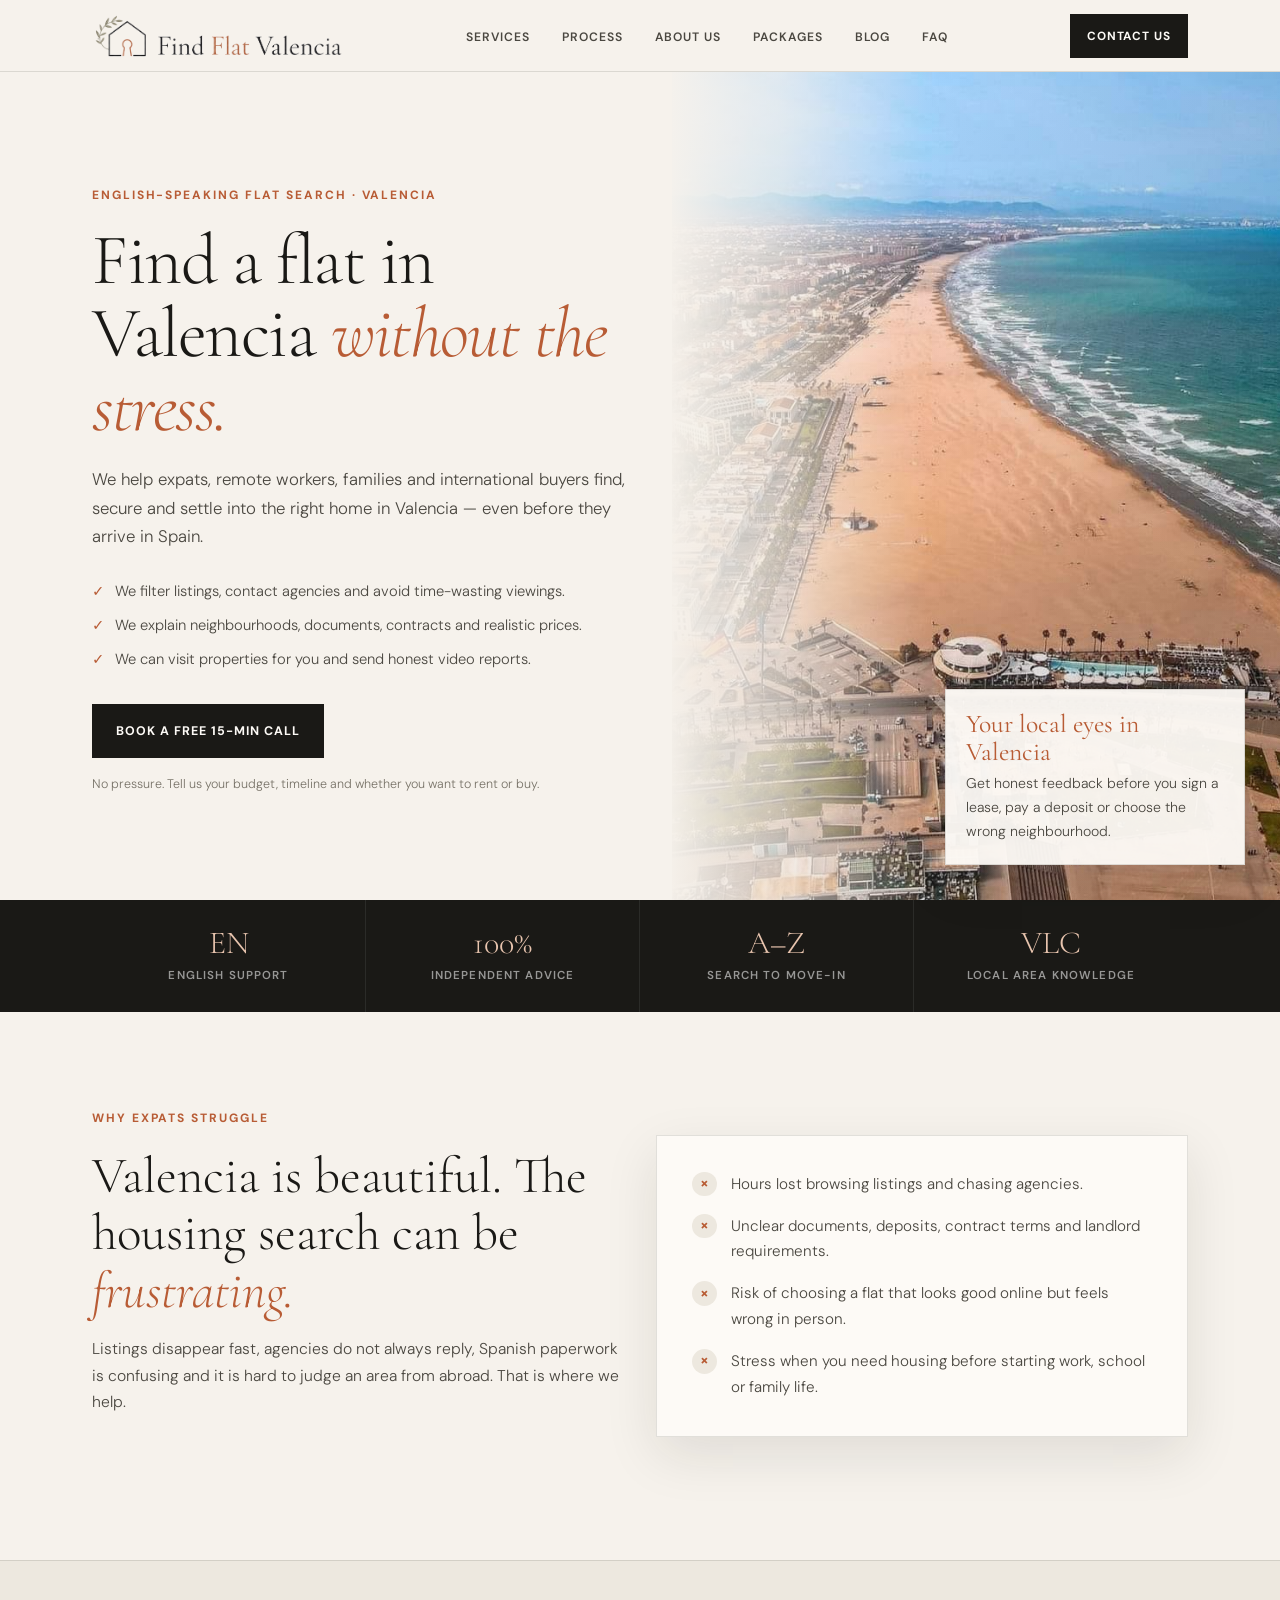
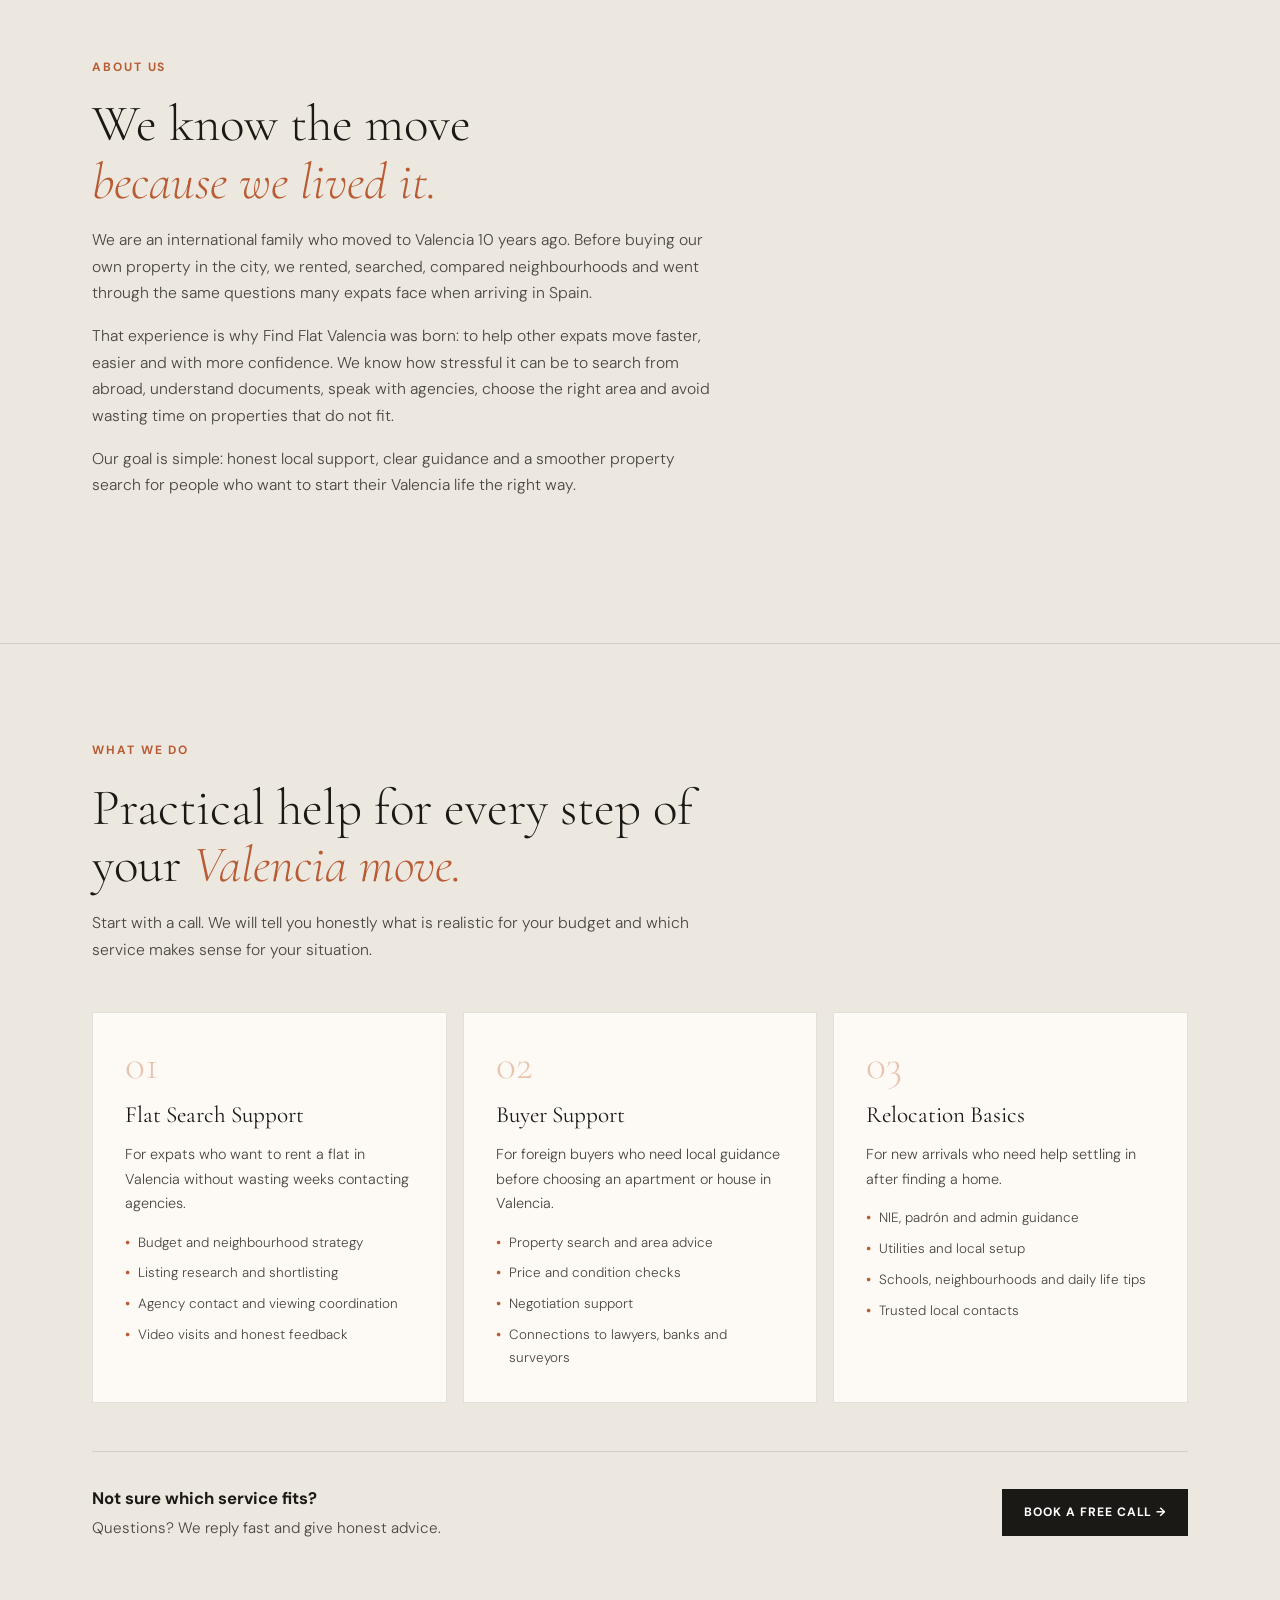
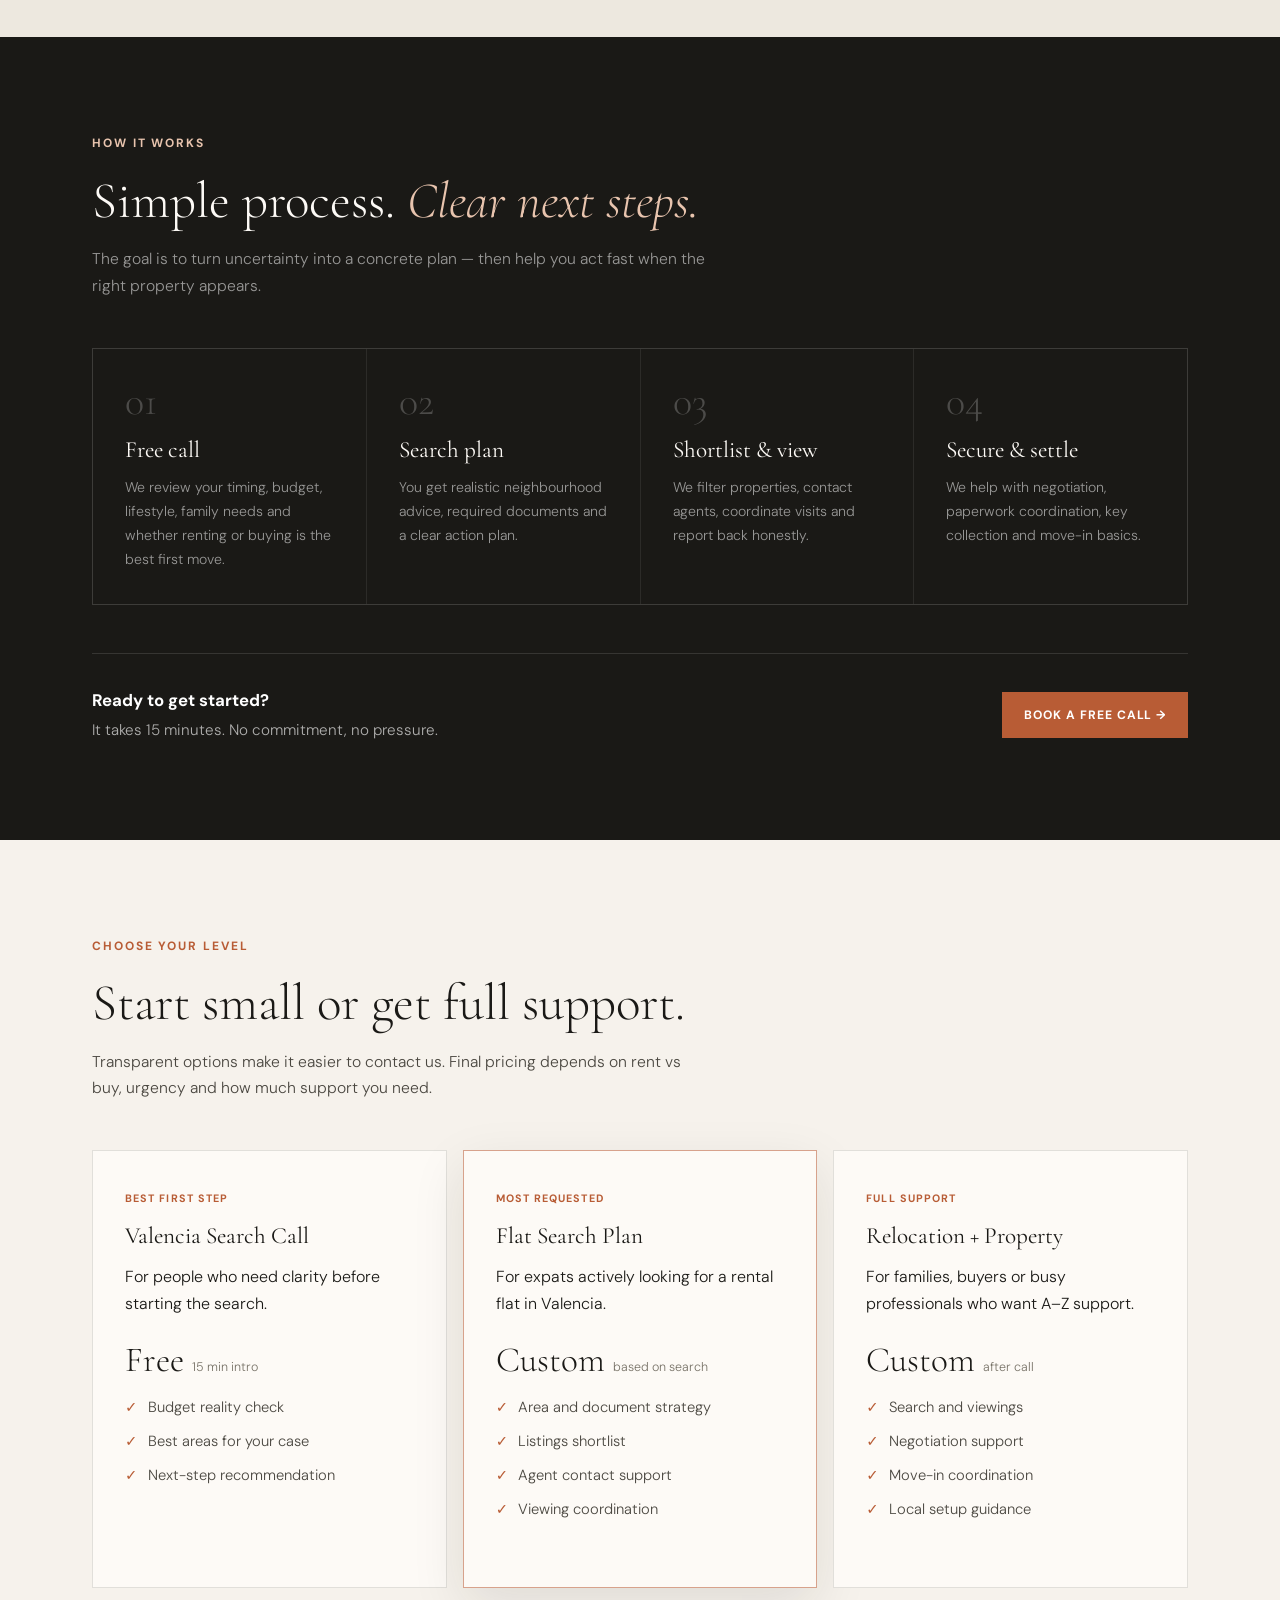
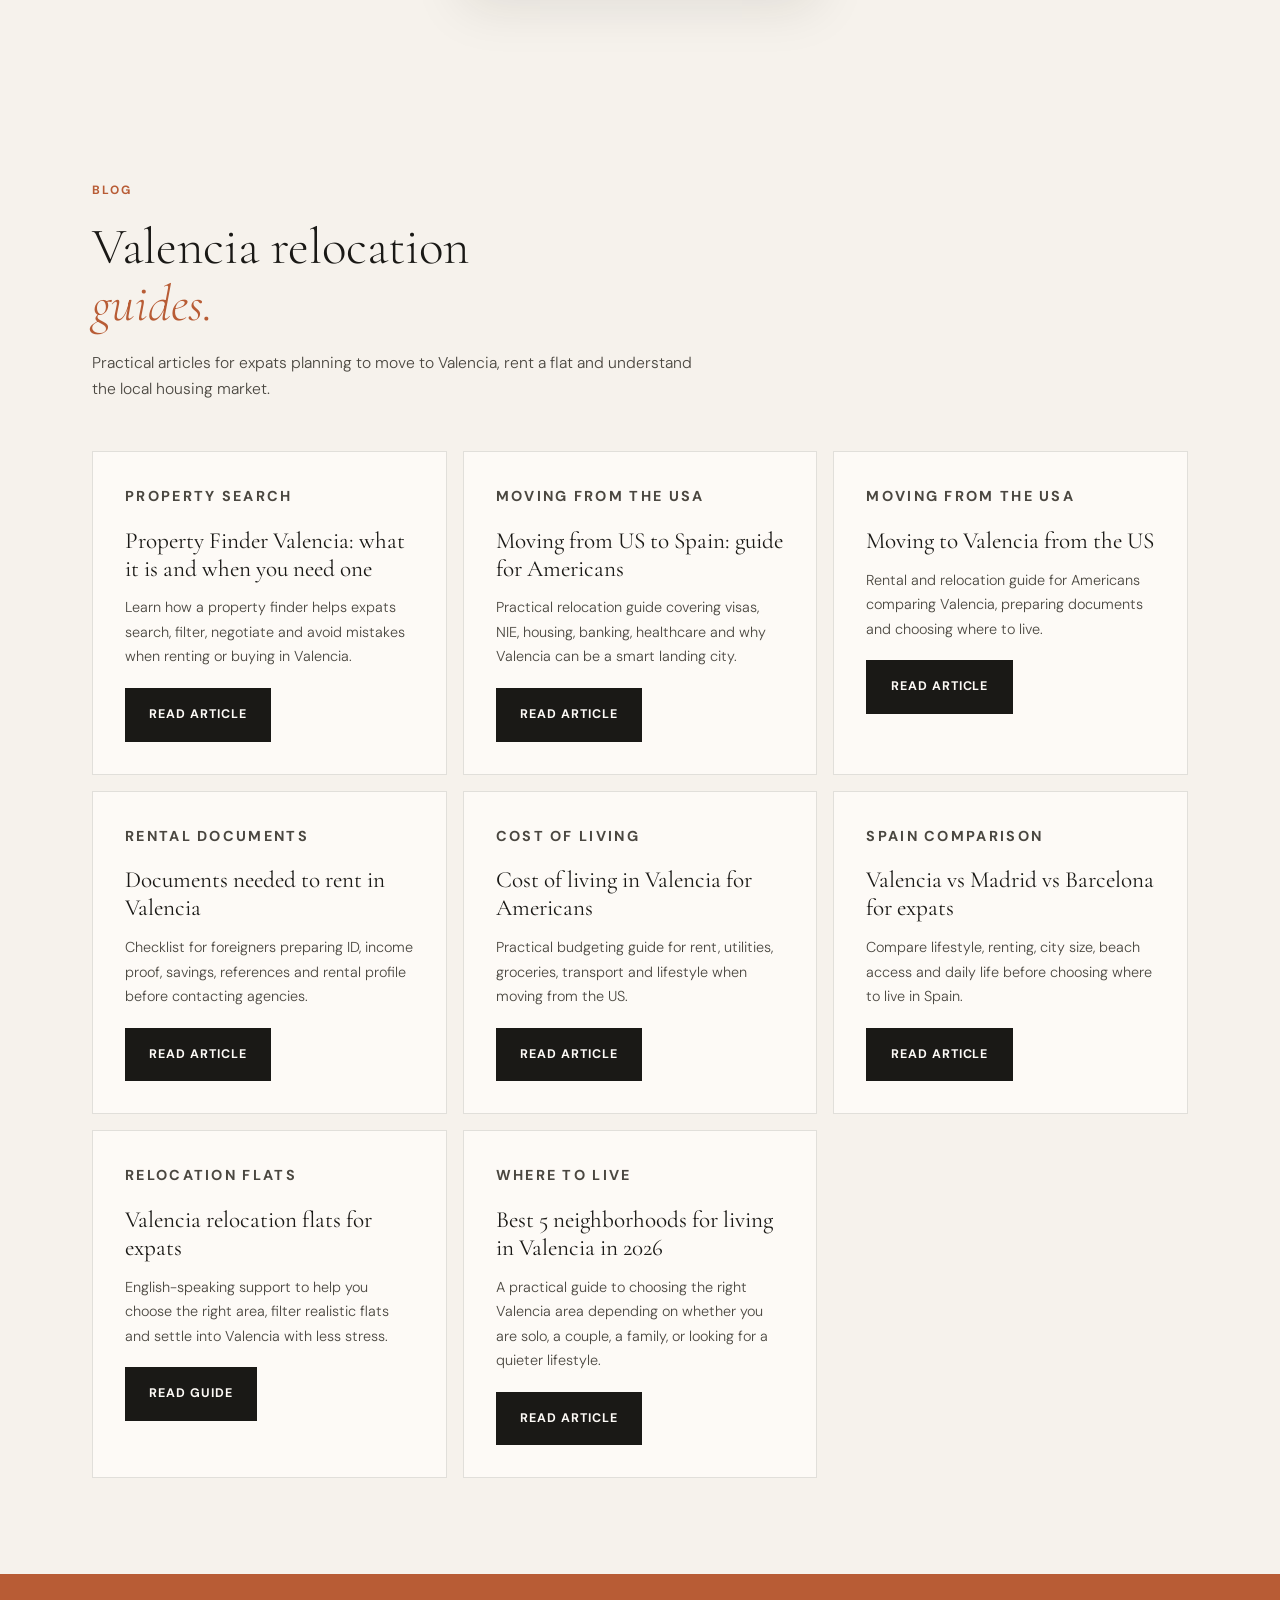
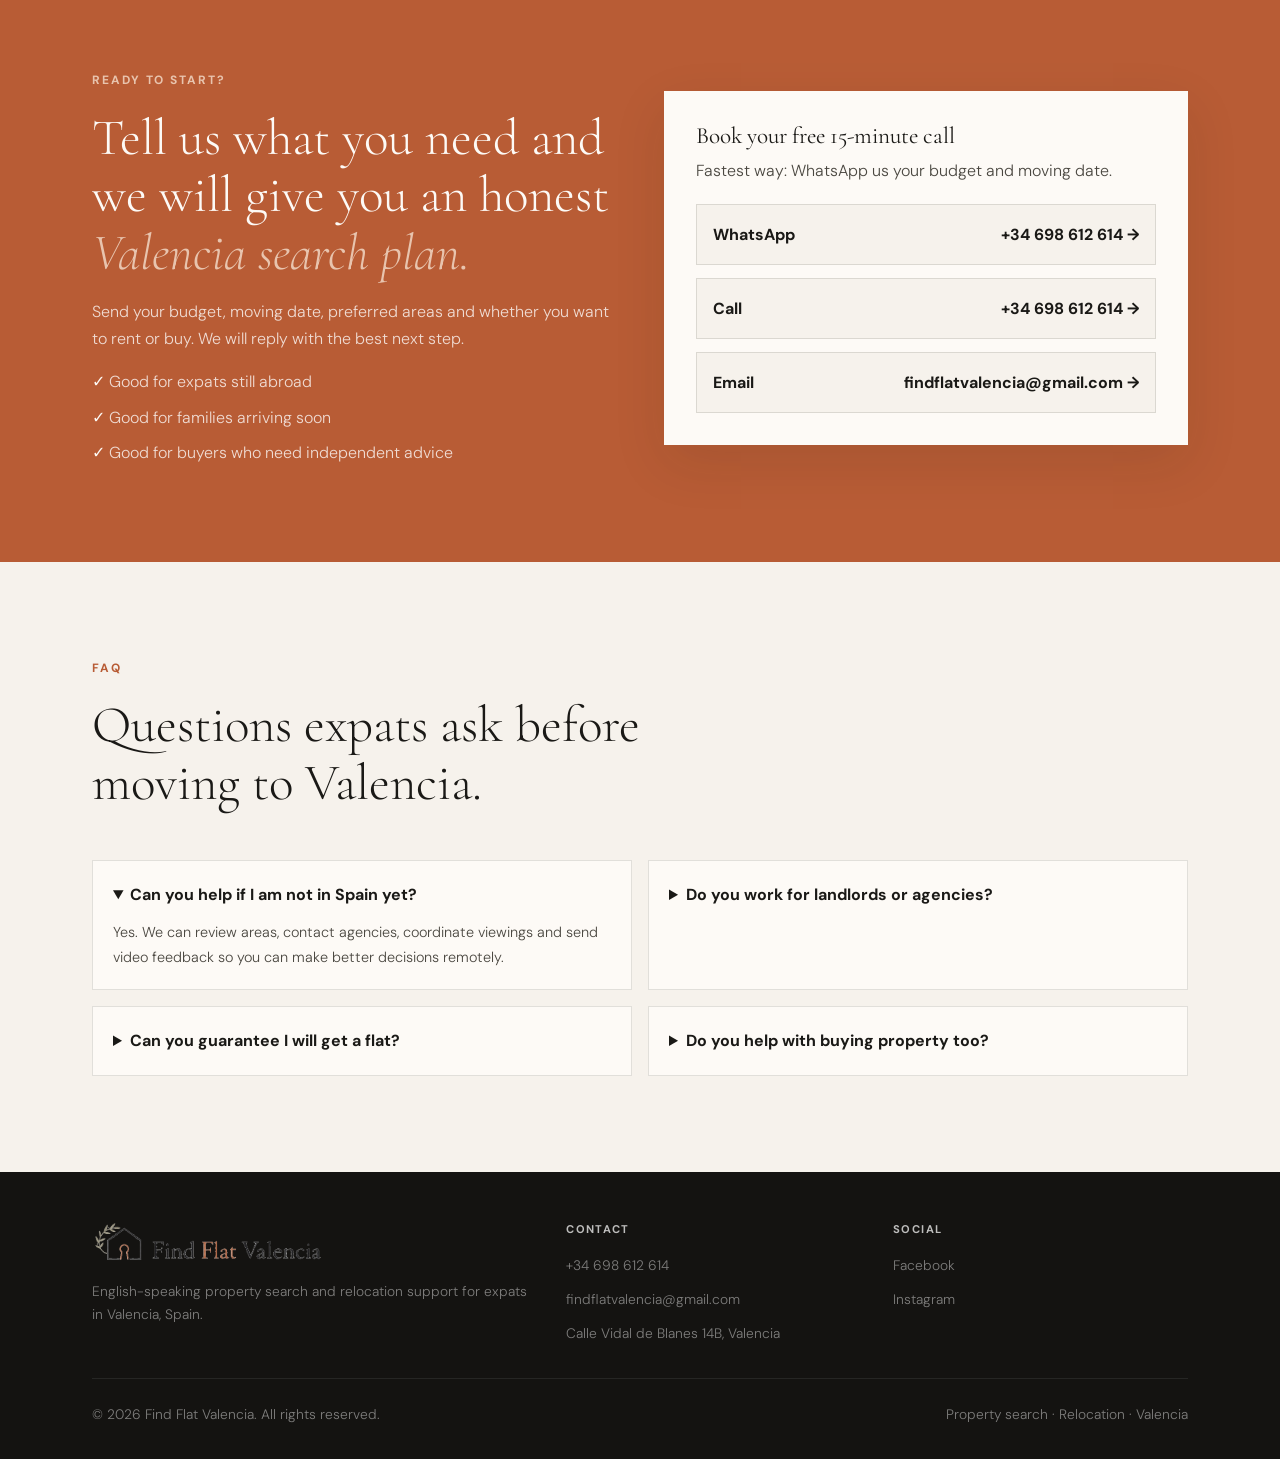
<file: index.html>
<!DOCTYPE html>
<html lang="en">
<head>
 <meta charset="UTF-8" />
 <meta name="viewport" content="width=device-width, initial-scale=1.0" />

 <title>Find Flat Valencia | Property Finder for Expats</title>
 <meta name="description" content="English-speaking flat search and relocation support in Valencia, Spain. Practical guides for expats moving to Valencia, renting as foreigners and choosing the right neighbourhood." />
 <meta name="keywords" content="find flat Valencia, rent flat Valencia expats, moving to Valencia, renting in Valencia as a foreigner, Valencia relocation support, Valencia expat neighborhoods" />
 <link rel="canonical" href="https://findflatvalencia.com/" />
  <!-- Favicons / browser tab icon -->
  <link rel="icon" href="/favicon.ico" sizes="any" />
  <link rel="icon" type="image/png" sizes="16x16" href="/favicon-16x16.png" />
  <link rel="icon" type="image/png" sizes="32x32" href="/favicon-32x32.png" />
  <link rel="icon" type="image/png" sizes="48x48" href="/favicon-48x48.png" />
  <link rel="icon" type="image/png" sizes="96x96" href="/favicon-96x96.png" />
  <link rel="apple-touch-icon" sizes="180x180" href="/apple-touch-icon.png" />
  <link rel="manifest" href="/site.webmanifest" />
  <meta name="theme-color" content="#F6F2EC" />
<link rel="sitemap" type="application/xml" href="/sitemap.xml" />

 <!-- FIX: og:image añadido + og:locale corregido -->
 <meta property="og:type" content="website" />
 <meta property="og:title" content="Find a Flat in Valencia as an Expat | Find Flat Valencia" />
 <meta property="og:description" content="English-speaking property search and relocation support for expats moving to Valencia." />
 <meta property="og:url" content="https://findflatvalencia.com/" />
 <meta property="og:image" content="https://findflatvalencia.com/fbok2-og.jpg" />
 <meta property="og:locale" content="en_GB" />
 <meta property="og:locale:alternate" content="es_ES" />
 <meta name="twitter:card" content="summary_large_image" />
 <meta name="twitter:image" content="https://findflatvalencia.com/fbok2-og.jpg" />

 <!-- FIX: JSON-LD separado del JS — script limpio -->
 <!-- Google tag (gtag.js) -->
 <script async src="https://www.googletagmanager.com/gtag/js?id=G-WXRTTDJ2RX"></script>
 <script>
  window.dataLayer = window.dataLayer || [];
  function gtag(){dataLayer.push(arguments);}
  gtag('js', new Date());
  gtag('config', 'G-WXRTTDJ2RX');
 </script>

 <link rel="preconnect" href="https://fonts.googleapis.com" />
 <link rel="preconnect" href="https://fonts.gstatic.com" crossorigin />
 <link href="https://fonts.googleapis.com/css2?family=Cormorant+Garamond:ital,wght@0,300;0,400;0,500;0,600;1,400&family=DM+Sans:wght@300;400;500;600;700&display=swap" rel="stylesheet" />

 <style>
  *, *::before, *::after { box-sizing: border-box; margin: 0; padding: 0; }
  :root {
   --bg: #F6F2EC;
   --bg2: #EDE8DF;
   --dark: #1A1916;
   --mid: #4A4740;
   --muted: #777267;
   --accent: #B85C35;
   --accent2: #E8C4AE;
   --white: #FDFAF6;
   --border: rgba(26,25,22,.12);
   --shadow: 0 18px 50px rgba(26,25,22,.10);
   --display: 'Cormorant Garamond', Georgia, serif;
   --body: 'DM Sans', system-ui, sans-serif;
   --max: 1160px;
  }
  html { scroll-behavior: smooth; }
  body { font-family: var(--body); background: var(--bg); color: var(--dark); line-height: 1.7; font-weight: 300; -webkit-font-smoothing: antialiased; }
  a { color: inherit; }
  .container { max-width: var(--max); margin: 0 auto; padding: 0 2rem; }

  /* ── NAV ── */
  .site-nav {
   position: sticky; top: 0; z-index: 50;
   height: 72px;
   background: #F6F2EC;
   border-bottom: 1px solid var(--border);
  }
  .nav-inner {
   max-width: var(--max); height: 72px; margin: 0 auto;
   padding: 0 2rem;
   display: flex; align-items: center; justify-content: space-between; gap: 1.5rem;
  }
  .logo {
   display: inline-flex; align-items: center; text-decoration: none; line-height: 1;
   font-family: var(--display); font-size: 1.35rem; font-weight: 500; letter-spacing: .01em; white-space: nowrap;
  }
  .logo img { display: block; height: 48px; width: auto; object-fit: contain; }
  .logo span { color: var(--accent); }

  /* Desktop nav links */
  .nav-links { display: flex; gap: 2rem; list-style: none; align-items: center; }
  .nav-links a { text-decoration: none; color: var(--mid); text-transform: uppercase; letter-spacing: .08em; font-size: .76rem; font-weight: 600; }
  .nav-links a:hover { color: var(--accent); }

  /* Desktop CTA */
  .nav-cta { display: inline-flex; align-items: center; justify-content: center; background: var(--dark); color: var(--white); padding: .75rem 1.05rem; text-decoration: none; text-transform: uppercase; letter-spacing: .08em; font-size: .74rem; font-weight: 700; white-space: nowrap; }
  .nav-cta:hover { background: var(--accent); }


  /* ── HERO ── */
  .hero { min-height: calc(100vh - 72px); display: grid; grid-template-columns: 1.05fr .95fr; }
  .hero-copy { padding: 5.5rem 2rem 5rem max(2rem, calc((100vw - var(--max))/2 + 2rem)); display: flex; flex-direction: column; justify-content: center; }
  .eyebrow { color: var(--accent); text-transform: uppercase; letter-spacing: .16em; font-size: .75rem; font-weight: 700; margin-bottom: 1.2rem; }
  h1 { font-family: var(--display); font-size: clamp(3rem, 5.6vw, 5.2rem); line-height: 1.02; font-weight: 300; letter-spacing: -.02em; margin-bottom: 1.35rem; }
  h1 em, h2 em { color: var(--accent); font-style: italic; }
  .hero-sub { color: var(--mid); font-size: 1.05rem; max-width: 560px; margin-bottom: 1.75rem; }
  .hero-pain { display: grid; gap: .55rem; margin: 0 0 2rem; list-style: none; max-width: 560px; }
  .hero-pain li { color: var(--mid); font-size: .92rem; display: flex; gap: .65rem; align-items: flex-start; }
  .hero-pain li::before { content: "✓"; color: var(--accent); font-weight: 700; margin-top: .02rem; }
  .actions { display: flex; gap: .9rem; flex-wrap: wrap; align-items: center; }
  .btn { display: inline-flex; align-items: center; justify-content: center; gap: .45rem; padding: .95rem 1.45rem; text-decoration: none; border: 1px solid transparent; text-transform: uppercase; letter-spacing: .08em; font-size: .78rem; font-weight: 700; min-height: 48px; }
  .btn-primary { background: var(--dark); color: var(--white); }
  .btn-primary:hover { background: var(--accent); }
  .btn-secondary { background: transparent; border-color: var(--border); color: var(--dark); }
  .btn-secondary:hover { border-color: var(--accent); color: var(--accent); }
  .microcopy { margin-top: 1rem; color: var(--muted); font-size: .78rem; }
  .hero-media { min-height: 520px; position: relative; background-image: url('valencia-landing-hero-v2.jpg'); background-size: cover; background-position: center 32%; background-repeat: no-repeat; }
  .hero-media::before { content:""; position:absolute; inset:0; background: linear-gradient(90deg, rgba(246,242,236,.98) 0%, rgba(246,242,236,.72) 18%, rgba(246,242,236,.08) 42%, rgba(26,25,22,.10) 100%), linear-gradient(180deg, rgba(255,255,255,.06) 0%, rgba(26,25,22,.10) 100%); }
  .hero-card { position: absolute; right: 2.2rem; bottom: 2.2rem; background: rgba(253,250,246,.95); border: 1px solid var(--border); box-shadow: var(--shadow); padding: 1.25rem; width: min(300px, calc(100% - 4rem)); }
  .hero-card strong { display: block; font-family: var(--display); color: var(--accent); font-size: 1.6rem; font-weight: 400; line-height: 1.1; margin-bottom: .35rem; }
  .hero-card p { color: var(--mid); font-size: .88rem; }

  /* ── TRUST ── */
  .trust { background: var(--dark); color: var(--white); }
  .trust-grid { display: grid; grid-template-columns: repeat(4, 1fr); }
  .trust-item { padding: 1.7rem 1rem; border-right: 1px solid rgba(255,255,255,.08); text-align: center; }
  .trust-item:last-child { border-right: 0; }
  .trust-item strong { display: block; font-family: var(--display); font-size: 2rem; font-weight: 300; color: var(--accent2); line-height: 1; }
  .trust-item span { display: block; margin-top: .4rem; color: rgba(255,255,255,.55); font-size: .72rem; text-transform: uppercase; letter-spacing: .1em; font-weight: 600; }

  /* ── SECTIONS ── */
  section { padding: 6rem 0; }
  .section-head { max-width: 680px; margin-bottom: 3rem; }
  h2 { font-family: var(--display); font-size: clamp(2.1rem, 4vw, 3.45rem); line-height: 1.12; font-weight: 300; margin-bottom: 1rem; }
  .section-text { color: var(--mid); font-size: .98rem; max-width: 620px; }
  .problem-grid { display: grid; grid-template-columns: 1fr 1fr; gap: 2rem; align-items: center; }
  .problem-box { background: var(--white); border: 1px solid var(--border); padding: 2.2rem; box-shadow: var(--shadow); }
  .problem-list { list-style: none; display: grid; gap: 1rem; }
  .problem-list li { display: flex; gap: .85rem; color: var(--mid); font-size: .95rem; }
  .problem-list li::before { content: "×"; width: 1.55rem; height: 1.55rem; border-radius: 50%; background: var(--bg2); color: var(--accent); display: inline-flex; align-items: center; justify-content: center; flex: 0 0 auto; font-weight: 700; }
  .services { background: var(--bg2); }
  .cards { display: grid; grid-template-columns: repeat(3, 1fr); gap: 1rem; }
  .card { background: var(--white); border: 1px solid var(--border); padding: 2rem; min-height: 100%; }
  .card-num { font-family: var(--display); color: var(--accent2); font-size: 2.6rem; line-height: 1; margin-bottom: 1rem; }
  h3 { font-family: var(--display); font-weight: 400; font-size: 1.45rem; line-height: 1.2; margin-bottom: .75rem; }
  .card p { color: var(--mid); font-size: .9rem; }
  .card ul { margin-top: 1rem; list-style: none; display: grid; gap: .5rem; }
  .card li { color: var(--mid); font-size: .84rem; display: flex; gap: .5rem; }
  .card li::before { content: "•"; color: var(--accent); font-weight: 700; }
  .process { background: var(--dark); color: var(--white); }
  .process .section-text { color: rgba(255,255,255,.55); }
  .steps { display: grid; grid-template-columns: repeat(4, 1fr); gap: 1px; background: rgba(255,255,255,.08); border: 1px solid rgba(255,255,255,.08); }
  .step { background: var(--dark); padding: 2rem; }
  .step strong { display: block; font-family: var(--display); font-size: 2.5rem; line-height: 1; color: rgba(255,255,255,.22); margin-bottom: 1rem; font-weight: 300; }
  .step h3 { color: var(--white); }
  .step p { color: rgba(255,255,255,.55); font-size: .88rem; }
  .packages-grid { display: grid; grid-template-columns: repeat(3, 1fr); gap: 1rem; }
  .package { background: var(--white); border: 1px solid var(--border); padding: 2rem; position: relative; }
  .package.featured { border-color: rgba(184,92,53,.55); box-shadow: var(--shadow); }
  .tag { display: inline-block; color: var(--accent); font-weight: 700; letter-spacing: .1em; font-size: .67rem; text-transform: uppercase; margin-bottom: 1rem; }
  .price { font-family: var(--display); font-size: 2.2rem; color: var(--dark); margin: .8rem 0 .3rem; }
  .price small { font-family: var(--body); font-size: .78rem; color: var(--muted); }
  .lead { background: var(--accent); color: var(--white); }
  .lead-grid { display: grid; grid-template-columns: 1fr 1fr; gap: 3rem; align-items: center; }
  .lead h2 em { color: var(--accent2); }
  .lead p, .lead li { color: rgba(255,255,255,.78); }
  .lead ul { list-style: none; display: grid; gap: .5rem; margin-top: 1rem; }
  .lead li::before { content: "✓ "; color: var(--white); font-weight: 700; }
  .lead-box { background: var(--white); color: var(--dark); padding: 2rem; box-shadow: var(--shadow); }
  .lead-box h3 { margin-bottom: .4rem; }
  .lead-box p { color: var(--mid); }
  .contact-options { display: grid; gap: .8rem; margin-top: 1.2rem; }
  .contact-options a { text-decoration: none; padding: 1rem; border: 1px solid var(--border); background: var(--bg); font-weight: 700; color: var(--dark); display: flex; justify-content: space-between; align-items: center; }
  .contact-options a:hover { border-color: var(--accent); color: var(--accent); }
  .faq-grid { display: grid; grid-template-columns: repeat(2, 1fr); gap: 1rem; }
  details { background: var(--white); border: 1px solid var(--border); padding: 1.25rem; }
  summary { cursor: pointer; font-weight: 700; color: var(--dark); }
  details p { color: var(--mid); margin-top: .75rem; font-size: .9rem; }
  .about { background: var(--bg2); border-top: 1px solid var(--border); border-bottom: 1px solid var(--border); }
  .about .section-head { max-width: 820px; }
  .about .section-text + .section-text { margin-top: 1rem; }
  footer { background: #141311; color: rgba(255,255,255,.45); padding: 3rem 0 2rem; }
  .footer-grid { display: grid; grid-template-columns: 1.5fr 1fr 1fr; gap: 2rem; border-bottom: 1px solid rgba(255,255,255,.08); padding-bottom: 2rem; }
  .footer-brand { display: flex; align-items: center; margin-bottom: 1rem; }
  .footer-brand img { display: block; height: 44px; width: auto; object-fit: contain; }
  footer p, footer a { color: rgba(255,255,255,.45); font-size: .86rem; text-decoration: none; }
  footer a:hover { color: var(--accent2); }
  footer h4 { color: rgba(255,255,255,.72); text-transform: uppercase; letter-spacing: .12em; font-size: .7rem; margin-bottom: .75rem; }
  footer ul { list-style: none; display: grid; gap: .45rem; }
  .footer-bottom { display: flex; justify-content: space-between; gap: 1rem; padding-top: 1.5rem; flex-wrap: wrap; }

  /* ── MOBILE ── */
  @media (max-width: 860px) {
   body { overflow-x: hidden; }
   .site-nav { height: 64px; }
   .nav-inner { height: 64px; padding: 0 1rem; }
   .logo img { height: 38px; }
   .nav-links { display: none; }
   .nav-cta { display: none; }

   .hero { min-height: auto; grid-template-columns: 1fr; }
   .hero-copy { padding: 2.5rem 1.1rem 2rem; }
   h1 { font-size: clamp(2.5rem, 11vw, 3.5rem); line-height: 1.04; }
   .hero-sub { font-size: .97rem; margin-bottom: 1.2rem; }
   .hero-pain { gap: .45rem; margin-bottom: 1.4rem; }
   .hero-pain li { font-size: .88rem; }
   .actions { flex-direction: column; align-items: stretch; gap: .6rem; }
   .btn { width: 100%; min-height: 52px; justify-content: center; }
   .hero-media { order: -1; min-height: 260px; background-position: center 22%; }
   .hero-media::before { background: linear-gradient(180deg, rgba(26,25,22,.06) 0%, rgba(26,25,22,.20) 100%); }
   .hero-card { right: 1rem; left: 1rem; bottom: 1rem; width: auto; padding: 1rem; }
   .hero-card strong { font-size: 1.2rem; }

   section { padding: 3.5rem 0; }
   .container { padding-inline: 1.1rem; }
   h2 { font-size: clamp(1.9rem, 9vw, 2.6rem); }
   .section-head { margin-bottom: 1.75rem; }

   .trust-grid { grid-template-columns: repeat(2, 1fr); }
   .trust-item { padding: 1.2rem .75rem; }
   .trust-item strong { font-size: 1.5rem; }

   .problem-grid, .lead-grid { grid-template-columns: 1fr; gap: 1.25rem; }
   .problem-box, .lead-box, .card, .package { padding: 1.25rem; }
   .cards, .packages-grid { grid-template-columns: 1fr; gap: .75rem; }
   .steps { grid-template-columns: 1fr; background: transparent; border: none; gap: 1px; }
   .faq-grid { grid-template-columns: 1fr; }
   .footer-grid { grid-template-columns: 1fr; gap: 1.4rem; }
   .footer-bottom { flex-direction: column; }
   footer { padding-bottom: 3rem; }
  }

  @media (max-width: 480px) {
   .hero-card { display: none; }
   .trust-grid { grid-template-columns: 1fr; }
   .trust-item { border-right: 0; border-bottom: 1px solid rgba(255,255,255,.08); }
   .trust-item:last-child { border-bottom: 0; }
  }

  /* ════════════════════════════════════════
     HAMBURGER MENU — written from scratch
     Strategy: overlay is a direct child of
     <body>, completely separate from <nav>.
     No backdrop-filter anywhere. Fully opaque.
  ════════════════════════════════════════ */

  /* 1. Button — hidden on desktop */
  #hbg-btn {
    display: none;
    width: 44px;
    height: 44px;
    background: var(--dark);
    border: none;
    cursor: pointer;
    flex-shrink: 0;
    align-items: center;
    justify-content: center;
    flex-direction: column;
    gap: 5px;
    padding: 0;
  }
  #hbg-btn .bar {
    display: block;
    width: 22px;
    height: 2px;
    background: #fff;
    transition: transform .22s ease, opacity .22s ease;
    transform-origin: center;
  }
  #hbg-btn.open .bar:nth-child(1) { transform: translateY(7px) rotate(45deg); }
  #hbg-btn.open .bar:nth-child(2) { opacity: 0; }
  #hbg-btn.open .bar:nth-child(3) { transform: translateY(-7px) rotate(-45deg); }

  /* 2. Full-screen overlay — direct child of body, z-index above everything */
  #hbg-overlay {
    visibility: hidden;
    opacity: 0;
    position: fixed;
    inset: 0;
    z-index: 9999;
    background: rgba(0, 0, 0, 0.5);
    transition: opacity .25s ease, visibility .25s ease;
  }
  #hbg-overlay.open {
    visibility: visible;
    opacity: 1;
  }

  /* 3. Side panel — slides in from right, 100% solid color */
  #hbg-panel {
    position: absolute;
    top: 0;
    right: 0;
    bottom: 0;
    width: min(78vw, 300px);
    background: #F6F2EC;
    display: flex;
    flex-direction: column;
    transform: translateX(100%);
    transition: transform .28s ease;
    overflow-y: auto;
  }
  #hbg-overlay.open #hbg-panel {
    transform: translateX(0);
  }

  /* 4. Panel header */
  #hbg-panel .ph-head {
    display: flex;
    align-items: center;
    justify-content: space-between;
    padding: 0 1rem;
    height: 64px;
    border-bottom: 1px solid var(--border);
    flex-shrink: 0;
  }
  #hbg-panel .ph-head img { height: 35px; width: auto; }
  #hbg-close {
    width: 36px;
    height: 36px;
    background: var(--dark);
    color: #fff;
    border: none;
    cursor: pointer;
    font-size: 1.2rem;
    line-height: 1;
    display: flex;
    align-items: center;
    justify-content: center;
    flex-shrink: 0;
  }

  /* 5. Nav links inside panel */
  #hbg-panel nav ul {
    list-style: none;
    padding: .25rem 0;
    flex: 1;
  }
  #hbg-panel nav ul li {
    border-bottom: 1px solid var(--border);
  }
  #hbg-panel nav ul li a {
    display: block;
    padding: 1rem 1.25rem;
    text-decoration: none;
    color: var(--dark);
    text-transform: uppercase;
    letter-spacing: .1em;
    font-size: .82rem;
    font-weight: 600;
  }
  #hbg-panel nav ul li a:hover {
    color: var(--accent);
    background: var(--bg2);
  }

  /* 6. CTA at bottom of panel */
  #hbg-panel .ph-cta {
    padding: 1.25rem;
    flex-shrink: 0;
  }
  #hbg-panel .ph-cta a {
    display: block;
    background: var(--dark);
    color: #fff;
    text-align: center;
    padding: 1rem;
    text-decoration: none;
    text-transform: uppercase;
    letter-spacing: .1em;
    font-size: .82rem;
    font-weight: 800;
  }
  #hbg-panel .ph-cta a:hover { background: var(--accent); }

  /* 7. Show button on mobile, hide desktop nav links */
  @media (max-width: 860px) {
    #hbg-btn    { display: inline-flex; }
    .nav-links  { display: none !important; }
    .nav-cta    { display: none !important; }
  }


  /* ── INLINE CTA STRIP ── */
  .inline-cta {
    border-top: 1px solid var(--border);
    margin-top: 3rem;
    padding-top: 2rem;
    display: flex;
    align-items: center;
    justify-content: space-between;
    gap: 1.5rem;
    flex-wrap: wrap;
  }
  .inline-cta p {
    color: var(--mid);
    font-size: .95rem;
    margin: 0;
  }
  .inline-cta p strong {
    color: var(--dark);
    display: block;
    font-size: 1.05rem;
    margin-bottom: .2rem;
  }
  .inline-cta .btn-inline {
    display: inline-flex;
    align-items: center;
    gap: .45rem;
    white-space: nowrap;
    text-decoration: none;
    background: var(--dark);
    color: #fff;
    padding: .8rem 1.35rem;
    text-transform: uppercase;
    letter-spacing: .08em;
    font-size: .76rem;
    font-weight: 700;
    flex-shrink: 0;
    transition: background .18s ease;
  }
  .inline-cta .btn-inline:hover { background: var(--accent); }
  @media (max-width: 600px) {
    .inline-cta { flex-direction: column; align-items: flex-start; }
    .inline-cta .btn-inline { width: 100%; justify-content: center; }
  }

  </style>
<script type="application/ld+json">
{
  "@context": "https://schema.org",
  "@type": "LocalBusiness",
  "name": "Find Flat Valencia",
  "description": "English-speaking property search and relocation support for expats in Valencia, Spain.",
  "url": "https://findflatvalencia.com",
  "telephone": "+34698612614",
  "email": "findflatvalencia@gmail.com",
  "address": {
    "@type": "PostalAddress",
    "streetAddress": "Calle Vidal de Blanes 14B",
    "addressLocality": "Valencia",
    "addressCountry": "ES"
  },
  "areaServed": "Valencia, Spain",
  "serviceType": [
    "Flat Search",
    "Property Search",
    "Relocation Support",
    "Property Management"
  ],
  "sameAs": [
    "https://www.facebook.com/FindFlatValencia/",
    "https://www.instagram.com/find_flat_valencia/"
  ],
  "image": "https://findflatvalencia.com/fbok2-og.jpg"
}
</script>
<script type="application/ld+json">
{
  "@context": "https://schema.org",
  "@type": "FAQPage",
  "mainEntity": [
    {
      "@type": "Question",
      "name": "Can you help if I am not in Spain yet?",
      "acceptedAnswer": {
        "@type": "Answer",
        "text": "Yes. We can review areas, contact agencies, coordinate viewings and send video feedback so you can make better decisions remotely."
      }
    },
    {
      "@type": "Question",
      "name": "Do you work for landlords or agencies?",
      "acceptedAnswer": {
        "@type": "Answer",
        "text": "No. Find Flat Valencia gives independent support for expats, renters and buyers looking for a property in Valencia."
      }
    },
    {
      "@type": "Question",
      "name": "Can you guarantee I will get a flat?",
      "acceptedAnswer": {
        "@type": "Answer",
        "text": "No one can honestly guarantee that. We help you prepare better, act faster and avoid unsuitable options."
      }
    },
    {
      "@type": "Question",
      "name": "Do you help with buying property too?",
      "acceptedAnswer": {
        "@type": "Answer",
        "text": "Yes. We can support international buyers with search strategy, area advice, viewings, local contacts and practical steps."
      }
    }
  ]
}
</script>
  <link rel="stylesheet" href="style.css" />
</head>
<body>

<nav class="site-nav" aria-label="Main navigation">
  <div class="nav-inner">
    <a class="logo" href="index.html" aria-label="Find Flat Valencia home">
      <img src="find-flat-valencia-logo-official.png" alt="Find Flat Valencia">
    </a>
    <ul class="nav-links">
      <li><a href="#services">Services</a></li>
      <li><a href="#process">Process</a></li>
      <li><a href="#about">About us</a></li>
      <li><a href="#packages">Packages</a></li>
      <li><a href="#areas">Blog</a></li>
      <li><a href="#faq">FAQ</a></li>
    </ul>
    <a class="nav-cta" href="#contact">Contact us</a>
    <button class="ffv-menu-btn" type="button" aria-label="Open menu" aria-expanded="false">
  <span></span>
  <span></span>
  <span></span>
</button>
</div>
</nav>


<div class="ffv-mobile-overlay" aria-hidden="true">
  <div class="ffv-mobile-panel" role="dialog" aria-modal="true" aria-label="Mobile navigation">
    <div class="ffv-mobile-head">
      <img src="find-flat-valencia-logo-official.png" alt="Find Flat Valencia">
      <button class="ffv-close-btn" type="button" aria-label="Close menu">×</button>
    </div>
    <nav class="ffv-mobile-nav" aria-label="Mobile navigation">
      <ul>
        <li><a href="index.html#services">Services</a></li>
        <li><a href="index.html#process">Process</a></li>
        <li><a href="index.html#about">About us</a></li>
        <li><a href="index.html#packages">Packages</a></li>
        <li><a href="index.html#areas">Blog</a></li>
        <li><a href="index.html#faq">FAQ</a></li>
        <li><a href="valencia-relocation-flats.html">Relocation flats</a></li>
        <li><a href="contact/">Contact</a></li>
      </ul>
    </nav>
    <div class="ffv-mobile-cta">
      <a href="https://docs.google.com/forms/d/e/1FAIpQLSdxXPG-dzI2IXyH8CfDdJmxdlSp20rvUesakMLwTe5v26tiOw/viewform?usp=publish-editor" target="_blank" rel="noopener">Book free call</a>
    </div>
  </div>
</div>
<!-- HAMBURGER OVERLAY — direct child of body, fully independent from nav -->
</div>

<header class="hero">
  <div class="hero-copy">
   <p class="eyebrow">English-speaking flat search · Valencia</p>
   <h1>Find a flat in Valencia <em>without the stress.</em></h1>
   <p class="hero-sub">We help expats, remote workers, families and international buyers find, secure and settle into the right home in Valencia — even before they arrive in Spain.</p>
   <ul class="hero-pain">
    <li>We filter listings, contact agencies and avoid time-wasting viewings.</li>
    <li>We explain neighbourhoods, documents, contracts and realistic prices.</li>
    <li>We can visit properties for you and send honest video reports.</li>
   </ul>
   <div class="actions">
    <a class="btn btn-primary" href="https://docs.google.com/forms/d/e/1FAIpQLSdxXPG-dzI2IXyH8CfDdJmxdlSp20rvUesakMLwTe5v26tiOw/viewform?usp=publish-editor" target="_blank" rel="noopener">Book a free 15-min call</a>
   </div>
   <p class="microcopy">No pressure. Tell us your budget, timeline and whether you want to rent or buy.</p>
  </div>
  <div class="hero-media" aria-label="Sunny street in Valencia">
   <div class="hero-card">
    <strong>Your local eyes in Valencia</strong>
    <p>Get honest feedback before you sign a lease, pay a deposit or choose the wrong neighbourhood.</p>
   </div>
  </div>
 </header>

 <div class="trust" aria-label="Key reasons to trust Find Flat Valencia">
  <div class="container trust-grid">
   <div class="trust-item"><strong>EN</strong><span>English support</span></div>
   <div class="trust-item"><strong>100%</strong><span>Independent advice</span></div>
   <div class="trust-item"><strong>A–Z</strong><span>Search to move-in</span></div>
   <div class="trust-item"><strong>VLC</strong><span>Local area knowledge</span></div>
  </div>
 </div>

 <section id="problem">
  <div class="container problem-grid">
   <div class="section-head">
    <p class="eyebrow">Why expats struggle</p>
    <h2>Valencia is beautiful. The housing search can be <em>frustrating.</em></h2>
    <p class="section-text">Listings disappear fast, agencies do not always reply, Spanish paperwork is confusing and it is hard to judge an area from abroad. That is where we help.</p>
   </div>
   <div class="problem-box">
    <ul class="problem-list">
     <li>Hours lost browsing listings and chasing agencies.</li>
     <li>Unclear documents, deposits, contract terms and landlord requirements.</li>
     <li>Risk of choosing a flat that looks good online but feels wrong in person.</li>
     <li>Stress when you need housing before starting work, school or family life.</li>
    </ul>
   </div>
  </div>
 </section>

 <section id="about" class="about">
  <div class="container">
   <div class="section-head">
    <p class="eyebrow">About us</p>
    <h2>We know the move<br><em>because we lived it.</em></h2>
    <p class="section-text">
     We are an international family who moved to Valencia 10 years ago. Before buying our own property in the city, we rented, searched, compared neighbourhoods and went through the same questions many expats face when arriving in Spain.
    </p>
    <p class="section-text">
     That experience is why Find Flat Valencia was born: to help other expats move faster, easier and with more confidence. We know how stressful it can be to search from abroad, understand documents, speak with agencies, choose the right area and avoid wasting time on properties that do not fit.
    </p>
    <p class="section-text">
     Our goal is simple: honest local support, clear guidance and a smoother property search for people who want to start their Valencia life the right way.
    </p>
   </div>
  </div>
 </section>

 <section id="services" class="services">
  <div class="container">
   <div class="section-head">
    <p class="eyebrow">What we do</p>
    <h2>Practical help for every step of your <em>Valencia move.</em></h2>
    <p class="section-text">Start with a call. We will tell you honestly what is realistic for your budget and which service makes sense for your situation.</p>
   </div>
   <div class="cards">
    <article class="card">
     <div class="card-num">01</div>
     <h3>Flat Search Support</h3>
     <p>For expats who want to rent a flat in Valencia without wasting weeks contacting agencies.</p>
     <ul>
      <li>Budget and neighbourhood strategy</li>
      <li>Listing research and shortlisting</li>
      <li>Agency contact and viewing coordination</li>
      <li>Video visits and honest feedback</li>
     </ul>
    </article>
    <article class="card">
     <div class="card-num">02</div>
     <h3>Buyer Support</h3>
     <p>For foreign buyers who need local guidance before choosing an apartment or house in Valencia.</p>
     <ul>
      <li>Property search and area advice</li>
      <li>Price and condition checks</li>
      <li>Negotiation support</li>
      <li>Connections to lawyers, banks and surveyors</li>
     </ul>
    </article>
    <article class="card">
     <div class="card-num">03</div>
     <h3>Relocation Basics</h3>
     <p>For new arrivals who need help settling in after finding a home.</p>
     <ul>
      <li>NIE, padrón and admin guidance</li>
      <li>Utilities and local setup</li>
      <li>Schools, neighbourhoods and daily life tips</li>
      <li>Trusted local contacts</li>
     </ul>
    </article>
   </div>

   <!-- CTA strip after Services -->
   <div class="inline-cta">
    <p>
     <strong>Not sure which service fits?</strong>
     Questions? We reply fast and give honest advice.
    </p>
    <a class="btn-inline" href="https://docs.google.com/forms/d/e/1FAIpQLSdxXPG-dzI2IXyH8CfDdJmxdlSp20rvUesakMLwTe5v26tiOw/viewform?usp=publish-editor" target="_blank" rel="noopener">Book a free call &rarr;</a>
   </div>

  </div>
 </section>

 <section id="process" class="process">
  <div class="container">
   <div class="section-head">
    <p class="eyebrow" style="color:var(--accent2)">How it works</p>
    <h2>Simple process. <em style="color:var(--accent2)">Clear next steps.</em></h2>
    <p class="section-text">The goal is to turn uncertainty into a concrete plan — then help you act fast when the right property appears.</p>
   </div>
   <div class="steps">
    <article class="step"><strong>01</strong><h3>Free call</h3><p>We review your timing, budget, lifestyle, family needs and whether renting or buying is the best first move.</p></article>
    <article class="step"><strong>02</strong><h3>Search plan</h3><p>You get realistic neighbourhood advice, required documents and a clear action plan.</p></article>
    <article class="step"><strong>03</strong><h3>Shortlist &amp; view</h3><p>We filter properties, contact agents, coordinate visits and report back honestly.</p></article>
    <article class="step"><strong>04</strong><h3>Secure &amp; settle</h3><p>We help with negotiation, paperwork coordination, key collection and move-in basics.</p></article>
   </div>

   <!-- CTA strip after Process -->
   <div class="inline-cta" style="border-color:rgba(255,255,255,.12);">
    <p style="color:rgba(255,255,255,.65);">
     <strong style="color:#fff;">Ready to get started?</strong>
     It takes 15 minutes. No commitment, no pressure.
    </p>
    <a class="btn-inline" href="https://docs.google.com/forms/d/e/1FAIpQLSdxXPG-dzI2IXyH8CfDdJmxdlSp20rvUesakMLwTe5v26tiOw/viewform?usp=publish-editor" target="_blank" rel="noopener" style="background:var(--accent);">Book a free call &rarr;</a>
   </div>

  </div>
 </section>

 <section id="packages">
  <div class="container">
   <div class="section-head">
    <p class="eyebrow">Choose your level</p>
    <h2>Start small or get full support.</h2>
    <p class="section-text">Transparent options make it easier to contact us. Final pricing depends on rent vs buy, urgency and how much support you need.</p>
   </div>
   <div class="packages-grid">
    <article class="package">
     <span class="tag">Best first step</span>
     <h3>Valencia Search Call</h3>
     <p>For people who need clarity before starting the search.</p>
     <p class="price">Free <small>15 min intro</small></p>
     <ul class="hero-pain"><li>Budget reality check</li><li>Best areas for your case</li><li>Next-step recommendation</li></ul>
    </article>
    <article class="package featured">
     <span class="tag">Most requested</span>
     <h3>Flat Search Plan</h3>
     <p>For expats actively looking for a rental flat in Valencia.</p>
     <p class="price">Custom <small>based on search</small></p>
     <ul class="hero-pain"><li>Area and document strategy</li><li>Listings shortlist</li><li>Agent contact support</li><li>Viewing coordination</li></ul>
    </article>
    <article class="package">
     <span class="tag">Full support</span>
     <h3>Relocation + Property</h3>
     <p>For families, buyers or busy professionals who want A–Z support.</p>
     <p class="price">Custom <small>after call</small></p>
     <ul class="hero-pain"><li>Search and viewings</li><li>Negotiation support</li><li>Move-in coordination</li><li>Local setup guidance</li></ul>
    </article>
   </div>
  </div>
 </section>

 <section id="areas" class="areas">
  <div class="container">
   <div class="section-head">
    <p class="eyebrow">Blog</p>
    <h2>Valencia relocation<br><em>guides.</em></h2>
    <p class="section-text">Practical articles for expats planning to move to Valencia, rent a flat and understand the local housing market.</p>
   </div>
   <div class="cards">
    <article class="card">
     <p class="eyebrow">Property search</p>
     <h3>Property Finder Valencia: what it is and when you need one</h3>
     <p>Learn how a property finder helps expats search, filter, negotiate and avoid mistakes when renting or buying in Valencia.</p>
     <div class="actions" style="margin-top:1.2rem;">
      <a class="btn btn-primary" href="property-finder-valencia-when-you-need-one.html">Read article</a>
     </div>
    </article>
    <article class="card">
     <p class="eyebrow">Moving from the USA</p>
     <h3>Moving from US to Spain: guide for Americans</h3>
     <p>Practical relocation guide covering visas, NIE, housing, banking, healthcare and why Valencia can be a smart landing city.</p>
     <div class="actions" style="margin-top:1.2rem;">
      <a class="btn btn-primary" href="americans-moving-to-spain-main-tips.html">Read article</a>
     </div>
    </article>
    <article class="card">
 <p class="eyebrow">Moving from the USA</p>
 <h3>Moving to Valencia from the US</h3>
 <p>Rental and relocation guide for Americans comparing Valencia, preparing documents and choosing where to live.</p>
 <div class="actions" style="margin-top:1.2rem;">
  <a class="btn btn-primary" href="moving-to-valencia-from-us.html">Read article</a>
 </div>
</article>

<article class="card">
 <p class="eyebrow">Rental documents</p>
 <h3>Documents needed to rent in Valencia</h3>
 <p>Checklist for foreigners preparing ID, income proof, savings, references and rental profile before contacting agencies.</p>
 <div class="actions" style="margin-top:1.2rem;">
  <a class="btn btn-primary" href="documents-needed-to-rent-in-valencia.html">Read article</a>
 </div>
</article>

<article class="card">
 <p class="eyebrow">Cost of living</p>
 <h3>Cost of living in Valencia for Americans</h3>
 <p>Practical budgeting guide for rent, utilities, groceries, transport and lifestyle when moving from the US.</p>
 <div class="actions" style="margin-top:1.2rem;">
  <a class="btn btn-primary" href="cost-of-living-in-valencia-for-americans.html">Read article</a>
 </div>
</article>

<article class="card">
 <p class="eyebrow">Spain comparison</p>
 <h3>Valencia vs Madrid vs Barcelona for expats</h3>
 <p>Compare lifestyle, renting, city size, beach access and daily life before choosing where to live in Spain.</p>
 <div class="actions" style="margin-top:1.2rem;">
  <a class="btn btn-primary" href="valencia-vs-madrid-vs-barcelona-for-expats.html">Read article</a>
 </div>
</article>

    <article class="card">
     <p class="eyebrow">Relocation flats</p>
     <h3>Valencia relocation flats for expats</h3>
     <p>English-speaking support to help you choose the right area, filter realistic flats and settle into Valencia with less stress.</p>
     <div class="actions" style="margin-top:1.2rem;">
      <a class="btn btn-primary" href="valencia-relocation-flats.html">Read guide</a>
     </div>
    </article>

    <article class="card">
     <p class="eyebrow">Where to live</p>
     <h3>Best 5 neighborhoods for living in Valencia in 2026</h3>
     <p>A practical guide to choosing the right Valencia area depending on whether you are solo, a couple, a family, or looking for a quieter lifestyle.</p>
     <div class="actions" style="margin-top:1.2rem;">
      <a class="btn btn-primary" href="best-5-neighborhoods-valencia-2026.html">Read article</a>
     </div>
    </article>
   </div>
  </div>
 </section>

 <section class="lead" id="contact">
  <div class="container lead-grid">
   <div>
    <p class="eyebrow" style="color:var(--accent2)">Ready to start?</p>
    <h2>Tell us what you need and we will give you an honest <em>Valencia search plan.</em></h2>
    <p>Send your budget, moving date, preferred areas and whether you want to rent or buy. We will reply with the best next step.</p>
    <ul>
     <li>Good for expats still abroad</li>
     <li>Good for families arriving soon</li>
     <li>Good for buyers who need independent advice</li>
    </ul>
   </div>
   <div class="lead-box">
    <h3>Book your free 15-minute call</h3>
    <p>Fastest way: WhatsApp us your budget and moving date.</p>
    <div class="contact-options">
     <a href="https://docs.google.com/forms/d/e/1FAIpQLSdxXPG-dzI2IXyH8CfDdJmxdlSp20rvUesakMLwTe5v26tiOw/viewform?usp=publish-editor" target="_blank" rel="noopener"><span>WhatsApp</span><span>+34 698 612 614 →</span></a>
     <a href="tel:+34698612614"><span>Call</span><span>+34 698 612 614 →</span></a>
     <a href="mailto:findflatvalencia@gmail.com?subject=Free%2015-minute%20call%20-%20Valencia%20flat%20search&body=Hi%20Find%20Flat%20Valencia%2C%0A%0AI%20would%20like%20to%20book%20a%20free%2015-minute%20call.%0A%0AMoving%20date%3A%0ABudget%3A%0ARent%20or%20buy%3A%0APreferred%20areas%3A%0A%0AThank%20you!"><span>Email</span><span>findflatvalencia@gmail.com →</span></a>
    </div>
   </div>
  </div>
 </section>

 <section id="faq">
  <div class="container">
   <div class="section-head">
    <p class="eyebrow">FAQ</p>
    <h2>Questions expats ask before moving to Valencia.</h2>
   </div>
   <div class="faq-grid">
    <details open><summary>Can you help if I am not in Spain yet?</summary><p>Yes. We can review areas, contact agencies, coordinate viewings and send video feedback so you can make better decisions remotely.</p></details>
    <details><summary>Do you work for landlords or agencies?</summary><p>No. Our role is to support you. We aim to give honest, independent advice and help you avoid bad-fit properties.</p></details>
    <details><summary>Can you guarantee I will get a flat?</summary><p>No one can honestly guarantee that in a competitive market. What we can do is improve your search strategy, speed, documents and decision-making.</p></details>
    <details><summary>Do you help with buying property too?</summary><p>Yes. We can help buyers understand areas, prices, property condition, negotiation and connect with trusted legal and finance professionals.</p></details>
   </div>
  </div>
 </section>

 <footer>
  <div class="container">
   <div class="footer-grid">
    <div>
     <div class="footer-brand"><img src="find-flat-valencia-logo-official.png" alt="Find Flat Valencia logo"></div>
     <p>English-speaking property search and relocation support for expats in Valencia, Spain.</p>
    </div>
    <div>
     <h4>Contact</h4>
     <ul>
      <li><a href="tel:+34698612614">+34 698 612 614</a></li>
      <li><a href="mailto:findflatvalencia@gmail.com">findflatvalencia@gmail.com</a></li>
      <li><a href="https://maps.google.com/?q=Calle+Vidal+de+Blanes+14B+Valencia" target="_blank" rel="noopener">Calle Vidal de Blanes 14B, Valencia</a></li>
     </ul>
    </div>
    <div>
     <h4>Social</h4>
     <ul>
      <!-- FIX: URL de Facebook corregida (sin espacios) -->
      <li><a href="https://www.facebook.com/FindFlatValencia/" target="_blank" rel="noopener">Facebook</a></li>
      <li><a href="https://www.instagram.com/find_flat_valencia/" target="_blank" rel="noopener">Instagram</a></li>
     </ul>
    </div>
   </div>
   <div class="footer-bottom">
    <p>© 2026 Find Flat Valencia. All rights reserved.</p>
    <p>Property search · Relocation · Valencia</p>
   </div>
  </div>
 </footer>

 


  <script src="script.js" defer></script>
</body>
</html>
</file>
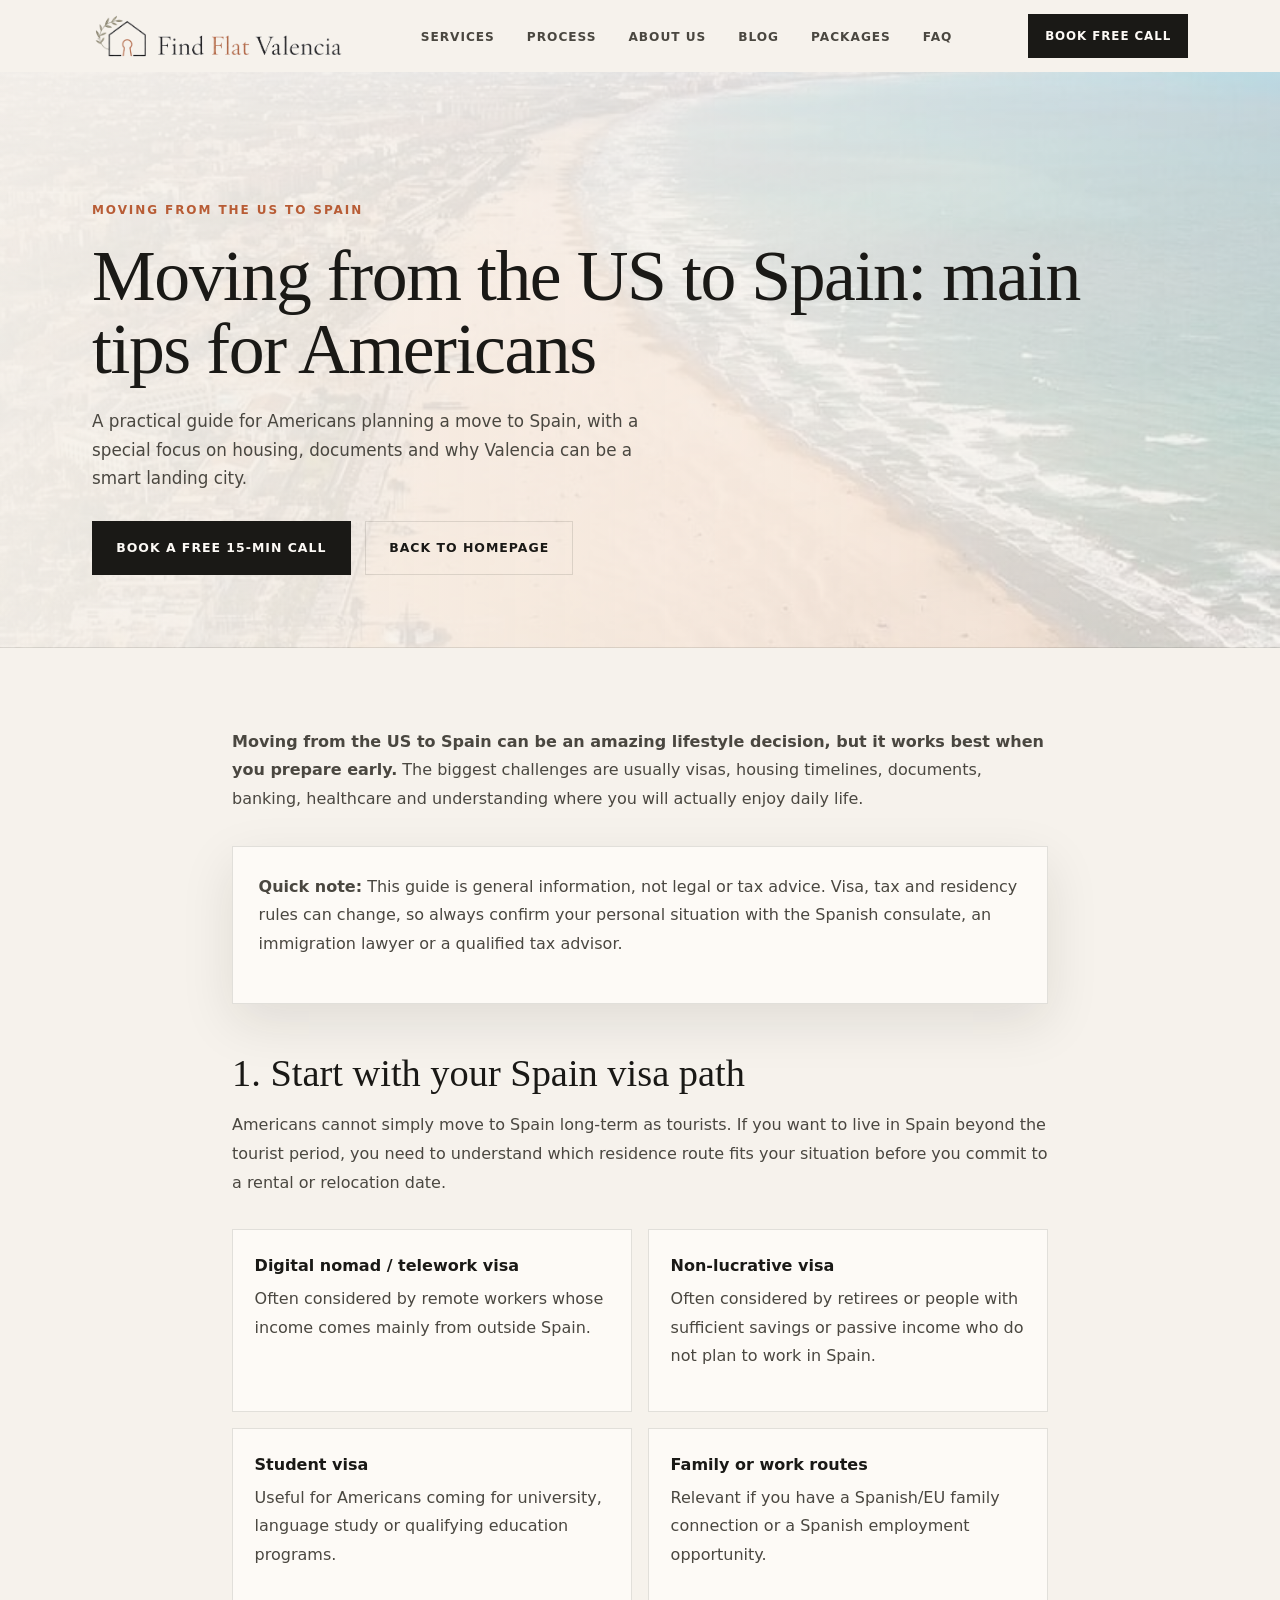
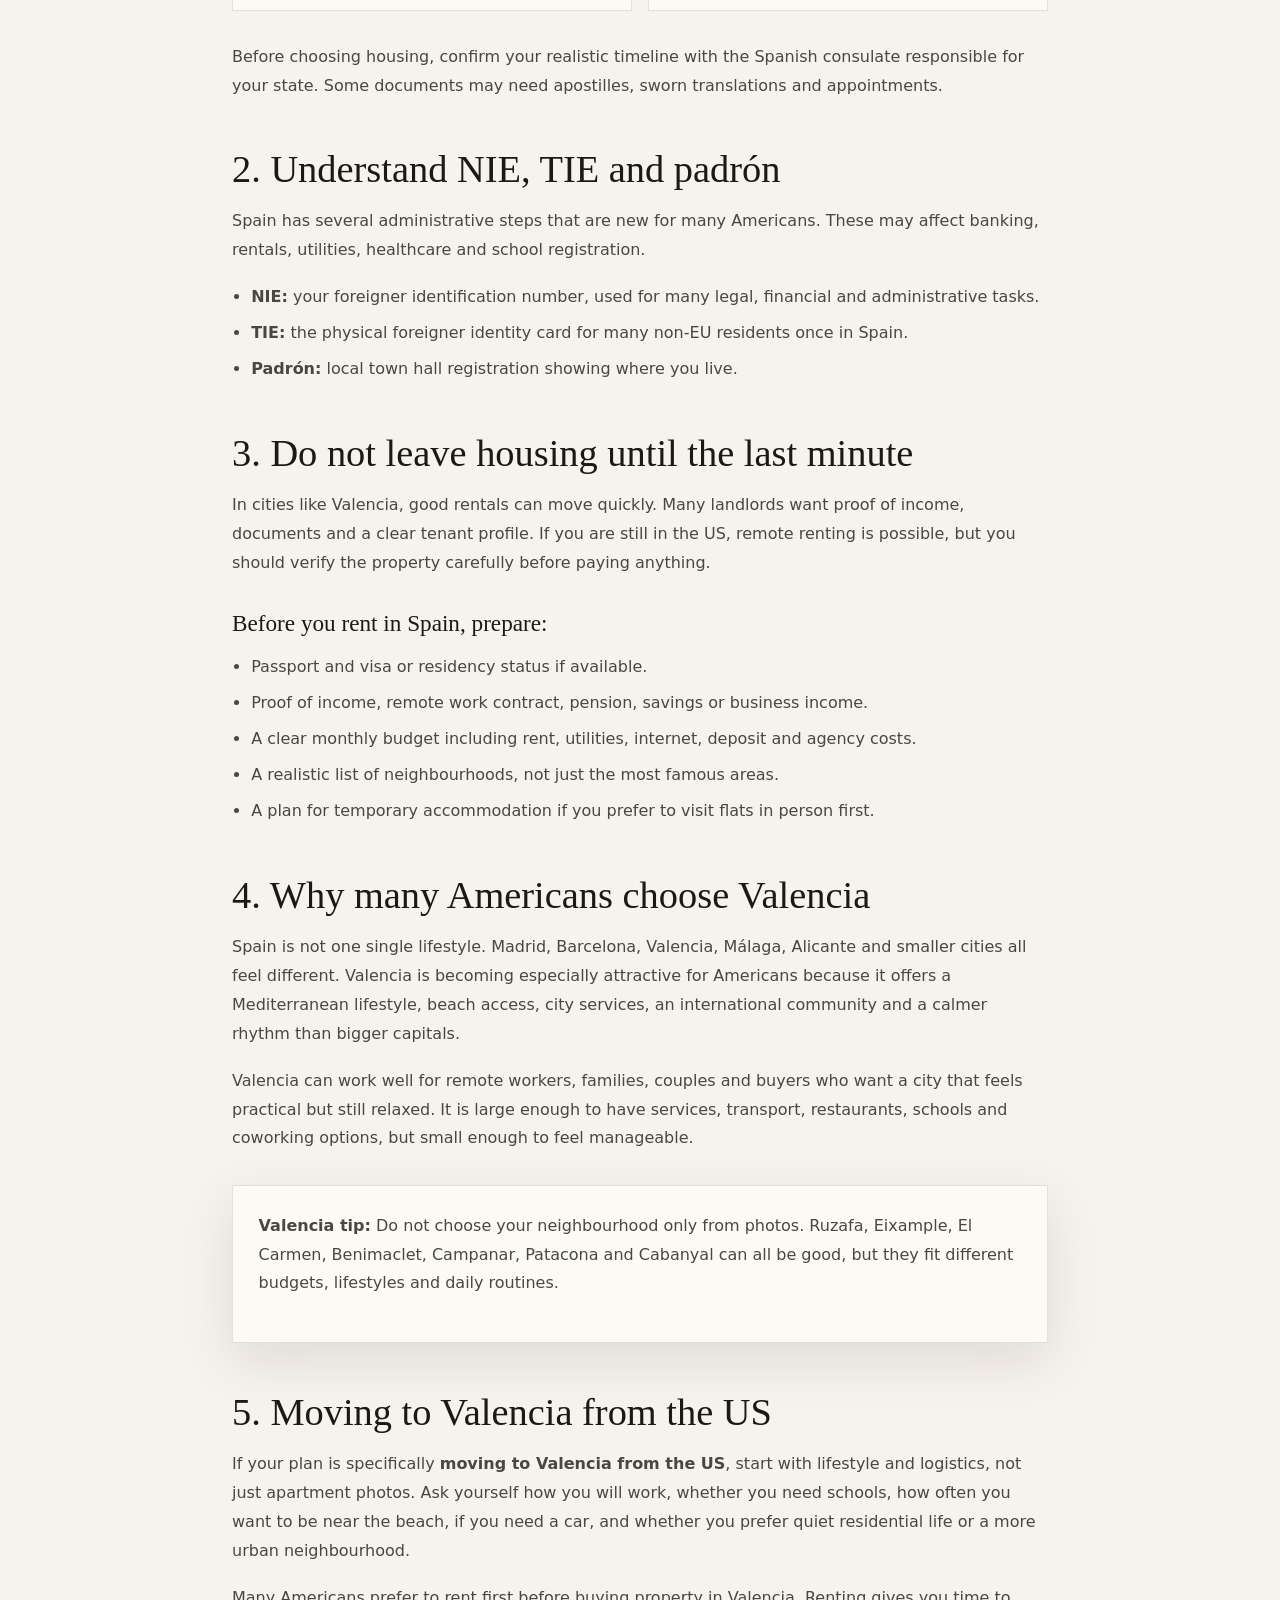
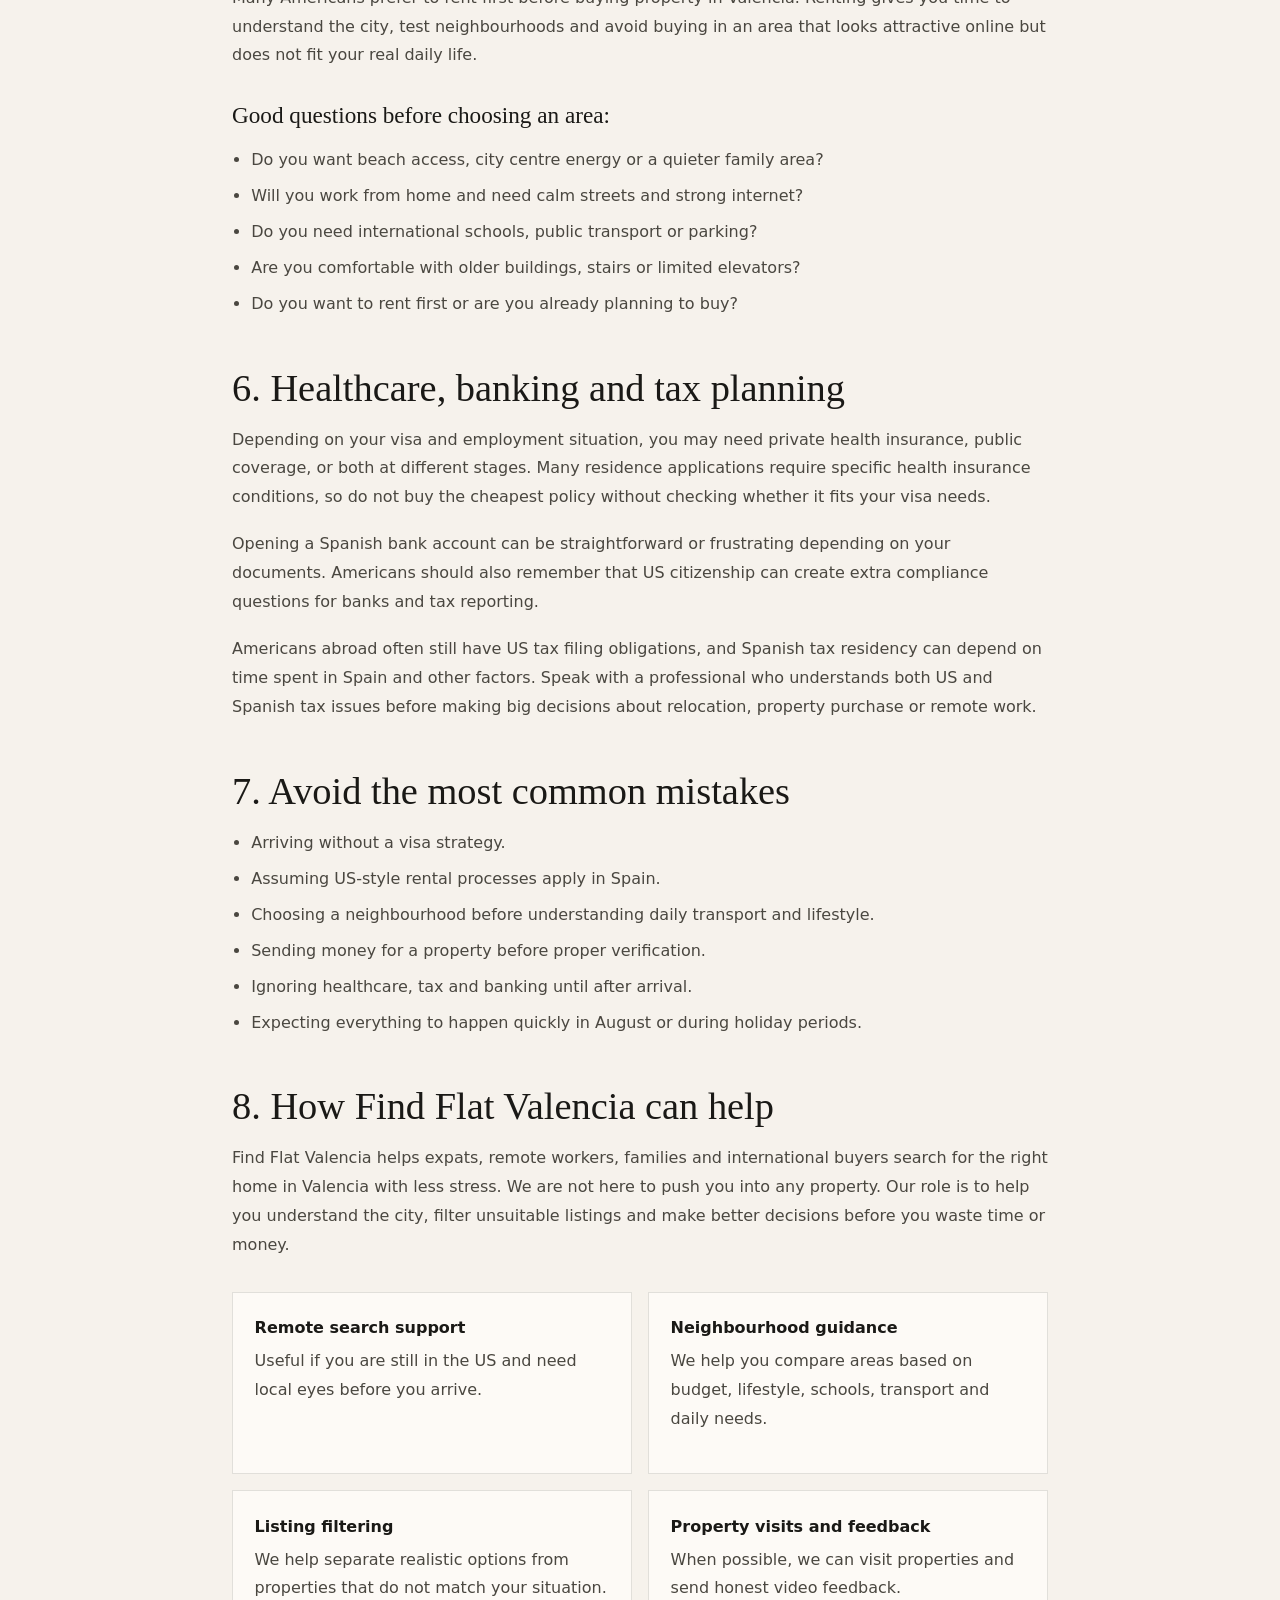
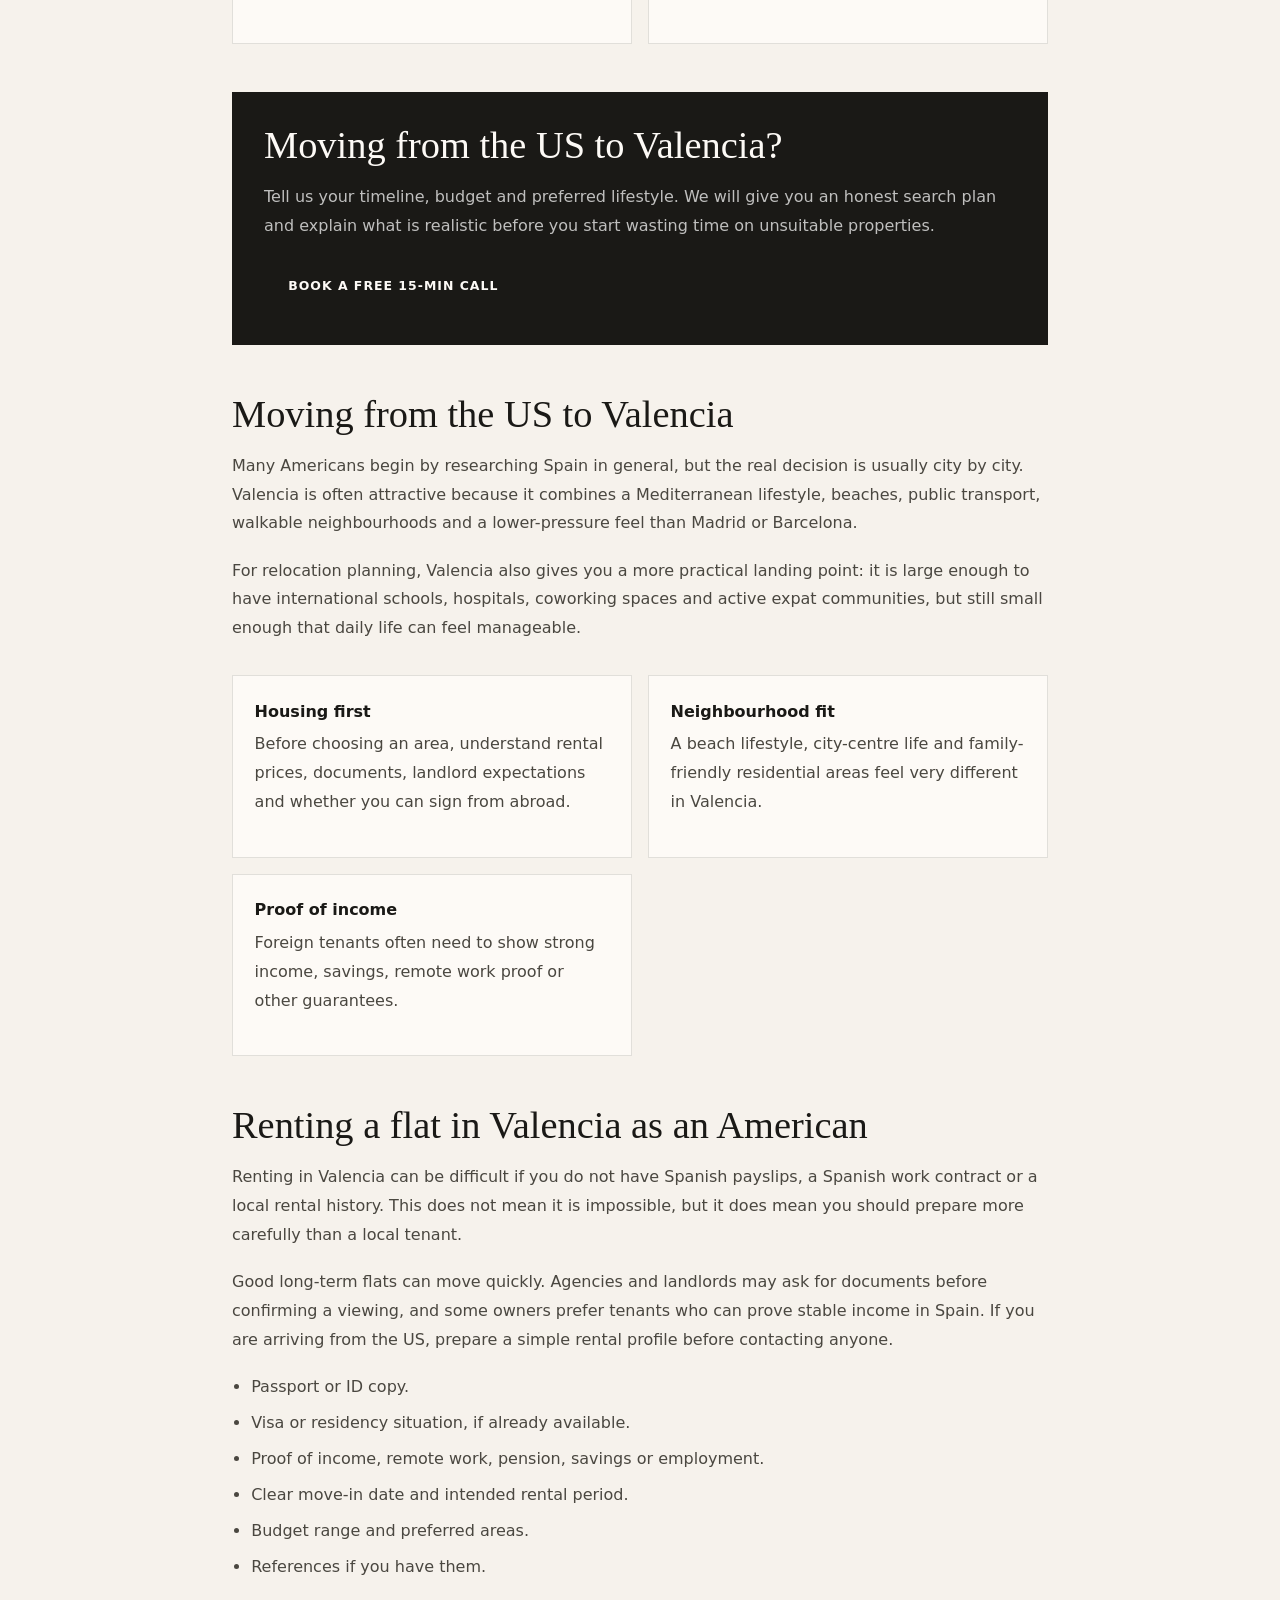
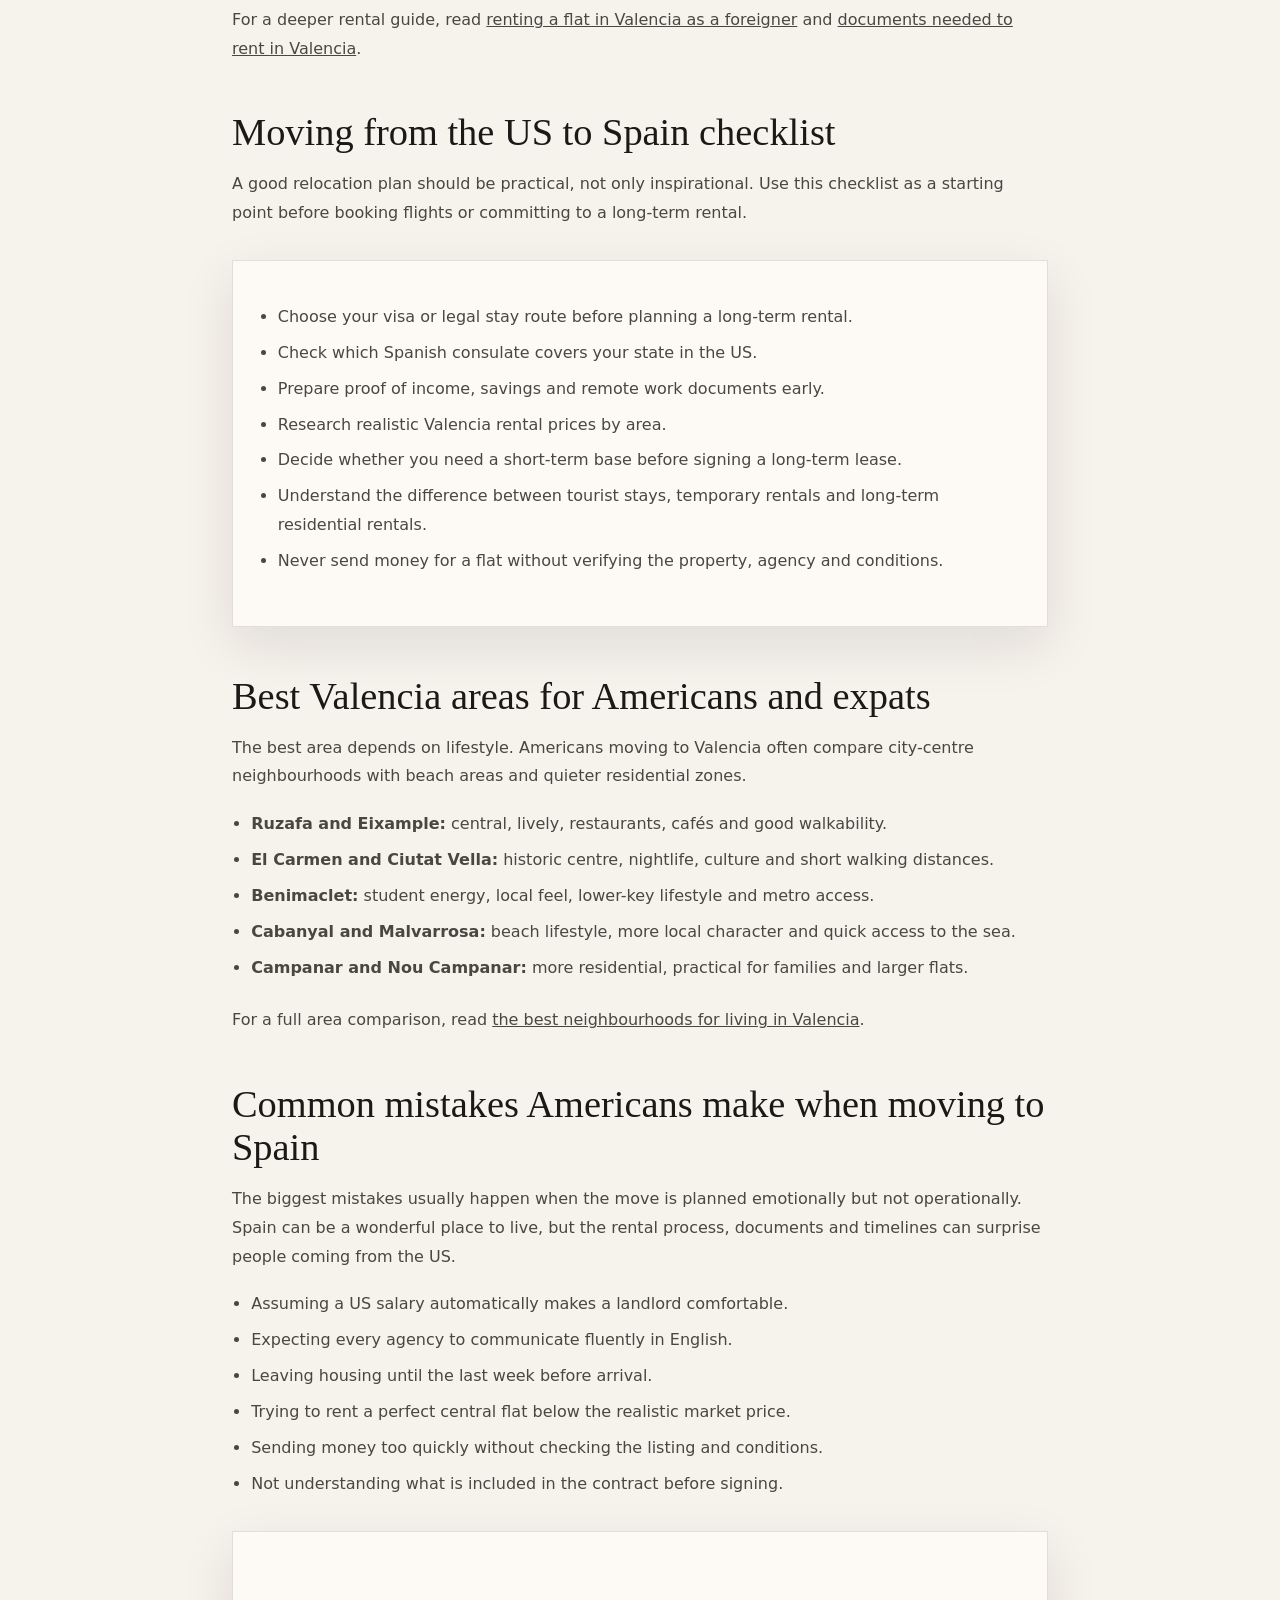
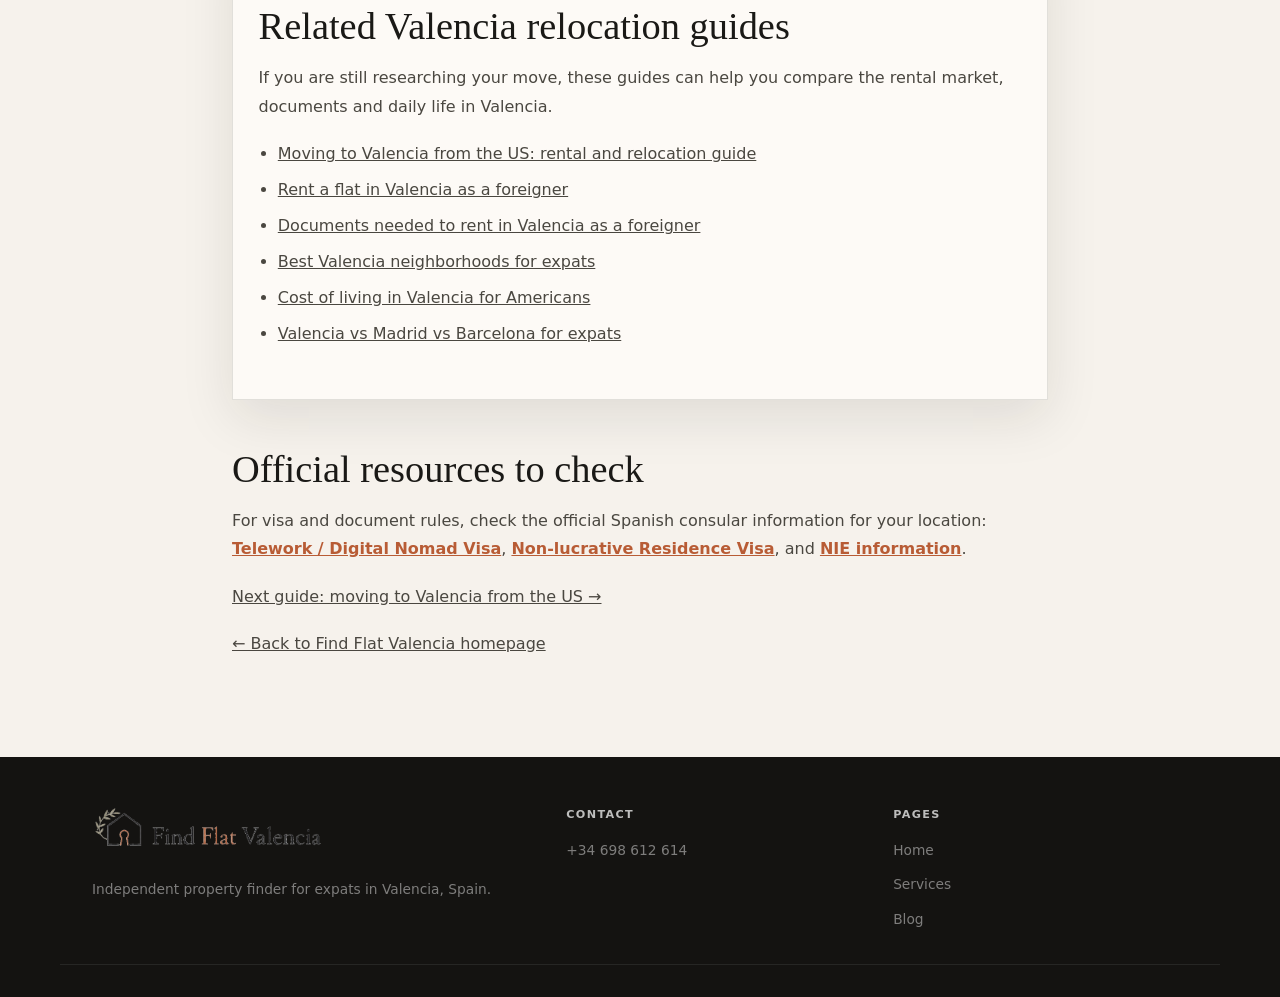
<file: americans-moving-to-spain-main-tips.html>
<!DOCTYPE html>
<html lang="en">
<head>
  <meta charset="UTF-8" />
  <meta name="viewport" content="width=device-width, initial-scale=1.0" />

  <title>Moving from US to Spain in 2026: Guide for Americans | Find Flat Valencia</title>
  <meta name="description" content="Moving from the US to Spain? Practical guide for Americans covering visas, housing, renting in Valencia, documents, cost of living and relocation tips." />
  <meta name="keywords" content="moving from US to Spain, moving to Spain from USA, moving to Valencia from US, Americans moving to Spain, renting in Valencia as an American, Spain relocation guide" />
  <link rel="canonical" href="https://findflatvalencia.com/americans-moving-to-spain-main-tips.html" />
  <!-- Favicons / browser tab icon -->
  <link rel="icon" href="/favicon.ico" sizes="any" />
  <link rel="icon" type="image/png" sizes="16x16" href="/favicon-16x16.png" />
  <link rel="icon" type="image/png" sizes="32x32" href="/favicon-32x32.png" />
  <link rel="icon" type="image/png" sizes="48x48" href="/favicon-48x48.png" />
  <link rel="icon" type="image/png" sizes="96x96" href="/favicon-96x96.png" />
  <link rel="apple-touch-icon" sizes="180x180" href="/apple-touch-icon.png" />
  <link rel="manifest" href="/site.webmanifest" />
  <meta name="theme-color" content="#F6F2EC" />
<link rel="preload" as="image" href="valencia-landing-hero-v2.jpg" />

  <meta property="og:type" content="article" />
  <meta property="og:title" content="Moving from US to Spain in 2026: Guide for Americans" />
  <meta property="og:description" content="Moving from the US to Spain? Practical guide for Americans covering visas, NIE, housing, healthcare, banking and why Valencia can be a smart landing city." />
  <meta property="og:image" content="https://findflatvalencia.com/fbok2-og.jpg" />

  <style>

  *, *::before, *::after { box-sizing: border-box; margin: 0; padding: 0; }
  :root {
   --bg: #F6F2EC;
   --bg2: #EDE8DF;
   --dark: #1A1916;
   --mid: #4A4740;
   --muted: #777267;
   --accent: #B85C35;
   --accent2: #E8C4AE;
   --white: #FDFAF6;
   --border: rgba(26,25,22,.12);
   --shadow: 0 18px 50px rgba(26,25,22,.10);
   --display: 'Cormorant Garamond', Georgia, serif;
   --body: 'DM Sans', system-ui, sans-serif;
   --max: 1160px;
  }
  html { scroll-behavior: smooth; }
  body { font-family: var(--body); background: var(--bg); color: var(--dark); line-height: 1.7; font-weight: 300; -webkit-font-smoothing: antialiased; }
  a { color: inherit; }
  .container { max-width: var(--max); margin: 0 auto; padding: 0 2rem; }

  nav { position: sticky; top: 0; z-index: 50; height: 72px; background: rgba(246,242,236,.94); backdrop-filter: blur(12px); border-bottom: 1px solid var(--border); }
  .nav-inner { max-width: var(--max); height: 72px; margin: 0 auto; padding: 0 2rem; display: flex; align-items: center; justify-content: space-between; gap: 1.5rem; }
  .logo { font-family: var(--display); font-size: 1.35rem; font-weight: 500; text-decoration: none; letter-spacing: .01em; white-space: nowrap; }
  .logo span { color: var(--accent); }
  .nav-links { display: flex; gap: 2rem; list-style: none; align-items: center; }
  .nav-links a { text-decoration: none; color: var(--mid); text-transform: uppercase; letter-spacing: .08em; font-size: .76rem; font-weight: 600; }
  .nav-links a:hover { color: var(--accent); }
  .nav-cta { display: inline-flex; align-items: center; justify-content: center; gap: .4rem; background: var(--dark); color: var(--white); padding: .75rem 1.05rem; text-decoration: none; text-transform: uppercase; letter-spacing: .08em; font-size: .74rem; font-weight: 700; }
  .nav-cta:hover { background: var(--accent); }

  .hero { min-height: calc(100vh - 72px); display: grid; grid-template-columns: 1.05fr .95fr; }
  .hero-copy { padding: 5.5rem 2rem 5rem max(2rem, calc((100vw - var(--max))/2 + 2rem)); display: flex; flex-direction: column; justify-content: center; }
  .eyebrow { color: var(--accent); text-transform: uppercase; letter-spacing: .16em; font-size: .75rem; font-weight: 700; margin-bottom: 1.2rem; }
  h1 { font-family: var(--display); font-size: clamp(3rem, 5.6vw, 5.2rem); line-height: 1.02; font-weight: 300; letter-spacing: -.02em; margin-bottom: 1.35rem; }
  h1 em, h2 em { color: var(--accent); font-style: italic; }
  .hero-sub { color: var(--mid); font-size: 1.05rem; max-width: 560px; margin-bottom: 1.75rem; }
  .hero-pain { display: grid; gap: .55rem; margin: 0 0 2rem; list-style: none; max-width: 560px; }
  .hero-pain li { color: var(--mid); font-size: .92rem; display: flex; gap: .65rem; align-items: flex-start; }
  .hero-pain li::before { content: "✓"; color: var(--accent); font-weight: 700; margin-top: .02rem; }
  .actions { display: flex; gap: .9rem; flex-wrap: wrap; align-items: center; }
  .btn { display: inline-flex; align-items: center; justify-content: center; gap: .45rem; padding: .95rem 1.45rem; text-decoration: none; border: 1px solid transparent; text-transform: uppercase; letter-spacing: .08em; font-size: .78rem; font-weight: 700; min-height: 48px; }
  .btn-primary { background: var(--dark); color: var(--white); }
  .btn-primary:hover { background: var(--accent); }
  .btn-secondary { background: transparent; border-color: var(--border); color: var(--dark); }
  .btn-secondary:hover { border-color: var(--accent); color: var(--accent); }
  .microcopy { margin-top: 1rem; color: var(--muted); font-size: .78rem; }
  .hero-media {
   min-height: 520px;
   position: relative;
   background-image: url('valencia-landing-hero-v2.jpg');
   background-size: cover;
   background-position: center 32%;
   background-repeat: no-repeat;
  }
  .hero-media::before {
   content:"";
   position:absolute;
   inset:0;
   background: linear-gradient(90deg, rgba(246,242,236,.98) 0%, rgba(246,242,236,.72) 18%, rgba(246,242,236,.08) 42%, rgba(26,25,22,.10) 100%), linear-gradient(180deg, rgba(255,255,255,.06) 0%, rgba(26,25,22,.10) 100%);
  }
  .hero-card { position: absolute; right: 2.2rem; bottom: 2.2rem; background: rgba(253,250,246,.95); border: 1px solid var(--border); box-shadow: var(--shadow); padding: 1.25rem; width: min(300px, calc(100% - 4rem)); }
  .hero-card strong { display: block; font-family: var(--display); color: var(--accent); font-size: 1.6rem; font-weight: 400; line-height: 1.1; margin-bottom: .35rem; }
  .hero-card p { color: var(--mid); font-size: .88rem; }

  .trust { background: var(--dark); color: var(--white); }
  .trust-grid { display: grid; grid-template-columns: repeat(4, 1fr); }
  .trust-item { padding: 1.7rem 1rem; border-right: 1px solid rgba(255,255,255,.08); text-align: center; }
  .trust-item:last-child { border-right: 0; }
  .trust-item strong { display: block; font-family: var(--display); font-size: 2rem; font-weight: 300; color: var(--accent2); line-height: 1; }
  .trust-item span { display: block; margin-top: .4rem; color: rgba(255,255,255,.55); font-size: .72rem; text-transform: uppercase; letter-spacing: .1em; font-weight: 600; }

  section { padding: 6rem 0; }
  .section-head { max-width: 680px; margin-bottom: 3rem; }
  h2 { font-family: var(--display); font-size: clamp(2.1rem, 4vw, 3.45rem); line-height: 1.12; font-weight: 300; margin-bottom: 1rem; }
  .section-text { color: var(--mid); font-size: .98rem; max-width: 620px; }

  .problem-grid { display: grid; grid-template-columns: 1fr 1fr; gap: 2rem; align-items: center; }
  .problem-box { background: var(--white); border: 1px solid var(--border); padding: 2.2rem; box-shadow: var(--shadow); }
  .problem-list { list-style: none; display: grid; gap: 1rem; }
  .problem-list li { display: flex; gap: .85rem; color: var(--mid); font-size: .95rem; }
  .problem-list li::before { content: "×"; width: 1.55rem; height: 1.55rem; border-radius: 50%; background: var(--bg2); color: var(--accent); display: inline-flex; align-items: center; justify-content: center; flex: 0 0 auto; font-weight: 700; }

  .services { background: var(--bg2); }
  .cards { display: grid; grid-template-columns: repeat(3, 1fr); gap: 1rem; }
  .card { background: var(--white); border: 1px solid var(--border); padding: 2rem; min-height: 100%; }
  .card-num { font-family: var(--display); color: var(--accent2); font-size: 2.6rem; line-height: 1; margin-bottom: 1rem; }
  h3 { font-family: var(--display); font-weight: 400; font-size: 1.45rem; line-height: 1.2; margin-bottom: .75rem; }
  .card p { color: var(--mid); font-size: .9rem; }
  .card ul { margin-top: 1rem; list-style: none; display: grid; gap: .5rem; }
  .card li { color: var(--mid); font-size: .84rem; display: flex; gap: .5rem; }
  .card li::before { content: "•"; color: var(--accent); font-weight: 700; }

  .process { background: var(--dark); color: var(--white); }
  .process .section-text { color: rgba(255,255,255,.55); }
  .steps { display: grid; grid-template-columns: repeat(4, 1fr); gap: 1px; background: rgba(255,255,255,.08); border: 1px solid rgba(255,255,255,.08); }
  .step { background: var(--dark); padding: 2rem; }
  .step strong { display: block; font-family: var(--display); font-size: 2.5rem; line-height: 1; color: rgba(255,255,255,.22); margin-bottom: 1rem; font-weight: 300; }
  .step h3 { color: var(--white); }
  .step p { color: rgba(255,255,255,.55); font-size: .88rem; }

  .packages-grid { display: grid; grid-template-columns: repeat(3, 1fr); gap: 1rem; }
  .package { background: var(--white); border: 1px solid var(--border); padding: 2rem; position: relative; }
  .package.featured { border-color: rgba(184,92,53,.55); box-shadow: var(--shadow); }
  .tag { display: inline-block; color: var(--accent); font-weight: 700; letter-spacing: .1em; font-size: .67rem; text-transform: uppercase; margin-bottom: 1rem; }
  .price { font-family: var(--display); font-size: 2.2rem; color: var(--dark); margin: .8rem 0 .3rem; }
  .price small { font-family: var(--body); font-size: .78rem; color: var(--muted); }

  .neighbourhoods { background: var(--bg2); }
  .hood-grid { display: grid; grid-template-columns: repeat(4, 1fr); gap: 1rem; }
  .hood { min-height: 160px; padding: 1.25rem; display: flex; flex-direction: column; justify-content: flex-end; background: linear-gradient(0deg, rgba(26,25,22,.72), rgba(26,25,22,.20)), var(--accent); color: var(--white); }
  .hood:nth-child(1){ background-image: linear-gradient(0deg, rgba(26,25,22,.72), rgba(26,25,22,.16)), url('https://images.unsplash.com/photo-1558618666-fcd25c85cd64?w=700&q=80'); background-size: cover; background-position: center; }
  .hood:nth-child(2){ background-image: linear-gradient(0deg, rgba(26,25,22,.72), rgba(26,25,22,.16)), url('https://images.unsplash.com/photo-1511739001486-6bfe10ce785f?w=700&q=80'); background-size: cover; background-position: center; }
  .hood:nth-child(3){ background-image: linear-gradient(0deg, rgba(26,25,22,.72), rgba(26,25,22,.16)), url('https://images.unsplash.com/photo-1534430480872-3498386e7856?w=700&q=80'); background-size: cover; background-position: center; }
  .hood:nth-child(4){ background-image: linear-gradient(0deg, rgba(26,25,22,.72), rgba(26,25,22,.16)), url('https://images.unsplash.com/photo-1523531294919-4bcd7c65e216?w=700&q=80'); background-size: cover; background-position: center; }
  .hood strong { font-family: var(--display); font-size: 1.45rem; font-weight: 400; }
  .hood span { color: var(--accent2); text-transform: uppercase; letter-spacing: .08em; font-size: .68rem; font-weight: 700; }

  .lead { background: var(--accent); color: var(--white); }
  .lead-grid { display: grid; grid-template-columns: 1fr 1fr; gap: 3rem; align-items: center; }
  .lead h2 em { color: var(--accent2); }
  .lead p, .lead li { color: rgba(255,255,255,.78); }
  .lead ul { list-style: none; display: grid; gap: .5rem; margin-top: 1rem; }
  .lead li::before { content: "✓ "; color: var(--white); font-weight: 700; }
  .lead-box { background: var(--white); color: var(--dark); padding: 2rem; box-shadow: var(--shadow); }
  .lead-box h3 { margin-bottom: .4rem; }
  .lead-box p { color: var(--mid); }
  .contact-options { display: grid; gap: .8rem; margin-top: 1.2rem; }
  .contact-options a { text-decoration: none; padding: 1rem; border: 1px solid var(--border); background: var(--bg); font-weight: 700; color: var(--dark); display: flex; justify-content: space-between; align-items: center; }
  .contact-options a:hover { border-color: var(--accent); color: var(--accent); }

  .faq-grid { display: grid; grid-template-columns: repeat(2, 1fr); gap: 1rem; }
  details { background: var(--white); border: 1px solid var(--border); padding: 1.25rem; }
  summary { cursor: pointer; font-weight: 700; color: var(--dark); }
  details p { color: var(--mid); margin-top: .75rem; font-size: .9rem; }

  footer { background: #141311; color: rgba(255,255,255,.45); padding: 3rem 0 2rem; }
  .footer-grid { display: grid; grid-template-columns: 1.5fr 1fr 1fr; gap: 2rem; border-bottom: 1px solid rgba(255,255,255,.08); padding-bottom: 2rem; }
  footer .logo { color: var(--white); display: inline-block; margin-bottom: .8rem; }
  footer p, footer a { color: rgba(255,255,255,.45); font-size: .86rem; text-decoration: none; }
  footer a:hover { color: var(--accent2); }
  footer h4 { color: rgba(255,255,255,.72); text-transform: uppercase; letter-spacing: .12em; font-size: .7rem; margin-bottom: .75rem; }
  footer ul { list-style: none; display: grid; gap: .45rem; }
  .footer-bottom { display: flex; justify-content: space-between; gap: 1rem; padding-top: 1.5rem; flex-wrap: wrap; }


 
  /* ─── MOBILE-FIRST IMPROVEMENTS ─── */
  .mobile-menu-toggle {
   display: none;
   border: 1px solid var(--border);
   background: rgba(253,250,246,.82);
   color: var(--dark);
   padding: .62rem .72rem;
   font-size: .76rem;
   font-weight: 800;
   letter-spacing: .08em;
   text-transform: uppercase;
   cursor: pointer;
  }

  @media (max-width: 950px) {
   body { overflow-x: hidden; }
   .nav-inner {
    height: 64px;
    padding: 0 1rem;
    position: relative;
   }
   .logo { font-size: 1.12rem; }
   .nav-cta {
    display: none;
   }
   .mobile-menu-toggle {
    display: inline-flex;
    align-items: center;
    justify-content: center;
   }
   .nav-links {
    display: none;
    position: absolute;
    top: 64px;
    left: 1rem;
    right: 1rem;
    background: rgba(253,250,246,.98);
    border: 1px solid var(--border);
    box-shadow: var(--shadow);
    padding: .75rem;
    z-index: 80;
    flex-direction: column;
    align-items: stretch;
    gap: .15rem;
   }
   .nav-links.open { display: flex; }
   .nav-links li { width: 100%; }
   .nav-links a {
    display: block;
    padding: .85rem .8rem;
    font-size: .78rem;
   }

   .hero {
    min-height: auto;
    grid-template-columns: 1fr;
   }
   .hero-copy {
    min-height: auto;
    padding: 3.2rem 1.1rem 2.4rem;
   }
   h1 {
    font-size: clamp(2.55rem, 12vw, 3.65rem);
    line-height: 1.04;
    margin-bottom: 1.05rem;
   }
   .hero-sub {
    font-size: .98rem;
    line-height: 1.65;
    margin-bottom: 1.25rem;
   }
   .hero-pain {
    gap: .45rem;
    margin-bottom: 1.45rem;
   }
   .hero-pain li {
    font-size: .88rem;
    line-height: 1.45;
   }
   .actions {
    flex-direction: column;
    align-items: stretch;
    gap: .65rem;
   }
   .btn {
    width: 100%;
    min-height: 50px;
    padding: .9rem 1rem;
   }
   .microcopy {
    font-size: .76rem;
    line-height: 1.45;
   }
   .hero-media {
    order: -1;
    min-height: 300px;
    background-position: center 22%;
   }
   .hero-media::before {
    background: linear-gradient(180deg, rgba(26,25,22,.08) 0%, rgba(26,25,22,.20) 100%);
   }
   .hero-card {
    right: 1rem;
    left: 1rem;
    bottom: 1rem;
    width: auto;
    padding: 1rem;
   }
   .hero-card strong {
    font-size: 1.28rem;
   }
   .hero-card p {
    font-size: .82rem;
    line-height: 1.45;
   }

   section { padding: 4.2rem 0; }
   .container, .nav-inner {
    padding-left: 1.1rem;
    padding-right: 1.1rem;
   }
   .section-head {
    margin-bottom: 2rem;
   }
   h2 {
    font-size: clamp(2rem, 9vw, 2.75rem);
   }
   .section-text {
    font-size: .94rem;
    line-height: 1.65;
   }

   .trust-grid {
    grid-template-columns: repeat(2, 1fr);
   }
   .trust-item {
    padding: 1.25rem .75rem;
   }
   .trust-item strong {
    font-size: 1.55rem;
   }
   .trust-item span {
    font-size: .66rem;
   }

   .problem-grid,
   .lead-grid {
    grid-template-columns: 1fr;
    gap: 1.2rem;
   }
   .problem-box,
   .lead-box,
   .card,
   .package,
   .faq-item {
    padding: 1.35rem;
   }

   .cards,
   .packages-grid,
   .steps {
    grid-template-columns: 1fr;
    gap: .85rem;
   }

   .hood-grid {
    grid-template-columns: 1fr;
   }
   .hood {
    min-height: 220px;
   }

   .footer-grid {
    grid-template-columns: 1fr;
    gap: 1.4rem;
   }
   .footer-bottom {
    flex-direction: column;
    align-items: flex-start;
   }

   footer {
    padding-bottom: 5.2rem;
   }
  }

  @media (max-width: 560px) {
   .eyebrow {
    font-size: .68rem;
    margin-bottom: .85rem;
   }
   .hero-media {
    min-height: 250px;
   }
   .hero-card {
    display: none;
   }
   .trust-grid,
   .steps,
   .faq-grid {
    grid-template-columns: 1fr;
   }
   .trust-item {
    border-right: 0;
    border-bottom: 1px solid rgba(255,255,255,.08);
   }
   .trust-item:last-child {
    border-bottom: 0;
   }
   .lead-form {
    gap: .65rem;
   }
   .lead-form input,
   .lead-form button {
    min-height: 50px;
    font-size: .9rem;
   }
  }

 
  /* ─── POLISHED MOBILE MENU BAR ─── */
  .mobile-menu-cta { display: none; }

  .hamburger {
   position: relative;
   display: block;
   width: 22px;
   height: 2px;
   background: var(--dark);
   border-radius: 999px;
   transition: background .2s ease;
  }
  .hamburger::before,
  .hamburger::after {
   content: "";
   position: absolute;
   left: 0;
   width: 22px;
   height: 2px;
   background: var(--dark);
   border-radius: 999px;
   transition: transform .22s ease, top .22s ease;
  }
  .hamburger::before { top: -7px; }
  .hamburger::after { top: 7px; }

  .mobile-menu-toggle[aria-expanded="true"] .hamburger {
   background: transparent;
  }
  .mobile-menu-toggle[aria-expanded="true"] .hamburger::before {
   top: 0;
   transform: rotate(45deg);
  }
  .mobile-menu-toggle[aria-expanded="true"] .hamburger::after {
   top: 0;
   transform: rotate(-45deg);
  }

  @media (max-width: 950px) {
   header.site-nav,
   .site-nav {
    position: sticky;
    top: 0;
    z-index: 100;
    background: rgba(246,242,236,.96);
    backdrop-filter: blur(14px);
    border-bottom: 1px solid var(--border);
   }

   .nav-inner {
    height: 64px;
   }

   .mobile-menu-toggle {
    width: 44px;
    height: 44px;
    padding: 0;
    border-radius: 999px;
    background: rgba(253,250,246,.92);
    border: 1px solid rgba(26,25,22,.13);
    box-shadow: 0 8px 24px rgba(26,25,22,.07);
   }

   .nav-links {
    top: 72px;
    left: 1rem;
    right: 1rem;
    padding: .5rem;
    border-radius: 18px;
    overflow: hidden;
   }

   .nav-links a {
    border-radius: 12px;
    color: var(--dark);
   }

   .nav-links a:hover {
    background: var(--bg2);
   }

   .mobile-menu-cta {
    display: block;
    margin-top: .35rem;
    padding-top: .35rem;
    border-top: 1px solid var(--border);
   }

   .mobile-menu-cta a {
    background: var(--accent);
    color: var(--white) !important;
    text-align: center;
    font-weight: 800;
   }

   .mobile-menu-cta a:hover {
    background: var(--dark);
   }
  }


    .article-hero {
      padding: 8rem 0 4.5rem;
      background:
        linear-gradient(90deg, rgba(246,242,236,.96), rgba(246,242,236,.76)),
        url('valencia-landing-hero-v2.jpg') center 30%/cover no-repeat;
      border-bottom: 1px solid var(--border);
    }
    .article-wrap {
      max-width: 880px;
      margin: 0 auto;
      padding: 5rem 2rem;
    }
    .article-wrap h2 {
      margin-top: 3rem;
      margin-bottom: 1rem;
      font-size: clamp(1.9rem, 3vw, 2.6rem);
    }
    .article-wrap h3 {
      margin-top: 2rem;
      font-size: 1.45rem;
    }
    .article-wrap p {
      color: var(--mid);
      margin-bottom: 1.15rem;
      font-size: 1rem;
      line-height: 1.8;
    }
    .article-wrap ul,
    .article-wrap ol {
      margin: 1rem 0 1.5rem 1.2rem;
      color: var(--mid);
      line-height: 1.8;
    }
    .article-wrap li { margin-bottom: .45rem; }
    .article-box {
      background: var(--white);
      border: 1px solid var(--border);
      box-shadow: var(--shadow);
      padding: 1.6rem;
      margin: 2rem 0;
    }
    .article-cta {
      background: var(--dark);
      color: var(--white);
      padding: 2rem;
      margin: 3rem 0;
    }
    .article-cta h2 { color: var(--white); margin-top: 0; }
    .article-cta p { color: rgba(255,255,255,.72); }
    .tip-grid {
      display: grid;
      grid-template-columns: 1fr 1fr;
      gap: 1rem;
      margin: 2rem 0;
    }
    .tip-card {
      background: var(--white);
      border: 1px solid var(--border);
      padding: 1.35rem;
    }
    .tip-card strong {
      display: block;
      color: var(--dark);
      margin-bottom: .35rem;
    }
    .official-links a {
      color: var(--accent);
      font-weight: 700;
    }
    @media (max-width: 750px) {
      .article-hero {
        padding: 6.5rem 0 3rem;
        background-position: center top;
      }
      .article-wrap {
        padding: 3.5rem 1.1rem;
      }
      .tip-grid {
        grid-template-columns: 1fr;
      }
      .article-box,
      .article-cta {
        padding: 1.25rem;
      }
    }
  
  .logo {
    display: inline-flex;
    align-items: center;
    text-decoration: none;
    line-height: 1;
  }
  .logo img {
    display: block;
    height: 48px;
    width: auto;
    object-fit: contain;
  }
  .footer-brand img {
    display: block;
    height: 58px;
    width: auto;
    object-fit: contain;
    margin-bottom: .8rem;
  }
  @media (max-width: 768px) {
    .logo img {
      height: 40px;
    }
    .footer-brand img {
      height: 48px;
    }
  }


  .footer-brand {
    display: flex;
    align-items: center;
    margin-bottom: 1rem;
  }
  .footer-brand img {
    display: block;
    height: 44px;
    width: auto;
    object-fit: contain;
  }
  @media (max-width: 768px) {
    .footer-brand {
      justify-content: flex-start;
    }
    .footer-brand img {
      height: 40px;
    }
  }


  footer .footer-brand {
    display: inline-flex;
    align-items: center;
    margin-bottom: 1rem;
  }
  footer .footer-brand img {
    display: block;
    height: 44px;
    width: auto;
    object-fit: contain;
  }
  @media (max-width: 768px) {
    footer .footer-brand img {
      height: 40px;
    }
  }


  /* ─── MOBILE APP-LIKE NAV + RESPONSIVE POLISH ─── */
  .mobile-menu-toggle {
    display: none;
    width: 46px;
    height: 46px;
    border: 1px solid var(--border);
    background: var(--dark);
    color: var(--white);
    align-items: center;
    justify-content: center;
    cursor: pointer;
    position: relative;
    z-index: 1002;
  }

  .hamburger,
  .hamburger::before,
  .hamburger::after {
    display: block;
    width: 20px;
    height: 2px;
    background: currentColor;
    transition: transform .25s ease, opacity .25s ease;
  }

  .hamburger {
    position: relative;
  }

  .hamburger::before,
  .hamburger::after {
    content: "";
    position: absolute;
    left: 0;
  }

  .hamburger::before {
    top: -7px;
  }

  .hamburger::after {
    top: 7px;
  }

  .mobile-menu-toggle[aria-expanded="true"] .hamburger {
    background: transparent;
  }

  .mobile-menu-toggle[aria-expanded="true"] .hamburger::before {
    transform: translateY(7px) rotate(45deg);
  }

  .mobile-menu-toggle[aria-expanded="true"] .hamburger::after {
    transform: translateY(-7px) rotate(-45deg);
  }

  .mobile-menu-backdrop {
    display: none;
  }

  @media (max-width: 860px) {
    body {
      overflow-x: hidden;
    }

    .site-nav {
      z-index: 1000;
    }

    .nav-inner {
      height: 72px;
      padding-inline: 1rem;
      display: flex;
      justify-content: space-between;
      gap: .75rem;
    }

    .logo img {
      height: 43px;
      max-width: 210px;
    }

    .mobile-menu-toggle {
      display: inline-flex;
      margin-left: auto;
      flex: 0 0 auto;
    }

    .nav-cta {
      display: none !important;
    }

    .nav-links {
      position: fixed;
      top: 0;
      right: 0;
      width: min(84vw, 360px);
      height: 100vh;
      padding: 6rem 1.25rem 1.25rem;
      background: var(--white);
      border-left: 1px solid var(--border);
      box-shadow: -24px 0 70px rgba(0,0,0,.18);
      display: flex;
      flex-direction: column;
      align-items: stretch;
      justify-content: flex-start;
      gap: 0;
      transform: translateX(105%);
      transition: transform .28s ease;
      z-index: 1001;
      overflow-y: auto;
    }

    .nav-links.open {
      transform: translateX(0);
    }

    .nav-links li {
      width: 100%;
      border-bottom: 1px solid var(--border);
    }

    .nav-links a {
      display: block;
      padding: 1rem .25rem;
      font-size: .9rem;
      letter-spacing: .12em;
      color: var(--dark);
    }

    .nav-links .mobile-menu-cta {
      display: block;
      border-bottom: 0;
      margin-top: 1rem;
    }

    .nav-links .mobile-menu-cta a {
      background: var(--dark);
      color: var(--white);
      text-align: center;
      padding: 1rem;
      font-weight: 900;
    }

    .mobile-menu-backdrop {
      position: fixed;
      inset: 0;
      background: rgba(20,19,17,.44);
      backdrop-filter: blur(3px);
      z-index: 999;
    }

    .mobile-menu-backdrop.open {
      display: block;
    }

    .hero {
      min-height: auto;
      padding: 5.5rem 0 3.5rem;
    }

    .hero .container,
    .hero-grid,
    .split,
    .two-col,
    .footer-grid,
    .cards,
    .packages,
    .process-grid,
    .faq-grid {
      grid-template-columns: 1fr !important;
    }

    .hero h1,
    h1 {
      font-size: clamp(3rem, 14vw, 4.9rem);
      line-height: .96;
      max-width: 100%;
    }

    .hero-sub,
    .section-text,
    p {
      max-width: 100%;
    }

    .actions {
      display: grid;
      grid-template-columns: 1fr;
      gap: .75rem;
      width: 100%;
    }

    .btn,
    .btn-primary,
    .btn-secondary,
    .btn-accent {
      width: 100%;
      justify-content: center;
      text-align: center;
      min-height: 52px;
      display: inline-flex;
      align-items: center;
    }

    section {
      padding: 4rem 0;
    }

    .container {
      padding-inline: 1rem;
    }

    .section-head h2,
    section h2 {
      font-size: clamp(2.35rem, 11vw, 4rem);
      line-height: 1;
    }

    .card,
    .package-card,
    .faq-item,
    details,
    .article-box,
    .article-cta {
      padding: 1.25rem !important;
    }

    img,
    video,
    iframe {
      max-width: 100%;
      height: auto;
    }

    .hero-image,
    .hero-photo,
    .image-panel {
      min-height: 320px;
      background-position: center;
    }

    footer {
      padding-bottom: 2rem;
    }

    footer .footer-grid {
      gap: 2rem;
    }

    footer .footer-brand img {
      height: 42px;
      max-width: 250px;
    }

    .footer-bottom {
      display: grid;
      gap: .75rem;
      text-align: left;
    }
  }

  @media (max-width: 480px) {
    .nav-inner {
      height: 68px;
      padding-inline: .85rem;
    }

    .logo img {
      height: 39px;
      max-width: 190px;
    }

    .mobile-menu-toggle {
      width: 44px;
      height: 44px;
    }

    .hero {
      padding-top: 4.75rem;
    }

    .hero h1,
    h1 {
      font-size: clamp(2.65rem, 13.5vw, 4rem);
    }

    .eyebrow {
      font-size: .68rem;
      letter-spacing: .18em;
    }

    .hero-sub,
    .section-text,
    p,
    li {
      font-size: .96rem;
      line-height: 1.65;
    }

    .nav-links {
      width: min(88vw, 340px);
      padding-top: 5.5rem;
    }
  }


  /* ─── CLEAR MOBILE MENU UX ─── */
  @media (max-width: 860px) {
    .mobile-menu-toggle {
      display: inline-flex !important;
      width: auto;
      min-width: 86px;
      height: 44px;
      padding: 0 .9rem;
      gap: .55rem;
      border-radius: 0;
      border: 1px solid var(--dark);
      background: var(--dark);
      color: var(--white);
      font-size: .72rem;
      font-weight: 900;
      letter-spacing: .12em;
      text-transform: uppercase;
      align-items: center;
      justify-content: center;
      box-shadow: 0 10px 22px rgba(0,0,0,.12);
    }

    .mobile-menu-toggle::before {
      content: "Menu";
    }

    .mobile-menu-toggle[aria-expanded="true"]::before {
      content: "Close";
    }

    .hamburger,
    .hamburger::before,
    .hamburger::after {
      width: 18px;
      height: 2px;
    }

    .nav-links {
      top: 0;
      right: 0;
      padding-top: 5.25rem;
    }

    .nav-links::before {
      content: "Navigation";
      position: absolute;
      top: 1.65rem;
      left: 1.25rem;
      font-size: .72rem;
      font-weight: 900;
      letter-spacing: .16em;
      text-transform: uppercase;
      color: var(--accent);
    }

    .nav-links a {
      font-size: .86rem;
      padding: 1.08rem .25rem;
    }

    .nav-links .mobile-menu-cta a {
      margin-top: .45rem;
      border-radius: 0;
      box-shadow: none;
    }
  }

  @media (max-width: 480px) {
    .mobile-menu-toggle {
      min-width: 82px;
      height: 42px;
      padding: 0 .75rem;
      font-size: .68rem;
    }

    .logo img {
      max-width: 175px;
    }
  }

</style>
<link rel="stylesheet" href="style.css" />

<script type="application/ld+json">
{
  "@context": "https://schema.org",
  "@type": "Article",
  "headline": "Moving from US to Spain in 2026: Guide for Americans",
  "description": "Practical relocation guide for Americans moving from the US to Spain, with focus on visas, housing, renting in Valencia, documents and common mistakes.",
  "url": "https://findflatvalencia.com/americans-moving-to-spain-main-tips.html",
  "mainEntityOfPage": "https://findflatvalencia.com/americans-moving-to-spain-main-tips.html",
  "author": {
    "@type": "Organization",
    "name": "Find Flat Valencia",
    "url": "https://findflatvalencia.com"
  },
  "publisher": {
    "@type": "Organization",
    "name": "Find Flat Valencia",
    "logo": {
      "@type": "ImageObject",
      "url": "https://findflatvalencia.com/find-flat-valencia-logo-official.png"
    }
  },
  "datePublished": "2026-09-22",
  "dateModified": "2026-09-22",
  "inLanguage": "en",
  "keywords": [
    "moving from US to Spain",
    "moving to Spain from USA",
    "moving to Valencia from US",
    "Americans moving to Spain",
    "renting in Valencia as an American"
  ]
}
</script>
<script type="application/ld+json">
{
  "@context": "https://schema.org",
  "@type": "FAQPage",
  "mainEntity": [
    {
      "@type": "Question",
      "name": "What is the best first step when moving from the US to Spain?",
      "acceptedAnswer": {
        "@type": "Answer",
        "text": "Start by understanding your visa path, timeline, budget and documents before signing any rental contract."
      }
    },
    {
      "@type": "Question",
      "name": "Is Valencia a good city for Americans moving to Spain?",
      "acceptedAnswer": {
        "@type": "Answer",
        "text": "Valencia can be attractive for Americans because it combines beach access, walkable neighbourhoods, public transport, a strong expat community and a Mediterranean lifestyle."
      }
    },
    {
      "@type": "Question",
      "name": "Can Americans rent a flat in Valencia without Spanish payslips?",
      "acceptedAnswer": {
        "@type": "Answer",
        "text": "It can be possible, but landlords may ask for stronger proof of income, savings, guarantees or several months paid upfront depending on the case."
      }
    },
    {
      "@type": "Question",
      "name": "What should Americans prepare before renting in Valencia?",
      "acceptedAnswer": {
        "@type": "Answer",
        "text": "Prepare passport or ID, income proof, visa or residency information if available, move-in date, intended rental period and a clear budget."
      }
    }
  ]
}
</script>
</head>

<body>
<div class="ffv-mobile-overlay" aria-hidden="true">
  <div class="ffv-mobile-panel" role="dialog" aria-modal="true" aria-label="Mobile navigation">
    <div class="ffv-mobile-head">
      <img src="find-flat-valencia-logo-official.png" alt="Find Flat Valencia">
      <button class="ffv-close-btn" type="button" aria-label="Close menu">×</button>
    </div>
    <nav class="ffv-mobile-nav" aria-label="Mobile navigation">
      <ul>
        <li><a href="index.html#services">Services</a></li>
        <li><a href="index.html#process">Process</a></li>
        <li><a href="index.html#about">About us</a></li>
        <li><a href="index.html#packages">Packages</a></li>
        <li><a href="index.html#areas">Blog</a></li>
        <li><a href="index.html#faq">FAQ</a></li>
        <li><a href="valencia-relocation-flats.html">Relocation flats</a></li>
        <li><a href="contact/">Contact</a></li>
      </ul>
    </nav>
    <div class="ffv-mobile-cta">
      <a href="https://docs.google.com/forms/d/e/1FAIpQLSdxXPG-dzI2IXyH8CfDdJmxdlSp20rvUesakMLwTe5v26tiOw/viewform?usp=publish-editor" target="_blank" rel="noopener">Book free call</a>
    </div>
  </div>
</div>
  <header class="site-nav">
    <div class="nav-inner">
      <a class="logo" href="index.html" aria-label="Find Flat Valencia home"><img src="find-flat-valencia-logo-official.png" alt="Find Flat Valencia logo"></a>
      <ul class="nav-links">
        <li><a href="index.html#services">Services</a></li>
        <li><a href="index.html#process">Process</a></li>
        <li><a href="index.html#about">About us</a></li>
        <li><a href="index.html#areas">Blog</a></li>
        <li><a href="index.html#packages">Packages</a></li>
        <li><a href="index.html#faq">FAQ</a></li>
      </ul>
      <a class="nav-cta" href="https://docs.google.com/forms/d/e/1FAIpQLSdxXPG-dzI2IXyH8CfDdJmxdlSp20rvUesakMLwTe5v26tiOw/viewform?usp=publish-editor" target="_blank" rel="noopener">Book free call</a>
    <button class="ffv-menu-btn" type="button" aria-label="Open menu" aria-expanded="false">
  <span></span>
  <span></span>
  <span></span>
</button>
</div>
  </header>
<main>
    <section class="article-hero">
      <div class="container">
        <p class="eyebrow">Moving from the US to Spain</p>
        <h1>Moving from the US to Spain: main tips for Americans</h1>
        <p class="hero-sub">A practical guide for Americans planning a move to Spain, with a special focus on housing, documents and why Valencia can be a smart landing city.</p>
        <div class="actions">
          <a class="btn btn-primary" href="https://docs.google.com/forms/d/e/1FAIpQLSdxXPG-dzI2IXyH8CfDdJmxdlSp20rvUesakMLwTe5v26tiOw/viewform?usp=publish-editor" target="_blank" rel="noopener">Book a free 15-min call</a>
          <a class="btn btn-secondary" href="index.html">Back to homepage</a>
        </div>
      </div>
    </section>

    <article class="article-wrap">
      <p><strong>Moving from the US to Spain can be an amazing lifestyle decision, but it works best when you prepare early.</strong> The biggest challenges are usually visas, housing timelines, documents, banking, healthcare and understanding where you will actually enjoy daily life.</p>

      <div class="article-box">
        <p><strong>Quick note:</strong> This guide is general information, not legal or tax advice. Visa, tax and residency rules can change, so always confirm your personal situation with the Spanish consulate, an immigration lawyer or a qualified tax advisor.</p>
      </div>

      <h2>1. Start with your Spain visa path</h2>
      <p>Americans cannot simply move to Spain long-term as tourists. If you want to live in Spain beyond the tourist period, you need to understand which residence route fits your situation before you commit to a rental or relocation date.</p>

      <div class="tip-grid">
        <div class="tip-card">
          <strong>Digital nomad / telework visa</strong>
          <p>Often considered by remote workers whose income comes mainly from outside Spain.</p>
        </div>
        <div class="tip-card">
          <strong>Non-lucrative visa</strong>
          <p>Often considered by retirees or people with sufficient savings or passive income who do not plan to work in Spain.</p>
        </div>
        <div class="tip-card">
          <strong>Student visa</strong>
          <p>Useful for Americans coming for university, language study or qualifying education programs.</p>
        </div>
        <div class="tip-card">
          <strong>Family or work routes</strong>
          <p>Relevant if you have a Spanish/EU family connection or a Spanish employment opportunity.</p>
        </div>
      </div>

      <p>Before choosing housing, confirm your realistic timeline with the Spanish consulate responsible for your state. Some documents may need apostilles, sworn translations and appointments.</p>

      <h2>2. Understand NIE, TIE and padrón</h2>
      <p>Spain has several administrative steps that are new for many Americans. These may affect banking, rentals, utilities, healthcare and school registration.</p>
      <ul>
        <li><strong>NIE:</strong> your foreigner identification number, used for many legal, financial and administrative tasks.</li>
        <li><strong>TIE:</strong> the physical foreigner identity card for many non-EU residents once in Spain.</li>
        <li><strong>Padrón:</strong> local town hall registration showing where you live.</li>
      </ul>

      <h2>3. Do not leave housing until the last minute</h2>
      <p>In cities like Valencia, good rentals can move quickly. Many landlords want proof of income, documents and a clear tenant profile. If you are still in the US, remote renting is possible, but you should verify the property carefully before paying anything.</p>

      <h3>Before you rent in Spain, prepare:</h3>
      <ul>
        <li>Passport and visa or residency status if available.</li>
        <li>Proof of income, remote work contract, pension, savings or business income.</li>
        <li>A clear monthly budget including rent, utilities, internet, deposit and agency costs.</li>
        <li>A realistic list of neighbourhoods, not just the most famous areas.</li>
        <li>A plan for temporary accommodation if you prefer to visit flats in person first.</li>
      </ul>

      <h2>4. Why many Americans choose Valencia</h2>
      <p>Spain is not one single lifestyle. Madrid, Barcelona, Valencia, Málaga, Alicante and smaller cities all feel different. Valencia is becoming especially attractive for Americans because it offers a Mediterranean lifestyle, beach access, city services, an international community and a calmer rhythm than bigger capitals.</p>

      <p>Valencia can work well for remote workers, families, couples and buyers who want a city that feels practical but still relaxed. It is large enough to have services, transport, restaurants, schools and coworking options, but small enough to feel manageable.</p>

      <div class="article-box">
        <p><strong>Valencia tip:</strong> Do not choose your neighbourhood only from photos. Ruzafa, Eixample, El Carmen, Benimaclet, Campanar, Patacona and Cabanyal can all be good, but they fit different budgets, lifestyles and daily routines.</p>
      </div>

      <h2>5. Moving to Valencia from the US</h2>
      <p>If your plan is specifically <strong>moving to Valencia from the US</strong>, start with lifestyle and logistics, not just apartment photos. Ask yourself how you will work, whether you need schools, how often you want to be near the beach, if you need a car, and whether you prefer quiet residential life or a more urban neighbourhood.</p>

      <p>Many Americans prefer to rent first before buying property in Valencia. Renting gives you time to understand the city, test neighbourhoods and avoid buying in an area that looks attractive online but does not fit your real daily life.</p>

      <h3>Good questions before choosing an area:</h3>
      <ul>
        <li>Do you want beach access, city centre energy or a quieter family area?</li>
        <li>Will you work from home and need calm streets and strong internet?</li>
        <li>Do you need international schools, public transport or parking?</li>
        <li>Are you comfortable with older buildings, stairs or limited elevators?</li>
        <li>Do you want to rent first or are you already planning to buy?</li>
      </ul>

      <h2>6. Healthcare, banking and tax planning</h2>
      <p>Depending on your visa and employment situation, you may need private health insurance, public coverage, or both at different stages. Many residence applications require specific health insurance conditions, so do not buy the cheapest policy without checking whether it fits your visa needs.</p>

      <p>Opening a Spanish bank account can be straightforward or frustrating depending on your documents. Americans should also remember that US citizenship can create extra compliance questions for banks and tax reporting.</p>

      <p>Americans abroad often still have US tax filing obligations, and Spanish tax residency can depend on time spent in Spain and other factors. Speak with a professional who understands both US and Spanish tax issues before making big decisions about relocation, property purchase or remote work.</p>

      <h2>7. Avoid the most common mistakes</h2>
      <ul>
        <li>Arriving without a visa strategy.</li>
        <li>Assuming US-style rental processes apply in Spain.</li>
        <li>Choosing a neighbourhood before understanding daily transport and lifestyle.</li>
        <li>Sending money for a property before proper verification.</li>
        <li>Ignoring healthcare, tax and banking until after arrival.</li>
        <li>Expecting everything to happen quickly in August or during holiday periods.</li>
      </ul>

      <h2>8. How Find Flat Valencia can help</h2>
      <p>Find Flat Valencia helps expats, remote workers, families and international buyers search for the right home in Valencia with less stress. We are not here to push you into any property. Our role is to help you understand the city, filter unsuitable listings and make better decisions before you waste time or money.</p>

      <div class="tip-grid">
        <div class="tip-card">
          <strong>Remote search support</strong>
          <p>Useful if you are still in the US and need local eyes before you arrive.</p>
        </div>
        <div class="tip-card">
          <strong>Neighbourhood guidance</strong>
          <p>We help you compare areas based on budget, lifestyle, schools, transport and daily needs.</p>
        </div>
        <div class="tip-card">
          <strong>Listing filtering</strong>
          <p>We help separate realistic options from properties that do not match your situation.</p>
        </div>
        <div class="tip-card">
          <strong>Property visits and feedback</strong>
          <p>When possible, we can visit properties and send honest video feedback.</p>
        </div>
      </div>

      <div class="article-cta">
        <h2>Moving from the US to Valencia?</h2>
        <p>Tell us your timeline, budget and preferred lifestyle. We will give you an honest search plan and explain what is realistic before you start wasting time on unsuitable properties.</p>
        <a class="btn btn-primary" href="https://docs.google.com/forms/d/e/1FAIpQLSdxXPG-dzI2IXyH8CfDdJmxdlSp20rvUesakMLwTe5v26tiOw/viewform?usp=publish-editor" target="_blank" rel="noopener">Book a free 15-min call</a>
      </div>

      <h2>Moving from the US to Valencia</h2>
      <p>Many Americans begin by researching Spain in general, but the real decision is usually city by city. Valencia is often attractive because it combines a Mediterranean lifestyle, beaches, public transport, walkable neighbourhoods and a lower-pressure feel than Madrid or Barcelona.</p>

      <p>For relocation planning, Valencia also gives you a more practical landing point: it is large enough to have international schools, hospitals, coworking spaces and active expat communities, but still small enough that daily life can feel manageable.</p>

      <div class="tip-grid">
        <div class="tip-card">
          <strong>Housing first</strong>
          <p>Before choosing an area, understand rental prices, documents, landlord expectations and whether you can sign from abroad.</p>
        </div>
        <div class="tip-card">
          <strong>Neighbourhood fit</strong>
          <p>A beach lifestyle, city-centre life and family-friendly residential areas feel very different in Valencia.</p>
        </div>
        <div class="tip-card">
          <strong>Proof of income</strong>
          <p>Foreign tenants often need to show strong income, savings, remote work proof or other guarantees.</p>
        </div>
      </div>

      <h2>Renting a flat in Valencia as an American</h2>
      <p>Renting in Valencia can be difficult if you do not have Spanish payslips, a Spanish work contract or a local rental history. This does not mean it is impossible, but it does mean you should prepare more carefully than a local tenant.</p>

      <p>Good long-term flats can move quickly. Agencies and landlords may ask for documents before confirming a viewing, and some owners prefer tenants who can prove stable income in Spain. If you are arriving from the US, prepare a simple rental profile before contacting anyone.</p>

      <ul>
        <li>Passport or ID copy.</li>
        <li>Visa or residency situation, if already available.</li>
        <li>Proof of income, remote work, pension, savings or employment.</li>
        <li>Clear move-in date and intended rental period.</li>
        <li>Budget range and preferred areas.</li>
        <li>References if you have them.</li>
      </ul>

      <p>For a deeper rental guide, read <a href="rent-a-flat-in-valencia-as-a-foreigner.html">renting a flat in Valencia as a foreigner</a> and <a href="documents-needed-to-rent-in-valencia.html">documents needed to rent in Valencia</a>.</p>

      <h2>Moving from the US to Spain checklist</h2>
      <p>A good relocation plan should be practical, not only inspirational. Use this checklist as a starting point before booking flights or committing to a long-term rental.</p>

      <div class="article-box">
        <ul>
          <li>Choose your visa or legal stay route before planning a long-term rental.</li>
          <li>Check which Spanish consulate covers your state in the US.</li>
          <li>Prepare proof of income, savings and remote work documents early.</li>
          <li>Research realistic Valencia rental prices by area.</li>
          <li>Decide whether you need a short-term base before signing a long-term lease.</li>
          <li>Understand the difference between tourist stays, temporary rentals and long-term residential rentals.</li>
          <li>Never send money for a flat without verifying the property, agency and conditions.</li>
        </ul>
      </div>

      <h2>Best Valencia areas for Americans and expats</h2>
      <p>The best area depends on lifestyle. Americans moving to Valencia often compare city-centre neighbourhoods with beach areas and quieter residential zones.</p>

      <ul>
        <li><strong>Ruzafa and Eixample:</strong> central, lively, restaurants, cafés and good walkability.</li>
        <li><strong>El Carmen and Ciutat Vella:</strong> historic centre, nightlife, culture and short walking distances.</li>
        <li><strong>Benimaclet:</strong> student energy, local feel, lower-key lifestyle and metro access.</li>
        <li><strong>Cabanyal and Malvarrosa:</strong> beach lifestyle, more local character and quick access to the sea.</li>
        <li><strong>Campanar and Nou Campanar:</strong> more residential, practical for families and larger flats.</li>
      </ul>

      <p>For a full area comparison, read <a href="best-5-neighborhoods-valencia-2026.html">the best neighbourhoods for living in Valencia</a>.</p>

      <h2>Common mistakes Americans make when moving to Spain</h2>
      <p>The biggest mistakes usually happen when the move is planned emotionally but not operationally. Spain can be a wonderful place to live, but the rental process, documents and timelines can surprise people coming from the US.</p>

      <ul>
        <li>Assuming a US salary automatically makes a landlord comfortable.</li>
        <li>Expecting every agency to communicate fluently in English.</li>
        <li>Leaving housing until the last week before arrival.</li>
        <li>Trying to rent a perfect central flat below the realistic market price.</li>
        <li>Sending money too quickly without checking the listing and conditions.</li>
        <li>Not understanding what is included in the contract before signing.</li>
      </ul>


    <div class="article-box">
      <h2>Related Valencia relocation guides</h2>
      <p>If you are still researching your move, these guides can help you compare the rental market, documents and daily life in Valencia.</p>
      <ul>
        <li><a href="moving-to-valencia-from-us.html">Moving to Valencia from the US: rental and relocation guide</a></li>
<li><a href="rent-a-flat-in-valencia-as-a-foreigner.html">Rent a flat in Valencia as a foreigner</a></li>
<li><a href="documents-needed-to-rent-in-valencia.html">Documents needed to rent in Valencia as a foreigner</a></li>
<li><a href="best-5-neighborhoods-valencia-2026.html">Best Valencia neighborhoods for expats</a></li>
<li><a href="cost-of-living-in-valencia-for-americans.html">Cost of living in Valencia for Americans</a></li>
<li><a href="valencia-vs-madrid-vs-barcelona-for-expats.html">Valencia vs Madrid vs Barcelona for expats</a></li>
      </ul>
    </div>

      <h2>Official resources to check</h2>
      <p class="official-links">
        For visa and document rules, check the official Spanish consular information for your location:
        <a href="https://www.exteriores.gob.es/Consulados/washington/en/ServiciosConsulares/Paginas/Consular/Telework-visa.aspx" target="_blank" rel="noopener">Telework / Digital Nomad Visa</a>,
        <a href="https://www.exteriores.gob.es/Consulados/washington/en/ServiciosConsulares/Paginas/Consular/Visado-de-residencia-no-lucrativa.aspx" target="_blank" rel="noopener">Non-lucrative Residence Visa</a>,
        and
        <a href="https://www.exteriores.gob.es/Consulados/losangeles/en/ServiciosConsulares/Paginas/Consular/NIE.aspx" target="_blank" rel="noopener">NIE information</a>.
      </p>

      <p><a href="moving-to-valencia-from-us.html">Next guide: moving to Valencia from the US →</a></p>
      <p><a href="index.html">← Back to Find Flat Valencia homepage</a></p>

    </article>
  </main>

  <footer>
    <div class="container footer-grid">
      <div>
        <div class="footer-brand"><img src="find-flat-valencia-logo-official.png" alt="Find Flat Valencia logo"></div>
        <p>Independent property finder for expats in Valencia, Spain.</p>
      </div>
      <div>
        <h4>Contact</h4>
        <ul>
          <li><a href="tel:+34698612614">+34 698 612 614</a></li>
          <li>
</li>
        </ul>
      </div>
      <div>
        <h4>Pages</h4>
        <ul>
          <li><a href="index.html">Home</a></li>
          <li><a href="index.html#services">Services</a></li>
          <li><a href="americans-moving-to-spain-main-tips.html">Blog</a></li>
        </ul>
      </div>
    </div>
  </footer>

  

  <script src="script.js" defer></script>
</body>
</html>
</file>
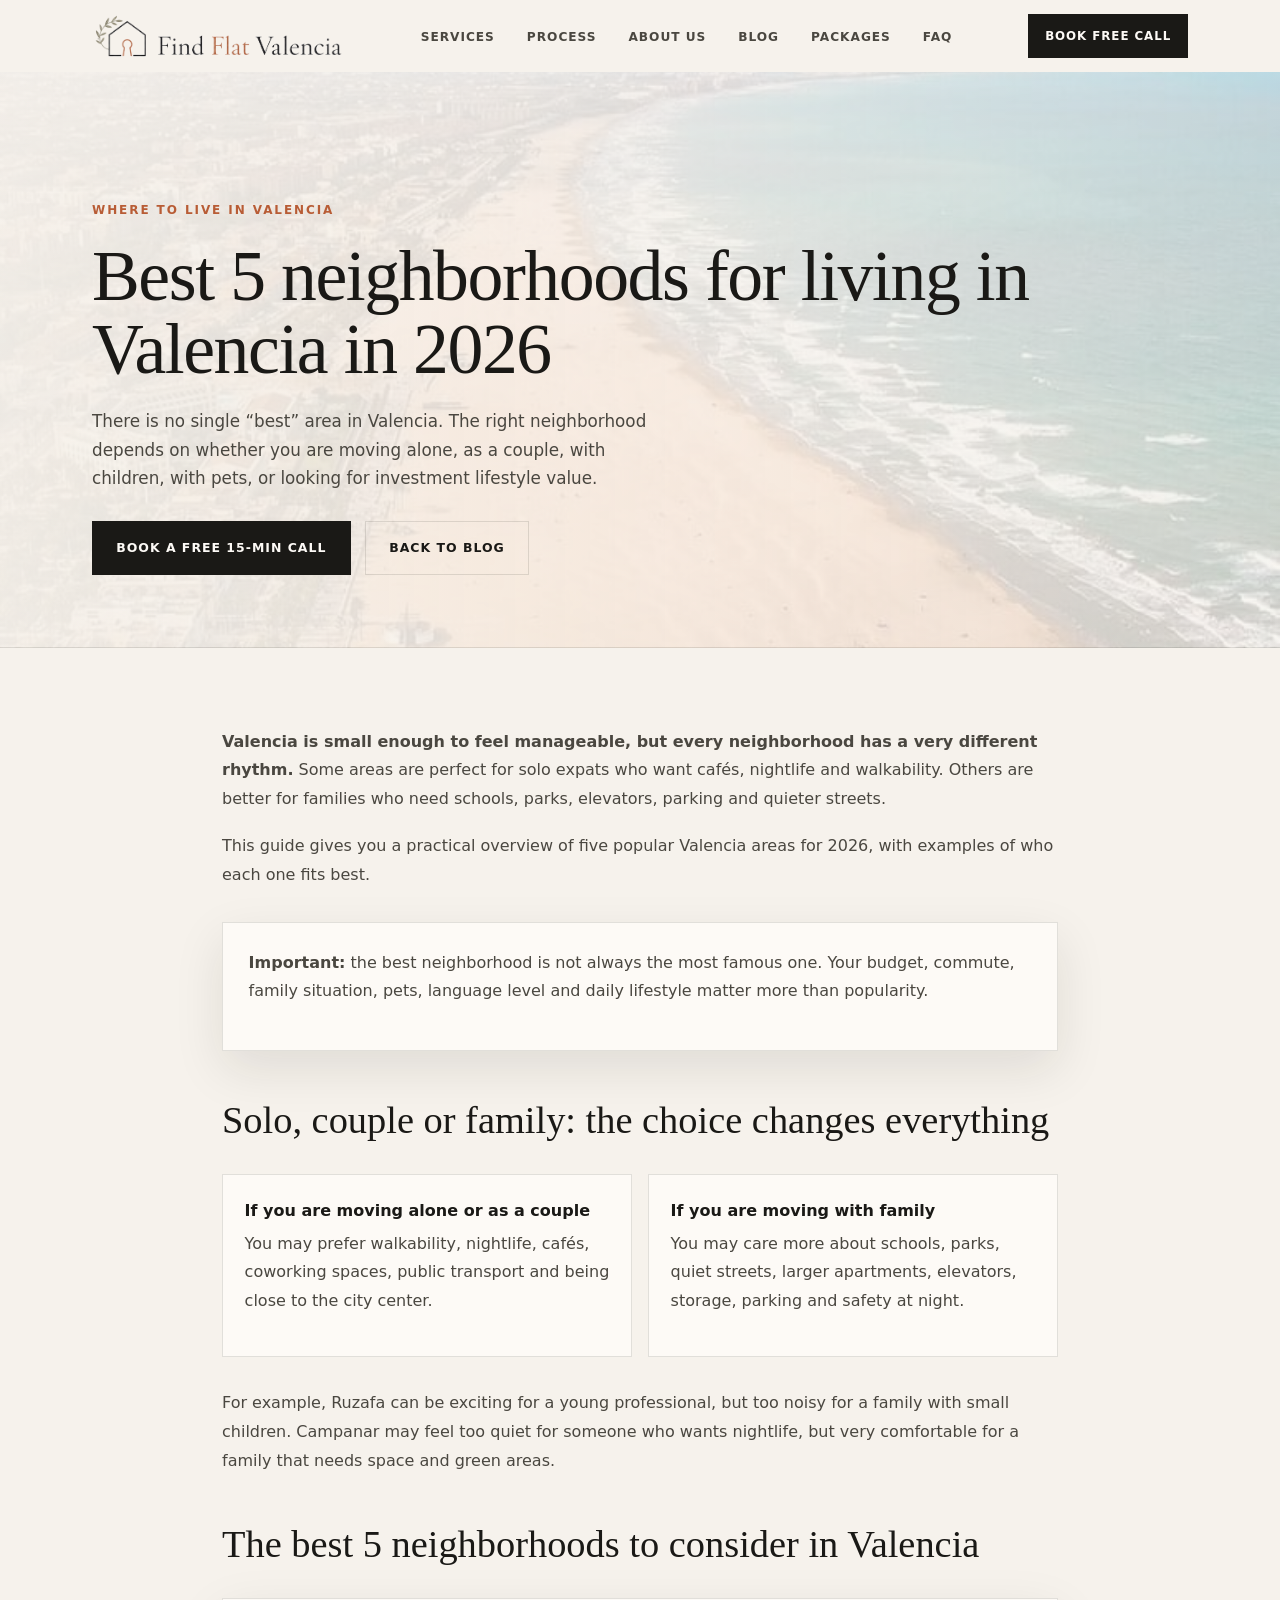
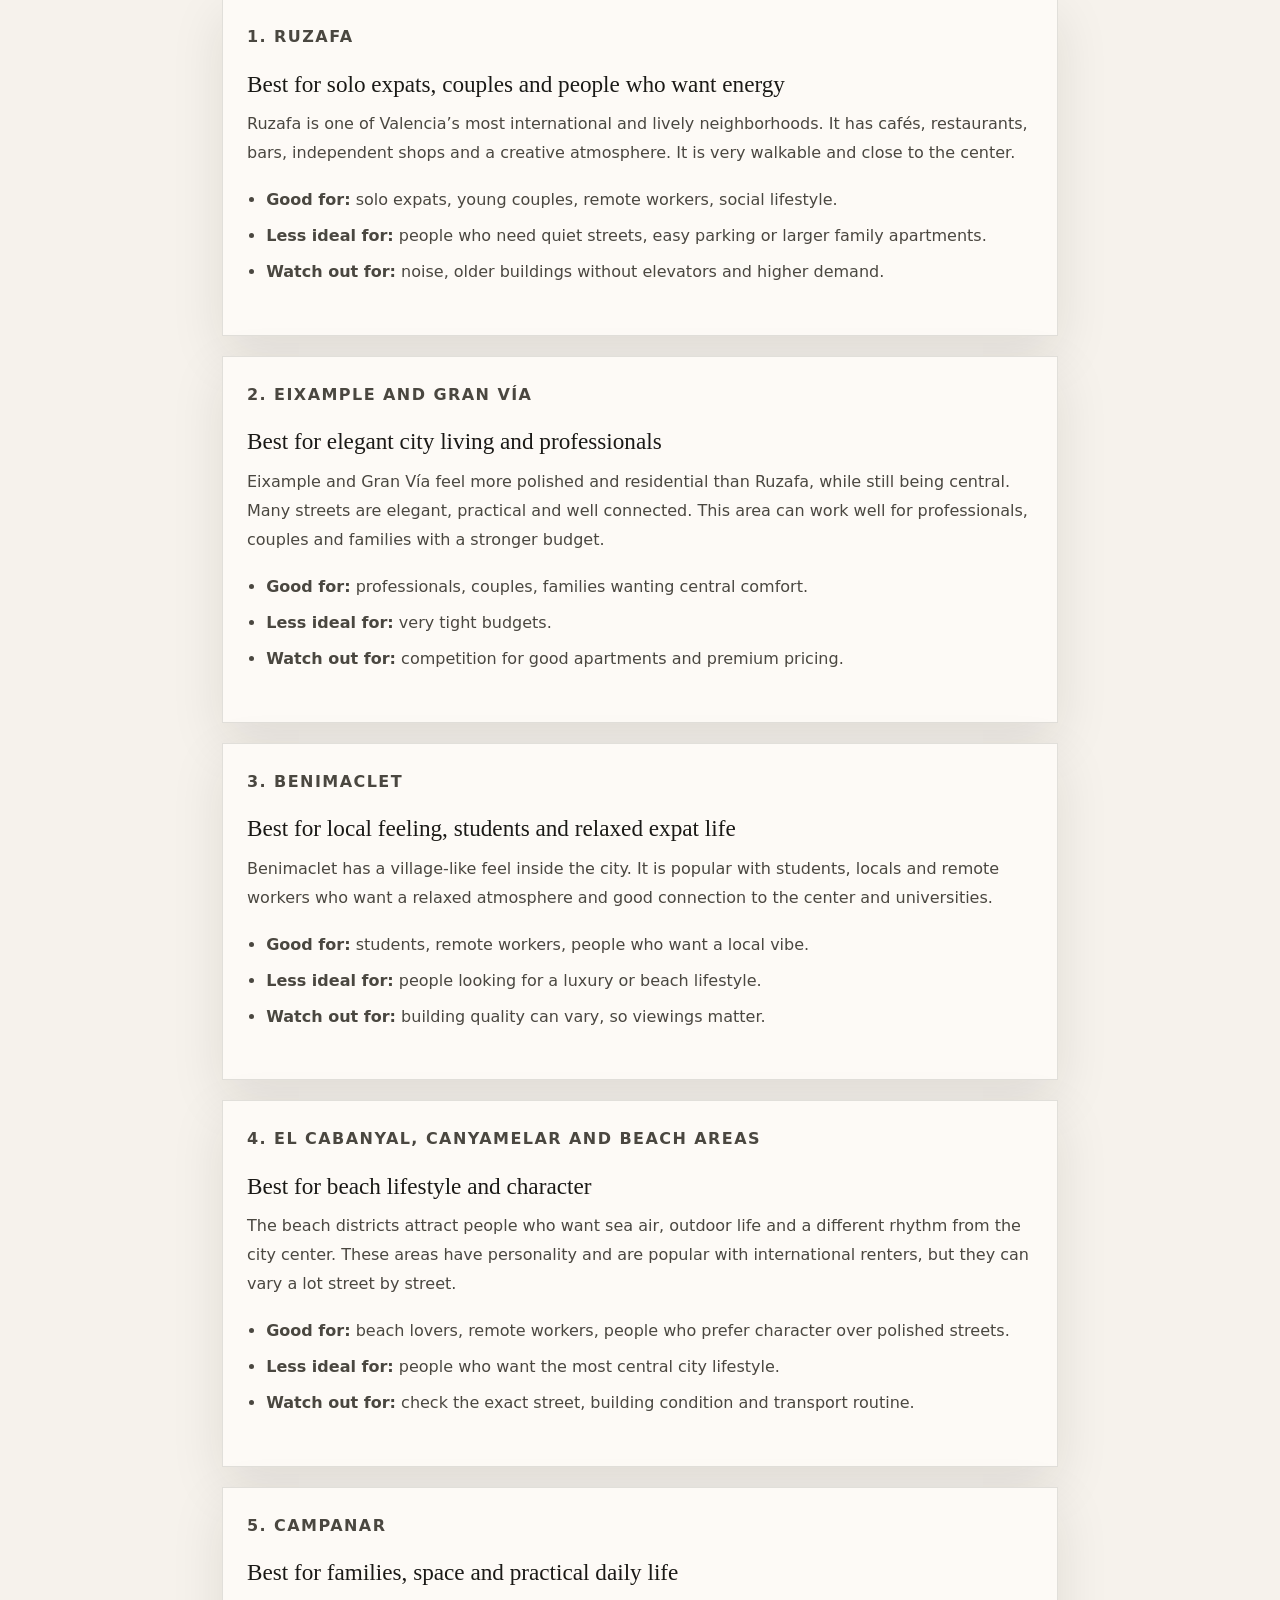
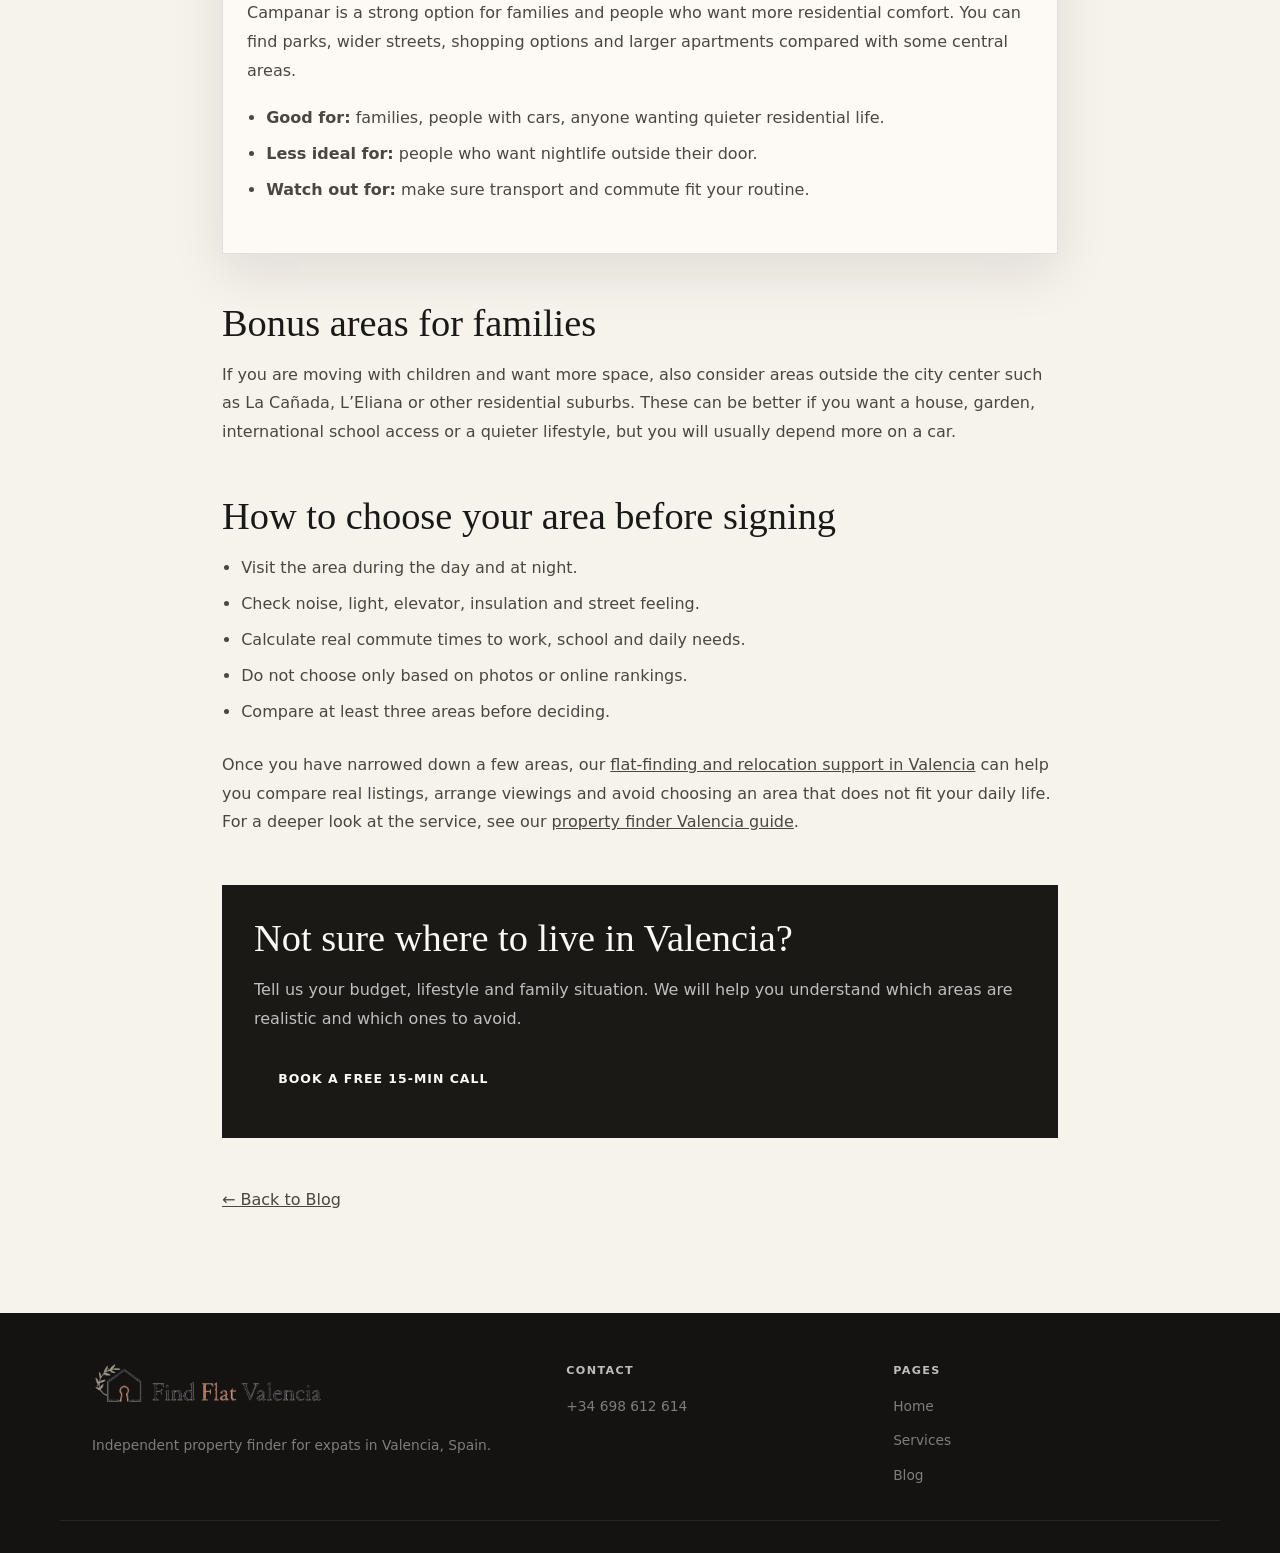
<file: best-5-neighborhoods-valencia-2026.html>
<!DOCTYPE html>
<html lang="en">
<head>
  <meta charset="UTF-8" />
  <meta name="viewport" content="width=device-width, initial-scale=1.0" />

  <title>Best 5 Neighborhoods for Living in Valencia in 2026 | Find Flat Valencia</title>
  <meta name="description" content="Discover the best neighborhoods to live in Valencia in 2026. Learn which areas fit solo expats, couples, families, remote workers and people looking for beach, city or quiet residential life." />
  <meta name="keywords" content="best neighborhoods Valencia 2026, best areas to live in Valencia, Valencia expat neighborhoods, Ruzafa Eixample Benimaclet Campanar Cabanyal, living in Valencia Spain" />
  <link rel="canonical" href="https://findflatvalencia.com/best-5-neighborhoods-valencia-2026.html" />
  <!-- Favicons / browser tab icon -->
  <link rel="icon" href="/favicon.ico" sizes="any" />
  <link rel="icon" type="image/png" sizes="16x16" href="/favicon-16x16.png" />
  <link rel="icon" type="image/png" sizes="32x32" href="/favicon-32x32.png" />
  <link rel="icon" type="image/png" sizes="48x48" href="/favicon-48x48.png" />
  <link rel="icon" type="image/png" sizes="96x96" href="/favicon-96x96.png" />
  <link rel="apple-touch-icon" sizes="180x180" href="/apple-touch-icon.png" />
  <link rel="manifest" href="/site.webmanifest" />
  <meta name="theme-color" content="#F6F2EC" />
<link rel="preload" as="image" href="valencia-landing-hero-v2.jpg" />

  <meta property="og:type" content="article" />
  <meta property="og:title" content="Best 5 Neighborhoods for Living in Valencia in 2026" />
  <meta property="og:description" content="A practical guide to Valencia neighborhoods for solo expats, couples, families and remote workers." />
  <meta property="og:image" content="https://findflatvalencia.com/fbok2-og.jpg" />

  <style>

  *, *::before, *::after { box-sizing: border-box; margin: 0; padding: 0; }
  :root {
   --bg: #F6F2EC;
   --bg2: #EDE8DF;
   --dark: #1A1916;
   --mid: #4A4740;
   --muted: #777267;
   --accent: #B85C35;
   --accent2: #E8C4AE;
   --white: #FDFAF6;
   --border: rgba(26,25,22,.12);
   --shadow: 0 18px 50px rgba(26,25,22,.10);
   --display: 'Cormorant Garamond', Georgia, serif;
   --body: 'DM Sans', system-ui, sans-serif;
   --max: 1160px;
  }
  html { scroll-behavior: smooth; }
  body { font-family: var(--body); background: var(--bg); color: var(--dark); line-height: 1.7; font-weight: 300; -webkit-font-smoothing: antialiased; }
  a { color: inherit; }
  .container { max-width: var(--max); margin: 0 auto; padding: 0 2rem; }

  nav { position: sticky; top: 0; z-index: 50; height: 72px; background: rgba(246,242,236,.94); backdrop-filter: blur(12px); border-bottom: 1px solid var(--border); }
  .nav-inner { max-width: var(--max); height: 72px; margin: 0 auto; padding: 0 2rem; display: flex; align-items: center; justify-content: space-between; gap: 1.5rem; }
  .logo { font-family: var(--display); font-size: 1.35rem; font-weight: 500; text-decoration: none; letter-spacing: .01em; white-space: nowrap; }
  .logo span { color: var(--accent); }
  .nav-links { display: flex; gap: 2rem; list-style: none; align-items: center; }
  .nav-links a { text-decoration: none; color: var(--mid); text-transform: uppercase; letter-spacing: .08em; font-size: .76rem; font-weight: 600; }
  .nav-links a:hover { color: var(--accent); }
  .nav-cta { display: inline-flex; align-items: center; justify-content: center; gap: .4rem; background: var(--dark); color: var(--white); padding: .75rem 1.05rem; text-decoration: none; text-transform: uppercase; letter-spacing: .08em; font-size: .74rem; font-weight: 700; }
  .nav-cta:hover { background: var(--accent); }

  .hero { min-height: calc(100vh - 72px); display: grid; grid-template-columns: 1.05fr .95fr; }
  .hero-copy { padding: 5.5rem 2rem 5rem max(2rem, calc((100vw - var(--max))/2 + 2rem)); display: flex; flex-direction: column; justify-content: center; }
  .eyebrow { color: var(--accent); text-transform: uppercase; letter-spacing: .16em; font-size: .75rem; font-weight: 700; margin-bottom: 1.2rem; }
  h1 { font-family: var(--display); font-size: clamp(3rem, 5.6vw, 5.2rem); line-height: 1.02; font-weight: 300; letter-spacing: -.02em; margin-bottom: 1.35rem; }
  h1 em, h2 em { color: var(--accent); font-style: italic; }
  .hero-sub { color: var(--mid); font-size: 1.05rem; max-width: 560px; margin-bottom: 1.75rem; }
  .hero-pain { display: grid; gap: .55rem; margin: 0 0 2rem; list-style: none; max-width: 560px; }
  .hero-pain li { color: var(--mid); font-size: .92rem; display: flex; gap: .65rem; align-items: flex-start; }
  .hero-pain li::before { content: "✓"; color: var(--accent); font-weight: 700; margin-top: .02rem; }
  .actions { display: flex; gap: .9rem; flex-wrap: wrap; align-items: center; }
  .btn { display: inline-flex; align-items: center; justify-content: center; gap: .45rem; padding: .95rem 1.45rem; text-decoration: none; border: 1px solid transparent; text-transform: uppercase; letter-spacing: .08em; font-size: .78rem; font-weight: 700; min-height: 48px; }
  .btn-primary { background: var(--dark); color: var(--white); }
  .btn-primary:hover { background: var(--accent); }
  .btn-secondary { background: transparent; border-color: var(--border); color: var(--dark); }
  .btn-secondary:hover { border-color: var(--accent); color: var(--accent); }
  .microcopy { margin-top: 1rem; color: var(--muted); font-size: .78rem; }
  .hero-media {
   min-height: 520px;
   position: relative;
   background-image: url('valencia-landing-hero-v2.jpg');
   background-size: cover;
   background-position: center 32%;
   background-repeat: no-repeat;
  }
  .hero-media::before {
   content:"";
   position:absolute;
   inset:0;
   background: linear-gradient(90deg, rgba(246,242,236,.98) 0%, rgba(246,242,236,.72) 18%, rgba(246,242,236,.08) 42%, rgba(26,25,22,.10) 100%), linear-gradient(180deg, rgba(255,255,255,.06) 0%, rgba(26,25,22,.10) 100%);
  }
  .hero-card { position: absolute; right: 2.2rem; bottom: 2.2rem; background: rgba(253,250,246,.95); border: 1px solid var(--border); box-shadow: var(--shadow); padding: 1.25rem; width: min(300px, calc(100% - 4rem)); }
  .hero-card strong { display: block; font-family: var(--display); color: var(--accent); font-size: 1.6rem; font-weight: 400; line-height: 1.1; margin-bottom: .35rem; }
  .hero-card p { color: var(--mid); font-size: .88rem; }

  .trust { background: var(--dark); color: var(--white); }
  .trust-grid { display: grid; grid-template-columns: repeat(4, 1fr); }
  .trust-item { padding: 1.7rem 1rem; border-right: 1px solid rgba(255,255,255,.08); text-align: center; }
  .trust-item:last-child { border-right: 0; }
  .trust-item strong { display: block; font-family: var(--display); font-size: 2rem; font-weight: 300; color: var(--accent2); line-height: 1; }
  .trust-item span { display: block; margin-top: .4rem; color: rgba(255,255,255,.55); font-size: .72rem; text-transform: uppercase; letter-spacing: .1em; font-weight: 600; }

  section { padding: 6rem 0; }
  .section-head { max-width: 680px; margin-bottom: 3rem; }
  h2 { font-family: var(--display); font-size: clamp(2.1rem, 4vw, 3.45rem); line-height: 1.12; font-weight: 300; margin-bottom: 1rem; }
  .section-text { color: var(--mid); font-size: .98rem; max-width: 620px; }

  .problem-grid { display: grid; grid-template-columns: 1fr 1fr; gap: 2rem; align-items: center; }
  .problem-box { background: var(--white); border: 1px solid var(--border); padding: 2.2rem; box-shadow: var(--shadow); }
  .problem-list { list-style: none; display: grid; gap: 1rem; }
  .problem-list li { display: flex; gap: .85rem; color: var(--mid); font-size: .95rem; }
  .problem-list li::before { content: "×"; width: 1.55rem; height: 1.55rem; border-radius: 50%; background: var(--bg2); color: var(--accent); display: inline-flex; align-items: center; justify-content: center; flex: 0 0 auto; font-weight: 700; }

  .services { background: var(--bg2); }
  .cards { display: grid; grid-template-columns: repeat(3, 1fr); gap: 1rem; }
  .card { background: var(--white); border: 1px solid var(--border); padding: 2rem; min-height: 100%; }
  .card-num { font-family: var(--display); color: var(--accent2); font-size: 2.6rem; line-height: 1; margin-bottom: 1rem; }
  h3 { font-family: var(--display); font-weight: 400; font-size: 1.45rem; line-height: 1.2; margin-bottom: .75rem; }
  .card p { color: var(--mid); font-size: .9rem; }
  .card ul { margin-top: 1rem; list-style: none; display: grid; gap: .5rem; }
  .card li { color: var(--mid); font-size: .84rem; display: flex; gap: .5rem; }
  .card li::before { content: "•"; color: var(--accent); font-weight: 700; }

  .process { background: var(--dark); color: var(--white); }
  .process .section-text { color: rgba(255,255,255,.55); }
  .steps { display: grid; grid-template-columns: repeat(4, 1fr); gap: 1px; background: rgba(255,255,255,.08); border: 1px solid rgba(255,255,255,.08); }
  .step { background: var(--dark); padding: 2rem; }
  .step strong { display: block; font-family: var(--display); font-size: 2.5rem; line-height: 1; color: rgba(255,255,255,.22); margin-bottom: 1rem; font-weight: 300; }
  .step h3 { color: var(--white); }
  .step p { color: rgba(255,255,255,.55); font-size: .88rem; }

  .packages-grid { display: grid; grid-template-columns: repeat(3, 1fr); gap: 1rem; }
  .package { background: var(--white); border: 1px solid var(--border); padding: 2rem; position: relative; }
  .package.featured { border-color: rgba(184,92,53,.55); box-shadow: var(--shadow); }
  .tag { display: inline-block; color: var(--accent); font-weight: 700; letter-spacing: .1em; font-size: .67rem; text-transform: uppercase; margin-bottom: 1rem; }
  .price { font-family: var(--display); font-size: 2.2rem; color: var(--dark); margin: .8rem 0 .3rem; }
  .price small { font-family: var(--body); font-size: .78rem; color: var(--muted); }

  .neighbourhoods { background: var(--bg2); }
  .hood-grid { display: grid; grid-template-columns: repeat(4, 1fr); gap: 1rem; }
  .hood { min-height: 160px; padding: 1.25rem; display: flex; flex-direction: column; justify-content: flex-end; background: linear-gradient(0deg, rgba(26,25,22,.72), rgba(26,25,22,.20)), var(--accent); color: var(--white); }
  .hood:nth-child(1){ background-image: linear-gradient(0deg, rgba(26,25,22,.72), rgba(26,25,22,.16)), url('https://images.unsplash.com/photo-1558618666-fcd25c85cd64?w=700&q=80'); background-size: cover; background-position: center; }
  .hood:nth-child(2){ background-image: linear-gradient(0deg, rgba(26,25,22,.72), rgba(26,25,22,.16)), url('https://images.unsplash.com/photo-1511739001486-6bfe10ce785f?w=700&q=80'); background-size: cover; background-position: center; }
  .hood:nth-child(3){ background-image: linear-gradient(0deg, rgba(26,25,22,.72), rgba(26,25,22,.16)), url('https://images.unsplash.com/photo-1534430480872-3498386e7856?w=700&q=80'); background-size: cover; background-position: center; }
  .hood:nth-child(4){ background-image: linear-gradient(0deg, rgba(26,25,22,.72), rgba(26,25,22,.16)), url('https://images.unsplash.com/photo-1523531294919-4bcd7c65e216?w=700&q=80'); background-size: cover; background-position: center; }
  .hood strong { font-family: var(--display); font-size: 1.45rem; font-weight: 400; }
  .hood span { color: var(--accent2); text-transform: uppercase; letter-spacing: .08em; font-size: .68rem; font-weight: 700; }

  .lead { background: var(--accent); color: var(--white); }
  .lead-grid { display: grid; grid-template-columns: 1fr 1fr; gap: 3rem; align-items: center; }
  .lead h2 em { color: var(--accent2); }
  .lead p, .lead li { color: rgba(255,255,255,.78); }
  .lead ul { list-style: none; display: grid; gap: .5rem; margin-top: 1rem; }
  .lead li::before { content: "✓ "; color: var(--white); font-weight: 700; }
  .lead-box { background: var(--white); color: var(--dark); padding: 2rem; box-shadow: var(--shadow); }
  .lead-box h3 { margin-bottom: .4rem; }
  .lead-box p { color: var(--mid); }
  .contact-options { display: grid; gap: .8rem; margin-top: 1.2rem; }
  .contact-options a { text-decoration: none; padding: 1rem; border: 1px solid var(--border); background: var(--bg); font-weight: 700; color: var(--dark); display: flex; justify-content: space-between; align-items: center; }
  .contact-options a:hover { border-color: var(--accent); color: var(--accent); }

  .faq-grid { display: grid; grid-template-columns: repeat(2, 1fr); gap: 1rem; }
  details { background: var(--white); border: 1px solid var(--border); padding: 1.25rem; }
  summary { cursor: pointer; font-weight: 700; color: var(--dark); }
  details p { color: var(--mid); margin-top: .75rem; font-size: .9rem; }

  footer { background: #141311; color: rgba(255,255,255,.45); padding: 3rem 0 2rem; }
  .footer-grid { display: grid; grid-template-columns: 1.5fr 1fr 1fr; gap: 2rem; border-bottom: 1px solid rgba(255,255,255,.08); padding-bottom: 2rem; }
  footer .logo { color: var(--white); display: inline-block; margin-bottom: .8rem; }
  footer p, footer a { color: rgba(255,255,255,.45); font-size: .86rem; text-decoration: none; }
  footer a:hover { color: var(--accent2); }
  footer h4 { color: rgba(255,255,255,.72); text-transform: uppercase; letter-spacing: .12em; font-size: .7rem; margin-bottom: .75rem; }
  footer ul { list-style: none; display: grid; gap: .45rem; }
  .footer-bottom { display: flex; justify-content: space-between; gap: 1rem; padding-top: 1.5rem; flex-wrap: wrap; }


 
  /* ─── MOBILE-FIRST IMPROVEMENTS ─── */
  .mobile-menu-toggle {
   display: none;
   border: 1px solid var(--border);
   background: rgba(253,250,246,.82);
   color: var(--dark);
   padding: .62rem .72rem;
   font-size: .76rem;
   font-weight: 800;
   letter-spacing: .08em;
   text-transform: uppercase;
   cursor: pointer;
  }

  @media (max-width: 950px) {
   body { overflow-x: hidden; }
   .nav-inner {
    height: 64px;
    padding: 0 1rem;
    position: relative;
   }
   .logo { font-size: 1.12rem; }
   .nav-cta {
    display: none;
   }
   .mobile-menu-toggle {
    display: inline-flex;
    align-items: center;
    justify-content: center;
   }
   .nav-links {
    display: none;
    position: absolute;
    top: 64px;
    left: 1rem;
    right: 1rem;
    background: rgba(253,250,246,.98);
    border: 1px solid var(--border);
    box-shadow: var(--shadow);
    padding: .75rem;
    z-index: 80;
    flex-direction: column;
    align-items: stretch;
    gap: .15rem;
   }
   .nav-links.open { display: flex; }
   .nav-links li { width: 100%; }
   .nav-links a {
    display: block;
    padding: .85rem .8rem;
    font-size: .78rem;
   }

   .hero {
    min-height: auto;
    grid-template-columns: 1fr;
   }
   .hero-copy {
    min-height: auto;
    padding: 3.2rem 1.1rem 2.4rem;
   }
   h1 {
    font-size: clamp(2.55rem, 12vw, 3.65rem);
    line-height: 1.04;
    margin-bottom: 1.05rem;
   }
   .hero-sub {
    font-size: .98rem;
    line-height: 1.65;
    margin-bottom: 1.25rem;
   }
   .hero-pain {
    gap: .45rem;
    margin-bottom: 1.45rem;
   }
   .hero-pain li {
    font-size: .88rem;
    line-height: 1.45;
   }
   .actions {
    flex-direction: column;
    align-items: stretch;
    gap: .65rem;
   }
   .btn {
    width: 100%;
    min-height: 50px;
    padding: .9rem 1rem;
   }
   .microcopy {
    font-size: .76rem;
    line-height: 1.45;
   }
   .hero-media {
    order: -1;
    min-height: 300px;
    background-position: center 22%;
   }
   .hero-media::before {
    background: linear-gradient(180deg, rgba(26,25,22,.08) 0%, rgba(26,25,22,.20) 100%);
   }
   .hero-card {
    right: 1rem;
    left: 1rem;
    bottom: 1rem;
    width: auto;
    padding: 1rem;
   }
   .hero-card strong {
    font-size: 1.28rem;
   }
   .hero-card p {
    font-size: .82rem;
    line-height: 1.45;
   }

   section { padding: 4.2rem 0; }
   .container, .nav-inner {
    padding-left: 1.1rem;
    padding-right: 1.1rem;
   }
   .section-head {
    margin-bottom: 2rem;
   }
   h2 {
    font-size: clamp(2rem, 9vw, 2.75rem);
   }
   .section-text {
    font-size: .94rem;
    line-height: 1.65;
   }

   .trust-grid {
    grid-template-columns: repeat(2, 1fr);
   }
   .trust-item {
    padding: 1.25rem .75rem;
   }
   .trust-item strong {
    font-size: 1.55rem;
   }
   .trust-item span {
    font-size: .66rem;
   }

   .problem-grid,
   .lead-grid {
    grid-template-columns: 1fr;
    gap: 1.2rem;
   }
   .problem-box,
   .lead-box,
   .card,
   .package,
   .faq-item {
    padding: 1.35rem;
   }

   .cards,
   .packages-grid,
   .steps {
    grid-template-columns: 1fr;
    gap: .85rem;
   }

   .hood-grid {
    grid-template-columns: 1fr;
   }
   .hood {
    min-height: 220px;
   }

   .footer-grid {
    grid-template-columns: 1fr;
    gap: 1.4rem;
   }
   .footer-bottom {
    flex-direction: column;
    align-items: flex-start;
   }

   footer {
    padding-bottom: 5.2rem;
   }
  }

  @media (max-width: 560px) {
   .eyebrow {
    font-size: .68rem;
    margin-bottom: .85rem;
   }
   .hero-media {
    min-height: 250px;
   }
   .hero-card {
    display: none;
   }
   .trust-grid,
   .steps,
   .faq-grid {
    grid-template-columns: 1fr;
   }
   .trust-item {
    border-right: 0;
    border-bottom: 1px solid rgba(255,255,255,.08);
   }
   .trust-item:last-child {
    border-bottom: 0;
   }
   .lead-form {
    gap: .65rem;
   }
   .lead-form input,
   .lead-form button {
    min-height: 50px;
    font-size: .9rem;
   }
  }

 
  /* ─── POLISHED MOBILE MENU BAR ─── */
  .mobile-menu-cta { display: none; }

  .hamburger {
   position: relative;
   display: block;
   width: 22px;
   height: 2px;
   background: var(--dark);
   border-radius: 999px;
   transition: background .2s ease;
  }
  .hamburger::before,
  .hamburger::after {
   content: "";
   position: absolute;
   left: 0;
   width: 22px;
   height: 2px;
   background: var(--dark);
   border-radius: 999px;
   transition: transform .22s ease, top .22s ease;
  }
  .hamburger::before { top: -7px; }
  .hamburger::after { top: 7px; }

  .mobile-menu-toggle[aria-expanded="true"] .hamburger {
   background: transparent;
  }
  .mobile-menu-toggle[aria-expanded="true"] .hamburger::before {
   top: 0;
   transform: rotate(45deg);
  }
  .mobile-menu-toggle[aria-expanded="true"] .hamburger::after {
   top: 0;
   transform: rotate(-45deg);
  }

  @media (max-width: 950px) {
   header.site-nav,
   .site-nav {
    position: sticky;
    top: 0;
    z-index: 100;
    background: rgba(246,242,236,.96);
    backdrop-filter: blur(14px);
    border-bottom: 1px solid var(--border);
   }

   .nav-inner {
    height: 64px;
   }

   .mobile-menu-toggle {
    width: 44px;
    height: 44px;
    padding: 0;
    border-radius: 999px;
    background: rgba(253,250,246,.92);
    border: 1px solid rgba(26,25,22,.13);
    box-shadow: 0 8px 24px rgba(26,25,22,.07);
   }

   .nav-links {
    top: 72px;
    left: 1rem;
    right: 1rem;
    padding: .5rem;
    border-radius: 18px;
    overflow: hidden;
   }

   .nav-links a {
    border-radius: 12px;
    color: var(--dark);
   }

   .nav-links a:hover {
    background: var(--bg2);
   }

   .mobile-menu-cta {
    display: block;
    margin-top: .35rem;
    padding-top: .35rem;
    border-top: 1px solid var(--border);
   }

   .mobile-menu-cta a {
    background: var(--accent);
    color: var(--white) !important;
    text-align: center;
    font-weight: 800;
   }

   .mobile-menu-cta a:hover {
    background: var(--dark);
   }
  }


    .article-hero {
      padding: 8rem 0 4.5rem;
      background:
        linear-gradient(90deg, rgba(246,242,236,.96), rgba(246,242,236,.76)),
        url('valencia-landing-hero-v2.jpg') center 30%/cover no-repeat;
      border-bottom: 1px solid var(--border);
    }
    .article-wrap {
      max-width: 900px;
      margin: 0 auto;
      padding: 5rem 2rem;
    }
    .article-wrap h2 {
      margin-top: 3rem;
      margin-bottom: 1rem;
      font-size: clamp(1.9rem, 3vw, 2.6rem);
    }
    .article-wrap h3 {
      margin-top: 2rem;
      font-size: 1.45rem;
    }
    .article-wrap p {
      color: var(--mid);
      margin-bottom: 1.15rem;
      font-size: 1rem;
      line-height: 1.8;
    }
    .article-wrap ul,
    .article-wrap ol {
      margin: 1rem 0 1.5rem 1.2rem;
      color: var(--mid);
      line-height: 1.8;
    }
    .article-wrap li { margin-bottom: .45rem; }
    .article-box {
      background: var(--white);
      border: 1px solid var(--border);
      box-shadow: var(--shadow);
      padding: 1.6rem;
      margin: 2rem 0;
    }
    .article-cta {
      background: var(--dark);
      color: var(--white);
      padding: 2rem;
      margin: 3rem 0;
    }
    .article-cta h2 { color: var(--white); margin-top: 0; }
    .article-cta p { color: rgba(255,255,255,.72); }
    .comparison-grid {
      display: grid;
      grid-template-columns: 1fr 1fr;
      gap: 1rem;
      margin: 2rem 0;
    }
    .comparison-card {
      background: var(--white);
      border: 1px solid var(--border);
      padding: 1.35rem;
    }
    .comparison-card strong {
      display: block;
      color: var(--dark);
      margin-bottom: .35rem;
    }
    .neighborhood-list {
      counter-reset: hood;
      display: grid;
      gap: 1.25rem;
      margin-top: 2rem;
    }
    .hood-article-card {
      background: var(--white);
      border: 1px solid var(--border);
      padding: 1.5rem;
      box-shadow: var(--shadow);
    }
    .hood-article-card h3 {
      margin-top: 0;
    }
    .hood-label {
      color: var(--accent);
      font-size: .76rem;
      font-weight: 800;
      letter-spacing: .09em;
      text-transform: uppercase;
      margin-bottom: .35rem;
    }
    @media (max-width: 750px) {
      .article-hero {
        padding: 6.5rem 0 3rem;
        background-position: center top;
      }
      .article-wrap {
        padding: 3.5rem 1.1rem;
      }
      .comparison-grid {
        grid-template-columns: 1fr;
      }
      .article-box,
      .article-cta,
      .hood-article-card {
        padding: 1.25rem;
      }
    }
  
  .logo {
    display: inline-flex;
    align-items: center;
    text-decoration: none;
    line-height: 1;
  }
  .logo img {
    display: block;
    height: 48px;
    width: auto;
    object-fit: contain;
  }
  .footer-brand img {
    display: block;
    height: 58px;
    width: auto;
    object-fit: contain;
    margin-bottom: .8rem;
  }
  @media (max-width: 768px) {
    .logo img {
      height: 40px;
    }
    .footer-brand img {
      height: 48px;
    }
  }


  .footer-brand {
    display: flex;
    align-items: center;
    margin-bottom: 1rem;
  }
  .footer-brand img {
    display: block;
    height: 44px;
    width: auto;
    object-fit: contain;
  }
  @media (max-width: 768px) {
    .footer-brand {
      justify-content: flex-start;
    }
    .footer-brand img {
      height: 40px;
    }
  }


  footer .footer-brand {
    display: inline-flex;
    align-items: center;
    margin-bottom: 1rem;
  }
  footer .footer-brand img {
    display: block;
    height: 44px;
    width: auto;
    object-fit: contain;
  }
  @media (max-width: 768px) {
    footer .footer-brand img {
      height: 40px;
    }
  }


  /* ─── MOBILE APP-LIKE NAV + RESPONSIVE POLISH ─── */
  .mobile-menu-toggle {
    display: none;
    width: 46px;
    height: 46px;
    border: 1px solid var(--border);
    background: var(--dark);
    color: var(--white);
    align-items: center;
    justify-content: center;
    cursor: pointer;
    position: relative;
    z-index: 1002;
  }

  .hamburger,
  .hamburger::before,
  .hamburger::after {
    display: block;
    width: 20px;
    height: 2px;
    background: currentColor;
    transition: transform .25s ease, opacity .25s ease;
  }

  .hamburger {
    position: relative;
  }

  .hamburger::before,
  .hamburger::after {
    content: "";
    position: absolute;
    left: 0;
  }

  .hamburger::before {
    top: -7px;
  }

  .hamburger::after {
    top: 7px;
  }

  .mobile-menu-toggle[aria-expanded="true"] .hamburger {
    background: transparent;
  }

  .mobile-menu-toggle[aria-expanded="true"] .hamburger::before {
    transform: translateY(7px) rotate(45deg);
  }

  .mobile-menu-toggle[aria-expanded="true"] .hamburger::after {
    transform: translateY(-7px) rotate(-45deg);
  }

  .mobile-menu-backdrop {
    display: none;
  }

  @media (max-width: 860px) {
    body {
      overflow-x: hidden;
    }

    .site-nav {
      z-index: 1000;
    }

    .nav-inner {
      height: 72px;
      padding-inline: 1rem;
      display: flex;
      justify-content: space-between;
      gap: .75rem;
    }

    .logo img {
      height: 43px;
      max-width: 210px;
    }

    .mobile-menu-toggle {
      display: inline-flex;
      margin-left: auto;
      flex: 0 0 auto;
    }

    .nav-cta {
      display: none !important;
    }

    .nav-links {
      position: fixed;
      top: 0;
      right: 0;
      width: min(84vw, 360px);
      height: 100vh;
      padding: 6rem 1.25rem 1.25rem;
      background: var(--white);
      border-left: 1px solid var(--border);
      box-shadow: -24px 0 70px rgba(0,0,0,.18);
      display: flex;
      flex-direction: column;
      align-items: stretch;
      justify-content: flex-start;
      gap: 0;
      transform: translateX(105%);
      transition: transform .28s ease;
      z-index: 1001;
      overflow-y: auto;
    }

    .nav-links.open {
      transform: translateX(0);
    }

    .nav-links li {
      width: 100%;
      border-bottom: 1px solid var(--border);
    }

    .nav-links a {
      display: block;
      padding: 1rem .25rem;
      font-size: .9rem;
      letter-spacing: .12em;
      color: var(--dark);
    }

    .nav-links .mobile-menu-cta {
      display: block;
      border-bottom: 0;
      margin-top: 1rem;
    }

    .nav-links .mobile-menu-cta a {
      background: var(--dark);
      color: var(--white);
      text-align: center;
      padding: 1rem;
      font-weight: 900;
    }

    .mobile-menu-backdrop {
      position: fixed;
      inset: 0;
      background: rgba(20,19,17,.44);
      backdrop-filter: blur(3px);
      z-index: 999;
    }

    .mobile-menu-backdrop.open {
      display: block;
    }

    .hero {
      min-height: auto;
      padding: 5.5rem 0 3.5rem;
    }

    .hero .container,
    .hero-grid,
    .split,
    .two-col,
    .footer-grid,
    .cards,
    .packages,
    .process-grid,
    .faq-grid {
      grid-template-columns: 1fr !important;
    }

    .hero h1,
    h1 {
      font-size: clamp(3rem, 14vw, 4.9rem);
      line-height: .96;
      max-width: 100%;
    }

    .hero-sub,
    .section-text,
    p {
      max-width: 100%;
    }

    .actions {
      display: grid;
      grid-template-columns: 1fr;
      gap: .75rem;
      width: 100%;
    }

    .btn,
    .btn-primary,
    .btn-secondary,
    .btn-accent {
      width: 100%;
      justify-content: center;
      text-align: center;
      min-height: 52px;
      display: inline-flex;
      align-items: center;
    }

    section {
      padding: 4rem 0;
    }

    .container {
      padding-inline: 1rem;
    }

    .section-head h2,
    section h2 {
      font-size: clamp(2.35rem, 11vw, 4rem);
      line-height: 1;
    }

    .card,
    .package-card,
    .faq-item,
    details,
    .article-box,
    .article-cta {
      padding: 1.25rem !important;
    }

    img,
    video,
    iframe {
      max-width: 100%;
      height: auto;
    }

    .hero-image,
    .hero-photo,
    .image-panel {
      min-height: 320px;
      background-position: center;
    }

    footer {
      padding-bottom: 2rem;
    }

    footer .footer-grid {
      gap: 2rem;
    }

    footer .footer-brand img {
      height: 42px;
      max-width: 250px;
    }

    .footer-bottom {
      display: grid;
      gap: .75rem;
      text-align: left;
    }
  }

  @media (max-width: 480px) {
    .nav-inner {
      height: 68px;
      padding-inline: .85rem;
    }

    .logo img {
      height: 39px;
      max-width: 190px;
    }

    .mobile-menu-toggle {
      width: 44px;
      height: 44px;
    }

    .hero {
      padding-top: 4.75rem;
    }

    .hero h1,
    h1 {
      font-size: clamp(2.65rem, 13.5vw, 4rem);
    }

    .eyebrow {
      font-size: .68rem;
      letter-spacing: .18em;
    }

    .hero-sub,
    .section-text,
    p,
    li {
      font-size: .96rem;
      line-height: 1.65;
    }

    .nav-links {
      width: min(88vw, 340px);
      padding-top: 5.5rem;
    }
  }


  /* ─── CLEAR MOBILE MENU UX ─── */
  @media (max-width: 860px) {
    .mobile-menu-toggle {
      display: inline-flex !important;
      width: auto;
      min-width: 86px;
      height: 44px;
      padding: 0 .9rem;
      gap: .55rem;
      border-radius: 0;
      border: 1px solid var(--dark);
      background: var(--dark);
      color: var(--white);
      font-size: .72rem;
      font-weight: 900;
      letter-spacing: .12em;
      text-transform: uppercase;
      align-items: center;
      justify-content: center;
      box-shadow: 0 10px 22px rgba(0,0,0,.12);
    }

    .mobile-menu-toggle::before {
      content: "Menu";
    }

    .mobile-menu-toggle[aria-expanded="true"]::before {
      content: "Close";
    }

    .hamburger,
    .hamburger::before,
    .hamburger::after {
      width: 18px;
      height: 2px;
    }

    .nav-links {
      top: 0;
      right: 0;
      padding-top: 5.25rem;
    }

    .nav-links::before {
      content: "Navigation";
      position: absolute;
      top: 1.65rem;
      left: 1.25rem;
      font-size: .72rem;
      font-weight: 900;
      letter-spacing: .16em;
      text-transform: uppercase;
      color: var(--accent);
    }

    .nav-links a {
      font-size: .86rem;
      padding: 1.08rem .25rem;
    }

    .nav-links .mobile-menu-cta a {
      margin-top: .45rem;
      border-radius: 0;
      box-shadow: none;
    }
  }

  @media (max-width: 480px) {
    .mobile-menu-toggle {
      min-width: 82px;
      height: 42px;
      padding: 0 .75rem;
      font-size: .68rem;
    }

    .logo img {
      max-width: 175px;
    }
  }

</style>
<script type="application/ld+json">
{
  "@context": "https://schema.org",
  "@type": "Article",
  "headline": "Best 5 Neighborhoods for Living in Valencia in 2026",
  "description": "Discover the best neighborhoods to live in Valencia in 2026. Learn which areas fit solo expats, couples, families, remote workers and people looking for beach, city or quiet residential life.",
  "author": {
    "@type": "Organization",
    "name": "Find Flat Valencia"
  },
  "publisher": {
    "@type": "Organization",
    "name": "Find Flat Valencia",
    "logo": {
      "@type": "ImageObject",
      "url": "https://findflatvalencia.com/find-flat-valencia-logo-official.png"
    }
  },
  "image": "https://findflatvalencia.com/fbok2-og.jpg",
  "mainEntityOfPage": "https://findflatvalencia.com/best-5-neighborhoods-valencia-2026.html",
  "dateModified": "2026-06-04"
}
</script>
<script type="application/ld+json">
{
  "@context": "https://schema.org",
  "@type": "FAQPage",
  "mainEntity": [
    {
      "@type": "Question",
      "name": "What is the best neighborhood in Valencia?",
      "acceptedAnswer": {
        "@type": "Answer",
        "text": "There is no single best neighborhood. The right area depends on lifestyle, budget, family needs and commute."
      }
    },
    {
      "@type": "Question",
      "name": "Is Valencia good for families?",
      "acceptedAnswer": {
        "@type": "Answer",
        "text": "Yes. Many families choose Valencia for parks, schools, beach access and manageable city size."
      }
    },
    {
      "@type": "Question",
      "name": "Which Valencia areas are popular with expats?",
      "acceptedAnswer": {
        "@type": "Answer",
        "text": "Popular areas include Ruzafa, Eixample, El Carmen, Benimaclet, Campanar, Patacona and Cabanyal."
      }
    }
  ]
}
</script>
  <link rel="stylesheet" href="style.css" />
</head>

<body>
<div class="ffv-mobile-overlay" aria-hidden="true">
  <div class="ffv-mobile-panel" role="dialog" aria-modal="true" aria-label="Mobile navigation">
    <div class="ffv-mobile-head">
      <img src="find-flat-valencia-logo-official.png" alt="Find Flat Valencia">
      <button class="ffv-close-btn" type="button" aria-label="Close menu">×</button>
    </div>
    <nav class="ffv-mobile-nav" aria-label="Mobile navigation">
      <ul>
        <li><a href="index.html#services">Services</a></li>
        <li><a href="index.html#process">Process</a></li>
        <li><a href="index.html#about">About us</a></li>
        <li><a href="index.html#packages">Packages</a></li>
        <li><a href="index.html#areas">Blog</a></li>
        <li><a href="index.html#faq">FAQ</a></li>
        <li><a href="valencia-relocation-flats.html">Relocation flats</a></li>
        <li><a href="contact/">Contact</a></li>
      </ul>
    </nav>
    <div class="ffv-mobile-cta">
      <a href="https://docs.google.com/forms/d/e/1FAIpQLSdxXPG-dzI2IXyH8CfDdJmxdlSp20rvUesakMLwTe5v26tiOw/viewform?usp=publish-editor" target="_blank" rel="noopener">Book free call</a>
    </div>
  </div>
</div>
  <header class="site-nav">
    <div class="nav-inner">
      <a class="logo" href="index.html" aria-label="Find Flat Valencia home"><img src="find-flat-valencia-logo-official.png" alt="Find Flat Valencia logo"></a>
      <ul class="nav-links">
        <li><a href="index.html#services">Services</a></li>
        <li><a href="index.html#process">Process</a></li>
        <li><a href="index.html#about">About us</a></li>
        <li><a href="index.html#areas">Blog</a></li>
        <li><a href="index.html#packages">Packages</a></li>
        <li><a href="index.html#faq">FAQ</a></li>
      </ul>
      <a class="nav-cta" href="https://docs.google.com/forms/d/e/1FAIpQLSdxXPG-dzI2IXyH8CfDdJmxdlSp20rvUesakMLwTe5v26tiOw/viewform?usp=publish-editor" target="_blank" rel="noopener">Book free call</a>
    <button class="ffv-menu-btn" type="button" aria-label="Open menu" aria-expanded="false">
  <span></span>
  <span></span>
  <span></span>
</button>
</div>
  </header>
<main>
    <section class="article-hero">
      <div class="container">
        <p class="eyebrow">Where to live in Valencia</p>
        <h1>Best 5 neighborhoods for living in Valencia in 2026</h1>
        <p class="hero-sub">There is no single “best” area in Valencia. The right neighborhood depends on whether you are moving alone, as a couple, with children, with pets, or looking for investment lifestyle value.</p>
        <div class="actions">
          <a class="btn btn-primary" href="https://docs.google.com/forms/d/e/1FAIpQLSdxXPG-dzI2IXyH8CfDdJmxdlSp20rvUesakMLwTe5v26tiOw/viewform?usp=publish-editor" target="_blank" rel="noopener">Book a free 15-min call</a>
          <a class="btn btn-secondary" href="index.html#areas">Back to blog</a>
        </div>
      </div>
    </section>

    <article class="article-wrap">
      <p><strong>Valencia is small enough to feel manageable, but every neighborhood has a very different rhythm.</strong> Some areas are perfect for solo expats who want cafés, nightlife and walkability. Others are better for families who need schools, parks, elevators, parking and quieter streets.</p>

      <p>This guide gives you a practical overview of five popular Valencia areas for 2026, with examples of who each one fits best.</p>

      <div class="article-box">
        <p><strong>Important:</strong> the best neighborhood is not always the most famous one. Your budget, commute, family situation, pets, language level and daily lifestyle matter more than popularity.</p>
      </div>

      <h2>Solo, couple or family: the choice changes everything</h2>
      <div class="comparison-grid">
        <div class="comparison-card">
          <strong>If you are moving alone or as a couple</strong>
          <p>You may prefer walkability, nightlife, cafés, coworking spaces, public transport and being close to the city center.</p>
        </div>
        <div class="comparison-card">
          <strong>If you are moving with family</strong>
          <p>You may care more about schools, parks, quiet streets, larger apartments, elevators, storage, parking and safety at night.</p>
        </div>
      </div>

      <p>For example, Ruzafa can be exciting for a young professional, but too noisy for a family with small children. Campanar may feel too quiet for someone who wants nightlife, but very comfortable for a family that needs space and green areas.</p>

      <h2>The best 5 neighborhoods to consider in Valencia</h2>

      <div class="neighborhood-list">
        <div class="hood-article-card">
          <p class="hood-label">1. Ruzafa</p>
          <h3>Best for solo expats, couples and people who want energy</h3>
          <p>Ruzafa is one of Valencia’s most international and lively neighborhoods. It has cafés, restaurants, bars, independent shops and a creative atmosphere. It is very walkable and close to the center.</p>
          <ul>
            <li><strong>Good for:</strong> solo expats, young couples, remote workers, social lifestyle.</li>
            <li><strong>Less ideal for:</strong> people who need quiet streets, easy parking or larger family apartments.</li>
            <li><strong>Watch out for:</strong> noise, older buildings without elevators and higher demand.</li>
          </ul>
        </div>

        <div class="hood-article-card">
          <p class="hood-label">2. Eixample and Gran Vía</p>
          <h3>Best for elegant city living and professionals</h3>
          <p>Eixample and Gran Vía feel more polished and residential than Ruzafa, while still being central. Many streets are elegant, practical and well connected. This area can work well for professionals, couples and families with a stronger budget.</p>
          <ul>
            <li><strong>Good for:</strong> professionals, couples, families wanting central comfort.</li>
            <li><strong>Less ideal for:</strong> very tight budgets.</li>
            <li><strong>Watch out for:</strong> competition for good apartments and premium pricing.</li>
          </ul>
        </div>

        <div class="hood-article-card">
          <p class="hood-label">3. Benimaclet</p>
          <h3>Best for local feeling, students and relaxed expat life</h3>
          <p>Benimaclet has a village-like feel inside the city. It is popular with students, locals and remote workers who want a relaxed atmosphere and good connection to the center and universities.</p>
          <ul>
            <li><strong>Good for:</strong> students, remote workers, people who want a local vibe.</li>
            <li><strong>Less ideal for:</strong> people looking for a luxury or beach lifestyle.</li>
            <li><strong>Watch out for:</strong> building quality can vary, so viewings matter.</li>
          </ul>
        </div>

        <div class="hood-article-card">
          <p class="hood-label">4. El Cabanyal, Canyamelar and beach areas</p>
          <h3>Best for beach lifestyle and character</h3>
          <p>The beach districts attract people who want sea air, outdoor life and a different rhythm from the city center. These areas have personality and are popular with international renters, but they can vary a lot street by street.</p>
          <ul>
            <li><strong>Good for:</strong> beach lovers, remote workers, people who prefer character over polished streets.</li>
            <li><strong>Less ideal for:</strong> people who want the most central city lifestyle.</li>
            <li><strong>Watch out for:</strong> check the exact street, building condition and transport routine.</li>
          </ul>
        </div>

        <div class="hood-article-card">
          <p class="hood-label">5. Campanar</p>
          <h3>Best for families, space and practical daily life</h3>
          <p>Campanar is a strong option for families and people who want more residential comfort. You can find parks, wider streets, shopping options and larger apartments compared with some central areas.</p>
          <ul>
            <li><strong>Good for:</strong> families, people with cars, anyone wanting quieter residential life.</li>
            <li><strong>Less ideal for:</strong> people who want nightlife outside their door.</li>
            <li><strong>Watch out for:</strong> make sure transport and commute fit your routine.</li>
          </ul>
        </div>
      </div>

      <h2>Bonus areas for families</h2>
      <p>If you are moving with children and want more space, also consider areas outside the city center such as La Cañada, L’Eliana or other residential suburbs. These can be better if you want a house, garden, international school access or a quieter lifestyle, but you will usually depend more on a car.</p>

      <h2>How to choose your area before signing</h2>
      <ul>
        <li>Visit the area during the day and at night.</li>
        <li>Check noise, light, elevator, insulation and street feeling.</li>
        <li>Calculate real commute times to work, school and daily needs.</li>
        <li>Do not choose only based on photos or online rankings.</li>
        <li>Compare at least three areas before deciding.</li>
      </ul>

      <p>Once you have narrowed down a few areas, our <a href="index.html">flat-finding and relocation support in Valencia</a> can help you compare real listings, arrange viewings and avoid choosing an area that does not fit your daily life. For a deeper look at the service, see our <a href="property-finder-valencia-when-you-need-one.html">property finder Valencia guide</a>.</p>

      <div class="article-cta">
        <h2>Not sure where to live in Valencia?</h2>
        <p>Tell us your budget, lifestyle and family situation. We will help you understand which areas are realistic and which ones to avoid.</p>
        <a class="btn btn-primary" href="https://docs.google.com/forms/d/e/1FAIpQLSdxXPG-dzI2IXyH8CfDdJmxdlSp20rvUesakMLwTe5v26tiOw/viewform?usp=publish-editor" target="_blank" rel="noopener">Book a free 15-min call</a>
      </div>

      <p><a href="index.html#areas">← Back to Blog</a></p>
    </article>
  </main>

  <footer>
    <div class="container footer-grid">
      <div>
        <div class="footer-brand"><img src="find-flat-valencia-logo-official.png" alt="Find Flat Valencia logo"></div>
        <p>Independent property finder for expats in Valencia, Spain.</p>
      </div>
      <div>
        <h4>Contact</h4>
        <ul>
          <li><a href="tel:+34698612614">+34 698 612 614</a></li>
          <li>
</li>
        </ul>
      </div>
      <div>
        <h4>Pages</h4>
        <ul>
          <li><a href="index.html">Home</a></li>
          <li><a href="index.html#services">Services</a></li>
          <li><a href="index.html#areas">Blog</a></li>
        </ul>
      </div>
    </div>
  </footer>

  

  <script src="script.js" defer></script>
</body>
</html>
</file>
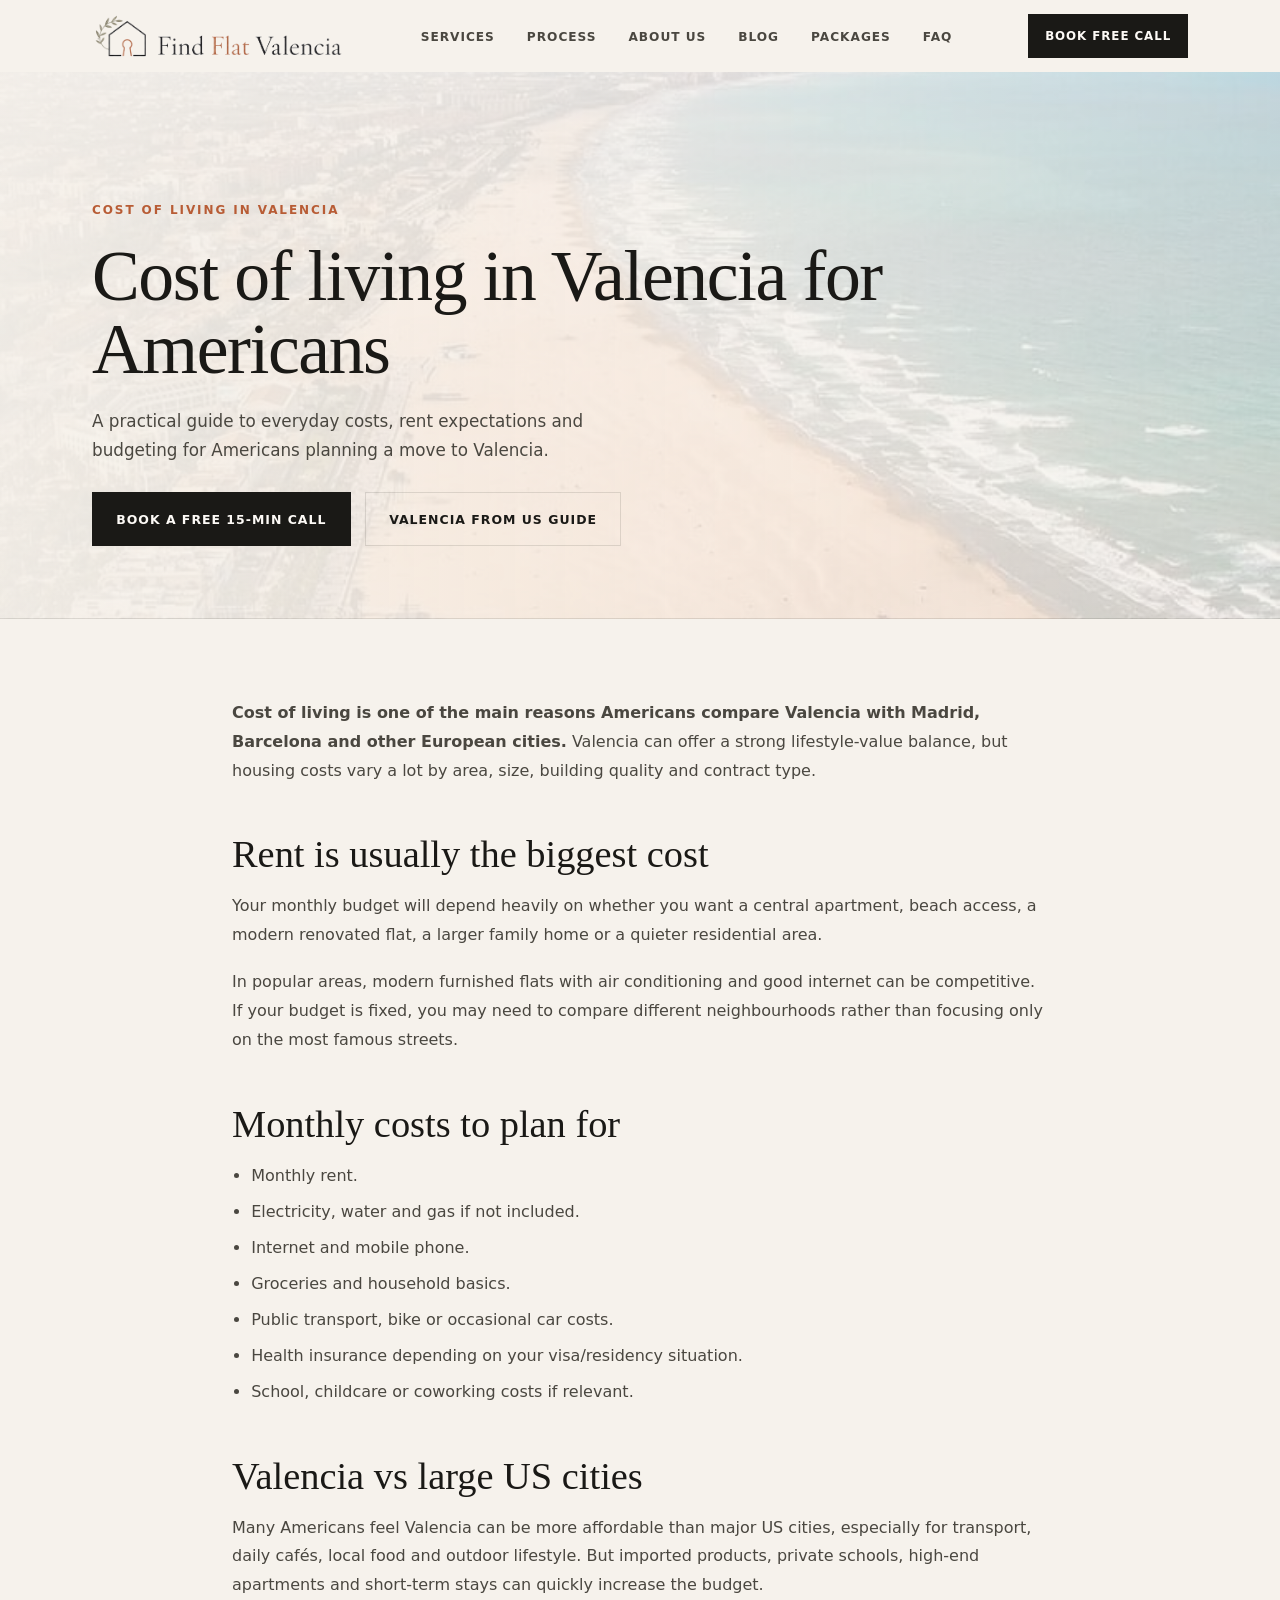
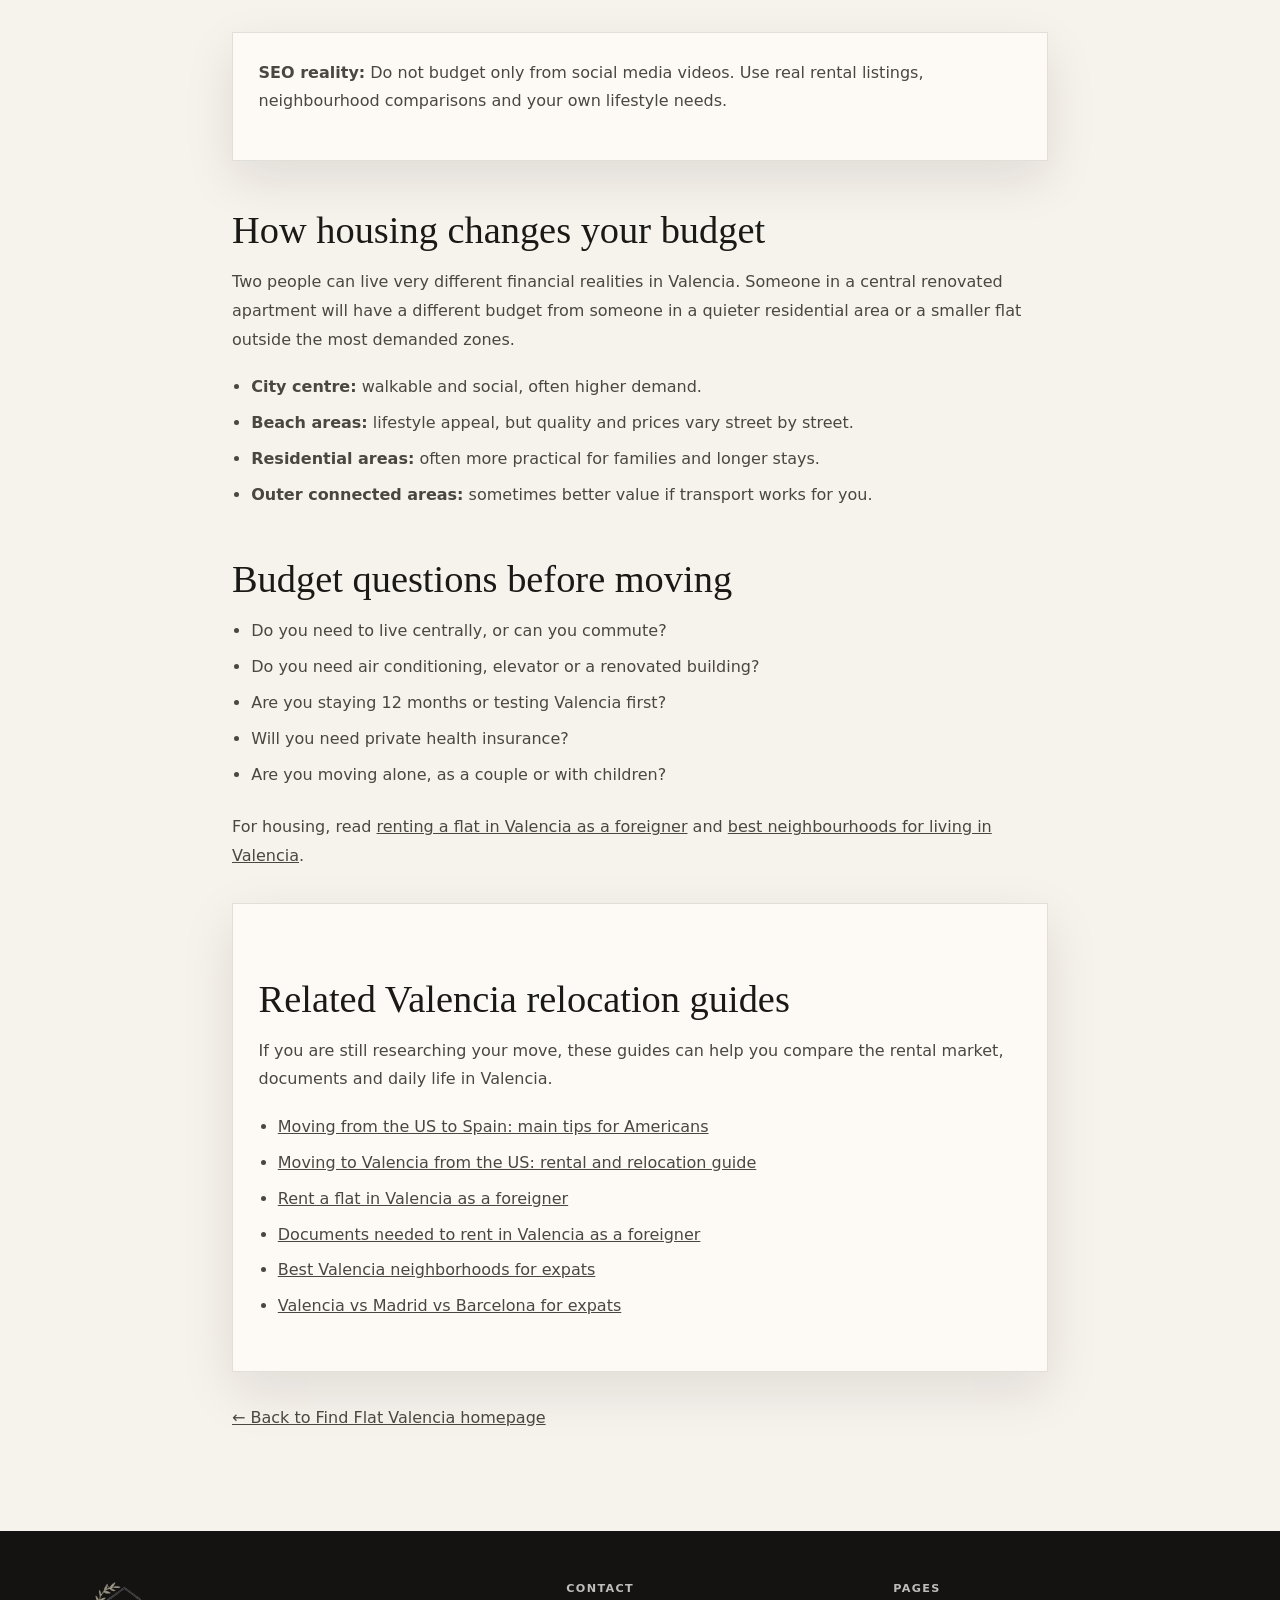
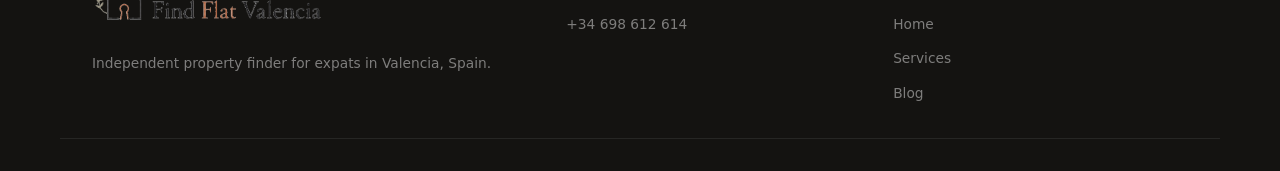
<file: cost-of-living-in-valencia-for-americans.html>
<!DOCTYPE html>
<html lang="en">
<head>
  <meta charset="UTF-8" />
  <meta name="viewport" content="width=device-width, initial-scale=1.0" />

  <title>Cost of Living in Valencia for Americans</title>
  <meta name="description" content="Cost of living in Valencia for Americans: rent, utilities, groceries, transport, health insurance, neighbourhood choice and budgeting before moving." />
  <meta name="keywords" content="cost of living in Valencia for Americans, Valencia Spain cost of living, moving to Valencia budget, Valencia rent costs expats, Americans in Valencia cost" />
  <link rel="canonical" href="https://findflatvalencia.com/cost-of-living-in-valencia-for-americans.html" />
  <!-- Favicons / browser tab icon -->
  <link rel="icon" href="/favicon.ico" sizes="any" />
  <link rel="icon" type="image/png" sizes="16x16" href="/favicon-16x16.png" />
  <link rel="icon" type="image/png" sizes="32x32" href="/favicon-32x32.png" />
  <link rel="icon" type="image/png" sizes="48x48" href="/favicon-48x48.png" />
  <link rel="icon" type="image/png" sizes="96x96" href="/favicon-96x96.png" />
  <link rel="apple-touch-icon" sizes="180x180" href="/apple-touch-icon.png" />
  <link rel="manifest" href="/site.webmanifest" />
  <meta name="theme-color" content="#F6F2EC" />
<link rel="preload" as="image" href="valencia-landing-hero-v2.jpg" />

  <meta property="og:type" content="article" />
  <meta property="og:title" content="Moving from US to Spain in 2026: Guide for Americans" />
  <meta property="og:description" content="Moving from the US to Spain? Practical guide for Americans covering visas, NIE, housing, healthcare, banking and why Valencia can be a smart landing city." />
  <meta property="og:image" content="https://findflatvalencia.com/fbok2-og.jpg" />

  <style>

  *, *::before, *::after { box-sizing: border-box; margin: 0; padding: 0; }
  :root {
   --bg: #F6F2EC;
   --bg2: #EDE8DF;
   --dark: #1A1916;
   --mid: #4A4740;
   --muted: #777267;
   --accent: #B85C35;
   --accent2: #E8C4AE;
   --white: #FDFAF6;
   --border: rgba(26,25,22,.12);
   --shadow: 0 18px 50px rgba(26,25,22,.10);
   --display: 'Cormorant Garamond', Georgia, serif;
   --body: 'DM Sans', system-ui, sans-serif;
   --max: 1160px;
  }
  html { scroll-behavior: smooth; }
  body { font-family: var(--body); background: var(--bg); color: var(--dark); line-height: 1.7; font-weight: 300; -webkit-font-smoothing: antialiased; }
  a { color: inherit; }
  .container { max-width: var(--max); margin: 0 auto; padding: 0 2rem; }

  nav { position: sticky; top: 0; z-index: 50; height: 72px; background: rgba(246,242,236,.94); backdrop-filter: blur(12px); border-bottom: 1px solid var(--border); }
  .nav-inner { max-width: var(--max); height: 72px; margin: 0 auto; padding: 0 2rem; display: flex; align-items: center; justify-content: space-between; gap: 1.5rem; }
  .logo { font-family: var(--display); font-size: 1.35rem; font-weight: 500; text-decoration: none; letter-spacing: .01em; white-space: nowrap; }
  .logo span { color: var(--accent); }
  .nav-links { display: flex; gap: 2rem; list-style: none; align-items: center; }
  .nav-links a { text-decoration: none; color: var(--mid); text-transform: uppercase; letter-spacing: .08em; font-size: .76rem; font-weight: 600; }
  .nav-links a:hover { color: var(--accent); }
  .nav-cta { display: inline-flex; align-items: center; justify-content: center; gap: .4rem; background: var(--dark); color: var(--white); padding: .75rem 1.05rem; text-decoration: none; text-transform: uppercase; letter-spacing: .08em; font-size: .74rem; font-weight: 700; }
  .nav-cta:hover { background: var(--accent); }

  .hero { min-height: calc(100vh - 72px); display: grid; grid-template-columns: 1.05fr .95fr; }
  .hero-copy { padding: 5.5rem 2rem 5rem max(2rem, calc((100vw - var(--max))/2 + 2rem)); display: flex; flex-direction: column; justify-content: center; }
  .eyebrow { color: var(--accent); text-transform: uppercase; letter-spacing: .16em; font-size: .75rem; font-weight: 700; margin-bottom: 1.2rem; }
  h1 { font-family: var(--display); font-size: clamp(3rem, 5.6vw, 5.2rem); line-height: 1.02; font-weight: 300; letter-spacing: -.02em; margin-bottom: 1.35rem; }
  h1 em, h2 em { color: var(--accent); font-style: italic; }
  .hero-sub { color: var(--mid); font-size: 1.05rem; max-width: 560px; margin-bottom: 1.75rem; }
  .hero-pain { display: grid; gap: .55rem; margin: 0 0 2rem; list-style: none; max-width: 560px; }
  .hero-pain li { color: var(--mid); font-size: .92rem; display: flex; gap: .65rem; align-items: flex-start; }
  .hero-pain li::before { content: "✓"; color: var(--accent); font-weight: 700; margin-top: .02rem; }
  .actions { display: flex; gap: .9rem; flex-wrap: wrap; align-items: center; }
  .btn { display: inline-flex; align-items: center; justify-content: center; gap: .45rem; padding: .95rem 1.45rem; text-decoration: none; border: 1px solid transparent; text-transform: uppercase; letter-spacing: .08em; font-size: .78rem; font-weight: 700; min-height: 48px; }
  .btn-primary { background: var(--dark); color: var(--white); }
  .btn-primary:hover { background: var(--accent); }
  .btn-secondary { background: transparent; border-color: var(--border); color: var(--dark); }
  .btn-secondary:hover { border-color: var(--accent); color: var(--accent); }
  .microcopy { margin-top: 1rem; color: var(--muted); font-size: .78rem; }
  .hero-media {
   min-height: 520px;
   position: relative;
   background-image: url('valencia-landing-hero-v2.jpg');
   background-size: cover;
   background-position: center 32%;
   background-repeat: no-repeat;
  }
  .hero-media::before {
   content:"";
   position:absolute;
   inset:0;
   background: linear-gradient(90deg, rgba(246,242,236,.98) 0%, rgba(246,242,236,.72) 18%, rgba(246,242,236,.08) 42%, rgba(26,25,22,.10) 100%), linear-gradient(180deg, rgba(255,255,255,.06) 0%, rgba(26,25,22,.10) 100%);
  }
  .hero-card { position: absolute; right: 2.2rem; bottom: 2.2rem; background: rgba(253,250,246,.95); border: 1px solid var(--border); box-shadow: var(--shadow); padding: 1.25rem; width: min(300px, calc(100% - 4rem)); }
  .hero-card strong { display: block; font-family: var(--display); color: var(--accent); font-size: 1.6rem; font-weight: 400; line-height: 1.1; margin-bottom: .35rem; }
  .hero-card p { color: var(--mid); font-size: .88rem; }

  .trust { background: var(--dark); color: var(--white); }
  .trust-grid { display: grid; grid-template-columns: repeat(4, 1fr); }
  .trust-item { padding: 1.7rem 1rem; border-right: 1px solid rgba(255,255,255,.08); text-align: center; }
  .trust-item:last-child { border-right: 0; }
  .trust-item strong { display: block; font-family: var(--display); font-size: 2rem; font-weight: 300; color: var(--accent2); line-height: 1; }
  .trust-item span { display: block; margin-top: .4rem; color: rgba(255,255,255,.55); font-size: .72rem; text-transform: uppercase; letter-spacing: .1em; font-weight: 600; }

  section { padding: 6rem 0; }
  .section-head { max-width: 680px; margin-bottom: 3rem; }
  h2 { font-family: var(--display); font-size: clamp(2.1rem, 4vw, 3.45rem); line-height: 1.12; font-weight: 300; margin-bottom: 1rem; }
  .section-text { color: var(--mid); font-size: .98rem; max-width: 620px; }

  .problem-grid { display: grid; grid-template-columns: 1fr 1fr; gap: 2rem; align-items: center; }
  .problem-box { background: var(--white); border: 1px solid var(--border); padding: 2.2rem; box-shadow: var(--shadow); }
  .problem-list { list-style: none; display: grid; gap: 1rem; }
  .problem-list li { display: flex; gap: .85rem; color: var(--mid); font-size: .95rem; }
  .problem-list li::before { content: "×"; width: 1.55rem; height: 1.55rem; border-radius: 50%; background: var(--bg2); color: var(--accent); display: inline-flex; align-items: center; justify-content: center; flex: 0 0 auto; font-weight: 700; }

  .services { background: var(--bg2); }
  .cards { display: grid; grid-template-columns: repeat(3, 1fr); gap: 1rem; }
  .card { background: var(--white); border: 1px solid var(--border); padding: 2rem; min-height: 100%; }
  .card-num { font-family: var(--display); color: var(--accent2); font-size: 2.6rem; line-height: 1; margin-bottom: 1rem; }
  h3 { font-family: var(--display); font-weight: 400; font-size: 1.45rem; line-height: 1.2; margin-bottom: .75rem; }
  .card p { color: var(--mid); font-size: .9rem; }
  .card ul { margin-top: 1rem; list-style: none; display: grid; gap: .5rem; }
  .card li { color: var(--mid); font-size: .84rem; display: flex; gap: .5rem; }
  .card li::before { content: "•"; color: var(--accent); font-weight: 700; }

  .process { background: var(--dark); color: var(--white); }
  .process .section-text { color: rgba(255,255,255,.55); }
  .steps { display: grid; grid-template-columns: repeat(4, 1fr); gap: 1px; background: rgba(255,255,255,.08); border: 1px solid rgba(255,255,255,.08); }
  .step { background: var(--dark); padding: 2rem; }
  .step strong { display: block; font-family: var(--display); font-size: 2.5rem; line-height: 1; color: rgba(255,255,255,.22); margin-bottom: 1rem; font-weight: 300; }
  .step h3 { color: var(--white); }
  .step p { color: rgba(255,255,255,.55); font-size: .88rem; }

  .packages-grid { display: grid; grid-template-columns: repeat(3, 1fr); gap: 1rem; }
  .package { background: var(--white); border: 1px solid var(--border); padding: 2rem; position: relative; }
  .package.featured { border-color: rgba(184,92,53,.55); box-shadow: var(--shadow); }
  .tag { display: inline-block; color: var(--accent); font-weight: 700; letter-spacing: .1em; font-size: .67rem; text-transform: uppercase; margin-bottom: 1rem; }
  .price { font-family: var(--display); font-size: 2.2rem; color: var(--dark); margin: .8rem 0 .3rem; }
  .price small { font-family: var(--body); font-size: .78rem; color: var(--muted); }

  .neighbourhoods { background: var(--bg2); }
  .hood-grid { display: grid; grid-template-columns: repeat(4, 1fr); gap: 1rem; }
  .hood { min-height: 160px; padding: 1.25rem; display: flex; flex-direction: column; justify-content: flex-end; background: linear-gradient(0deg, rgba(26,25,22,.72), rgba(26,25,22,.20)), var(--accent); color: var(--white); }
  .hood:nth-child(1){ background-image: linear-gradient(0deg, rgba(26,25,22,.72), rgba(26,25,22,.16)), url('https://images.unsplash.com/photo-1558618666-fcd25c85cd64?w=700&q=80'); background-size: cover; background-position: center; }
  .hood:nth-child(2){ background-image: linear-gradient(0deg, rgba(26,25,22,.72), rgba(26,25,22,.16)), url('https://images.unsplash.com/photo-1511739001486-6bfe10ce785f?w=700&q=80'); background-size: cover; background-position: center; }
  .hood:nth-child(3){ background-image: linear-gradient(0deg, rgba(26,25,22,.72), rgba(26,25,22,.16)), url('https://images.unsplash.com/photo-1534430480872-3498386e7856?w=700&q=80'); background-size: cover; background-position: center; }
  .hood:nth-child(4){ background-image: linear-gradient(0deg, rgba(26,25,22,.72), rgba(26,25,22,.16)), url('https://images.unsplash.com/photo-1523531294919-4bcd7c65e216?w=700&q=80'); background-size: cover; background-position: center; }
  .hood strong { font-family: var(--display); font-size: 1.45rem; font-weight: 400; }
  .hood span { color: var(--accent2); text-transform: uppercase; letter-spacing: .08em; font-size: .68rem; font-weight: 700; }

  .lead { background: var(--accent); color: var(--white); }
  .lead-grid { display: grid; grid-template-columns: 1fr 1fr; gap: 3rem; align-items: center; }
  .lead h2 em { color: var(--accent2); }
  .lead p, .lead li { color: rgba(255,255,255,.78); }
  .lead ul { list-style: none; display: grid; gap: .5rem; margin-top: 1rem; }
  .lead li::before { content: "✓ "; color: var(--white); font-weight: 700; }
  .lead-box { background: var(--white); color: var(--dark); padding: 2rem; box-shadow: var(--shadow); }
  .lead-box h3 { margin-bottom: .4rem; }
  .lead-box p { color: var(--mid); }
  .contact-options { display: grid; gap: .8rem; margin-top: 1.2rem; }
  .contact-options a { text-decoration: none; padding: 1rem; border: 1px solid var(--border); background: var(--bg); font-weight: 700; color: var(--dark); display: flex; justify-content: space-between; align-items: center; }
  .contact-options a:hover { border-color: var(--accent); color: var(--accent); }

  .faq-grid { display: grid; grid-template-columns: repeat(2, 1fr); gap: 1rem; }
  details { background: var(--white); border: 1px solid var(--border); padding: 1.25rem; }
  summary { cursor: pointer; font-weight: 700; color: var(--dark); }
  details p { color: var(--mid); margin-top: .75rem; font-size: .9rem; }

  footer { background: #141311; color: rgba(255,255,255,.45); padding: 3rem 0 2rem; }
  .footer-grid { display: grid; grid-template-columns: 1.5fr 1fr 1fr; gap: 2rem; border-bottom: 1px solid rgba(255,255,255,.08); padding-bottom: 2rem; }
  footer .logo { color: var(--white); display: inline-block; margin-bottom: .8rem; }
  footer p, footer a { color: rgba(255,255,255,.45); font-size: .86rem; text-decoration: none; }
  footer a:hover { color: var(--accent2); }
  footer h4 { color: rgba(255,255,255,.72); text-transform: uppercase; letter-spacing: .12em; font-size: .7rem; margin-bottom: .75rem; }
  footer ul { list-style: none; display: grid; gap: .45rem; }
  .footer-bottom { display: flex; justify-content: space-between; gap: 1rem; padding-top: 1.5rem; flex-wrap: wrap; }


 
  /* ─── MOBILE-FIRST IMPROVEMENTS ─── */
  .mobile-menu-toggle {
   display: none;
   border: 1px solid var(--border);
   background: rgba(253,250,246,.82);
   color: var(--dark);
   padding: .62rem .72rem;
   font-size: .76rem;
   font-weight: 800;
   letter-spacing: .08em;
   text-transform: uppercase;
   cursor: pointer;
  }

  @media (max-width: 950px) {
   body { overflow-x: hidden; }
   .nav-inner {
    height: 64px;
    padding: 0 1rem;
    position: relative;
   }
   .logo { font-size: 1.12rem; }
   .nav-cta {
    display: none;
   }
   .mobile-menu-toggle {
    display: inline-flex;
    align-items: center;
    justify-content: center;
   }
   .nav-links {
    display: none;
    position: absolute;
    top: 64px;
    left: 1rem;
    right: 1rem;
    background: rgba(253,250,246,.98);
    border: 1px solid var(--border);
    box-shadow: var(--shadow);
    padding: .75rem;
    z-index: 80;
    flex-direction: column;
    align-items: stretch;
    gap: .15rem;
   }
   .nav-links.open { display: flex; }
   .nav-links li { width: 100%; }
   .nav-links a {
    display: block;
    padding: .85rem .8rem;
    font-size: .78rem;
   }

   .hero {
    min-height: auto;
    grid-template-columns: 1fr;
   }
   .hero-copy {
    min-height: auto;
    padding: 3.2rem 1.1rem 2.4rem;
   }
   h1 {
    font-size: clamp(2.55rem, 12vw, 3.65rem);
    line-height: 1.04;
    margin-bottom: 1.05rem;
   }
   .hero-sub {
    font-size: .98rem;
    line-height: 1.65;
    margin-bottom: 1.25rem;
   }
   .hero-pain {
    gap: .45rem;
    margin-bottom: 1.45rem;
   }
   .hero-pain li {
    font-size: .88rem;
    line-height: 1.45;
   }
   .actions {
    flex-direction: column;
    align-items: stretch;
    gap: .65rem;
   }
   .btn {
    width: 100%;
    min-height: 50px;
    padding: .9rem 1rem;
   }
   .microcopy {
    font-size: .76rem;
    line-height: 1.45;
   }
   .hero-media {
    order: -1;
    min-height: 300px;
    background-position: center 22%;
   }
   .hero-media::before {
    background: linear-gradient(180deg, rgba(26,25,22,.08) 0%, rgba(26,25,22,.20) 100%);
   }
   .hero-card {
    right: 1rem;
    left: 1rem;
    bottom: 1rem;
    width: auto;
    padding: 1rem;
   }
   .hero-card strong {
    font-size: 1.28rem;
   }
   .hero-card p {
    font-size: .82rem;
    line-height: 1.45;
   }

   section { padding: 4.2rem 0; }
   .container, .nav-inner {
    padding-left: 1.1rem;
    padding-right: 1.1rem;
   }
   .section-head {
    margin-bottom: 2rem;
   }
   h2 {
    font-size: clamp(2rem, 9vw, 2.75rem);
   }
   .section-text {
    font-size: .94rem;
    line-height: 1.65;
   }

   .trust-grid {
    grid-template-columns: repeat(2, 1fr);
   }
   .trust-item {
    padding: 1.25rem .75rem;
   }
   .trust-item strong {
    font-size: 1.55rem;
   }
   .trust-item span {
    font-size: .66rem;
   }

   .problem-grid,
   .lead-grid {
    grid-template-columns: 1fr;
    gap: 1.2rem;
   }
   .problem-box,
   .lead-box,
   .card,
   .package,
   .faq-item {
    padding: 1.35rem;
   }

   .cards,
   .packages-grid,
   .steps {
    grid-template-columns: 1fr;
    gap: .85rem;
   }

   .hood-grid {
    grid-template-columns: 1fr;
   }
   .hood {
    min-height: 220px;
   }

   .footer-grid {
    grid-template-columns: 1fr;
    gap: 1.4rem;
   }
   .footer-bottom {
    flex-direction: column;
    align-items: flex-start;
   }

   footer {
    padding-bottom: 5.2rem;
   }
  }

  @media (max-width: 560px) {
   .eyebrow {
    font-size: .68rem;
    margin-bottom: .85rem;
   }
   .hero-media {
    min-height: 250px;
   }
   .hero-card {
    display: none;
   }
   .trust-grid,
   .steps,
   .faq-grid {
    grid-template-columns: 1fr;
   }
   .trust-item {
    border-right: 0;
    border-bottom: 1px solid rgba(255,255,255,.08);
   }
   .trust-item:last-child {
    border-bottom: 0;
   }
   .lead-form {
    gap: .65rem;
   }
   .lead-form input,
   .lead-form button {
    min-height: 50px;
    font-size: .9rem;
   }
  }

 
  /* ─── POLISHED MOBILE MENU BAR ─── */
  .mobile-menu-cta { display: none; }

  .hamburger {
   position: relative;
   display: block;
   width: 22px;
   height: 2px;
   background: var(--dark);
   border-radius: 999px;
   transition: background .2s ease;
  }
  .hamburger::before,
  .hamburger::after {
   content: "";
   position: absolute;
   left: 0;
   width: 22px;
   height: 2px;
   background: var(--dark);
   border-radius: 999px;
   transition: transform .22s ease, top .22s ease;
  }
  .hamburger::before { top: -7px; }
  .hamburger::after { top: 7px; }

  .mobile-menu-toggle[aria-expanded="true"] .hamburger {
   background: transparent;
  }
  .mobile-menu-toggle[aria-expanded="true"] .hamburger::before {
   top: 0;
   transform: rotate(45deg);
  }
  .mobile-menu-toggle[aria-expanded="true"] .hamburger::after {
   top: 0;
   transform: rotate(-45deg);
  }

  @media (max-width: 950px) {
   header.site-nav,
   .site-nav {
    position: sticky;
    top: 0;
    z-index: 100;
    background: rgba(246,242,236,.96);
    backdrop-filter: blur(14px);
    border-bottom: 1px solid var(--border);
   }

   .nav-inner {
    height: 64px;
   }

   .mobile-menu-toggle {
    width: 44px;
    height: 44px;
    padding: 0;
    border-radius: 999px;
    background: rgba(253,250,246,.92);
    border: 1px solid rgba(26,25,22,.13);
    box-shadow: 0 8px 24px rgba(26,25,22,.07);
   }

   .nav-links {
    top: 72px;
    left: 1rem;
    right: 1rem;
    padding: .5rem;
    border-radius: 18px;
    overflow: hidden;
   }

   .nav-links a {
    border-radius: 12px;
    color: var(--dark);
   }

   .nav-links a:hover {
    background: var(--bg2);
   }

   .mobile-menu-cta {
    display: block;
    margin-top: .35rem;
    padding-top: .35rem;
    border-top: 1px solid var(--border);
   }

   .mobile-menu-cta a {
    background: var(--accent);
    color: var(--white) !important;
    text-align: center;
    font-weight: 800;
   }

   .mobile-menu-cta a:hover {
    background: var(--dark);
   }
  }


    .article-hero {
      padding: 8rem 0 4.5rem;
      background:
        linear-gradient(90deg, rgba(246,242,236,.96), rgba(246,242,236,.76)),
        url('valencia-landing-hero-v2.jpg') center 30%/cover no-repeat;
      border-bottom: 1px solid var(--border);
    }
    .article-wrap {
      max-width: 880px;
      margin: 0 auto;
      padding: 5rem 2rem;
    }
    .article-wrap h2 {
      margin-top: 3rem;
      margin-bottom: 1rem;
      font-size: clamp(1.9rem, 3vw, 2.6rem);
    }
    .article-wrap h3 {
      margin-top: 2rem;
      font-size: 1.45rem;
    }
    .article-wrap p {
      color: var(--mid);
      margin-bottom: 1.15rem;
      font-size: 1rem;
      line-height: 1.8;
    }
    .article-wrap ul,
    .article-wrap ol {
      margin: 1rem 0 1.5rem 1.2rem;
      color: var(--mid);
      line-height: 1.8;
    }
    .article-wrap li { margin-bottom: .45rem; }
    .article-box {
      background: var(--white);
      border: 1px solid var(--border);
      box-shadow: var(--shadow);
      padding: 1.6rem;
      margin: 2rem 0;
    }
    .article-cta {
      background: var(--dark);
      color: var(--white);
      padding: 2rem;
      margin: 3rem 0;
    }
    .article-cta h2 { color: var(--white); margin-top: 0; }
    .article-cta p { color: rgba(255,255,255,.72); }
    .tip-grid {
      display: grid;
      grid-template-columns: 1fr 1fr;
      gap: 1rem;
      margin: 2rem 0;
    }
    .tip-card {
      background: var(--white);
      border: 1px solid var(--border);
      padding: 1.35rem;
    }
    .tip-card strong {
      display: block;
      color: var(--dark);
      margin-bottom: .35rem;
    }
    .official-links a {
      color: var(--accent);
      font-weight: 700;
    }
    @media (max-width: 750px) {
      .article-hero {
        padding: 6.5rem 0 3rem;
        background-position: center top;
      }
      .article-wrap {
        padding: 3.5rem 1.1rem;
      }
      .tip-grid {
        grid-template-columns: 1fr;
      }
      .article-box,
      .article-cta {
        padding: 1.25rem;
      }
    }
  
  .logo {
    display: inline-flex;
    align-items: center;
    text-decoration: none;
    line-height: 1;
  }
  .logo img {
    display: block;
    height: 48px;
    width: auto;
    object-fit: contain;
  }
  .footer-brand img {
    display: block;
    height: 58px;
    width: auto;
    object-fit: contain;
    margin-bottom: .8rem;
  }
  @media (max-width: 768px) {
    .logo img {
      height: 40px;
    }
    .footer-brand img {
      height: 48px;
    }
  }


  .footer-brand {
    display: flex;
    align-items: center;
    margin-bottom: 1rem;
  }
  .footer-brand img {
    display: block;
    height: 44px;
    width: auto;
    object-fit: contain;
  }
  @media (max-width: 768px) {
    .footer-brand {
      justify-content: flex-start;
    }
    .footer-brand img {
      height: 40px;
    }
  }


  footer .footer-brand {
    display: inline-flex;
    align-items: center;
    margin-bottom: 1rem;
  }
  footer .footer-brand img {
    display: block;
    height: 44px;
    width: auto;
    object-fit: contain;
  }
  @media (max-width: 768px) {
    footer .footer-brand img {
      height: 40px;
    }
  }


  /* ─── MOBILE APP-LIKE NAV + RESPONSIVE POLISH ─── */
  .mobile-menu-toggle {
    display: none;
    width: 46px;
    height: 46px;
    border: 1px solid var(--border);
    background: var(--dark);
    color: var(--white);
    align-items: center;
    justify-content: center;
    cursor: pointer;
    position: relative;
    z-index: 1002;
  }

  .hamburger,
  .hamburger::before,
  .hamburger::after {
    display: block;
    width: 20px;
    height: 2px;
    background: currentColor;
    transition: transform .25s ease, opacity .25s ease;
  }

  .hamburger {
    position: relative;
  }

  .hamburger::before,
  .hamburger::after {
    content: "";
    position: absolute;
    left: 0;
  }

  .hamburger::before {
    top: -7px;
  }

  .hamburger::after {
    top: 7px;
  }

  .mobile-menu-toggle[aria-expanded="true"] .hamburger {
    background: transparent;
  }

  .mobile-menu-toggle[aria-expanded="true"] .hamburger::before {
    transform: translateY(7px) rotate(45deg);
  }

  .mobile-menu-toggle[aria-expanded="true"] .hamburger::after {
    transform: translateY(-7px) rotate(-45deg);
  }

  .mobile-menu-backdrop {
    display: none;
  }

  @media (max-width: 860px) {
    body {
      overflow-x: hidden;
    }

    .site-nav {
      z-index: 1000;
    }

    .nav-inner {
      height: 72px;
      padding-inline: 1rem;
      display: flex;
      justify-content: space-between;
      gap: .75rem;
    }

    .logo img {
      height: 43px;
      max-width: 210px;
    }

    .mobile-menu-toggle {
      display: inline-flex;
      margin-left: auto;
      flex: 0 0 auto;
    }

    .nav-cta {
      display: none !important;
    }

    .nav-links {
      position: fixed;
      top: 0;
      right: 0;
      width: min(84vw, 360px);
      height: 100vh;
      padding: 6rem 1.25rem 1.25rem;
      background: var(--white);
      border-left: 1px solid var(--border);
      box-shadow: -24px 0 70px rgba(0,0,0,.18);
      display: flex;
      flex-direction: column;
      align-items: stretch;
      justify-content: flex-start;
      gap: 0;
      transform: translateX(105%);
      transition: transform .28s ease;
      z-index: 1001;
      overflow-y: auto;
    }

    .nav-links.open {
      transform: translateX(0);
    }

    .nav-links li {
      width: 100%;
      border-bottom: 1px solid var(--border);
    }

    .nav-links a {
      display: block;
      padding: 1rem .25rem;
      font-size: .9rem;
      letter-spacing: .12em;
      color: var(--dark);
    }

    .nav-links .mobile-menu-cta {
      display: block;
      border-bottom: 0;
      margin-top: 1rem;
    }

    .nav-links .mobile-menu-cta a {
      background: var(--dark);
      color: var(--white);
      text-align: center;
      padding: 1rem;
      font-weight: 900;
    }

    .mobile-menu-backdrop {
      position: fixed;
      inset: 0;
      background: rgba(20,19,17,.44);
      backdrop-filter: blur(3px);
      z-index: 999;
    }

    .mobile-menu-backdrop.open {
      display: block;
    }

    .hero {
      min-height: auto;
      padding: 5.5rem 0 3.5rem;
    }

    .hero .container,
    .hero-grid,
    .split,
    .two-col,
    .footer-grid,
    .cards,
    .packages,
    .process-grid,
    .faq-grid {
      grid-template-columns: 1fr !important;
    }

    .hero h1,
    h1 {
      font-size: clamp(3rem, 14vw, 4.9rem);
      line-height: .96;
      max-width: 100%;
    }

    .hero-sub,
    .section-text,
    p {
      max-width: 100%;
    }

    .actions {
      display: grid;
      grid-template-columns: 1fr;
      gap: .75rem;
      width: 100%;
    }

    .btn,
    .btn-primary,
    .btn-secondary,
    .btn-accent {
      width: 100%;
      justify-content: center;
      text-align: center;
      min-height: 52px;
      display: inline-flex;
      align-items: center;
    }

    section {
      padding: 4rem 0;
    }

    .container {
      padding-inline: 1rem;
    }

    .section-head h2,
    section h2 {
      font-size: clamp(2.35rem, 11vw, 4rem);
      line-height: 1;
    }

    .card,
    .package-card,
    .faq-item,
    details,
    .article-box,
    .article-cta {
      padding: 1.25rem !important;
    }

    img,
    video,
    iframe {
      max-width: 100%;
      height: auto;
    }

    .hero-image,
    .hero-photo,
    .image-panel {
      min-height: 320px;
      background-position: center;
    }

    footer {
      padding-bottom: 2rem;
    }

    footer .footer-grid {
      gap: 2rem;
    }

    footer .footer-brand img {
      height: 42px;
      max-width: 250px;
    }

    .footer-bottom {
      display: grid;
      gap: .75rem;
      text-align: left;
    }
  }

  @media (max-width: 480px) {
    .nav-inner {
      height: 68px;
      padding-inline: .85rem;
    }

    .logo img {
      height: 39px;
      max-width: 190px;
    }

    .mobile-menu-toggle {
      width: 44px;
      height: 44px;
    }

    .hero {
      padding-top: 4.75rem;
    }

    .hero h1,
    h1 {
      font-size: clamp(2.65rem, 13.5vw, 4rem);
    }

    .eyebrow {
      font-size: .68rem;
      letter-spacing: .18em;
    }

    .hero-sub,
    .section-text,
    p,
    li {
      font-size: .96rem;
      line-height: 1.65;
    }

    .nav-links {
      width: min(88vw, 340px);
      padding-top: 5.5rem;
    }
  }


  /* ─── CLEAR MOBILE MENU UX ─── */
  @media (max-width: 860px) {
    .mobile-menu-toggle {
      display: inline-flex !important;
      width: auto;
      min-width: 86px;
      height: 44px;
      padding: 0 .9rem;
      gap: .55rem;
      border-radius: 0;
      border: 1px solid var(--dark);
      background: var(--dark);
      color: var(--white);
      font-size: .72rem;
      font-weight: 900;
      letter-spacing: .12em;
      text-transform: uppercase;
      align-items: center;
      justify-content: center;
      box-shadow: 0 10px 22px rgba(0,0,0,.12);
    }

    .mobile-menu-toggle::before {
      content: "Menu";
    }

    .mobile-menu-toggle[aria-expanded="true"]::before {
      content: "Close";
    }

    .hamburger,
    .hamburger::before,
    .hamburger::after {
      width: 18px;
      height: 2px;
    }

    .nav-links {
      top: 0;
      right: 0;
      padding-top: 5.25rem;
    }

    .nav-links::before {
      content: "Navigation";
      position: absolute;
      top: 1.65rem;
      left: 1.25rem;
      font-size: .72rem;
      font-weight: 900;
      letter-spacing: .16em;
      text-transform: uppercase;
      color: var(--accent);
    }

    .nav-links a {
      font-size: .86rem;
      padding: 1.08rem .25rem;
    }

    .nav-links .mobile-menu-cta a {
      margin-top: .45rem;
      border-radius: 0;
      box-shadow: none;
    }
  }

  @media (max-width: 480px) {
    .mobile-menu-toggle {
      min-width: 82px;
      height: 42px;
      padding: 0 .75rem;
      font-size: .68rem;
    }

    .logo img {
      max-width: 175px;
    }
  }

</style>
<link rel="stylesheet" href="style.css" />

<script type="application/ld+json">
{
  "@context": "https://schema.org",
  "@type": "Article",
  "headline": "Cost of Living in Valencia for Americans",
  "description": "Cost of living in Valencia for Americans: rent, utilities, groceries, transport, health insurance, neighbourhood choice and budgeting before moving.",
  "url": "https://findflatvalencia.com/cost-of-living-in-valencia-for-americans.html",
  "mainEntityOfPage": "https://findflatvalencia.com/cost-of-living-in-valencia-for-americans.html",
  "author": {
    "@type": "Organization",
    "name": "Find Flat Valencia",
    "url": "https://findflatvalencia.com"
  },
  "publisher": {
    "@type": "Organization",
    "name": "Find Flat Valencia",
    "logo": {
      "@type": "ImageObject",
      "url": "https://findflatvalencia.com/find-flat-valencia-logo-official.png"
    }
  },
  "datePublished": "2026-09-22",
  "dateModified": "2026-09-22",
  "inLanguage": "en",
  "keywords": [
    "cost of living in Valencia for Americans",
    "Valencia Spain cost of living",
    "moving to Valencia budget",
    "Valencia rent costs expats",
    "Americans in Valencia cost"
  ]
}
</script>
<script type="application/ld+json">
{
  "@context": "https://schema.org",
  "@type": "FAQPage",
  "mainEntity": [
    {
      "@type": "Question",
      "name": "Is Valencia affordable for Americans?",
      "acceptedAnswer": {
        "@type": "Answer",
        "text": "Valencia can be more affordable than many major US cities, but costs depend heavily on rent, neighbourhood, lifestyle and family needs."
      }
    },
    {
      "@type": "Question",
      "name": "What is the biggest cost when living in Valencia?",
      "acceptedAnswer": {
        "@type": "Answer",
        "text": "Rent is usually the biggest monthly cost, especially for modern furnished flats in central or beach areas."
      }
    },
    {
      "@type": "Question",
      "name": "Should I compare areas before choosing a flat?",
      "acceptedAnswer": {
        "@type": "Answer",
        "text": "Yes. Different Valencia neighbourhoods can create very different monthly budgets and lifestyles."
      }
    }
  ]
}
</script>
</head>

<body>
<div class="ffv-mobile-overlay" aria-hidden="true">
  <div class="ffv-mobile-panel" role="dialog" aria-modal="true" aria-label="Mobile navigation">
    <div class="ffv-mobile-head">
      <img src="find-flat-valencia-logo-official.png" alt="Find Flat Valencia">
      <button class="ffv-close-btn" type="button" aria-label="Close menu">×</button>
    </div>
    <nav class="ffv-mobile-nav" aria-label="Mobile navigation">
      <ul>
        <li><a href="index.html#services">Services</a></li>
        <li><a href="index.html#process">Process</a></li>
        <li><a href="index.html#about">About us</a></li>
        <li><a href="index.html#packages">Packages</a></li>
        <li><a href="index.html#areas">Blog</a></li>
        <li><a href="index.html#faq">FAQ</a></li>
        <li><a href="valencia-relocation-flats.html">Relocation flats</a></li>
        <li><a href="contact/">Contact</a></li>
      </ul>
    </nav>
    <div class="ffv-mobile-cta">
      <a href="https://docs.google.com/forms/d/e/1FAIpQLSdxXPG-dzI2IXyH8CfDdJmxdlSp20rvUesakMLwTe5v26tiOw/viewform?usp=publish-editor" target="_blank" rel="noopener">Book free call</a>
    </div>
  </div>
</div>
  <header class="site-nav">
    <div class="nav-inner">
      <a class="logo" href="index.html" aria-label="Find Flat Valencia home"><img src="find-flat-valencia-logo-official.png" alt="Find Flat Valencia logo"></a>
      <ul class="nav-links">
        <li><a href="index.html#services">Services</a></li>
        <li><a href="index.html#process">Process</a></li>
        <li><a href="index.html#about">About us</a></li>
        <li><a href="index.html#areas">Blog</a></li>
        <li><a href="index.html#packages">Packages</a></li>
        <li><a href="index.html#faq">FAQ</a></li>
      </ul>
      <a class="nav-cta" href="https://docs.google.com/forms/d/e/1FAIpQLSdxXPG-dzI2IXyH8CfDdJmxdlSp20rvUesakMLwTe5v26tiOw/viewform?usp=publish-editor" target="_blank" rel="noopener">Book free call</a>
    <button class="ffv-menu-btn" type="button" aria-label="Open menu" aria-expanded="false">
  <span></span>
  <span></span>
  <span></span>
</button>
</div>
  </header>
<main>
<section class="article-hero">
  <div class="container">
    <p class="eyebrow">Cost of living in Valencia</p>
    <h1>Cost of living in Valencia for Americans</h1>
    <p class="hero-sub">A practical guide to everyday costs, rent expectations and budgeting for Americans planning a move to Valencia.</p>
    <div class="actions">
      <a class="btn btn-primary" href="https://docs.google.com/forms/d/e/1FAIpQLSdxXPG-dzI2IXyH8CfDdJmxdlSp20rvUesakMLwTe5v26tiOw/viewform?usp=publish-editor" target="_blank" rel="noopener">Book a free 15-min call</a>
      <a class="btn btn-secondary" href="moving-to-valencia-from-us.html">Valencia from US guide</a>
    </div>
  </div>
</section>

<article class="article-wrap">
  <p><strong>Cost of living is one of the main reasons Americans compare Valencia with Madrid, Barcelona and other European cities.</strong> Valencia can offer a strong lifestyle-value balance, but housing costs vary a lot by area, size, building quality and contract type.</p>

  <h2>Rent is usually the biggest cost</h2>
  <p>Your monthly budget will depend heavily on whether you want a central apartment, beach access, a modern renovated flat, a larger family home or a quieter residential area.</p>

  <p>In popular areas, modern furnished flats with air conditioning and good internet can be competitive. If your budget is fixed, you may need to compare different neighbourhoods rather than focusing only on the most famous streets.</p>

  <h2>Monthly costs to plan for</h2>
  <ul>
    <li>Monthly rent.</li>
    <li>Electricity, water and gas if not included.</li>
    <li>Internet and mobile phone.</li>
    <li>Groceries and household basics.</li>
    <li>Public transport, bike or occasional car costs.</li>
    <li>Health insurance depending on your visa/residency situation.</li>
    <li>School, childcare or coworking costs if relevant.</li>
  </ul>

  <h2>Valencia vs large US cities</h2>
  <p>Many Americans feel Valencia can be more affordable than major US cities, especially for transport, daily cafés, local food and outdoor lifestyle. But imported products, private schools, high-end apartments and short-term stays can quickly increase the budget.</p>

  <div class="article-box">
    <p><strong>SEO reality:</strong> Do not budget only from social media videos. Use real rental listings, neighbourhood comparisons and your own lifestyle needs.</p>
  </div>

  <h2>How housing changes your budget</h2>
  <p>Two people can live very different financial realities in Valencia. Someone in a central renovated apartment will have a different budget from someone in a quieter residential area or a smaller flat outside the most demanded zones.</p>

  <ul>
    <li><strong>City centre:</strong> walkable and social, often higher demand.</li>
    <li><strong>Beach areas:</strong> lifestyle appeal, but quality and prices vary street by street.</li>
    <li><strong>Residential areas:</strong> often more practical for families and longer stays.</li>
    <li><strong>Outer connected areas:</strong> sometimes better value if transport works for you.</li>
  </ul>

  <h2>Budget questions before moving</h2>
  <ul>
    <li>Do you need to live centrally, or can you commute?</li>
    <li>Do you need air conditioning, elevator or a renovated building?</li>
    <li>Are you staying 12 months or testing Valencia first?</li>
    <li>Will you need private health insurance?</li>
    <li>Are you moving alone, as a couple or with children?</li>
  </ul>

  <p>For housing, read <a href="rent-a-flat-in-valencia-as-a-foreigner.html">renting a flat in Valencia as a foreigner</a> and <a href="best-5-neighborhoods-valencia-2026.html">best neighbourhoods for living in Valencia</a>.</p>


    <div class="article-box">
      <h2>Related Valencia relocation guides</h2>
      <p>If you are still researching your move, these guides can help you compare the rental market, documents and daily life in Valencia.</p>
      <ul>
        <li><a href="americans-moving-to-spain-main-tips.html">Moving from the US to Spain: main tips for Americans</a></li>
<li><a href="moving-to-valencia-from-us.html">Moving to Valencia from the US: rental and relocation guide</a></li>
<li><a href="rent-a-flat-in-valencia-as-a-foreigner.html">Rent a flat in Valencia as a foreigner</a></li>
<li><a href="documents-needed-to-rent-in-valencia.html">Documents needed to rent in Valencia as a foreigner</a></li>
<li><a href="best-5-neighborhoods-valencia-2026.html">Best Valencia neighborhoods for expats</a></li>
<li><a href="valencia-vs-madrid-vs-barcelona-for-expats.html">Valencia vs Madrid vs Barcelona for expats</a></li>
      </ul>
    </div>


  <p><a href="index.html">← Back to Find Flat Valencia homepage</a></p>
</article>
</main>

  <footer>
    <div class="container footer-grid">
      <div>
        <div class="footer-brand"><img src="find-flat-valencia-logo-official.png" alt="Find Flat Valencia logo"></div>
        <p>Independent property finder for expats in Valencia, Spain.</p>
      </div>
      <div>
        <h4>Contact</h4>
        <ul>
          <li><a href="tel:+34698612614">+34 698 612 614</a></li>
          <li>
</li>
        </ul>
      </div>
      <div>
        <h4>Pages</h4>
        <ul>
          <li><a href="index.html">Home</a></li>
          <li><a href="index.html#services">Services</a></li>
          <li><a href="americans-moving-to-spain-main-tips.html">Blog</a></li>
        </ul>
      </div>
    </div>
  </footer>

  

  <script src="script.js" defer></script>
</body>
</html>
</file>
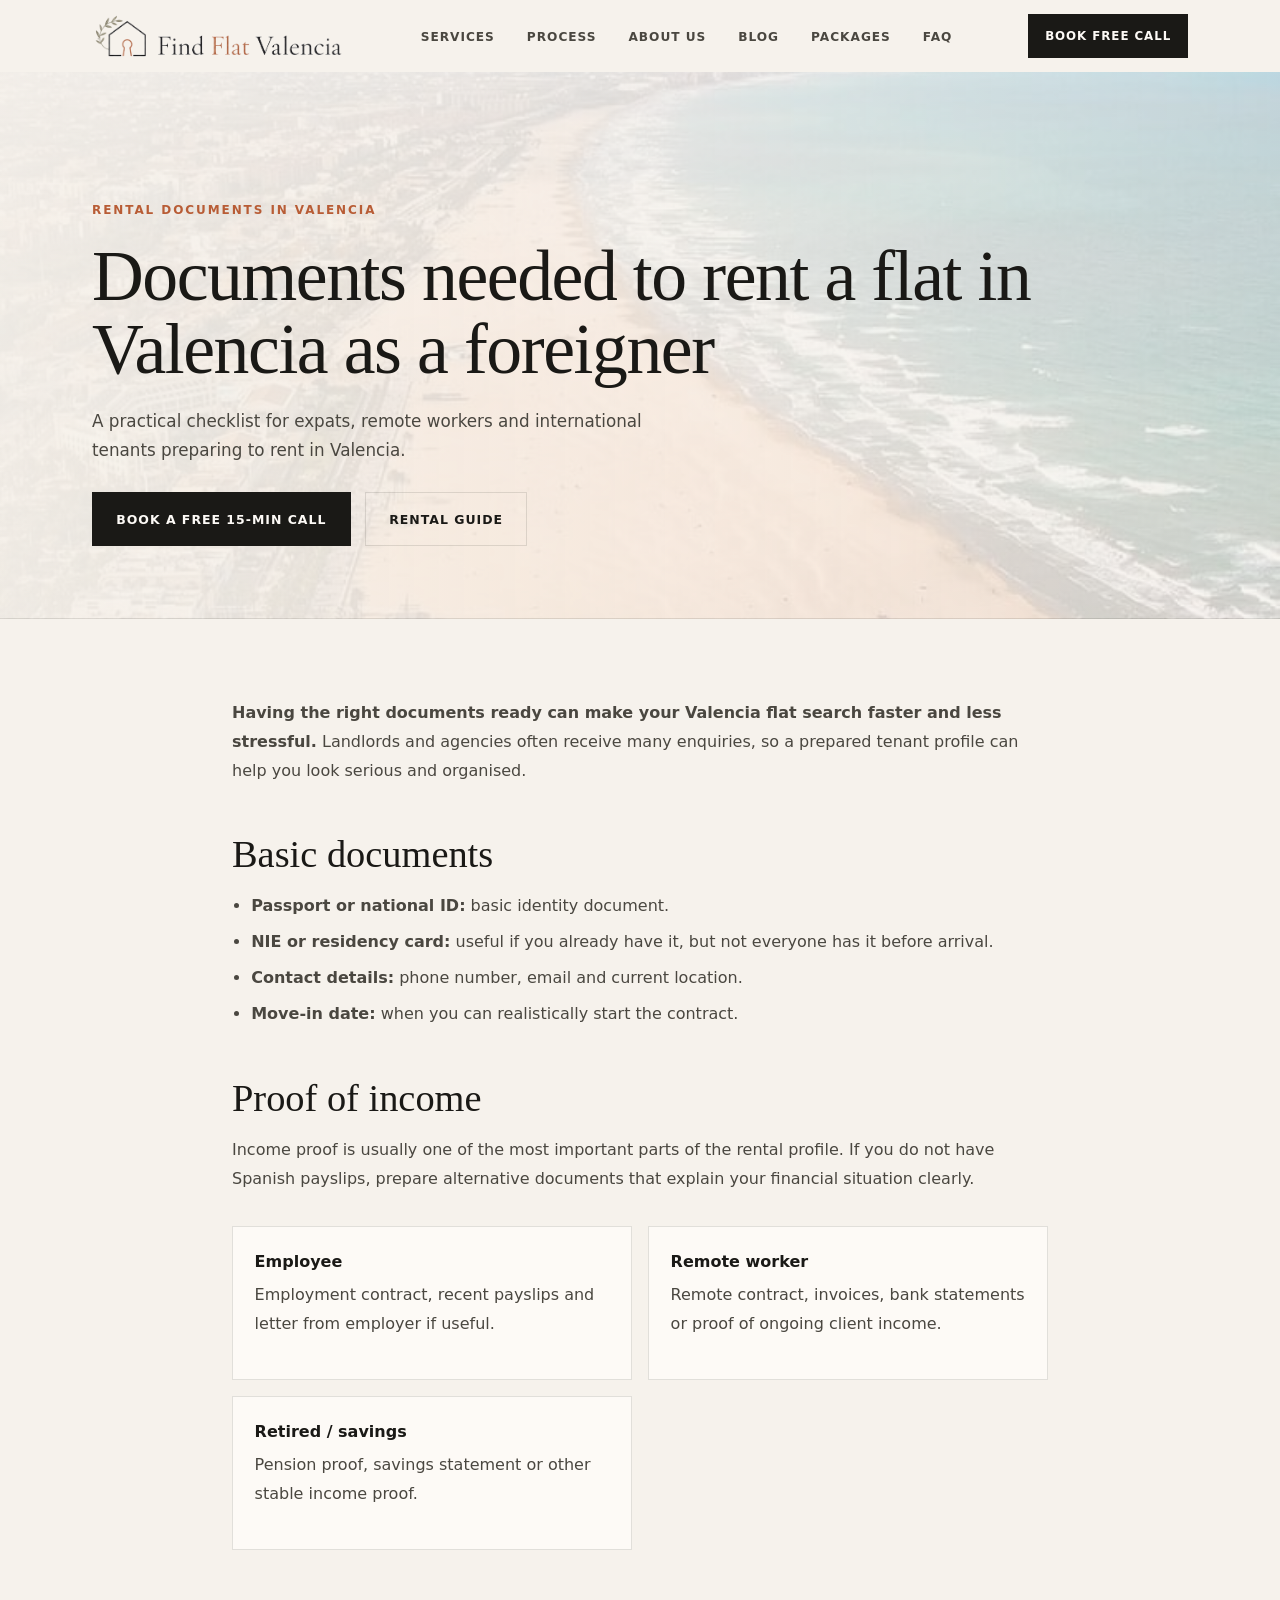
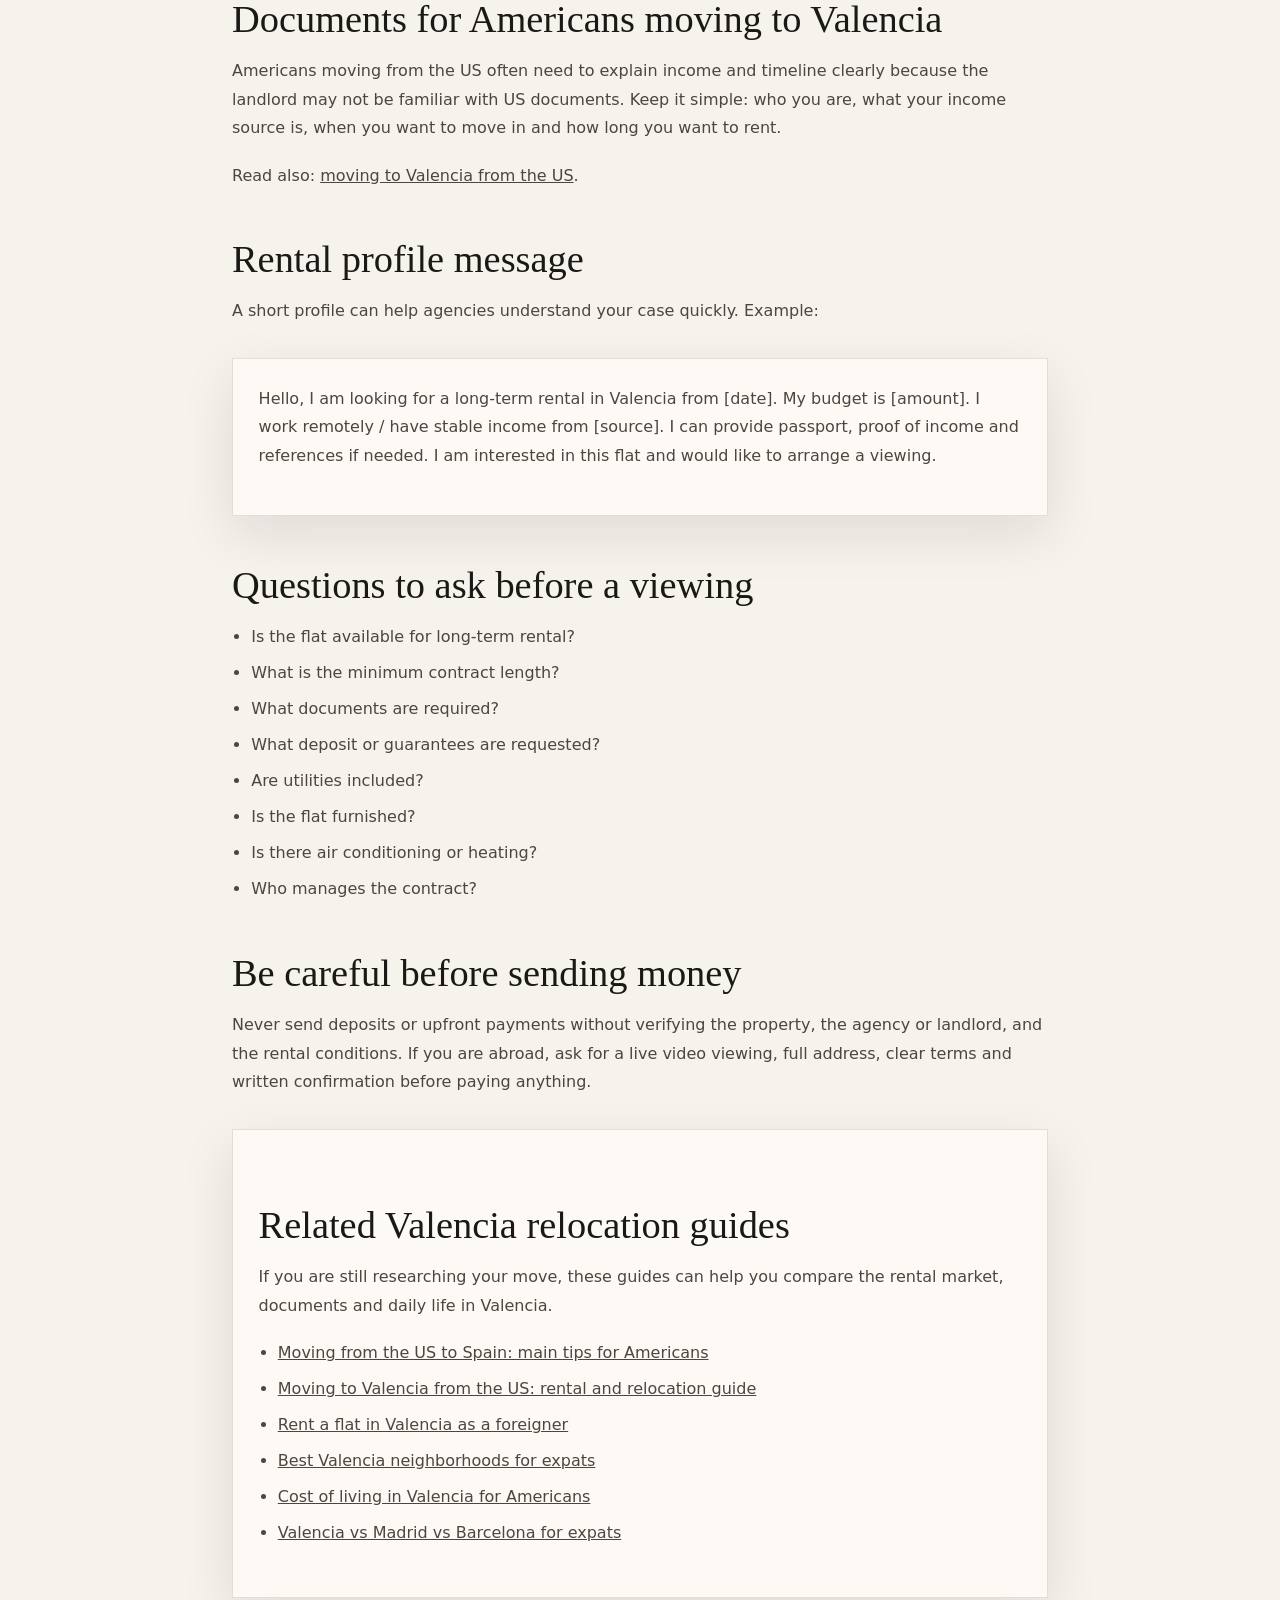
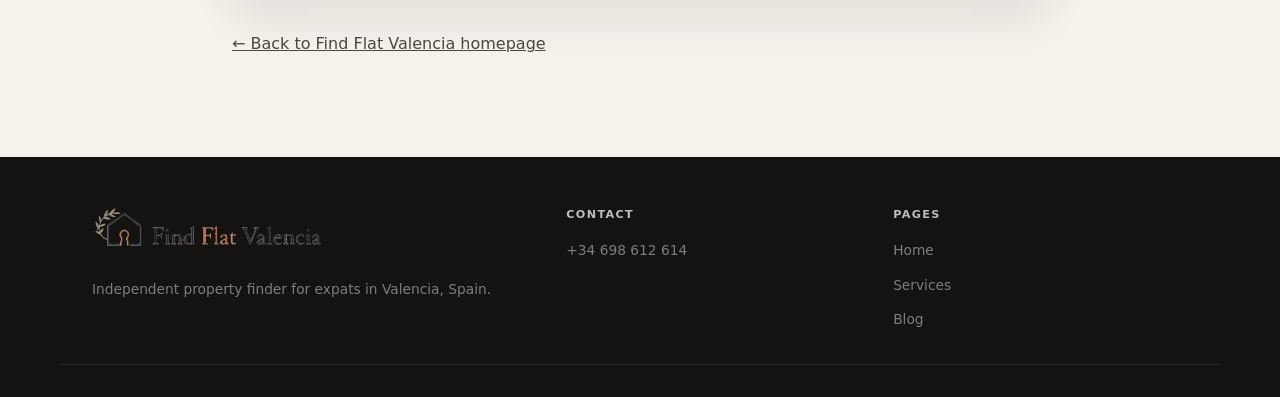
<file: documents-needed-to-rent-in-valencia.html>
<!DOCTYPE html>
<html lang="en">
<head>
  <meta charset="UTF-8" />
  <meta name="viewport" content="width=device-width, initial-scale=1.0" />

  <title>Documents Needed to Rent a Flat in Valencia as a Foreigner</title>
  <meta name="description" content="Checklist of documents needed to rent a flat in Valencia as a foreigner: ID, proof of income, savings, references, rental profile and questions to ask." />
  <meta name="keywords" content="documents needed to rent in Valencia, rent flat Valencia documents, Valencia rental documents foreigner, proof of income rent Spain, expat rental documents Valencia" />
  <link rel="canonical" href="https://findflatvalencia.com/documents-needed-to-rent-in-valencia.html" />
  <!-- Favicons / browser tab icon -->
  <link rel="icon" href="/favicon.ico" sizes="any" />
  <link rel="icon" type="image/png" sizes="16x16" href="/favicon-16x16.png" />
  <link rel="icon" type="image/png" sizes="32x32" href="/favicon-32x32.png" />
  <link rel="icon" type="image/png" sizes="48x48" href="/favicon-48x48.png" />
  <link rel="icon" type="image/png" sizes="96x96" href="/favicon-96x96.png" />
  <link rel="apple-touch-icon" sizes="180x180" href="/apple-touch-icon.png" />
  <link rel="manifest" href="/site.webmanifest" />
  <meta name="theme-color" content="#F6F2EC" />
<link rel="preload" as="image" href="valencia-landing-hero-v2.jpg" />

  <meta property="og:type" content="article" />
  <meta property="og:title" content="Moving from US to Spain in 2026: Guide for Americans" />
  <meta property="og:description" content="Moving from the US to Spain? Practical guide for Americans covering visas, NIE, housing, healthcare, banking and why Valencia can be a smart landing city." />
  <meta property="og:image" content="https://findflatvalencia.com/fbok2-og.jpg" />

  <style>

  *, *::before, *::after { box-sizing: border-box; margin: 0; padding: 0; }
  :root {
   --bg: #F6F2EC;
   --bg2: #EDE8DF;
   --dark: #1A1916;
   --mid: #4A4740;
   --muted: #777267;
   --accent: #B85C35;
   --accent2: #E8C4AE;
   --white: #FDFAF6;
   --border: rgba(26,25,22,.12);
   --shadow: 0 18px 50px rgba(26,25,22,.10);
   --display: 'Cormorant Garamond', Georgia, serif;
   --body: 'DM Sans', system-ui, sans-serif;
   --max: 1160px;
  }
  html { scroll-behavior: smooth; }
  body { font-family: var(--body); background: var(--bg); color: var(--dark); line-height: 1.7; font-weight: 300; -webkit-font-smoothing: antialiased; }
  a { color: inherit; }
  .container { max-width: var(--max); margin: 0 auto; padding: 0 2rem; }

  nav { position: sticky; top: 0; z-index: 50; height: 72px; background: rgba(246,242,236,.94); backdrop-filter: blur(12px); border-bottom: 1px solid var(--border); }
  .nav-inner { max-width: var(--max); height: 72px; margin: 0 auto; padding: 0 2rem; display: flex; align-items: center; justify-content: space-between; gap: 1.5rem; }
  .logo { font-family: var(--display); font-size: 1.35rem; font-weight: 500; text-decoration: none; letter-spacing: .01em; white-space: nowrap; }
  .logo span { color: var(--accent); }
  .nav-links { display: flex; gap: 2rem; list-style: none; align-items: center; }
  .nav-links a { text-decoration: none; color: var(--mid); text-transform: uppercase; letter-spacing: .08em; font-size: .76rem; font-weight: 600; }
  .nav-links a:hover { color: var(--accent); }
  .nav-cta { display: inline-flex; align-items: center; justify-content: center; gap: .4rem; background: var(--dark); color: var(--white); padding: .75rem 1.05rem; text-decoration: none; text-transform: uppercase; letter-spacing: .08em; font-size: .74rem; font-weight: 700; }
  .nav-cta:hover { background: var(--accent); }

  .hero { min-height: calc(100vh - 72px); display: grid; grid-template-columns: 1.05fr .95fr; }
  .hero-copy { padding: 5.5rem 2rem 5rem max(2rem, calc((100vw - var(--max))/2 + 2rem)); display: flex; flex-direction: column; justify-content: center; }
  .eyebrow { color: var(--accent); text-transform: uppercase; letter-spacing: .16em; font-size: .75rem; font-weight: 700; margin-bottom: 1.2rem; }
  h1 { font-family: var(--display); font-size: clamp(3rem, 5.6vw, 5.2rem); line-height: 1.02; font-weight: 300; letter-spacing: -.02em; margin-bottom: 1.35rem; }
  h1 em, h2 em { color: var(--accent); font-style: italic; }
  .hero-sub { color: var(--mid); font-size: 1.05rem; max-width: 560px; margin-bottom: 1.75rem; }
  .hero-pain { display: grid; gap: .55rem; margin: 0 0 2rem; list-style: none; max-width: 560px; }
  .hero-pain li { color: var(--mid); font-size: .92rem; display: flex; gap: .65rem; align-items: flex-start; }
  .hero-pain li::before { content: "✓"; color: var(--accent); font-weight: 700; margin-top: .02rem; }
  .actions { display: flex; gap: .9rem; flex-wrap: wrap; align-items: center; }
  .btn { display: inline-flex; align-items: center; justify-content: center; gap: .45rem; padding: .95rem 1.45rem; text-decoration: none; border: 1px solid transparent; text-transform: uppercase; letter-spacing: .08em; font-size: .78rem; font-weight: 700; min-height: 48px; }
  .btn-primary { background: var(--dark); color: var(--white); }
  .btn-primary:hover { background: var(--accent); }
  .btn-secondary { background: transparent; border-color: var(--border); color: var(--dark); }
  .btn-secondary:hover { border-color: var(--accent); color: var(--accent); }
  .microcopy { margin-top: 1rem; color: var(--muted); font-size: .78rem; }
  .hero-media {
   min-height: 520px;
   position: relative;
   background-image: url('valencia-landing-hero-v2.jpg');
   background-size: cover;
   background-position: center 32%;
   background-repeat: no-repeat;
  }
  .hero-media::before {
   content:"";
   position:absolute;
   inset:0;
   background: linear-gradient(90deg, rgba(246,242,236,.98) 0%, rgba(246,242,236,.72) 18%, rgba(246,242,236,.08) 42%, rgba(26,25,22,.10) 100%), linear-gradient(180deg, rgba(255,255,255,.06) 0%, rgba(26,25,22,.10) 100%);
  }
  .hero-card { position: absolute; right: 2.2rem; bottom: 2.2rem; background: rgba(253,250,246,.95); border: 1px solid var(--border); box-shadow: var(--shadow); padding: 1.25rem; width: min(300px, calc(100% - 4rem)); }
  .hero-card strong { display: block; font-family: var(--display); color: var(--accent); font-size: 1.6rem; font-weight: 400; line-height: 1.1; margin-bottom: .35rem; }
  .hero-card p { color: var(--mid); font-size: .88rem; }

  .trust { background: var(--dark); color: var(--white); }
  .trust-grid { display: grid; grid-template-columns: repeat(4, 1fr); }
  .trust-item { padding: 1.7rem 1rem; border-right: 1px solid rgba(255,255,255,.08); text-align: center; }
  .trust-item:last-child { border-right: 0; }
  .trust-item strong { display: block; font-family: var(--display); font-size: 2rem; font-weight: 300; color: var(--accent2); line-height: 1; }
  .trust-item span { display: block; margin-top: .4rem; color: rgba(255,255,255,.55); font-size: .72rem; text-transform: uppercase; letter-spacing: .1em; font-weight: 600; }

  section { padding: 6rem 0; }
  .section-head { max-width: 680px; margin-bottom: 3rem; }
  h2 { font-family: var(--display); font-size: clamp(2.1rem, 4vw, 3.45rem); line-height: 1.12; font-weight: 300; margin-bottom: 1rem; }
  .section-text { color: var(--mid); font-size: .98rem; max-width: 620px; }

  .problem-grid { display: grid; grid-template-columns: 1fr 1fr; gap: 2rem; align-items: center; }
  .problem-box { background: var(--white); border: 1px solid var(--border); padding: 2.2rem; box-shadow: var(--shadow); }
  .problem-list { list-style: none; display: grid; gap: 1rem; }
  .problem-list li { display: flex; gap: .85rem; color: var(--mid); font-size: .95rem; }
  .problem-list li::before { content: "×"; width: 1.55rem; height: 1.55rem; border-radius: 50%; background: var(--bg2); color: var(--accent); display: inline-flex; align-items: center; justify-content: center; flex: 0 0 auto; font-weight: 700; }

  .services { background: var(--bg2); }
  .cards { display: grid; grid-template-columns: repeat(3, 1fr); gap: 1rem; }
  .card { background: var(--white); border: 1px solid var(--border); padding: 2rem; min-height: 100%; }
  .card-num { font-family: var(--display); color: var(--accent2); font-size: 2.6rem; line-height: 1; margin-bottom: 1rem; }
  h3 { font-family: var(--display); font-weight: 400; font-size: 1.45rem; line-height: 1.2; margin-bottom: .75rem; }
  .card p { color: var(--mid); font-size: .9rem; }
  .card ul { margin-top: 1rem; list-style: none; display: grid; gap: .5rem; }
  .card li { color: var(--mid); font-size: .84rem; display: flex; gap: .5rem; }
  .card li::before { content: "•"; color: var(--accent); font-weight: 700; }

  .process { background: var(--dark); color: var(--white); }
  .process .section-text { color: rgba(255,255,255,.55); }
  .steps { display: grid; grid-template-columns: repeat(4, 1fr); gap: 1px; background: rgba(255,255,255,.08); border: 1px solid rgba(255,255,255,.08); }
  .step { background: var(--dark); padding: 2rem; }
  .step strong { display: block; font-family: var(--display); font-size: 2.5rem; line-height: 1; color: rgba(255,255,255,.22); margin-bottom: 1rem; font-weight: 300; }
  .step h3 { color: var(--white); }
  .step p { color: rgba(255,255,255,.55); font-size: .88rem; }

  .packages-grid { display: grid; grid-template-columns: repeat(3, 1fr); gap: 1rem; }
  .package { background: var(--white); border: 1px solid var(--border); padding: 2rem; position: relative; }
  .package.featured { border-color: rgba(184,92,53,.55); box-shadow: var(--shadow); }
  .tag { display: inline-block; color: var(--accent); font-weight: 700; letter-spacing: .1em; font-size: .67rem; text-transform: uppercase; margin-bottom: 1rem; }
  .price { font-family: var(--display); font-size: 2.2rem; color: var(--dark); margin: .8rem 0 .3rem; }
  .price small { font-family: var(--body); font-size: .78rem; color: var(--muted); }

  .neighbourhoods { background: var(--bg2); }
  .hood-grid { display: grid; grid-template-columns: repeat(4, 1fr); gap: 1rem; }
  .hood { min-height: 160px; padding: 1.25rem; display: flex; flex-direction: column; justify-content: flex-end; background: linear-gradient(0deg, rgba(26,25,22,.72), rgba(26,25,22,.20)), var(--accent); color: var(--white); }
  .hood:nth-child(1){ background-image: linear-gradient(0deg, rgba(26,25,22,.72), rgba(26,25,22,.16)), url('https://images.unsplash.com/photo-1558618666-fcd25c85cd64?w=700&q=80'); background-size: cover; background-position: center; }
  .hood:nth-child(2){ background-image: linear-gradient(0deg, rgba(26,25,22,.72), rgba(26,25,22,.16)), url('https://images.unsplash.com/photo-1511739001486-6bfe10ce785f?w=700&q=80'); background-size: cover; background-position: center; }
  .hood:nth-child(3){ background-image: linear-gradient(0deg, rgba(26,25,22,.72), rgba(26,25,22,.16)), url('https://images.unsplash.com/photo-1534430480872-3498386e7856?w=700&q=80'); background-size: cover; background-position: center; }
  .hood:nth-child(4){ background-image: linear-gradient(0deg, rgba(26,25,22,.72), rgba(26,25,22,.16)), url('https://images.unsplash.com/photo-1523531294919-4bcd7c65e216?w=700&q=80'); background-size: cover; background-position: center; }
  .hood strong { font-family: var(--display); font-size: 1.45rem; font-weight: 400; }
  .hood span { color: var(--accent2); text-transform: uppercase; letter-spacing: .08em; font-size: .68rem; font-weight: 700; }

  .lead { background: var(--accent); color: var(--white); }
  .lead-grid { display: grid; grid-template-columns: 1fr 1fr; gap: 3rem; align-items: center; }
  .lead h2 em { color: var(--accent2); }
  .lead p, .lead li { color: rgba(255,255,255,.78); }
  .lead ul { list-style: none; display: grid; gap: .5rem; margin-top: 1rem; }
  .lead li::before { content: "✓ "; color: var(--white); font-weight: 700; }
  .lead-box { background: var(--white); color: var(--dark); padding: 2rem; box-shadow: var(--shadow); }
  .lead-box h3 { margin-bottom: .4rem; }
  .lead-box p { color: var(--mid); }
  .contact-options { display: grid; gap: .8rem; margin-top: 1.2rem; }
  .contact-options a { text-decoration: none; padding: 1rem; border: 1px solid var(--border); background: var(--bg); font-weight: 700; color: var(--dark); display: flex; justify-content: space-between; align-items: center; }
  .contact-options a:hover { border-color: var(--accent); color: var(--accent); }

  .faq-grid { display: grid; grid-template-columns: repeat(2, 1fr); gap: 1rem; }
  details { background: var(--white); border: 1px solid var(--border); padding: 1.25rem; }
  summary { cursor: pointer; font-weight: 700; color: var(--dark); }
  details p { color: var(--mid); margin-top: .75rem; font-size: .9rem; }

  footer { background: #141311; color: rgba(255,255,255,.45); padding: 3rem 0 2rem; }
  .footer-grid { display: grid; grid-template-columns: 1.5fr 1fr 1fr; gap: 2rem; border-bottom: 1px solid rgba(255,255,255,.08); padding-bottom: 2rem; }
  footer .logo { color: var(--white); display: inline-block; margin-bottom: .8rem; }
  footer p, footer a { color: rgba(255,255,255,.45); font-size: .86rem; text-decoration: none; }
  footer a:hover { color: var(--accent2); }
  footer h4 { color: rgba(255,255,255,.72); text-transform: uppercase; letter-spacing: .12em; font-size: .7rem; margin-bottom: .75rem; }
  footer ul { list-style: none; display: grid; gap: .45rem; }
  .footer-bottom { display: flex; justify-content: space-between; gap: 1rem; padding-top: 1.5rem; flex-wrap: wrap; }


 
  /* ─── MOBILE-FIRST IMPROVEMENTS ─── */
  .mobile-menu-toggle {
   display: none;
   border: 1px solid var(--border);
   background: rgba(253,250,246,.82);
   color: var(--dark);
   padding: .62rem .72rem;
   font-size: .76rem;
   font-weight: 800;
   letter-spacing: .08em;
   text-transform: uppercase;
   cursor: pointer;
  }

  @media (max-width: 950px) {
   body { overflow-x: hidden; }
   .nav-inner {
    height: 64px;
    padding: 0 1rem;
    position: relative;
   }
   .logo { font-size: 1.12rem; }
   .nav-cta {
    display: none;
   }
   .mobile-menu-toggle {
    display: inline-flex;
    align-items: center;
    justify-content: center;
   }
   .nav-links {
    display: none;
    position: absolute;
    top: 64px;
    left: 1rem;
    right: 1rem;
    background: rgba(253,250,246,.98);
    border: 1px solid var(--border);
    box-shadow: var(--shadow);
    padding: .75rem;
    z-index: 80;
    flex-direction: column;
    align-items: stretch;
    gap: .15rem;
   }
   .nav-links.open { display: flex; }
   .nav-links li { width: 100%; }
   .nav-links a {
    display: block;
    padding: .85rem .8rem;
    font-size: .78rem;
   }

   .hero {
    min-height: auto;
    grid-template-columns: 1fr;
   }
   .hero-copy {
    min-height: auto;
    padding: 3.2rem 1.1rem 2.4rem;
   }
   h1 {
    font-size: clamp(2.55rem, 12vw, 3.65rem);
    line-height: 1.04;
    margin-bottom: 1.05rem;
   }
   .hero-sub {
    font-size: .98rem;
    line-height: 1.65;
    margin-bottom: 1.25rem;
   }
   .hero-pain {
    gap: .45rem;
    margin-bottom: 1.45rem;
   }
   .hero-pain li {
    font-size: .88rem;
    line-height: 1.45;
   }
   .actions {
    flex-direction: column;
    align-items: stretch;
    gap: .65rem;
   }
   .btn {
    width: 100%;
    min-height: 50px;
    padding: .9rem 1rem;
   }
   .microcopy {
    font-size: .76rem;
    line-height: 1.45;
   }
   .hero-media {
    order: -1;
    min-height: 300px;
    background-position: center 22%;
   }
   .hero-media::before {
    background: linear-gradient(180deg, rgba(26,25,22,.08) 0%, rgba(26,25,22,.20) 100%);
   }
   .hero-card {
    right: 1rem;
    left: 1rem;
    bottom: 1rem;
    width: auto;
    padding: 1rem;
   }
   .hero-card strong {
    font-size: 1.28rem;
   }
   .hero-card p {
    font-size: .82rem;
    line-height: 1.45;
   }

   section { padding: 4.2rem 0; }
   .container, .nav-inner {
    padding-left: 1.1rem;
    padding-right: 1.1rem;
   }
   .section-head {
    margin-bottom: 2rem;
   }
   h2 {
    font-size: clamp(2rem, 9vw, 2.75rem);
   }
   .section-text {
    font-size: .94rem;
    line-height: 1.65;
   }

   .trust-grid {
    grid-template-columns: repeat(2, 1fr);
   }
   .trust-item {
    padding: 1.25rem .75rem;
   }
   .trust-item strong {
    font-size: 1.55rem;
   }
   .trust-item span {
    font-size: .66rem;
   }

   .problem-grid,
   .lead-grid {
    grid-template-columns: 1fr;
    gap: 1.2rem;
   }
   .problem-box,
   .lead-box,
   .card,
   .package,
   .faq-item {
    padding: 1.35rem;
   }

   .cards,
   .packages-grid,
   .steps {
    grid-template-columns: 1fr;
    gap: .85rem;
   }

   .hood-grid {
    grid-template-columns: 1fr;
   }
   .hood {
    min-height: 220px;
   }

   .footer-grid {
    grid-template-columns: 1fr;
    gap: 1.4rem;
   }
   .footer-bottom {
    flex-direction: column;
    align-items: flex-start;
   }

   footer {
    padding-bottom: 5.2rem;
   }
  }

  @media (max-width: 560px) {
   .eyebrow {
    font-size: .68rem;
    margin-bottom: .85rem;
   }
   .hero-media {
    min-height: 250px;
   }
   .hero-card {
    display: none;
   }
   .trust-grid,
   .steps,
   .faq-grid {
    grid-template-columns: 1fr;
   }
   .trust-item {
    border-right: 0;
    border-bottom: 1px solid rgba(255,255,255,.08);
   }
   .trust-item:last-child {
    border-bottom: 0;
   }
   .lead-form {
    gap: .65rem;
   }
   .lead-form input,
   .lead-form button {
    min-height: 50px;
    font-size: .9rem;
   }
  }

 
  /* ─── POLISHED MOBILE MENU BAR ─── */
  .mobile-menu-cta { display: none; }

  .hamburger {
   position: relative;
   display: block;
   width: 22px;
   height: 2px;
   background: var(--dark);
   border-radius: 999px;
   transition: background .2s ease;
  }
  .hamburger::before,
  .hamburger::after {
   content: "";
   position: absolute;
   left: 0;
   width: 22px;
   height: 2px;
   background: var(--dark);
   border-radius: 999px;
   transition: transform .22s ease, top .22s ease;
  }
  .hamburger::before { top: -7px; }
  .hamburger::after { top: 7px; }

  .mobile-menu-toggle[aria-expanded="true"] .hamburger {
   background: transparent;
  }
  .mobile-menu-toggle[aria-expanded="true"] .hamburger::before {
   top: 0;
   transform: rotate(45deg);
  }
  .mobile-menu-toggle[aria-expanded="true"] .hamburger::after {
   top: 0;
   transform: rotate(-45deg);
  }

  @media (max-width: 950px) {
   header.site-nav,
   .site-nav {
    position: sticky;
    top: 0;
    z-index: 100;
    background: rgba(246,242,236,.96);
    backdrop-filter: blur(14px);
    border-bottom: 1px solid var(--border);
   }

   .nav-inner {
    height: 64px;
   }

   .mobile-menu-toggle {
    width: 44px;
    height: 44px;
    padding: 0;
    border-radius: 999px;
    background: rgba(253,250,246,.92);
    border: 1px solid rgba(26,25,22,.13);
    box-shadow: 0 8px 24px rgba(26,25,22,.07);
   }

   .nav-links {
    top: 72px;
    left: 1rem;
    right: 1rem;
    padding: .5rem;
    border-radius: 18px;
    overflow: hidden;
   }

   .nav-links a {
    border-radius: 12px;
    color: var(--dark);
   }

   .nav-links a:hover {
    background: var(--bg2);
   }

   .mobile-menu-cta {
    display: block;
    margin-top: .35rem;
    padding-top: .35rem;
    border-top: 1px solid var(--border);
   }

   .mobile-menu-cta a {
    background: var(--accent);
    color: var(--white) !important;
    text-align: center;
    font-weight: 800;
   }

   .mobile-menu-cta a:hover {
    background: var(--dark);
   }
  }


    .article-hero {
      padding: 8rem 0 4.5rem;
      background:
        linear-gradient(90deg, rgba(246,242,236,.96), rgba(246,242,236,.76)),
        url('valencia-landing-hero-v2.jpg') center 30%/cover no-repeat;
      border-bottom: 1px solid var(--border);
    }
    .article-wrap {
      max-width: 880px;
      margin: 0 auto;
      padding: 5rem 2rem;
    }
    .article-wrap h2 {
      margin-top: 3rem;
      margin-bottom: 1rem;
      font-size: clamp(1.9rem, 3vw, 2.6rem);
    }
    .article-wrap h3 {
      margin-top: 2rem;
      font-size: 1.45rem;
    }
    .article-wrap p {
      color: var(--mid);
      margin-bottom: 1.15rem;
      font-size: 1rem;
      line-height: 1.8;
    }
    .article-wrap ul,
    .article-wrap ol {
      margin: 1rem 0 1.5rem 1.2rem;
      color: var(--mid);
      line-height: 1.8;
    }
    .article-wrap li { margin-bottom: .45rem; }
    .article-box {
      background: var(--white);
      border: 1px solid var(--border);
      box-shadow: var(--shadow);
      padding: 1.6rem;
      margin: 2rem 0;
    }
    .article-cta {
      background: var(--dark);
      color: var(--white);
      padding: 2rem;
      margin: 3rem 0;
    }
    .article-cta h2 { color: var(--white); margin-top: 0; }
    .article-cta p { color: rgba(255,255,255,.72); }
    .tip-grid {
      display: grid;
      grid-template-columns: 1fr 1fr;
      gap: 1rem;
      margin: 2rem 0;
    }
    .tip-card {
      background: var(--white);
      border: 1px solid var(--border);
      padding: 1.35rem;
    }
    .tip-card strong {
      display: block;
      color: var(--dark);
      margin-bottom: .35rem;
    }
    .official-links a {
      color: var(--accent);
      font-weight: 700;
    }
    @media (max-width: 750px) {
      .article-hero {
        padding: 6.5rem 0 3rem;
        background-position: center top;
      }
      .article-wrap {
        padding: 3.5rem 1.1rem;
      }
      .tip-grid {
        grid-template-columns: 1fr;
      }
      .article-box,
      .article-cta {
        padding: 1.25rem;
      }
    }
  
  .logo {
    display: inline-flex;
    align-items: center;
    text-decoration: none;
    line-height: 1;
  }
  .logo img {
    display: block;
    height: 48px;
    width: auto;
    object-fit: contain;
  }
  .footer-brand img {
    display: block;
    height: 58px;
    width: auto;
    object-fit: contain;
    margin-bottom: .8rem;
  }
  @media (max-width: 768px) {
    .logo img {
      height: 40px;
    }
    .footer-brand img {
      height: 48px;
    }
  }


  .footer-brand {
    display: flex;
    align-items: center;
    margin-bottom: 1rem;
  }
  .footer-brand img {
    display: block;
    height: 44px;
    width: auto;
    object-fit: contain;
  }
  @media (max-width: 768px) {
    .footer-brand {
      justify-content: flex-start;
    }
    .footer-brand img {
      height: 40px;
    }
  }


  footer .footer-brand {
    display: inline-flex;
    align-items: center;
    margin-bottom: 1rem;
  }
  footer .footer-brand img {
    display: block;
    height: 44px;
    width: auto;
    object-fit: contain;
  }
  @media (max-width: 768px) {
    footer .footer-brand img {
      height: 40px;
    }
  }


  /* ─── MOBILE APP-LIKE NAV + RESPONSIVE POLISH ─── */
  .mobile-menu-toggle {
    display: none;
    width: 46px;
    height: 46px;
    border: 1px solid var(--border);
    background: var(--dark);
    color: var(--white);
    align-items: center;
    justify-content: center;
    cursor: pointer;
    position: relative;
    z-index: 1002;
  }

  .hamburger,
  .hamburger::before,
  .hamburger::after {
    display: block;
    width: 20px;
    height: 2px;
    background: currentColor;
    transition: transform .25s ease, opacity .25s ease;
  }

  .hamburger {
    position: relative;
  }

  .hamburger::before,
  .hamburger::after {
    content: "";
    position: absolute;
    left: 0;
  }

  .hamburger::before {
    top: -7px;
  }

  .hamburger::after {
    top: 7px;
  }

  .mobile-menu-toggle[aria-expanded="true"] .hamburger {
    background: transparent;
  }

  .mobile-menu-toggle[aria-expanded="true"] .hamburger::before {
    transform: translateY(7px) rotate(45deg);
  }

  .mobile-menu-toggle[aria-expanded="true"] .hamburger::after {
    transform: translateY(-7px) rotate(-45deg);
  }

  .mobile-menu-backdrop {
    display: none;
  }

  @media (max-width: 860px) {
    body {
      overflow-x: hidden;
    }

    .site-nav {
      z-index: 1000;
    }

    .nav-inner {
      height: 72px;
      padding-inline: 1rem;
      display: flex;
      justify-content: space-between;
      gap: .75rem;
    }

    .logo img {
      height: 43px;
      max-width: 210px;
    }

    .mobile-menu-toggle {
      display: inline-flex;
      margin-left: auto;
      flex: 0 0 auto;
    }

    .nav-cta {
      display: none !important;
    }

    .nav-links {
      position: fixed;
      top: 0;
      right: 0;
      width: min(84vw, 360px);
      height: 100vh;
      padding: 6rem 1.25rem 1.25rem;
      background: var(--white);
      border-left: 1px solid var(--border);
      box-shadow: -24px 0 70px rgba(0,0,0,.18);
      display: flex;
      flex-direction: column;
      align-items: stretch;
      justify-content: flex-start;
      gap: 0;
      transform: translateX(105%);
      transition: transform .28s ease;
      z-index: 1001;
      overflow-y: auto;
    }

    .nav-links.open {
      transform: translateX(0);
    }

    .nav-links li {
      width: 100%;
      border-bottom: 1px solid var(--border);
    }

    .nav-links a {
      display: block;
      padding: 1rem .25rem;
      font-size: .9rem;
      letter-spacing: .12em;
      color: var(--dark);
    }

    .nav-links .mobile-menu-cta {
      display: block;
      border-bottom: 0;
      margin-top: 1rem;
    }

    .nav-links .mobile-menu-cta a {
      background: var(--dark);
      color: var(--white);
      text-align: center;
      padding: 1rem;
      font-weight: 900;
    }

    .mobile-menu-backdrop {
      position: fixed;
      inset: 0;
      background: rgba(20,19,17,.44);
      backdrop-filter: blur(3px);
      z-index: 999;
    }

    .mobile-menu-backdrop.open {
      display: block;
    }

    .hero {
      min-height: auto;
      padding: 5.5rem 0 3.5rem;
    }

    .hero .container,
    .hero-grid,
    .split,
    .two-col,
    .footer-grid,
    .cards,
    .packages,
    .process-grid,
    .faq-grid {
      grid-template-columns: 1fr !important;
    }

    .hero h1,
    h1 {
      font-size: clamp(3rem, 14vw, 4.9rem);
      line-height: .96;
      max-width: 100%;
    }

    .hero-sub,
    .section-text,
    p {
      max-width: 100%;
    }

    .actions {
      display: grid;
      grid-template-columns: 1fr;
      gap: .75rem;
      width: 100%;
    }

    .btn,
    .btn-primary,
    .btn-secondary,
    .btn-accent {
      width: 100%;
      justify-content: center;
      text-align: center;
      min-height: 52px;
      display: inline-flex;
      align-items: center;
    }

    section {
      padding: 4rem 0;
    }

    .container {
      padding-inline: 1rem;
    }

    .section-head h2,
    section h2 {
      font-size: clamp(2.35rem, 11vw, 4rem);
      line-height: 1;
    }

    .card,
    .package-card,
    .faq-item,
    details,
    .article-box,
    .article-cta {
      padding: 1.25rem !important;
    }

    img,
    video,
    iframe {
      max-width: 100%;
      height: auto;
    }

    .hero-image,
    .hero-photo,
    .image-panel {
      min-height: 320px;
      background-position: center;
    }

    footer {
      padding-bottom: 2rem;
    }

    footer .footer-grid {
      gap: 2rem;
    }

    footer .footer-brand img {
      height: 42px;
      max-width: 250px;
    }

    .footer-bottom {
      display: grid;
      gap: .75rem;
      text-align: left;
    }
  }

  @media (max-width: 480px) {
    .nav-inner {
      height: 68px;
      padding-inline: .85rem;
    }

    .logo img {
      height: 39px;
      max-width: 190px;
    }

    .mobile-menu-toggle {
      width: 44px;
      height: 44px;
    }

    .hero {
      padding-top: 4.75rem;
    }

    .hero h1,
    h1 {
      font-size: clamp(2.65rem, 13.5vw, 4rem);
    }

    .eyebrow {
      font-size: .68rem;
      letter-spacing: .18em;
    }

    .hero-sub,
    .section-text,
    p,
    li {
      font-size: .96rem;
      line-height: 1.65;
    }

    .nav-links {
      width: min(88vw, 340px);
      padding-top: 5.5rem;
    }
  }


  /* ─── CLEAR MOBILE MENU UX ─── */
  @media (max-width: 860px) {
    .mobile-menu-toggle {
      display: inline-flex !important;
      width: auto;
      min-width: 86px;
      height: 44px;
      padding: 0 .9rem;
      gap: .55rem;
      border-radius: 0;
      border: 1px solid var(--dark);
      background: var(--dark);
      color: var(--white);
      font-size: .72rem;
      font-weight: 900;
      letter-spacing: .12em;
      text-transform: uppercase;
      align-items: center;
      justify-content: center;
      box-shadow: 0 10px 22px rgba(0,0,0,.12);
    }

    .mobile-menu-toggle::before {
      content: "Menu";
    }

    .mobile-menu-toggle[aria-expanded="true"]::before {
      content: "Close";
    }

    .hamburger,
    .hamburger::before,
    .hamburger::after {
      width: 18px;
      height: 2px;
    }

    .nav-links {
      top: 0;
      right: 0;
      padding-top: 5.25rem;
    }

    .nav-links::before {
      content: "Navigation";
      position: absolute;
      top: 1.65rem;
      left: 1.25rem;
      font-size: .72rem;
      font-weight: 900;
      letter-spacing: .16em;
      text-transform: uppercase;
      color: var(--accent);
    }

    .nav-links a {
      font-size: .86rem;
      padding: 1.08rem .25rem;
    }

    .nav-links .mobile-menu-cta a {
      margin-top: .45rem;
      border-radius: 0;
      box-shadow: none;
    }
  }

  @media (max-width: 480px) {
    .mobile-menu-toggle {
      min-width: 82px;
      height: 42px;
      padding: 0 .75rem;
      font-size: .68rem;
    }

    .logo img {
      max-width: 175px;
    }
  }

</style>
<link rel="stylesheet" href="style.css" />

<script type="application/ld+json">
{
  "@context": "https://schema.org",
  "@type": "Article",
  "headline": "Documents Needed to Rent a Flat in Valencia as a Foreigner",
  "description": "Checklist of documents needed to rent a flat in Valencia as a foreigner: ID, proof of income, savings, references, rental profile and questions to ask.",
  "url": "https://findflatvalencia.com/documents-needed-to-rent-in-valencia.html",
  "mainEntityOfPage": "https://findflatvalencia.com/documents-needed-to-rent-in-valencia.html",
  "author": {
    "@type": "Organization",
    "name": "Find Flat Valencia",
    "url": "https://findflatvalencia.com"
  },
  "publisher": {
    "@type": "Organization",
    "name": "Find Flat Valencia",
    "logo": {
      "@type": "ImageObject",
      "url": "https://findflatvalencia.com/find-flat-valencia-logo-official.png"
    }
  },
  "datePublished": "2026-09-22",
  "dateModified": "2026-09-22",
  "inLanguage": "en",
  "keywords": [
    "documents needed to rent in Valencia",
    "rent flat Valencia documents",
    "Valencia rental documents foreigner",
    "proof of income rent Spain",
    "expat rental documents Valencia"
  ]
}
</script>
<script type="application/ld+json">
{
  "@context": "https://schema.org",
  "@type": "FAQPage",
  "mainEntity": [
    {
      "@type": "Question",
      "name": "What documents do I need to rent in Valencia?",
      "acceptedAnswer": {
        "@type": "Answer",
        "text": "Common documents include passport or ID, proof of income, NIE or residency information if available, bank or savings proof and a clear rental timeline."
      }
    },
    {
      "@type": "Question",
      "name": "Can foreigners rent without Spanish payslips?",
      "acceptedAnswer": {
        "@type": "Answer",
        "text": "It may be possible, but landlords may ask for alternative proof such as remote work income, savings or stronger guarantees."
      }
    },
    {
      "@type": "Question",
      "name": "Should I send money before seeing the flat?",
      "acceptedAnswer": {
        "@type": "Answer",
        "text": "You should verify the property, agency or landlord and rental terms before sending any deposit or upfront payment."
      }
    }
  ]
}
</script>
</head>

<body>
<div class="ffv-mobile-overlay" aria-hidden="true">
  <div class="ffv-mobile-panel" role="dialog" aria-modal="true" aria-label="Mobile navigation">
    <div class="ffv-mobile-head">
      <img src="find-flat-valencia-logo-official.png" alt="Find Flat Valencia">
      <button class="ffv-close-btn" type="button" aria-label="Close menu">×</button>
    </div>
    <nav class="ffv-mobile-nav" aria-label="Mobile navigation">
      <ul>
        <li><a href="index.html#services">Services</a></li>
        <li><a href="index.html#process">Process</a></li>
        <li><a href="index.html#about">About us</a></li>
        <li><a href="index.html#packages">Packages</a></li>
        <li><a href="index.html#areas">Blog</a></li>
        <li><a href="index.html#faq">FAQ</a></li>
        <li><a href="valencia-relocation-flats.html">Relocation flats</a></li>
        <li><a href="contact/">Contact</a></li>
      </ul>
    </nav>
    <div class="ffv-mobile-cta">
      <a href="https://docs.google.com/forms/d/e/1FAIpQLSdxXPG-dzI2IXyH8CfDdJmxdlSp20rvUesakMLwTe5v26tiOw/viewform?usp=publish-editor" target="_blank" rel="noopener">Book free call</a>
    </div>
  </div>
</div>
  <header class="site-nav">
    <div class="nav-inner">
      <a class="logo" href="index.html" aria-label="Find Flat Valencia home"><img src="find-flat-valencia-logo-official.png" alt="Find Flat Valencia logo"></a>
      <ul class="nav-links">
        <li><a href="index.html#services">Services</a></li>
        <li><a href="index.html#process">Process</a></li>
        <li><a href="index.html#about">About us</a></li>
        <li><a href="index.html#areas">Blog</a></li>
        <li><a href="index.html#packages">Packages</a></li>
        <li><a href="index.html#faq">FAQ</a></li>
      </ul>
      <a class="nav-cta" href="https://docs.google.com/forms/d/e/1FAIpQLSdxXPG-dzI2IXyH8CfDdJmxdlSp20rvUesakMLwTe5v26tiOw/viewform?usp=publish-editor" target="_blank" rel="noopener">Book free call</a>
    <button class="ffv-menu-btn" type="button" aria-label="Open menu" aria-expanded="false">
  <span></span>
  <span></span>
  <span></span>
</button>
</div>
  </header>
<main>
<section class="article-hero">
  <div class="container">
    <p class="eyebrow">Rental documents in Valencia</p>
    <h1>Documents needed to rent a flat in Valencia as a foreigner</h1>
    <p class="hero-sub">A practical checklist for expats, remote workers and international tenants preparing to rent in Valencia.</p>
    <div class="actions">
      <a class="btn btn-primary" href="https://docs.google.com/forms/d/e/1FAIpQLSdxXPG-dzI2IXyH8CfDdJmxdlSp20rvUesakMLwTe5v26tiOw/viewform?usp=publish-editor" target="_blank" rel="noopener">Book a free 15-min call</a>
      <a class="btn btn-secondary" href="rent-a-flat-in-valencia-as-a-foreigner.html">Rental guide</a>
    </div>
  </div>
</section>

<article class="article-wrap">
  <p><strong>Having the right documents ready can make your Valencia flat search faster and less stressful.</strong> Landlords and agencies often receive many enquiries, so a prepared tenant profile can help you look serious and organised.</p>

  <h2>Basic documents</h2>
  <ul>
    <li><strong>Passport or national ID:</strong> basic identity document.</li>
    <li><strong>NIE or residency card:</strong> useful if you already have it, but not everyone has it before arrival.</li>
    <li><strong>Contact details:</strong> phone number, email and current location.</li>
    <li><strong>Move-in date:</strong> when you can realistically start the contract.</li>
  </ul>

  <h2>Proof of income</h2>
  <p>Income proof is usually one of the most important parts of the rental profile. If you do not have Spanish payslips, prepare alternative documents that explain your financial situation clearly.</p>

  <div class="tip-grid">
    <div class="tip-card"><strong>Employee</strong><p>Employment contract, recent payslips and letter from employer if useful.</p></div>
    <div class="tip-card"><strong>Remote worker</strong><p>Remote contract, invoices, bank statements or proof of ongoing client income.</p></div>
    <div class="tip-card"><strong>Retired / savings</strong><p>Pension proof, savings statement or other stable income proof.</p></div>
  </div>

  <h2>Documents for Americans moving to Valencia</h2>
  <p>Americans moving from the US often need to explain income and timeline clearly because the landlord may not be familiar with US documents. Keep it simple: who you are, what your income source is, when you want to move in and how long you want to rent.</p>

  <p>Read also: <a href="moving-to-valencia-from-us.html">moving to Valencia from the US</a>.</p>

  <h2>Rental profile message</h2>
  <p>A short profile can help agencies understand your case quickly. Example:</p>

  <div class="article-box">
    <p>Hello, I am looking for a long-term rental in Valencia from [date]. My budget is [amount]. I work remotely / have stable income from [source]. I can provide passport, proof of income and references if needed. I am interested in this flat and would like to arrange a viewing.</p>
  </div>

  <h2>Questions to ask before a viewing</h2>
  <ul>
    <li>Is the flat available for long-term rental?</li>
    <li>What is the minimum contract length?</li>
    <li>What documents are required?</li>
    <li>What deposit or guarantees are requested?</li>
    <li>Are utilities included?</li>
    <li>Is the flat furnished?</li>
    <li>Is there air conditioning or heating?</li>
    <li>Who manages the contract?</li>
  </ul>

  <h2>Be careful before sending money</h2>
  <p>Never send deposits or upfront payments without verifying the property, the agency or landlord, and the rental conditions. If you are abroad, ask for a live video viewing, full address, clear terms and written confirmation before paying anything.</p>


    <div class="article-box">
      <h2>Related Valencia relocation guides</h2>
      <p>If you are still researching your move, these guides can help you compare the rental market, documents and daily life in Valencia.</p>
      <ul>
        <li><a href="americans-moving-to-spain-main-tips.html">Moving from the US to Spain: main tips for Americans</a></li>
<li><a href="moving-to-valencia-from-us.html">Moving to Valencia from the US: rental and relocation guide</a></li>
<li><a href="rent-a-flat-in-valencia-as-a-foreigner.html">Rent a flat in Valencia as a foreigner</a></li>
<li><a href="best-5-neighborhoods-valencia-2026.html">Best Valencia neighborhoods for expats</a></li>
<li><a href="cost-of-living-in-valencia-for-americans.html">Cost of living in Valencia for Americans</a></li>
<li><a href="valencia-vs-madrid-vs-barcelona-for-expats.html">Valencia vs Madrid vs Barcelona for expats</a></li>
      </ul>
    </div>


  <p><a href="index.html">← Back to Find Flat Valencia homepage</a></p>
</article>
</main>

  <footer>
    <div class="container footer-grid">
      <div>
        <div class="footer-brand"><img src="find-flat-valencia-logo-official.png" alt="Find Flat Valencia logo"></div>
        <p>Independent property finder for expats in Valencia, Spain.</p>
      </div>
      <div>
        <h4>Contact</h4>
        <ul>
          <li><a href="tel:+34698612614">+34 698 612 614</a></li>
          <li>
</li>
        </ul>
      </div>
      <div>
        <h4>Pages</h4>
        <ul>
          <li><a href="index.html">Home</a></li>
          <li><a href="index.html#services">Services</a></li>
          <li><a href="americans-moving-to-spain-main-tips.html">Blog</a></li>
        </ul>
      </div>
    </div>
  </footer>

  

  <script src="script.js" defer></script>
</body>
</html>
</file>
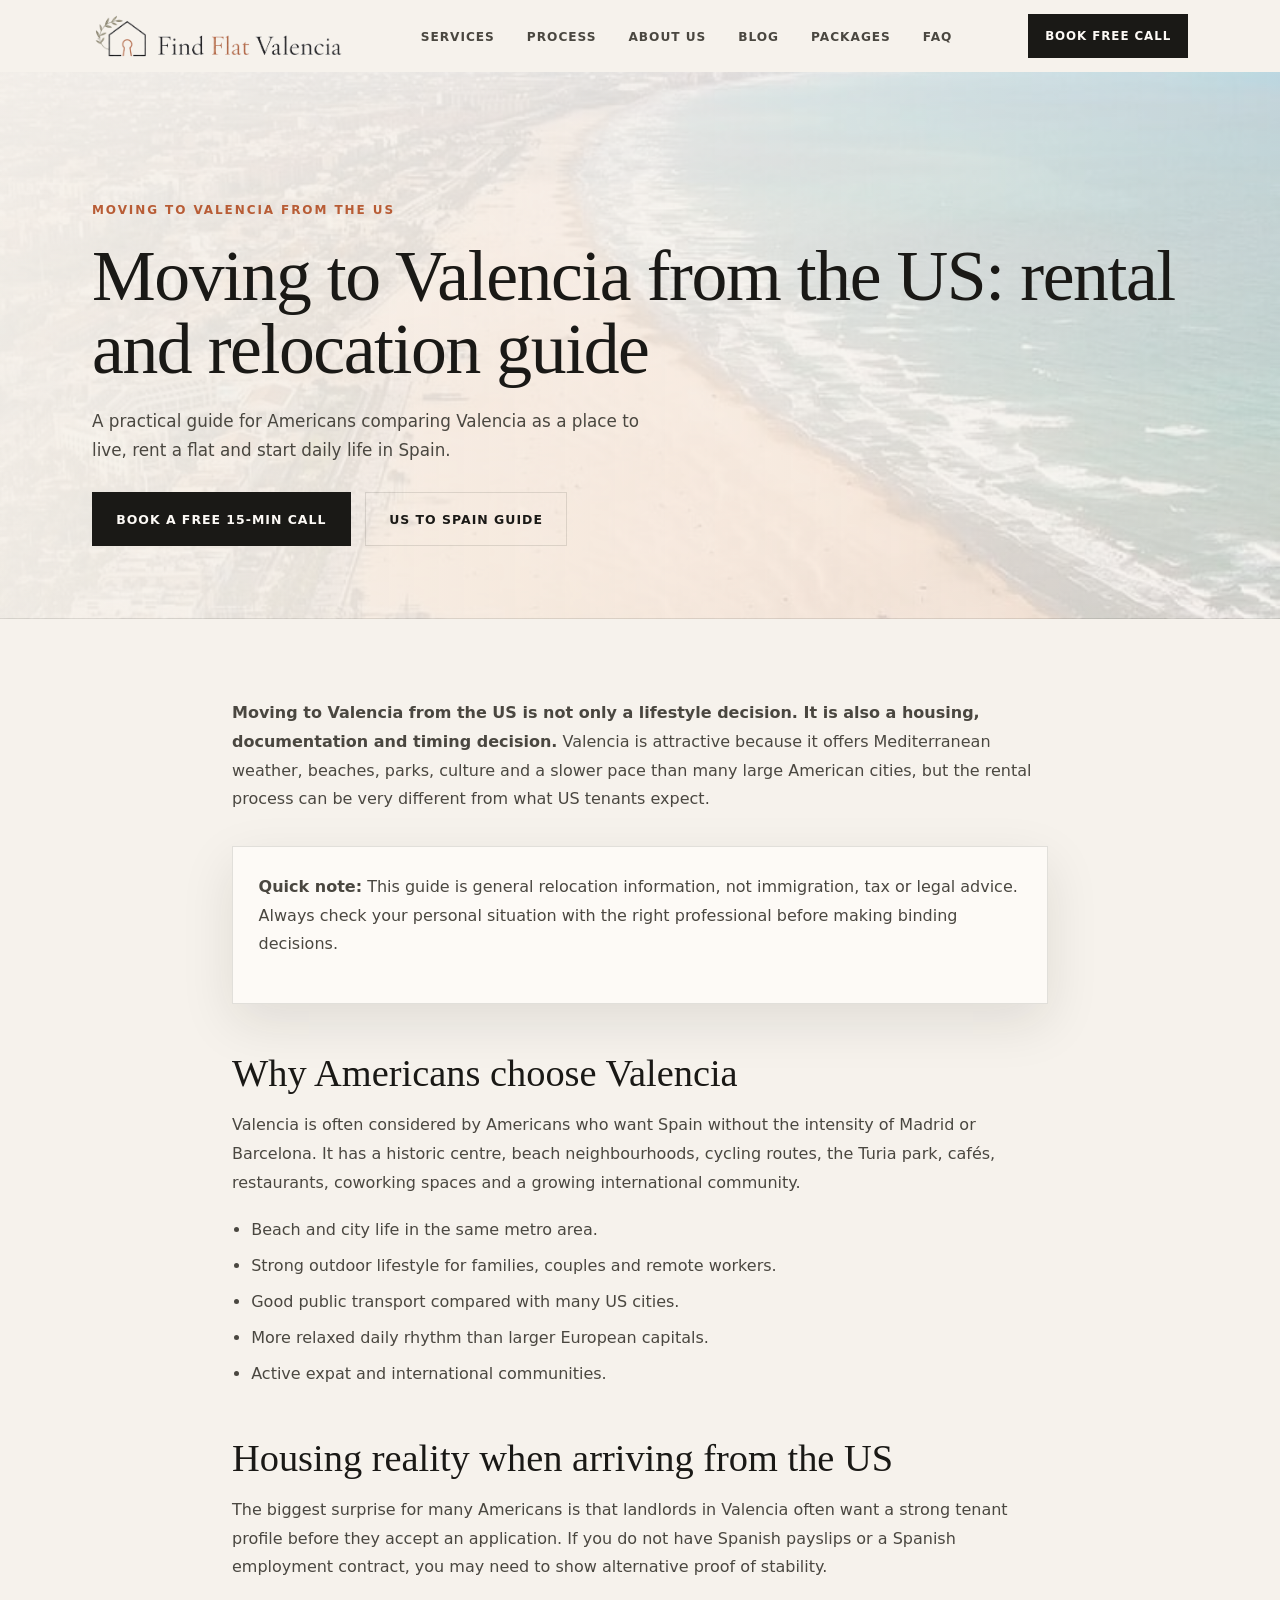
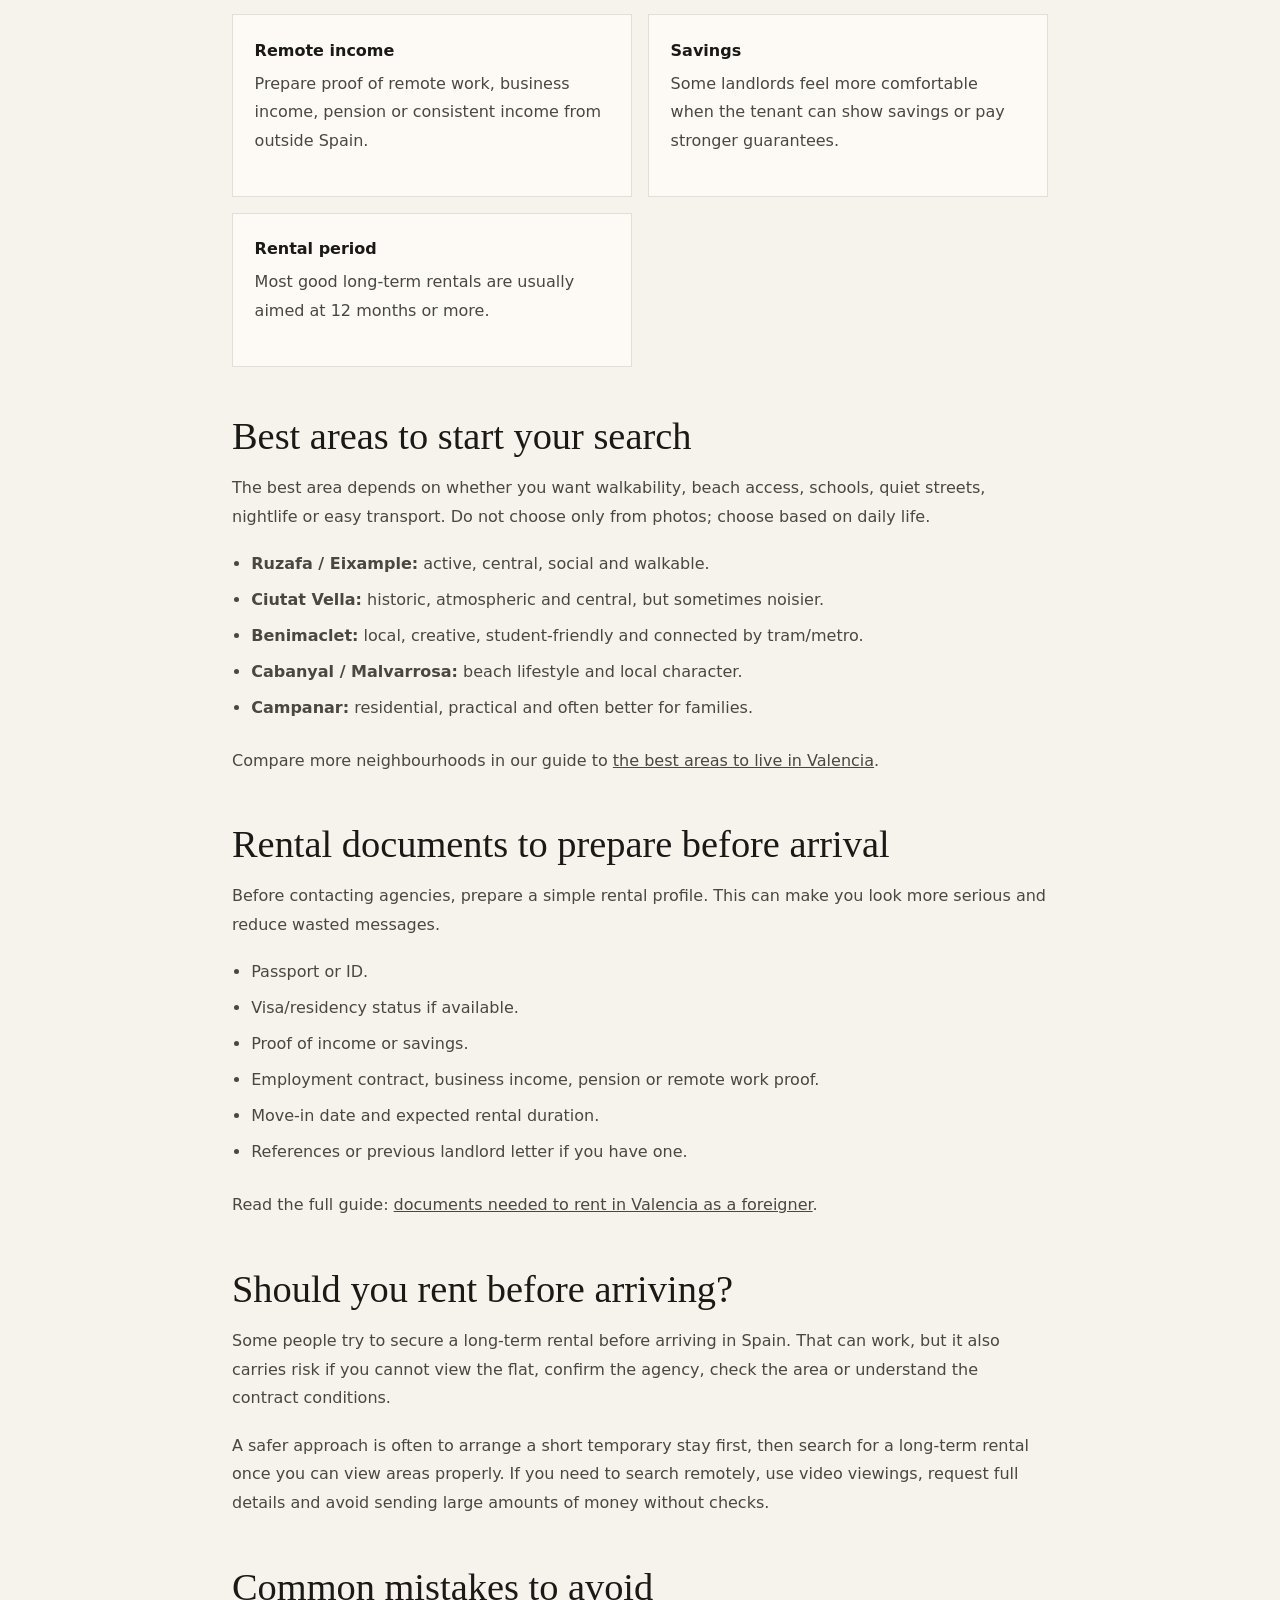
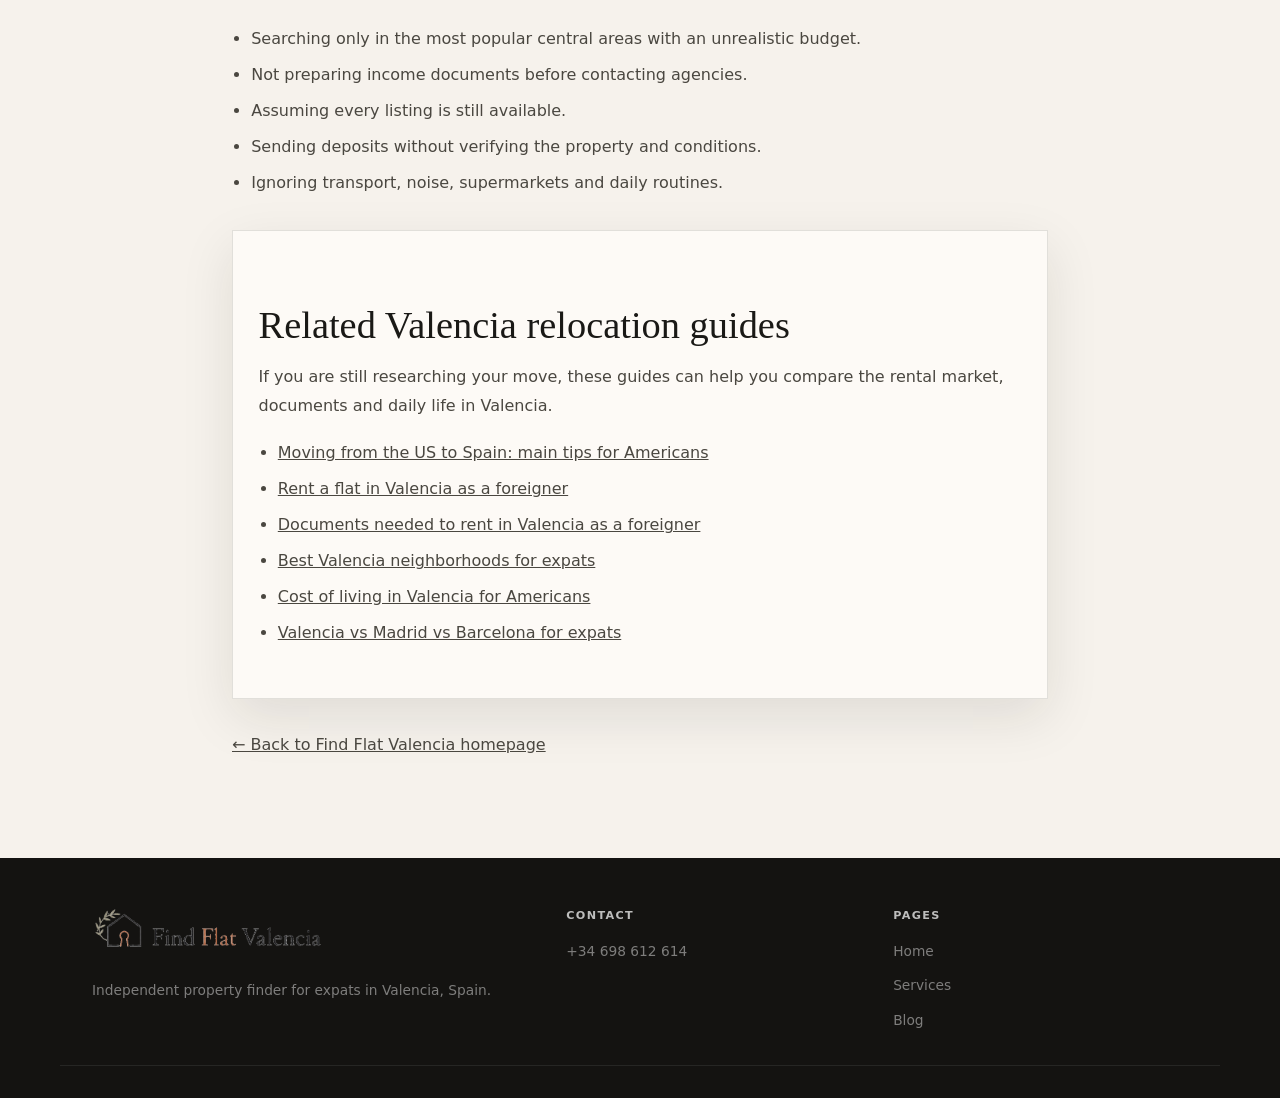
<file: moving-to-valencia-from-us.html>
<!DOCTYPE html>
<html lang="en">
<head>
  <meta charset="UTF-8" />
  <meta name="viewport" content="width=device-width, initial-scale=1.0" />

  <title>Moving to Valencia from the US: Rental and Relocation Guide</title>
  <meta name="description" content="Moving to Valencia from the US? Practical rental and relocation guide for Americans covering areas, documents, housing reality and common mistakes." />
  <meta name="keywords" content="moving to Valencia from US, moving to Valencia from America, Americans in Valencia Spain, Valencia rental guide Americans, move to Valencia Spain" />
  <link rel="canonical" href="https://findflatvalencia.com/moving-to-valencia-from-us.html" />
  <!-- Favicons / browser tab icon -->
  <link rel="icon" href="/favicon.ico" sizes="any" />
  <link rel="icon" type="image/png" sizes="16x16" href="/favicon-16x16.png" />
  <link rel="icon" type="image/png" sizes="32x32" href="/favicon-32x32.png" />
  <link rel="icon" type="image/png" sizes="48x48" href="/favicon-48x48.png" />
  <link rel="icon" type="image/png" sizes="96x96" href="/favicon-96x96.png" />
  <link rel="apple-touch-icon" sizes="180x180" href="/apple-touch-icon.png" />
  <link rel="manifest" href="/site.webmanifest" />
  <meta name="theme-color" content="#F6F2EC" />
<link rel="preload" as="image" href="valencia-landing-hero-v2.jpg" />

  <meta property="og:type" content="article" />
  <meta property="og:title" content="Moving from US to Spain in 2026: Guide for Americans" />
  <meta property="og:description" content="Moving from the US to Spain? Practical guide for Americans covering visas, NIE, housing, healthcare, banking and why Valencia can be a smart landing city." />
  <meta property="og:image" content="https://findflatvalencia.com/fbok2-og.jpg" />

  <style>

  *, *::before, *::after { box-sizing: border-box; margin: 0; padding: 0; }
  :root {
   --bg: #F6F2EC;
   --bg2: #EDE8DF;
   --dark: #1A1916;
   --mid: #4A4740;
   --muted: #777267;
   --accent: #B85C35;
   --accent2: #E8C4AE;
   --white: #FDFAF6;
   --border: rgba(26,25,22,.12);
   --shadow: 0 18px 50px rgba(26,25,22,.10);
   --display: 'Cormorant Garamond', Georgia, serif;
   --body: 'DM Sans', system-ui, sans-serif;
   --max: 1160px;
  }
  html { scroll-behavior: smooth; }
  body { font-family: var(--body); background: var(--bg); color: var(--dark); line-height: 1.7; font-weight: 300; -webkit-font-smoothing: antialiased; }
  a { color: inherit; }
  .container { max-width: var(--max); margin: 0 auto; padding: 0 2rem; }

  nav { position: sticky; top: 0; z-index: 50; height: 72px; background: rgba(246,242,236,.94); backdrop-filter: blur(12px); border-bottom: 1px solid var(--border); }
  .nav-inner { max-width: var(--max); height: 72px; margin: 0 auto; padding: 0 2rem; display: flex; align-items: center; justify-content: space-between; gap: 1.5rem; }
  .logo { font-family: var(--display); font-size: 1.35rem; font-weight: 500; text-decoration: none; letter-spacing: .01em; white-space: nowrap; }
  .logo span { color: var(--accent); }
  .nav-links { display: flex; gap: 2rem; list-style: none; align-items: center; }
  .nav-links a { text-decoration: none; color: var(--mid); text-transform: uppercase; letter-spacing: .08em; font-size: .76rem; font-weight: 600; }
  .nav-links a:hover { color: var(--accent); }
  .nav-cta { display: inline-flex; align-items: center; justify-content: center; gap: .4rem; background: var(--dark); color: var(--white); padding: .75rem 1.05rem; text-decoration: none; text-transform: uppercase; letter-spacing: .08em; font-size: .74rem; font-weight: 700; }
  .nav-cta:hover { background: var(--accent); }

  .hero { min-height: calc(100vh - 72px); display: grid; grid-template-columns: 1.05fr .95fr; }
  .hero-copy { padding: 5.5rem 2rem 5rem max(2rem, calc((100vw - var(--max))/2 + 2rem)); display: flex; flex-direction: column; justify-content: center; }
  .eyebrow { color: var(--accent); text-transform: uppercase; letter-spacing: .16em; font-size: .75rem; font-weight: 700; margin-bottom: 1.2rem; }
  h1 { font-family: var(--display); font-size: clamp(3rem, 5.6vw, 5.2rem); line-height: 1.02; font-weight: 300; letter-spacing: -.02em; margin-bottom: 1.35rem; }
  h1 em, h2 em { color: var(--accent); font-style: italic; }
  .hero-sub { color: var(--mid); font-size: 1.05rem; max-width: 560px; margin-bottom: 1.75rem; }
  .hero-pain { display: grid; gap: .55rem; margin: 0 0 2rem; list-style: none; max-width: 560px; }
  .hero-pain li { color: var(--mid); font-size: .92rem; display: flex; gap: .65rem; align-items: flex-start; }
  .hero-pain li::before { content: "✓"; color: var(--accent); font-weight: 700; margin-top: .02rem; }
  .actions { display: flex; gap: .9rem; flex-wrap: wrap; align-items: center; }
  .btn { display: inline-flex; align-items: center; justify-content: center; gap: .45rem; padding: .95rem 1.45rem; text-decoration: none; border: 1px solid transparent; text-transform: uppercase; letter-spacing: .08em; font-size: .78rem; font-weight: 700; min-height: 48px; }
  .btn-primary { background: var(--dark); color: var(--white); }
  .btn-primary:hover { background: var(--accent); }
  .btn-secondary { background: transparent; border-color: var(--border); color: var(--dark); }
  .btn-secondary:hover { border-color: var(--accent); color: var(--accent); }
  .microcopy { margin-top: 1rem; color: var(--muted); font-size: .78rem; }
  .hero-media {
   min-height: 520px;
   position: relative;
   background-image: url('valencia-landing-hero-v2.jpg');
   background-size: cover;
   background-position: center 32%;
   background-repeat: no-repeat;
  }
  .hero-media::before {
   content:"";
   position:absolute;
   inset:0;
   background: linear-gradient(90deg, rgba(246,242,236,.98) 0%, rgba(246,242,236,.72) 18%, rgba(246,242,236,.08) 42%, rgba(26,25,22,.10) 100%), linear-gradient(180deg, rgba(255,255,255,.06) 0%, rgba(26,25,22,.10) 100%);
  }
  .hero-card { position: absolute; right: 2.2rem; bottom: 2.2rem; background: rgba(253,250,246,.95); border: 1px solid var(--border); box-shadow: var(--shadow); padding: 1.25rem; width: min(300px, calc(100% - 4rem)); }
  .hero-card strong { display: block; font-family: var(--display); color: var(--accent); font-size: 1.6rem; font-weight: 400; line-height: 1.1; margin-bottom: .35rem; }
  .hero-card p { color: var(--mid); font-size: .88rem; }

  .trust { background: var(--dark); color: var(--white); }
  .trust-grid { display: grid; grid-template-columns: repeat(4, 1fr); }
  .trust-item { padding: 1.7rem 1rem; border-right: 1px solid rgba(255,255,255,.08); text-align: center; }
  .trust-item:last-child { border-right: 0; }
  .trust-item strong { display: block; font-family: var(--display); font-size: 2rem; font-weight: 300; color: var(--accent2); line-height: 1; }
  .trust-item span { display: block; margin-top: .4rem; color: rgba(255,255,255,.55); font-size: .72rem; text-transform: uppercase; letter-spacing: .1em; font-weight: 600; }

  section { padding: 6rem 0; }
  .section-head { max-width: 680px; margin-bottom: 3rem; }
  h2 { font-family: var(--display); font-size: clamp(2.1rem, 4vw, 3.45rem); line-height: 1.12; font-weight: 300; margin-bottom: 1rem; }
  .section-text { color: var(--mid); font-size: .98rem; max-width: 620px; }

  .problem-grid { display: grid; grid-template-columns: 1fr 1fr; gap: 2rem; align-items: center; }
  .problem-box { background: var(--white); border: 1px solid var(--border); padding: 2.2rem; box-shadow: var(--shadow); }
  .problem-list { list-style: none; display: grid; gap: 1rem; }
  .problem-list li { display: flex; gap: .85rem; color: var(--mid); font-size: .95rem; }
  .problem-list li::before { content: "×"; width: 1.55rem; height: 1.55rem; border-radius: 50%; background: var(--bg2); color: var(--accent); display: inline-flex; align-items: center; justify-content: center; flex: 0 0 auto; font-weight: 700; }

  .services { background: var(--bg2); }
  .cards { display: grid; grid-template-columns: repeat(3, 1fr); gap: 1rem; }
  .card { background: var(--white); border: 1px solid var(--border); padding: 2rem; min-height: 100%; }
  .card-num { font-family: var(--display); color: var(--accent2); font-size: 2.6rem; line-height: 1; margin-bottom: 1rem; }
  h3 { font-family: var(--display); font-weight: 400; font-size: 1.45rem; line-height: 1.2; margin-bottom: .75rem; }
  .card p { color: var(--mid); font-size: .9rem; }
  .card ul { margin-top: 1rem; list-style: none; display: grid; gap: .5rem; }
  .card li { color: var(--mid); font-size: .84rem; display: flex; gap: .5rem; }
  .card li::before { content: "•"; color: var(--accent); font-weight: 700; }

  .process { background: var(--dark); color: var(--white); }
  .process .section-text { color: rgba(255,255,255,.55); }
  .steps { display: grid; grid-template-columns: repeat(4, 1fr); gap: 1px; background: rgba(255,255,255,.08); border: 1px solid rgba(255,255,255,.08); }
  .step { background: var(--dark); padding: 2rem; }
  .step strong { display: block; font-family: var(--display); font-size: 2.5rem; line-height: 1; color: rgba(255,255,255,.22); margin-bottom: 1rem; font-weight: 300; }
  .step h3 { color: var(--white); }
  .step p { color: rgba(255,255,255,.55); font-size: .88rem; }

  .packages-grid { display: grid; grid-template-columns: repeat(3, 1fr); gap: 1rem; }
  .package { background: var(--white); border: 1px solid var(--border); padding: 2rem; position: relative; }
  .package.featured { border-color: rgba(184,92,53,.55); box-shadow: var(--shadow); }
  .tag { display: inline-block; color: var(--accent); font-weight: 700; letter-spacing: .1em; font-size: .67rem; text-transform: uppercase; margin-bottom: 1rem; }
  .price { font-family: var(--display); font-size: 2.2rem; color: var(--dark); margin: .8rem 0 .3rem; }
  .price small { font-family: var(--body); font-size: .78rem; color: var(--muted); }

  .neighbourhoods { background: var(--bg2); }
  .hood-grid { display: grid; grid-template-columns: repeat(4, 1fr); gap: 1rem; }
  .hood { min-height: 160px; padding: 1.25rem; display: flex; flex-direction: column; justify-content: flex-end; background: linear-gradient(0deg, rgba(26,25,22,.72), rgba(26,25,22,.20)), var(--accent); color: var(--white); }
  .hood:nth-child(1){ background-image: linear-gradient(0deg, rgba(26,25,22,.72), rgba(26,25,22,.16)), url('https://images.unsplash.com/photo-1558618666-fcd25c85cd64?w=700&q=80'); background-size: cover; background-position: center; }
  .hood:nth-child(2){ background-image: linear-gradient(0deg, rgba(26,25,22,.72), rgba(26,25,22,.16)), url('https://images.unsplash.com/photo-1511739001486-6bfe10ce785f?w=700&q=80'); background-size: cover; background-position: center; }
  .hood:nth-child(3){ background-image: linear-gradient(0deg, rgba(26,25,22,.72), rgba(26,25,22,.16)), url('https://images.unsplash.com/photo-1534430480872-3498386e7856?w=700&q=80'); background-size: cover; background-position: center; }
  .hood:nth-child(4){ background-image: linear-gradient(0deg, rgba(26,25,22,.72), rgba(26,25,22,.16)), url('https://images.unsplash.com/photo-1523531294919-4bcd7c65e216?w=700&q=80'); background-size: cover; background-position: center; }
  .hood strong { font-family: var(--display); font-size: 1.45rem; font-weight: 400; }
  .hood span { color: var(--accent2); text-transform: uppercase; letter-spacing: .08em; font-size: .68rem; font-weight: 700; }

  .lead { background: var(--accent); color: var(--white); }
  .lead-grid { display: grid; grid-template-columns: 1fr 1fr; gap: 3rem; align-items: center; }
  .lead h2 em { color: var(--accent2); }
  .lead p, .lead li { color: rgba(255,255,255,.78); }
  .lead ul { list-style: none; display: grid; gap: .5rem; margin-top: 1rem; }
  .lead li::before { content: "✓ "; color: var(--white); font-weight: 700; }
  .lead-box { background: var(--white); color: var(--dark); padding: 2rem; box-shadow: var(--shadow); }
  .lead-box h3 { margin-bottom: .4rem; }
  .lead-box p { color: var(--mid); }
  .contact-options { display: grid; gap: .8rem; margin-top: 1.2rem; }
  .contact-options a { text-decoration: none; padding: 1rem; border: 1px solid var(--border); background: var(--bg); font-weight: 700; color: var(--dark); display: flex; justify-content: space-between; align-items: center; }
  .contact-options a:hover { border-color: var(--accent); color: var(--accent); }

  .faq-grid { display: grid; grid-template-columns: repeat(2, 1fr); gap: 1rem; }
  details { background: var(--white); border: 1px solid var(--border); padding: 1.25rem; }
  summary { cursor: pointer; font-weight: 700; color: var(--dark); }
  details p { color: var(--mid); margin-top: .75rem; font-size: .9rem; }

  footer { background: #141311; color: rgba(255,255,255,.45); padding: 3rem 0 2rem; }
  .footer-grid { display: grid; grid-template-columns: 1.5fr 1fr 1fr; gap: 2rem; border-bottom: 1px solid rgba(255,255,255,.08); padding-bottom: 2rem; }
  footer .logo { color: var(--white); display: inline-block; margin-bottom: .8rem; }
  footer p, footer a { color: rgba(255,255,255,.45); font-size: .86rem; text-decoration: none; }
  footer a:hover { color: var(--accent2); }
  footer h4 { color: rgba(255,255,255,.72); text-transform: uppercase; letter-spacing: .12em; font-size: .7rem; margin-bottom: .75rem; }
  footer ul { list-style: none; display: grid; gap: .45rem; }
  .footer-bottom { display: flex; justify-content: space-between; gap: 1rem; padding-top: 1.5rem; flex-wrap: wrap; }


 
  /* ─── MOBILE-FIRST IMPROVEMENTS ─── */
  .mobile-menu-toggle {
   display: none;
   border: 1px solid var(--border);
   background: rgba(253,250,246,.82);
   color: var(--dark);
   padding: .62rem .72rem;
   font-size: .76rem;
   font-weight: 800;
   letter-spacing: .08em;
   text-transform: uppercase;
   cursor: pointer;
  }

  @media (max-width: 950px) {
   body { overflow-x: hidden; }
   .nav-inner {
    height: 64px;
    padding: 0 1rem;
    position: relative;
   }
   .logo { font-size: 1.12rem; }
   .nav-cta {
    display: none;
   }
   .mobile-menu-toggle {
    display: inline-flex;
    align-items: center;
    justify-content: center;
   }
   .nav-links {
    display: none;
    position: absolute;
    top: 64px;
    left: 1rem;
    right: 1rem;
    background: rgba(253,250,246,.98);
    border: 1px solid var(--border);
    box-shadow: var(--shadow);
    padding: .75rem;
    z-index: 80;
    flex-direction: column;
    align-items: stretch;
    gap: .15rem;
   }
   .nav-links.open { display: flex; }
   .nav-links li { width: 100%; }
   .nav-links a {
    display: block;
    padding: .85rem .8rem;
    font-size: .78rem;
   }

   .hero {
    min-height: auto;
    grid-template-columns: 1fr;
   }
   .hero-copy {
    min-height: auto;
    padding: 3.2rem 1.1rem 2.4rem;
   }
   h1 {
    font-size: clamp(2.55rem, 12vw, 3.65rem);
    line-height: 1.04;
    margin-bottom: 1.05rem;
   }
   .hero-sub {
    font-size: .98rem;
    line-height: 1.65;
    margin-bottom: 1.25rem;
   }
   .hero-pain {
    gap: .45rem;
    margin-bottom: 1.45rem;
   }
   .hero-pain li {
    font-size: .88rem;
    line-height: 1.45;
   }
   .actions {
    flex-direction: column;
    align-items: stretch;
    gap: .65rem;
   }
   .btn {
    width: 100%;
    min-height: 50px;
    padding: .9rem 1rem;
   }
   .microcopy {
    font-size: .76rem;
    line-height: 1.45;
   }
   .hero-media {
    order: -1;
    min-height: 300px;
    background-position: center 22%;
   }
   .hero-media::before {
    background: linear-gradient(180deg, rgba(26,25,22,.08) 0%, rgba(26,25,22,.20) 100%);
   }
   .hero-card {
    right: 1rem;
    left: 1rem;
    bottom: 1rem;
    width: auto;
    padding: 1rem;
   }
   .hero-card strong {
    font-size: 1.28rem;
   }
   .hero-card p {
    font-size: .82rem;
    line-height: 1.45;
   }

   section { padding: 4.2rem 0; }
   .container, .nav-inner {
    padding-left: 1.1rem;
    padding-right: 1.1rem;
   }
   .section-head {
    margin-bottom: 2rem;
   }
   h2 {
    font-size: clamp(2rem, 9vw, 2.75rem);
   }
   .section-text {
    font-size: .94rem;
    line-height: 1.65;
   }

   .trust-grid {
    grid-template-columns: repeat(2, 1fr);
   }
   .trust-item {
    padding: 1.25rem .75rem;
   }
   .trust-item strong {
    font-size: 1.55rem;
   }
   .trust-item span {
    font-size: .66rem;
   }

   .problem-grid,
   .lead-grid {
    grid-template-columns: 1fr;
    gap: 1.2rem;
   }
   .problem-box,
   .lead-box,
   .card,
   .package,
   .faq-item {
    padding: 1.35rem;
   }

   .cards,
   .packages-grid,
   .steps {
    grid-template-columns: 1fr;
    gap: .85rem;
   }

   .hood-grid {
    grid-template-columns: 1fr;
   }
   .hood {
    min-height: 220px;
   }

   .footer-grid {
    grid-template-columns: 1fr;
    gap: 1.4rem;
   }
   .footer-bottom {
    flex-direction: column;
    align-items: flex-start;
   }

   footer {
    padding-bottom: 5.2rem;
   }
  }

  @media (max-width: 560px) {
   .eyebrow {
    font-size: .68rem;
    margin-bottom: .85rem;
   }
   .hero-media {
    min-height: 250px;
   }
   .hero-card {
    display: none;
   }
   .trust-grid,
   .steps,
   .faq-grid {
    grid-template-columns: 1fr;
   }
   .trust-item {
    border-right: 0;
    border-bottom: 1px solid rgba(255,255,255,.08);
   }
   .trust-item:last-child {
    border-bottom: 0;
   }
   .lead-form {
    gap: .65rem;
   }
   .lead-form input,
   .lead-form button {
    min-height: 50px;
    font-size: .9rem;
   }
  }

 
  /* ─── POLISHED MOBILE MENU BAR ─── */
  .mobile-menu-cta { display: none; }

  .hamburger {
   position: relative;
   display: block;
   width: 22px;
   height: 2px;
   background: var(--dark);
   border-radius: 999px;
   transition: background .2s ease;
  }
  .hamburger::before,
  .hamburger::after {
   content: "";
   position: absolute;
   left: 0;
   width: 22px;
   height: 2px;
   background: var(--dark);
   border-radius: 999px;
   transition: transform .22s ease, top .22s ease;
  }
  .hamburger::before { top: -7px; }
  .hamburger::after { top: 7px; }

  .mobile-menu-toggle[aria-expanded="true"] .hamburger {
   background: transparent;
  }
  .mobile-menu-toggle[aria-expanded="true"] .hamburger::before {
   top: 0;
   transform: rotate(45deg);
  }
  .mobile-menu-toggle[aria-expanded="true"] .hamburger::after {
   top: 0;
   transform: rotate(-45deg);
  }

  @media (max-width: 950px) {
   header.site-nav,
   .site-nav {
    position: sticky;
    top: 0;
    z-index: 100;
    background: rgba(246,242,236,.96);
    backdrop-filter: blur(14px);
    border-bottom: 1px solid var(--border);
   }

   .nav-inner {
    height: 64px;
   }

   .mobile-menu-toggle {
    width: 44px;
    height: 44px;
    padding: 0;
    border-radius: 999px;
    background: rgba(253,250,246,.92);
    border: 1px solid rgba(26,25,22,.13);
    box-shadow: 0 8px 24px rgba(26,25,22,.07);
   }

   .nav-links {
    top: 72px;
    left: 1rem;
    right: 1rem;
    padding: .5rem;
    border-radius: 18px;
    overflow: hidden;
   }

   .nav-links a {
    border-radius: 12px;
    color: var(--dark);
   }

   .nav-links a:hover {
    background: var(--bg2);
   }

   .mobile-menu-cta {
    display: block;
    margin-top: .35rem;
    padding-top: .35rem;
    border-top: 1px solid var(--border);
   }

   .mobile-menu-cta a {
    background: var(--accent);
    color: var(--white) !important;
    text-align: center;
    font-weight: 800;
   }

   .mobile-menu-cta a:hover {
    background: var(--dark);
   }
  }


    .article-hero {
      padding: 8rem 0 4.5rem;
      background:
        linear-gradient(90deg, rgba(246,242,236,.96), rgba(246,242,236,.76)),
        url('valencia-landing-hero-v2.jpg') center 30%/cover no-repeat;
      border-bottom: 1px solid var(--border);
    }
    .article-wrap {
      max-width: 880px;
      margin: 0 auto;
      padding: 5rem 2rem;
    }
    .article-wrap h2 {
      margin-top: 3rem;
      margin-bottom: 1rem;
      font-size: clamp(1.9rem, 3vw, 2.6rem);
    }
    .article-wrap h3 {
      margin-top: 2rem;
      font-size: 1.45rem;
    }
    .article-wrap p {
      color: var(--mid);
      margin-bottom: 1.15rem;
      font-size: 1rem;
      line-height: 1.8;
    }
    .article-wrap ul,
    .article-wrap ol {
      margin: 1rem 0 1.5rem 1.2rem;
      color: var(--mid);
      line-height: 1.8;
    }
    .article-wrap li { margin-bottom: .45rem; }
    .article-box {
      background: var(--white);
      border: 1px solid var(--border);
      box-shadow: var(--shadow);
      padding: 1.6rem;
      margin: 2rem 0;
    }
    .article-cta {
      background: var(--dark);
      color: var(--white);
      padding: 2rem;
      margin: 3rem 0;
    }
    .article-cta h2 { color: var(--white); margin-top: 0; }
    .article-cta p { color: rgba(255,255,255,.72); }
    .tip-grid {
      display: grid;
      grid-template-columns: 1fr 1fr;
      gap: 1rem;
      margin: 2rem 0;
    }
    .tip-card {
      background: var(--white);
      border: 1px solid var(--border);
      padding: 1.35rem;
    }
    .tip-card strong {
      display: block;
      color: var(--dark);
      margin-bottom: .35rem;
    }
    .official-links a {
      color: var(--accent);
      font-weight: 700;
    }
    @media (max-width: 750px) {
      .article-hero {
        padding: 6.5rem 0 3rem;
        background-position: center top;
      }
      .article-wrap {
        padding: 3.5rem 1.1rem;
      }
      .tip-grid {
        grid-template-columns: 1fr;
      }
      .article-box,
      .article-cta {
        padding: 1.25rem;
      }
    }
  
  .logo {
    display: inline-flex;
    align-items: center;
    text-decoration: none;
    line-height: 1;
  }
  .logo img {
    display: block;
    height: 48px;
    width: auto;
    object-fit: contain;
  }
  .footer-brand img {
    display: block;
    height: 58px;
    width: auto;
    object-fit: contain;
    margin-bottom: .8rem;
  }
  @media (max-width: 768px) {
    .logo img {
      height: 40px;
    }
    .footer-brand img {
      height: 48px;
    }
  }


  .footer-brand {
    display: flex;
    align-items: center;
    margin-bottom: 1rem;
  }
  .footer-brand img {
    display: block;
    height: 44px;
    width: auto;
    object-fit: contain;
  }
  @media (max-width: 768px) {
    .footer-brand {
      justify-content: flex-start;
    }
    .footer-brand img {
      height: 40px;
    }
  }


  footer .footer-brand {
    display: inline-flex;
    align-items: center;
    margin-bottom: 1rem;
  }
  footer .footer-brand img {
    display: block;
    height: 44px;
    width: auto;
    object-fit: contain;
  }
  @media (max-width: 768px) {
    footer .footer-brand img {
      height: 40px;
    }
  }


  /* ─── MOBILE APP-LIKE NAV + RESPONSIVE POLISH ─── */
  .mobile-menu-toggle {
    display: none;
    width: 46px;
    height: 46px;
    border: 1px solid var(--border);
    background: var(--dark);
    color: var(--white);
    align-items: center;
    justify-content: center;
    cursor: pointer;
    position: relative;
    z-index: 1002;
  }

  .hamburger,
  .hamburger::before,
  .hamburger::after {
    display: block;
    width: 20px;
    height: 2px;
    background: currentColor;
    transition: transform .25s ease, opacity .25s ease;
  }

  .hamburger {
    position: relative;
  }

  .hamburger::before,
  .hamburger::after {
    content: "";
    position: absolute;
    left: 0;
  }

  .hamburger::before {
    top: -7px;
  }

  .hamburger::after {
    top: 7px;
  }

  .mobile-menu-toggle[aria-expanded="true"] .hamburger {
    background: transparent;
  }

  .mobile-menu-toggle[aria-expanded="true"] .hamburger::before {
    transform: translateY(7px) rotate(45deg);
  }

  .mobile-menu-toggle[aria-expanded="true"] .hamburger::after {
    transform: translateY(-7px) rotate(-45deg);
  }

  .mobile-menu-backdrop {
    display: none;
  }

  @media (max-width: 860px) {
    body {
      overflow-x: hidden;
    }

    .site-nav {
      z-index: 1000;
    }

    .nav-inner {
      height: 72px;
      padding-inline: 1rem;
      display: flex;
      justify-content: space-between;
      gap: .75rem;
    }

    .logo img {
      height: 43px;
      max-width: 210px;
    }

    .mobile-menu-toggle {
      display: inline-flex;
      margin-left: auto;
      flex: 0 0 auto;
    }

    .nav-cta {
      display: none !important;
    }

    .nav-links {
      position: fixed;
      top: 0;
      right: 0;
      width: min(84vw, 360px);
      height: 100vh;
      padding: 6rem 1.25rem 1.25rem;
      background: var(--white);
      border-left: 1px solid var(--border);
      box-shadow: -24px 0 70px rgba(0,0,0,.18);
      display: flex;
      flex-direction: column;
      align-items: stretch;
      justify-content: flex-start;
      gap: 0;
      transform: translateX(105%);
      transition: transform .28s ease;
      z-index: 1001;
      overflow-y: auto;
    }

    .nav-links.open {
      transform: translateX(0);
    }

    .nav-links li {
      width: 100%;
      border-bottom: 1px solid var(--border);
    }

    .nav-links a {
      display: block;
      padding: 1rem .25rem;
      font-size: .9rem;
      letter-spacing: .12em;
      color: var(--dark);
    }

    .nav-links .mobile-menu-cta {
      display: block;
      border-bottom: 0;
      margin-top: 1rem;
    }

    .nav-links .mobile-menu-cta a {
      background: var(--dark);
      color: var(--white);
      text-align: center;
      padding: 1rem;
      font-weight: 900;
    }

    .mobile-menu-backdrop {
      position: fixed;
      inset: 0;
      background: rgba(20,19,17,.44);
      backdrop-filter: blur(3px);
      z-index: 999;
    }

    .mobile-menu-backdrop.open {
      display: block;
    }

    .hero {
      min-height: auto;
      padding: 5.5rem 0 3.5rem;
    }

    .hero .container,
    .hero-grid,
    .split,
    .two-col,
    .footer-grid,
    .cards,
    .packages,
    .process-grid,
    .faq-grid {
      grid-template-columns: 1fr !important;
    }

    .hero h1,
    h1 {
      font-size: clamp(3rem, 14vw, 4.9rem);
      line-height: .96;
      max-width: 100%;
    }

    .hero-sub,
    .section-text,
    p {
      max-width: 100%;
    }

    .actions {
      display: grid;
      grid-template-columns: 1fr;
      gap: .75rem;
      width: 100%;
    }

    .btn,
    .btn-primary,
    .btn-secondary,
    .btn-accent {
      width: 100%;
      justify-content: center;
      text-align: center;
      min-height: 52px;
      display: inline-flex;
      align-items: center;
    }

    section {
      padding: 4rem 0;
    }

    .container {
      padding-inline: 1rem;
    }

    .section-head h2,
    section h2 {
      font-size: clamp(2.35rem, 11vw, 4rem);
      line-height: 1;
    }

    .card,
    .package-card,
    .faq-item,
    details,
    .article-box,
    .article-cta {
      padding: 1.25rem !important;
    }

    img,
    video,
    iframe {
      max-width: 100%;
      height: auto;
    }

    .hero-image,
    .hero-photo,
    .image-panel {
      min-height: 320px;
      background-position: center;
    }

    footer {
      padding-bottom: 2rem;
    }

    footer .footer-grid {
      gap: 2rem;
    }

    footer .footer-brand img {
      height: 42px;
      max-width: 250px;
    }

    .footer-bottom {
      display: grid;
      gap: .75rem;
      text-align: left;
    }
  }

  @media (max-width: 480px) {
    .nav-inner {
      height: 68px;
      padding-inline: .85rem;
    }

    .logo img {
      height: 39px;
      max-width: 190px;
    }

    .mobile-menu-toggle {
      width: 44px;
      height: 44px;
    }

    .hero {
      padding-top: 4.75rem;
    }

    .hero h1,
    h1 {
      font-size: clamp(2.65rem, 13.5vw, 4rem);
    }

    .eyebrow {
      font-size: .68rem;
      letter-spacing: .18em;
    }

    .hero-sub,
    .section-text,
    p,
    li {
      font-size: .96rem;
      line-height: 1.65;
    }

    .nav-links {
      width: min(88vw, 340px);
      padding-top: 5.5rem;
    }
  }


  /* ─── CLEAR MOBILE MENU UX ─── */
  @media (max-width: 860px) {
    .mobile-menu-toggle {
      display: inline-flex !important;
      width: auto;
      min-width: 86px;
      height: 44px;
      padding: 0 .9rem;
      gap: .55rem;
      border-radius: 0;
      border: 1px solid var(--dark);
      background: var(--dark);
      color: var(--white);
      font-size: .72rem;
      font-weight: 900;
      letter-spacing: .12em;
      text-transform: uppercase;
      align-items: center;
      justify-content: center;
      box-shadow: 0 10px 22px rgba(0,0,0,.12);
    }

    .mobile-menu-toggle::before {
      content: "Menu";
    }

    .mobile-menu-toggle[aria-expanded="true"]::before {
      content: "Close";
    }

    .hamburger,
    .hamburger::before,
    .hamburger::after {
      width: 18px;
      height: 2px;
    }

    .nav-links {
      top: 0;
      right: 0;
      padding-top: 5.25rem;
    }

    .nav-links::before {
      content: "Navigation";
      position: absolute;
      top: 1.65rem;
      left: 1.25rem;
      font-size: .72rem;
      font-weight: 900;
      letter-spacing: .16em;
      text-transform: uppercase;
      color: var(--accent);
    }

    .nav-links a {
      font-size: .86rem;
      padding: 1.08rem .25rem;
    }

    .nav-links .mobile-menu-cta a {
      margin-top: .45rem;
      border-radius: 0;
      box-shadow: none;
    }
  }

  @media (max-width: 480px) {
    .mobile-menu-toggle {
      min-width: 82px;
      height: 42px;
      padding: 0 .75rem;
      font-size: .68rem;
    }

    .logo img {
      max-width: 175px;
    }
  }

</style>
<link rel="stylesheet" href="style.css" />

<script type="application/ld+json">
{
  "@context": "https://schema.org",
  "@type": "Article",
  "headline": "Moving to Valencia from the US: Rental and Relocation Guide",
  "description": "Moving to Valencia from the US? Practical rental and relocation guide for Americans covering areas, documents, housing reality and common mistakes.",
  "url": "https://findflatvalencia.com/moving-to-valencia-from-us.html",
  "mainEntityOfPage": "https://findflatvalencia.com/moving-to-valencia-from-us.html",
  "author": {
    "@type": "Organization",
    "name": "Find Flat Valencia",
    "url": "https://findflatvalencia.com"
  },
  "publisher": {
    "@type": "Organization",
    "name": "Find Flat Valencia",
    "logo": {
      "@type": "ImageObject",
      "url": "https://findflatvalencia.com/find-flat-valencia-logo-official.png"
    }
  },
  "datePublished": "2026-09-22",
  "dateModified": "2026-09-22",
  "inLanguage": "en",
  "keywords": [
    "moving to Valencia from US",
    "moving to Valencia from America",
    "Americans in Valencia Spain",
    "Valencia rental guide Americans",
    "move to Valencia Spain"
  ]
}
</script>
<script type="application/ld+json">
{
  "@context": "https://schema.org",
  "@type": "FAQPage",
  "mainEntity": [
    {
      "@type": "Question",
      "name": "Is Valencia a good place for Americans to move to?",
      "acceptedAnswer": {
        "@type": "Answer",
        "text": "Valencia can be a good fit for Americans looking for Mediterranean lifestyle, beach access, walkability and a more relaxed city than Madrid or Barcelona."
      }
    },
    {
      "@type": "Question",
      "name": "Can I rent in Valencia without Spanish payslips?",
      "acceptedAnswer": {
        "@type": "Answer",
        "text": "It may be possible, but landlords may request stronger proof of income, savings or guarantees if you do not have Spanish payslips."
      }
    },
    {
      "@type": "Question",
      "name": "Should I rent before arriving in Valencia?",
      "acceptedAnswer": {
        "@type": "Answer",
        "text": "It can be risky to sign a long-term rental before seeing the flat. A temporary stay first can make the search safer."
      }
    }
  ]
}
</script>
</head>

<body>
<div class="ffv-mobile-overlay" aria-hidden="true">
  <div class="ffv-mobile-panel" role="dialog" aria-modal="true" aria-label="Mobile navigation">
    <div class="ffv-mobile-head">
      <img src="find-flat-valencia-logo-official.png" alt="Find Flat Valencia">
      <button class="ffv-close-btn" type="button" aria-label="Close menu">×</button>
    </div>
    <nav class="ffv-mobile-nav" aria-label="Mobile navigation">
      <ul>
        <li><a href="index.html#services">Services</a></li>
        <li><a href="index.html#process">Process</a></li>
        <li><a href="index.html#about">About us</a></li>
        <li><a href="index.html#packages">Packages</a></li>
        <li><a href="index.html#areas">Blog</a></li>
        <li><a href="index.html#faq">FAQ</a></li>
        <li><a href="valencia-relocation-flats.html">Relocation flats</a></li>
        <li><a href="contact/">Contact</a></li>
      </ul>
    </nav>
    <div class="ffv-mobile-cta">
      <a href="https://docs.google.com/forms/d/e/1FAIpQLSdxXPG-dzI2IXyH8CfDdJmxdlSp20rvUesakMLwTe5v26tiOw/viewform?usp=publish-editor" target="_blank" rel="noopener">Book free call</a>
    </div>
  </div>
</div>
  <header class="site-nav">
    <div class="nav-inner">
      <a class="logo" href="index.html" aria-label="Find Flat Valencia home"><img src="find-flat-valencia-logo-official.png" alt="Find Flat Valencia logo"></a>
      <ul class="nav-links">
        <li><a href="index.html#services">Services</a></li>
        <li><a href="index.html#process">Process</a></li>
        <li><a href="index.html#about">About us</a></li>
        <li><a href="index.html#areas">Blog</a></li>
        <li><a href="index.html#packages">Packages</a></li>
        <li><a href="index.html#faq">FAQ</a></li>
      </ul>
      <a class="nav-cta" href="https://docs.google.com/forms/d/e/1FAIpQLSdxXPG-dzI2IXyH8CfDdJmxdlSp20rvUesakMLwTe5v26tiOw/viewform?usp=publish-editor" target="_blank" rel="noopener">Book free call</a>
    <button class="ffv-menu-btn" type="button" aria-label="Open menu" aria-expanded="false">
  <span></span>
  <span></span>
  <span></span>
</button>
</div>
  </header>
<main>
<section class="article-hero">
  <div class="container">
    <p class="eyebrow">Moving to Valencia from the US</p>
    <h1>Moving to Valencia from the US: rental and relocation guide</h1>
    <p class="hero-sub">A practical guide for Americans comparing Valencia as a place to live, rent a flat and start daily life in Spain.</p>
    <div class="actions">
      <a class="btn btn-primary" href="https://docs.google.com/forms/d/e/1FAIpQLSdxXPG-dzI2IXyH8CfDdJmxdlSp20rvUesakMLwTe5v26tiOw/viewform?usp=publish-editor" target="_blank" rel="noopener">Book a free 15-min call</a>
      <a class="btn btn-secondary" href="americans-moving-to-spain-main-tips.html">US to Spain guide</a>
    </div>
  </div>
</section>

<article class="article-wrap">
  <p><strong>Moving to Valencia from the US is not only a lifestyle decision. It is also a housing, documentation and timing decision.</strong> Valencia is attractive because it offers Mediterranean weather, beaches, parks, culture and a slower pace than many large American cities, but the rental process can be very different from what US tenants expect.</p>

  <div class="article-box">
    <p><strong>Quick note:</strong> This guide is general relocation information, not immigration, tax or legal advice. Always check your personal situation with the right professional before making binding decisions.</p>
  </div>

  <h2>Why Americans choose Valencia</h2>
  <p>Valencia is often considered by Americans who want Spain without the intensity of Madrid or Barcelona. It has a historic centre, beach neighbourhoods, cycling routes, the Turia park, cafés, restaurants, coworking spaces and a growing international community.</p>

  <ul>
    <li>Beach and city life in the same metro area.</li>
    <li>Strong outdoor lifestyle for families, couples and remote workers.</li>
    <li>Good public transport compared with many US cities.</li>
    <li>More relaxed daily rhythm than larger European capitals.</li>
    <li>Active expat and international communities.</li>
  </ul>

  <h2>Housing reality when arriving from the US</h2>
  <p>The biggest surprise for many Americans is that landlords in Valencia often want a strong tenant profile before they accept an application. If you do not have Spanish payslips or a Spanish employment contract, you may need to show alternative proof of stability.</p>

  <div class="tip-grid">
    <div class="tip-card"><strong>Remote income</strong><p>Prepare proof of remote work, business income, pension or consistent income from outside Spain.</p></div>
    <div class="tip-card"><strong>Savings</strong><p>Some landlords feel more comfortable when the tenant can show savings or pay stronger guarantees.</p></div>
    <div class="tip-card"><strong>Rental period</strong><p>Most good long-term rentals are usually aimed at 12 months or more.</p></div>
  </div>

  <h2>Best areas to start your search</h2>
  <p>The best area depends on whether you want walkability, beach access, schools, quiet streets, nightlife or easy transport. Do not choose only from photos; choose based on daily life.</p>

  <ul>
    <li><strong>Ruzafa / Eixample:</strong> active, central, social and walkable.</li>
    <li><strong>Ciutat Vella:</strong> historic, atmospheric and central, but sometimes noisier.</li>
    <li><strong>Benimaclet:</strong> local, creative, student-friendly and connected by tram/metro.</li>
    <li><strong>Cabanyal / Malvarrosa:</strong> beach lifestyle and local character.</li>
    <li><strong>Campanar:</strong> residential, practical and often better for families.</li>
  </ul>

  <p>Compare more neighbourhoods in our guide to <a href="best-5-neighborhoods-valencia-2026.html">the best areas to live in Valencia</a>.</p>

  <h2>Rental documents to prepare before arrival</h2>
  <p>Before contacting agencies, prepare a simple rental profile. This can make you look more serious and reduce wasted messages.</p>

  <ul>
    <li>Passport or ID.</li>
    <li>Visa/residency status if available.</li>
    <li>Proof of income or savings.</li>
    <li>Employment contract, business income, pension or remote work proof.</li>
    <li>Move-in date and expected rental duration.</li>
    <li>References or previous landlord letter if you have one.</li>
  </ul>

  <p>Read the full guide: <a href="documents-needed-to-rent-in-valencia.html">documents needed to rent in Valencia as a foreigner</a>.</p>

  <h2>Should you rent before arriving?</h2>
  <p>Some people try to secure a long-term rental before arriving in Spain. That can work, but it also carries risk if you cannot view the flat, confirm the agency, check the area or understand the contract conditions.</p>

  <p>A safer approach is often to arrange a short temporary stay first, then search for a long-term rental once you can view areas properly. If you need to search remotely, use video viewings, request full details and avoid sending large amounts of money without checks.</p>

  <h2>Common mistakes to avoid</h2>
  <ul>
    <li>Searching only in the most popular central areas with an unrealistic budget.</li>
    <li>Not preparing income documents before contacting agencies.</li>
    <li>Assuming every listing is still available.</li>
    <li>Sending deposits without verifying the property and conditions.</li>
    <li>Ignoring transport, noise, supermarkets and daily routines.</li>
  </ul>


    <div class="article-box">
      <h2>Related Valencia relocation guides</h2>
      <p>If you are still researching your move, these guides can help you compare the rental market, documents and daily life in Valencia.</p>
      <ul>
        <li><a href="americans-moving-to-spain-main-tips.html">Moving from the US to Spain: main tips for Americans</a></li>
<li><a href="rent-a-flat-in-valencia-as-a-foreigner.html">Rent a flat in Valencia as a foreigner</a></li>
<li><a href="documents-needed-to-rent-in-valencia.html">Documents needed to rent in Valencia as a foreigner</a></li>
<li><a href="best-5-neighborhoods-valencia-2026.html">Best Valencia neighborhoods for expats</a></li>
<li><a href="cost-of-living-in-valencia-for-americans.html">Cost of living in Valencia for Americans</a></li>
<li><a href="valencia-vs-madrid-vs-barcelona-for-expats.html">Valencia vs Madrid vs Barcelona for expats</a></li>
      </ul>
    </div>


  <p><a href="index.html">← Back to Find Flat Valencia homepage</a></p>
</article>
</main>

  <footer>
    <div class="container footer-grid">
      <div>
        <div class="footer-brand"><img src="find-flat-valencia-logo-official.png" alt="Find Flat Valencia logo"></div>
        <p>Independent property finder for expats in Valencia, Spain.</p>
      </div>
      <div>
        <h4>Contact</h4>
        <ul>
          <li><a href="tel:+34698612614">+34 698 612 614</a></li>
          <li>
</li>
        </ul>
      </div>
      <div>
        <h4>Pages</h4>
        <ul>
          <li><a href="index.html">Home</a></li>
          <li><a href="index.html#services">Services</a></li>
          <li><a href="americans-moving-to-spain-main-tips.html">Blog</a></li>
        </ul>
      </div>
    </div>
  </footer>

  

  <script src="script.js" defer></script>
</body>
</html>
</file>
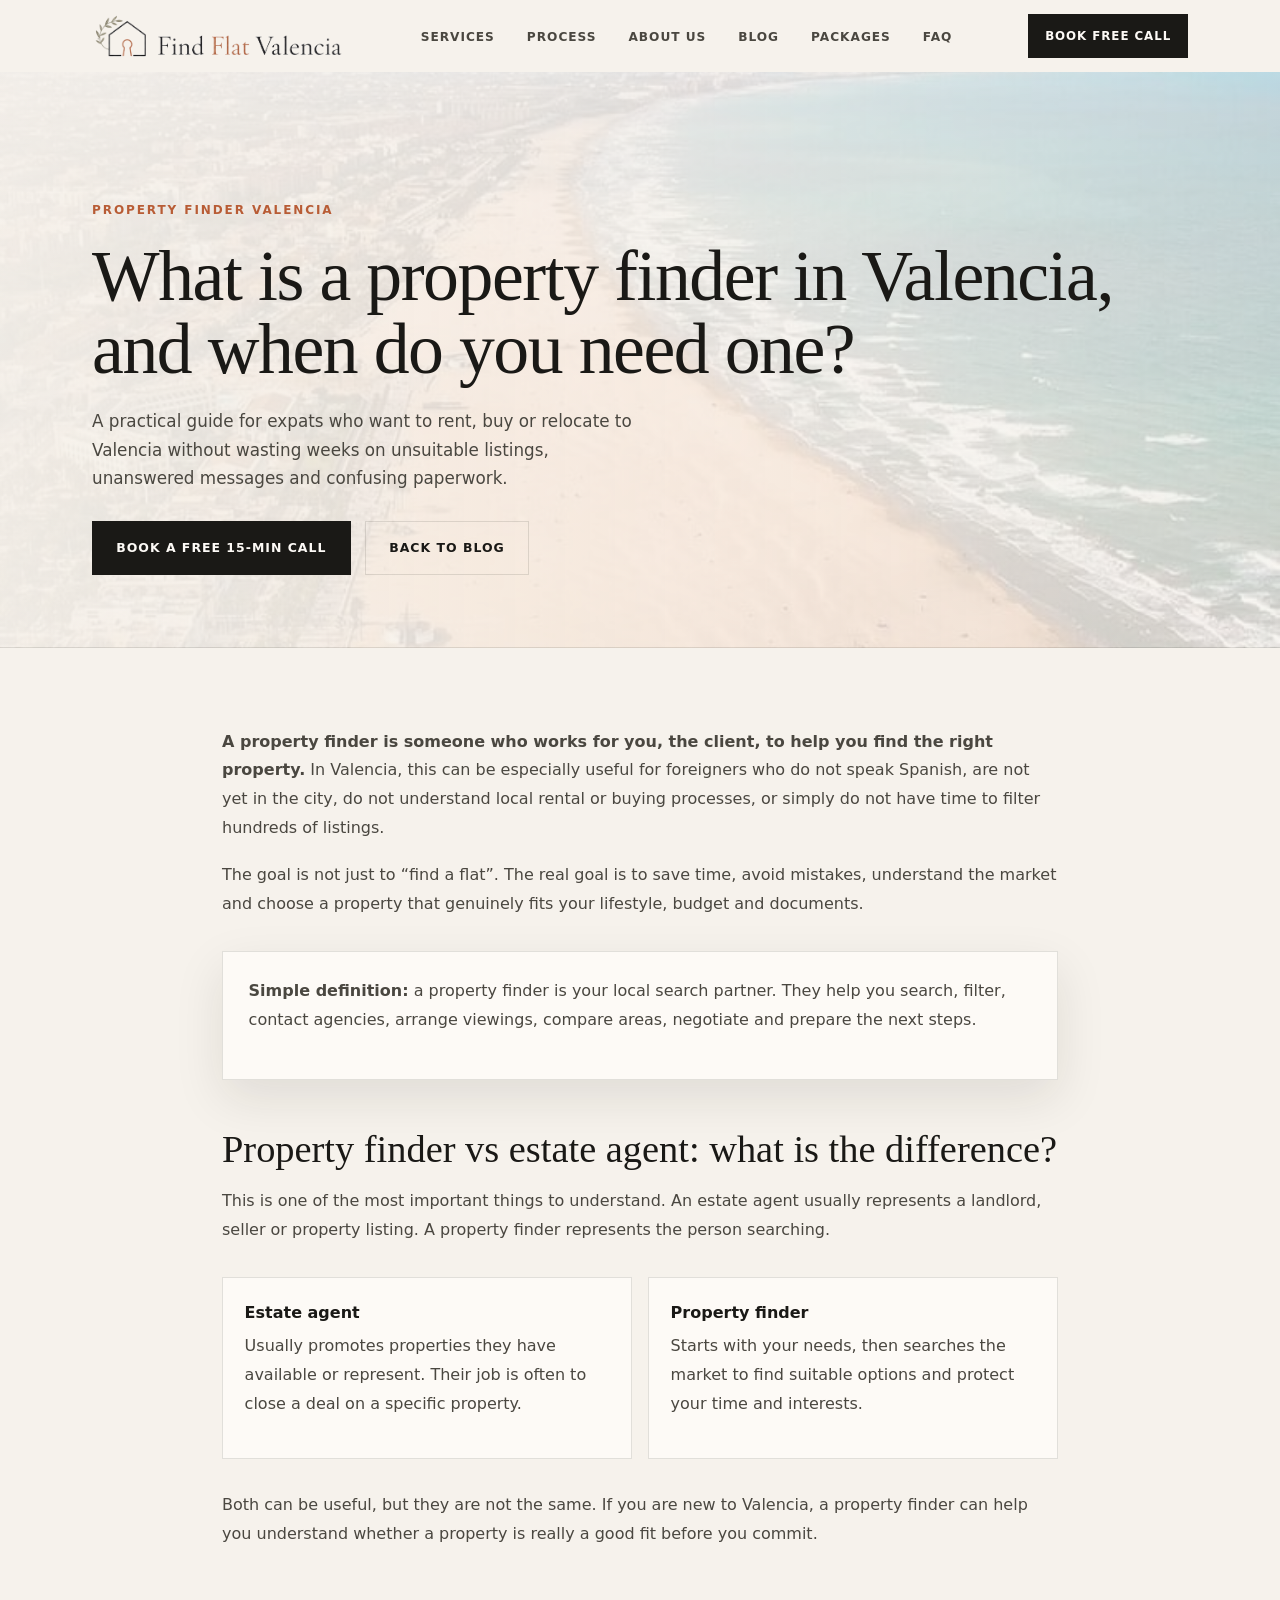
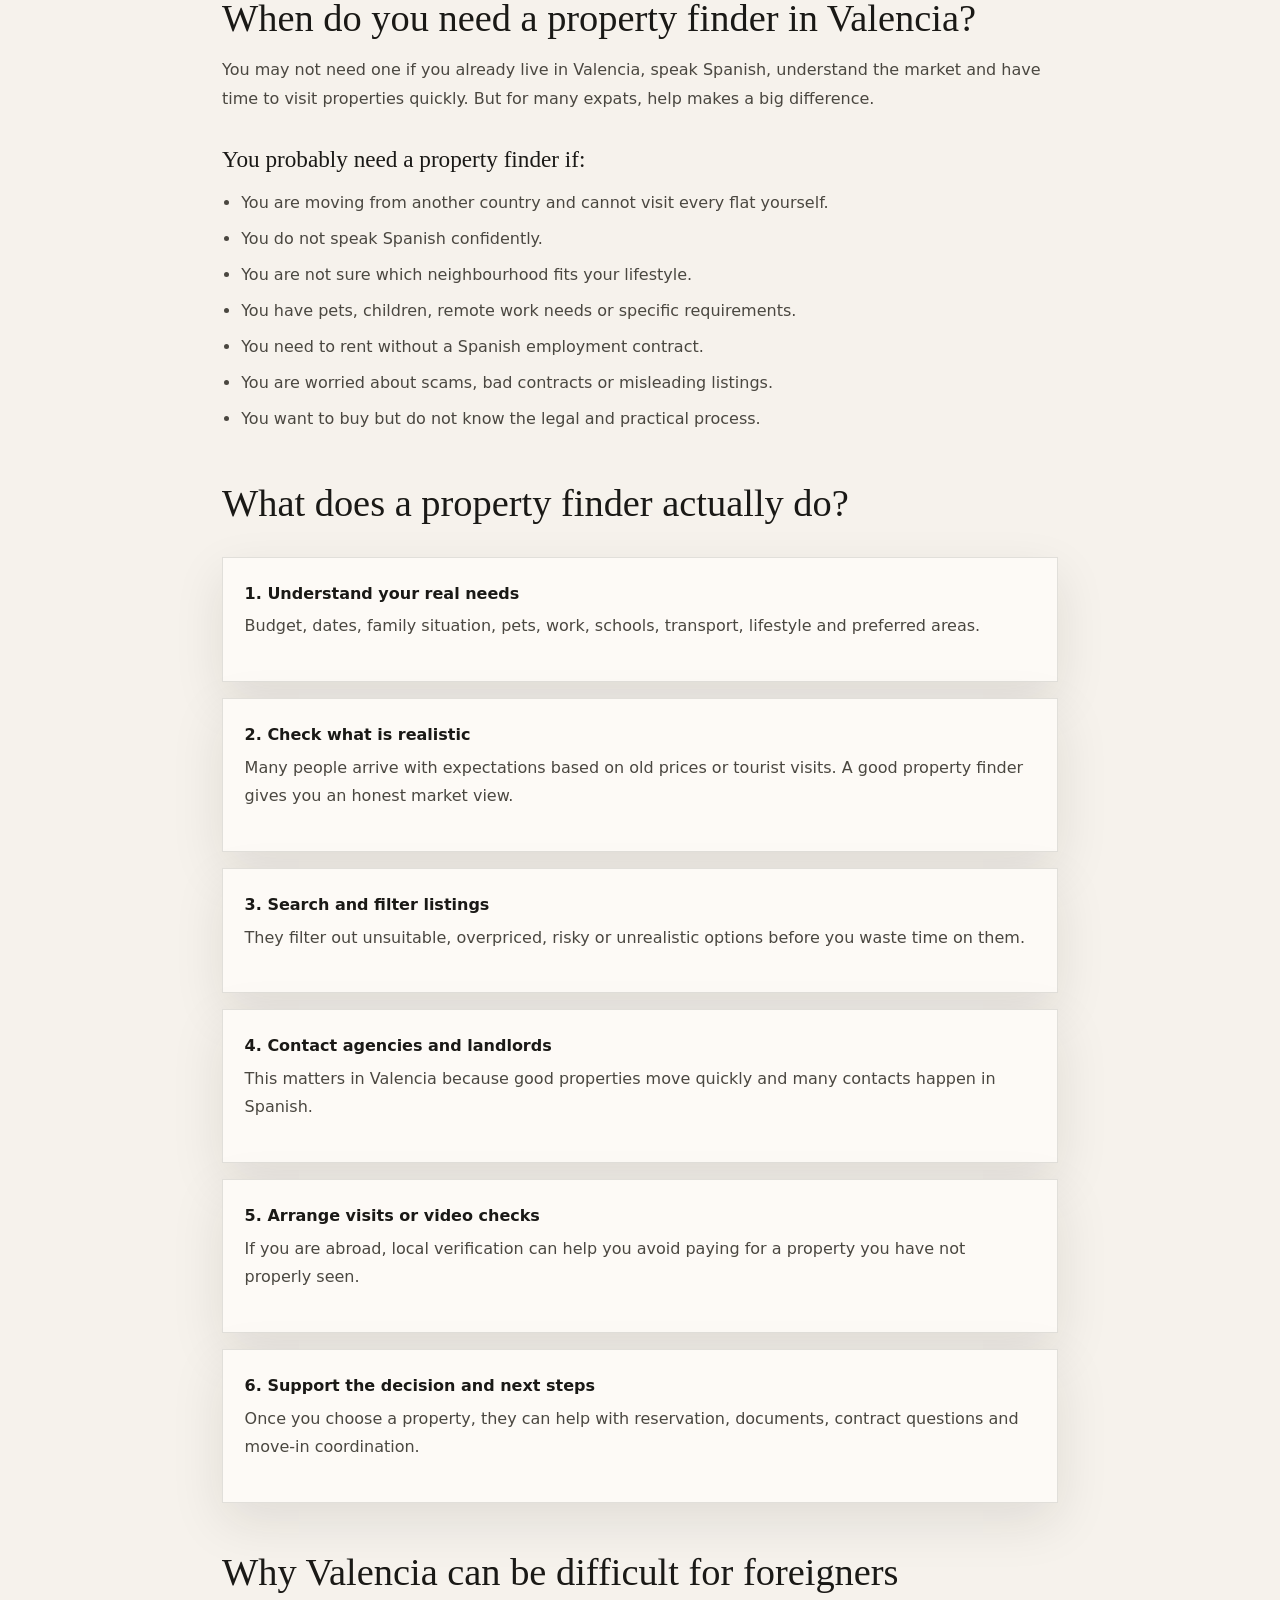
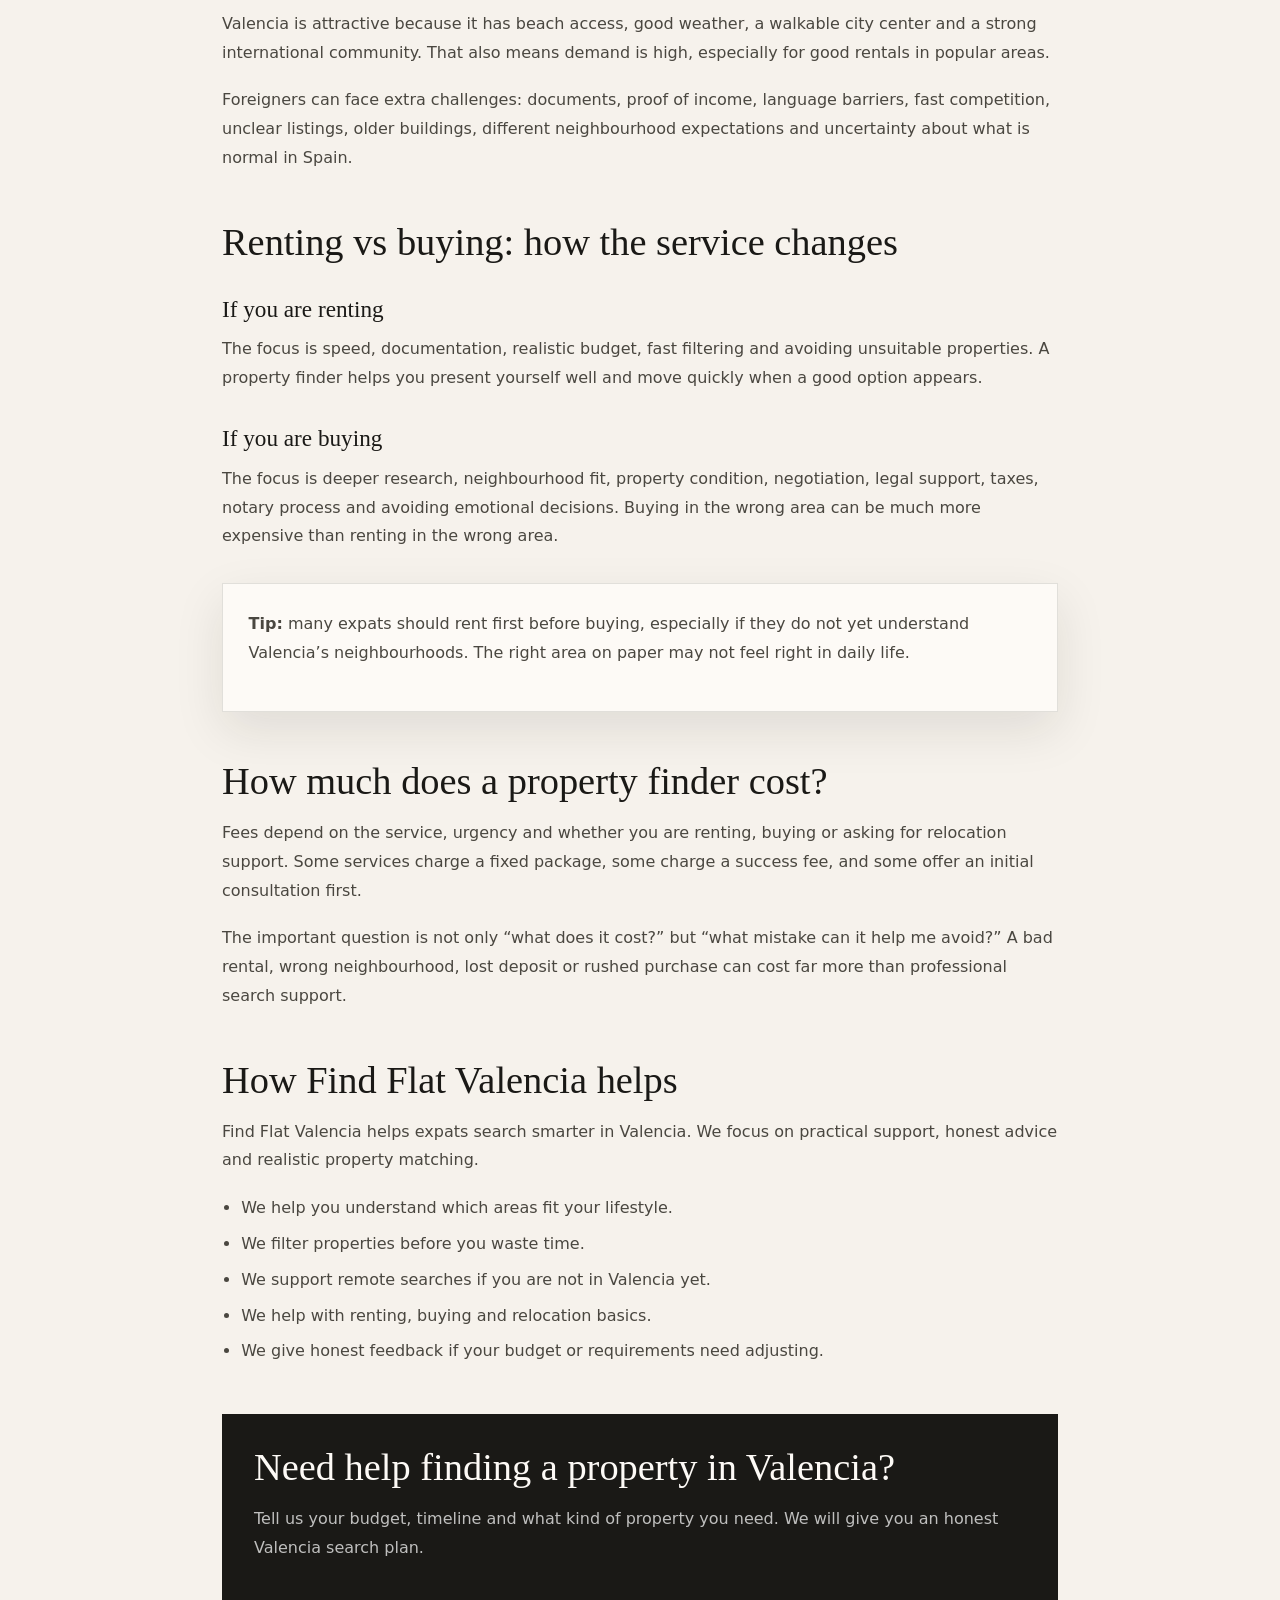
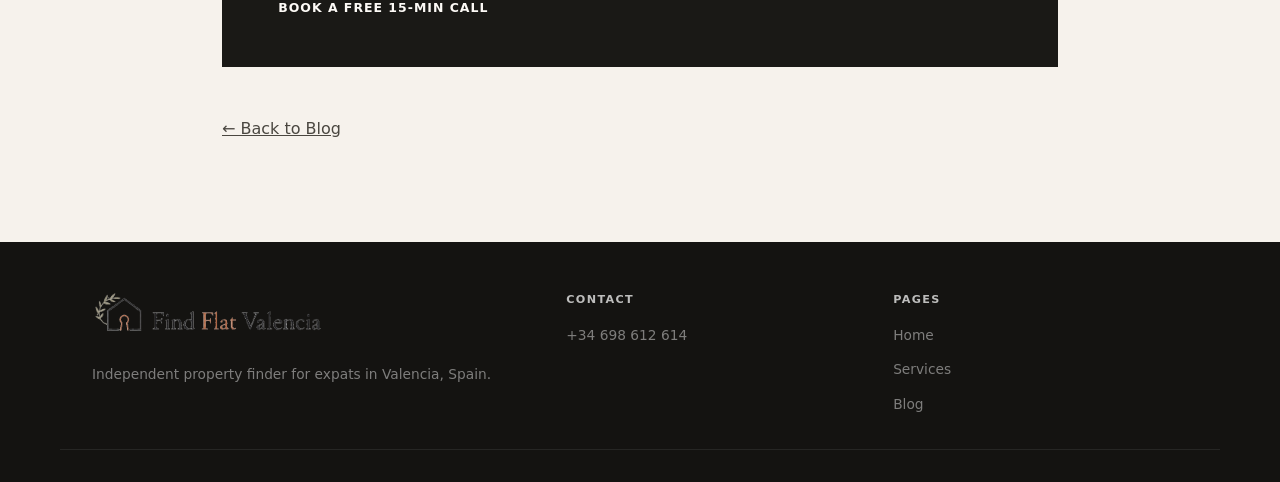
<file: property-finder-valencia-when-you-need-one.html>
<!DOCTYPE html>
<html lang="en">
<head>
  <meta charset="UTF-8" />
  <meta name="viewport" content="width=device-width, initial-scale=1.0" />

  <title>Property Finder Valencia: What It Is and When You Need One | Find Flat Valencia</title>
  <meta name="description" content="Learn what a property finder in Valencia does, how it differs from an estate agent, when expats need one, and how it helps with renting, buying and relocation." />
  <meta name="keywords" content="property finder Valencia, buyer agent Valencia, apartment finder Valencia, Valencia relocation support, property shopper Valencia, expat property finder Valencia" />
  <link rel="canonical" href="https://findflatvalencia.com/property-finder-valencia-when-you-need-one.html" />
  <!-- Favicons / browser tab icon -->
  <link rel="icon" href="/favicon.ico" sizes="any" />
  <link rel="icon" type="image/png" sizes="16x16" href="/favicon-16x16.png" />
  <link rel="icon" type="image/png" sizes="32x32" href="/favicon-32x32.png" />
  <link rel="icon" type="image/png" sizes="48x48" href="/favicon-48x48.png" />
  <link rel="icon" type="image/png" sizes="96x96" href="/favicon-96x96.png" />
  <link rel="apple-touch-icon" sizes="180x180" href="/apple-touch-icon.png" />
  <link rel="manifest" href="/site.webmanifest" />
  <meta name="theme-color" content="#F6F2EC" />
<link rel="preload" as="image" href="valencia-landing-hero-v2.jpg" />

  <meta property="og:type" content="article" />
  <meta property="og:title" content="Property Finder Valencia: What It Is and When You Need One" />
  <meta property="og:description" content="A clear guide for expats who need help finding, renting or buying property in Valencia." />
  <meta property="og:image" content="https://findflatvalencia.com/fbok2-og.jpg" />

  <style>

  *, *::before, *::after { box-sizing: border-box; margin: 0; padding: 0; }
  :root {
   --bg: #F6F2EC;
   --bg2: #EDE8DF;
   --dark: #1A1916;
   --mid: #4A4740;
   --muted: #777267;
   --accent: #B85C35;
   --accent2: #E8C4AE;
   --white: #FDFAF6;
   --border: rgba(26,25,22,.12);
   --shadow: 0 18px 50px rgba(26,25,22,.10);
   --display: 'Cormorant Garamond', Georgia, serif;
   --body: 'DM Sans', system-ui, sans-serif;
   --max: 1160px;
  }
  html { scroll-behavior: smooth; }
  body { font-family: var(--body); background: var(--bg); color: var(--dark); line-height: 1.7; font-weight: 300; -webkit-font-smoothing: antialiased; }
  a { color: inherit; }
  .container { max-width: var(--max); margin: 0 auto; padding: 0 2rem; }

  nav { position: sticky; top: 0; z-index: 50; height: 72px; background: rgba(246,242,236,.94); backdrop-filter: blur(12px); border-bottom: 1px solid var(--border); }
  .nav-inner { max-width: var(--max); height: 72px; margin: 0 auto; padding: 0 2rem; display: flex; align-items: center; justify-content: space-between; gap: 1.5rem; }
  .logo { font-family: var(--display); font-size: 1.35rem; font-weight: 500; text-decoration: none; letter-spacing: .01em; white-space: nowrap; }
  .logo span { color: var(--accent); }
  .nav-links { display: flex; gap: 2rem; list-style: none; align-items: center; }
  .nav-links a { text-decoration: none; color: var(--mid); text-transform: uppercase; letter-spacing: .08em; font-size: .76rem; font-weight: 600; }
  .nav-links a:hover { color: var(--accent); }
  .nav-cta { display: inline-flex; align-items: center; justify-content: center; gap: .4rem; background: var(--dark); color: var(--white); padding: .75rem 1.05rem; text-decoration: none; text-transform: uppercase; letter-spacing: .08em; font-size: .74rem; font-weight: 700; }
  .nav-cta:hover { background: var(--accent); }

  .hero { min-height: calc(100vh - 72px); display: grid; grid-template-columns: 1.05fr .95fr; }
  .hero-copy { padding: 5.5rem 2rem 5rem max(2rem, calc((100vw - var(--max))/2 + 2rem)); display: flex; flex-direction: column; justify-content: center; }
  .eyebrow { color: var(--accent); text-transform: uppercase; letter-spacing: .16em; font-size: .75rem; font-weight: 700; margin-bottom: 1.2rem; }
  h1 { font-family: var(--display); font-size: clamp(3rem, 5.6vw, 5.2rem); line-height: 1.02; font-weight: 300; letter-spacing: -.02em; margin-bottom: 1.35rem; }
  h1 em, h2 em { color: var(--accent); font-style: italic; }
  .hero-sub { color: var(--mid); font-size: 1.05rem; max-width: 560px; margin-bottom: 1.75rem; }
  .hero-pain { display: grid; gap: .55rem; margin: 0 0 2rem; list-style: none; max-width: 560px; }
  .hero-pain li { color: var(--mid); font-size: .92rem; display: flex; gap: .65rem; align-items: flex-start; }
  .hero-pain li::before { content: "✓"; color: var(--accent); font-weight: 700; margin-top: .02rem; }
  .actions { display: flex; gap: .9rem; flex-wrap: wrap; align-items: center; }
  .btn { display: inline-flex; align-items: center; justify-content: center; gap: .45rem; padding: .95rem 1.45rem; text-decoration: none; border: 1px solid transparent; text-transform: uppercase; letter-spacing: .08em; font-size: .78rem; font-weight: 700; min-height: 48px; }
  .btn-primary { background: var(--dark); color: var(--white); }
  .btn-primary:hover { background: var(--accent); }
  .btn-secondary { background: transparent; border-color: var(--border); color: var(--dark); }
  .btn-secondary:hover { border-color: var(--accent); color: var(--accent); }
  .microcopy { margin-top: 1rem; color: var(--muted); font-size: .78rem; }
  .hero-media {
   min-height: 520px;
   position: relative;
   background-image: url('valencia-landing-hero-v2.jpg');
   background-size: cover;
   background-position: center 32%;
   background-repeat: no-repeat;
  }
  .hero-media::before {
   content:"";
   position:absolute;
   inset:0;
   background: linear-gradient(90deg, rgba(246,242,236,.98) 0%, rgba(246,242,236,.72) 18%, rgba(246,242,236,.08) 42%, rgba(26,25,22,.10) 100%), linear-gradient(180deg, rgba(255,255,255,.06) 0%, rgba(26,25,22,.10) 100%);
  }
  .hero-card { position: absolute; right: 2.2rem; bottom: 2.2rem; background: rgba(253,250,246,.95); border: 1px solid var(--border); box-shadow: var(--shadow); padding: 1.25rem; width: min(300px, calc(100% - 4rem)); }
  .hero-card strong { display: block; font-family: var(--display); color: var(--accent); font-size: 1.6rem; font-weight: 400; line-height: 1.1; margin-bottom: .35rem; }
  .hero-card p { color: var(--mid); font-size: .88rem; }

  .trust { background: var(--dark); color: var(--white); }
  .trust-grid { display: grid; grid-template-columns: repeat(4, 1fr); }
  .trust-item { padding: 1.7rem 1rem; border-right: 1px solid rgba(255,255,255,.08); text-align: center; }
  .trust-item:last-child { border-right: 0; }
  .trust-item strong { display: block; font-family: var(--display); font-size: 2rem; font-weight: 300; color: var(--accent2); line-height: 1; }
  .trust-item span { display: block; margin-top: .4rem; color: rgba(255,255,255,.55); font-size: .72rem; text-transform: uppercase; letter-spacing: .1em; font-weight: 600; }

  section { padding: 6rem 0; }
  .section-head { max-width: 680px; margin-bottom: 3rem; }
  h2 { font-family: var(--display); font-size: clamp(2.1rem, 4vw, 3.45rem); line-height: 1.12; font-weight: 300; margin-bottom: 1rem; }
  .section-text { color: var(--mid); font-size: .98rem; max-width: 620px; }

  .problem-grid { display: grid; grid-template-columns: 1fr 1fr; gap: 2rem; align-items: center; }
  .problem-box { background: var(--white); border: 1px solid var(--border); padding: 2.2rem; box-shadow: var(--shadow); }
  .problem-list { list-style: none; display: grid; gap: 1rem; }
  .problem-list li { display: flex; gap: .85rem; color: var(--mid); font-size: .95rem; }
  .problem-list li::before { content: "×"; width: 1.55rem; height: 1.55rem; border-radius: 50%; background: var(--bg2); color: var(--accent); display: inline-flex; align-items: center; justify-content: center; flex: 0 0 auto; font-weight: 700; }

  .services { background: var(--bg2); }
  .cards { display: grid; grid-template-columns: repeat(3, 1fr); gap: 1rem; }
  .card { background: var(--white); border: 1px solid var(--border); padding: 2rem; min-height: 100%; }
  .card-num { font-family: var(--display); color: var(--accent2); font-size: 2.6rem; line-height: 1; margin-bottom: 1rem; }
  h3 { font-family: var(--display); font-weight: 400; font-size: 1.45rem; line-height: 1.2; margin-bottom: .75rem; }
  .card p { color: var(--mid); font-size: .9rem; }
  .card ul { margin-top: 1rem; list-style: none; display: grid; gap: .5rem; }
  .card li { color: var(--mid); font-size: .84rem; display: flex; gap: .5rem; }
  .card li::before { content: "•"; color: var(--accent); font-weight: 700; }

  .process { background: var(--dark); color: var(--white); }
  .process .section-text { color: rgba(255,255,255,.55); }
  .steps { display: grid; grid-template-columns: repeat(4, 1fr); gap: 1px; background: rgba(255,255,255,.08); border: 1px solid rgba(255,255,255,.08); }
  .step { background: var(--dark); padding: 2rem; }
  .step strong { display: block; font-family: var(--display); font-size: 2.5rem; line-height: 1; color: rgba(255,255,255,.22); margin-bottom: 1rem; font-weight: 300; }
  .step h3 { color: var(--white); }
  .step p { color: rgba(255,255,255,.55); font-size: .88rem; }

  .packages-grid { display: grid; grid-template-columns: repeat(3, 1fr); gap: 1rem; }
  .package { background: var(--white); border: 1px solid var(--border); padding: 2rem; position: relative; }
  .package.featured { border-color: rgba(184,92,53,.55); box-shadow: var(--shadow); }
  .tag { display: inline-block; color: var(--accent); font-weight: 700; letter-spacing: .1em; font-size: .67rem; text-transform: uppercase; margin-bottom: 1rem; }
  .price { font-family: var(--display); font-size: 2.2rem; color: var(--dark); margin: .8rem 0 .3rem; }
  .price small { font-family: var(--body); font-size: .78rem; color: var(--muted); }

  .neighbourhoods { background: var(--bg2); }
  .hood-grid { display: grid; grid-template-columns: repeat(4, 1fr); gap: 1rem; }
  .hood { min-height: 160px; padding: 1.25rem; display: flex; flex-direction: column; justify-content: flex-end; background: linear-gradient(0deg, rgba(26,25,22,.72), rgba(26,25,22,.20)), var(--accent); color: var(--white); }
  .hood:nth-child(1){ background-image: linear-gradient(0deg, rgba(26,25,22,.72), rgba(26,25,22,.16)), url('https://images.unsplash.com/photo-1558618666-fcd25c85cd64?w=700&q=80'); background-size: cover; background-position: center; }
  .hood:nth-child(2){ background-image: linear-gradient(0deg, rgba(26,25,22,.72), rgba(26,25,22,.16)), url('https://images.unsplash.com/photo-1511739001486-6bfe10ce785f?w=700&q=80'); background-size: cover; background-position: center; }
  .hood:nth-child(3){ background-image: linear-gradient(0deg, rgba(26,25,22,.72), rgba(26,25,22,.16)), url('https://images.unsplash.com/photo-1534430480872-3498386e7856?w=700&q=80'); background-size: cover; background-position: center; }
  .hood:nth-child(4){ background-image: linear-gradient(0deg, rgba(26,25,22,.72), rgba(26,25,22,.16)), url('https://images.unsplash.com/photo-1523531294919-4bcd7c65e216?w=700&q=80'); background-size: cover; background-position: center; }
  .hood strong { font-family: var(--display); font-size: 1.45rem; font-weight: 400; }
  .hood span { color: var(--accent2); text-transform: uppercase; letter-spacing: .08em; font-size: .68rem; font-weight: 700; }

  .lead { background: var(--accent); color: var(--white); }
  .lead-grid { display: grid; grid-template-columns: 1fr 1fr; gap: 3rem; align-items: center; }
  .lead h2 em { color: var(--accent2); }
  .lead p, .lead li { color: rgba(255,255,255,.78); }
  .lead ul { list-style: none; display: grid; gap: .5rem; margin-top: 1rem; }
  .lead li::before { content: "✓ "; color: var(--white); font-weight: 700; }
  .lead-box { background: var(--white); color: var(--dark); padding: 2rem; box-shadow: var(--shadow); }
  .lead-box h3 { margin-bottom: .4rem; }
  .lead-box p { color: var(--mid); }
  .contact-options { display: grid; gap: .8rem; margin-top: 1.2rem; }
  .contact-options a { text-decoration: none; padding: 1rem; border: 1px solid var(--border); background: var(--bg); font-weight: 700; color: var(--dark); display: flex; justify-content: space-between; align-items: center; }
  .contact-options a:hover { border-color: var(--accent); color: var(--accent); }

  .faq-grid { display: grid; grid-template-columns: repeat(2, 1fr); gap: 1rem; }
  details { background: var(--white); border: 1px solid var(--border); padding: 1.25rem; }
  summary { cursor: pointer; font-weight: 700; color: var(--dark); }
  details p { color: var(--mid); margin-top: .75rem; font-size: .9rem; }

  footer { background: #141311; color: rgba(255,255,255,.45); padding: 3rem 0 2rem; }
  .footer-grid { display: grid; grid-template-columns: 1.5fr 1fr 1fr; gap: 2rem; border-bottom: 1px solid rgba(255,255,255,.08); padding-bottom: 2rem; }
  footer .logo { color: var(--white); display: inline-block; margin-bottom: .8rem; }
  footer p, footer a { color: rgba(255,255,255,.45); font-size: .86rem; text-decoration: none; }
  footer a:hover { color: var(--accent2); }
  footer h4 { color: rgba(255,255,255,.72); text-transform: uppercase; letter-spacing: .12em; font-size: .7rem; margin-bottom: .75rem; }
  footer ul { list-style: none; display: grid; gap: .45rem; }
  .footer-bottom { display: flex; justify-content: space-between; gap: 1rem; padding-top: 1.5rem; flex-wrap: wrap; }


 
  /* ─── MOBILE-FIRST IMPROVEMENTS ─── */
  .mobile-menu-toggle {
   display: none;
   border: 1px solid var(--border);
   background: rgba(253,250,246,.82);
   color: var(--dark);
   padding: .62rem .72rem;
   font-size: .76rem;
   font-weight: 800;
   letter-spacing: .08em;
   text-transform: uppercase;
   cursor: pointer;
  }

  @media (max-width: 950px) {
   body { overflow-x: hidden; }
   .nav-inner {
    height: 64px;
    padding: 0 1rem;
    position: relative;
   }
   .logo { font-size: 1.12rem; }
   .nav-cta {
    display: none;
   }
   .mobile-menu-toggle {
    display: inline-flex;
    align-items: center;
    justify-content: center;
   }
   .nav-links {
    display: none;
    position: absolute;
    top: 64px;
    left: 1rem;
    right: 1rem;
    background: rgba(253,250,246,.98);
    border: 1px solid var(--border);
    box-shadow: var(--shadow);
    padding: .75rem;
    z-index: 80;
    flex-direction: column;
    align-items: stretch;
    gap: .15rem;
   }
   .nav-links.open { display: flex; }
   .nav-links li { width: 100%; }
   .nav-links a {
    display: block;
    padding: .85rem .8rem;
    font-size: .78rem;
   }

   .hero {
    min-height: auto;
    grid-template-columns: 1fr;
   }
   .hero-copy {
    min-height: auto;
    padding: 3.2rem 1.1rem 2.4rem;
   }
   h1 {
    font-size: clamp(2.55rem, 12vw, 3.65rem);
    line-height: 1.04;
    margin-bottom: 1.05rem;
   }
   .hero-sub {
    font-size: .98rem;
    line-height: 1.65;
    margin-bottom: 1.25rem;
   }
   .hero-pain {
    gap: .45rem;
    margin-bottom: 1.45rem;
   }
   .hero-pain li {
    font-size: .88rem;
    line-height: 1.45;
   }
   .actions {
    flex-direction: column;
    align-items: stretch;
    gap: .65rem;
   }
   .btn {
    width: 100%;
    min-height: 50px;
    padding: .9rem 1rem;
   }
   .microcopy {
    font-size: .76rem;
    line-height: 1.45;
   }
   .hero-media {
    order: -1;
    min-height: 300px;
    background-position: center 22%;
   }
   .hero-media::before {
    background: linear-gradient(180deg, rgba(26,25,22,.08) 0%, rgba(26,25,22,.20) 100%);
   }
   .hero-card {
    right: 1rem;
    left: 1rem;
    bottom: 1rem;
    width: auto;
    padding: 1rem;
   }
   .hero-card strong {
    font-size: 1.28rem;
   }
   .hero-card p {
    font-size: .82rem;
    line-height: 1.45;
   }

   section { padding: 4.2rem 0; }
   .container, .nav-inner {
    padding-left: 1.1rem;
    padding-right: 1.1rem;
   }
   .section-head {
    margin-bottom: 2rem;
   }
   h2 {
    font-size: clamp(2rem, 9vw, 2.75rem);
   }
   .section-text {
    font-size: .94rem;
    line-height: 1.65;
   }

   .trust-grid {
    grid-template-columns: repeat(2, 1fr);
   }
   .trust-item {
    padding: 1.25rem .75rem;
   }
   .trust-item strong {
    font-size: 1.55rem;
   }
   .trust-item span {
    font-size: .66rem;
   }

   .problem-grid,
   .lead-grid {
    grid-template-columns: 1fr;
    gap: 1.2rem;
   }
   .problem-box,
   .lead-box,
   .card,
   .package,
   .faq-item {
    padding: 1.35rem;
   }

   .cards,
   .packages-grid,
   .steps {
    grid-template-columns: 1fr;
    gap: .85rem;
   }

   .hood-grid {
    grid-template-columns: 1fr;
   }
   .hood {
    min-height: 220px;
   }

   .footer-grid {
    grid-template-columns: 1fr;
    gap: 1.4rem;
   }
   .footer-bottom {
    flex-direction: column;
    align-items: flex-start;
   }

   footer {
    padding-bottom: 5.2rem;
   }
  }

  @media (max-width: 560px) {
   .eyebrow {
    font-size: .68rem;
    margin-bottom: .85rem;
   }
   .hero-media {
    min-height: 250px;
   }
   .hero-card {
    display: none;
   }
   .trust-grid,
   .steps,
   .faq-grid {
    grid-template-columns: 1fr;
   }
   .trust-item {
    border-right: 0;
    border-bottom: 1px solid rgba(255,255,255,.08);
   }
   .trust-item:last-child {
    border-bottom: 0;
   }
   .lead-form {
    gap: .65rem;
   }
   .lead-form input,
   .lead-form button {
    min-height: 50px;
    font-size: .9rem;
   }
  }

 
  /* ─── POLISHED MOBILE MENU BAR ─── */
  .mobile-menu-cta { display: none; }

  .hamburger {
   position: relative;
   display: block;
   width: 22px;
   height: 2px;
   background: var(--dark);
   border-radius: 999px;
   transition: background .2s ease;
  }
  .hamburger::before,
  .hamburger::after {
   content: "";
   position: absolute;
   left: 0;
   width: 22px;
   height: 2px;
   background: var(--dark);
   border-radius: 999px;
   transition: transform .22s ease, top .22s ease;
  }
  .hamburger::before { top: -7px; }
  .hamburger::after { top: 7px; }

  .mobile-menu-toggle[aria-expanded="true"] .hamburger {
   background: transparent;
  }
  .mobile-menu-toggle[aria-expanded="true"] .hamburger::before {
   top: 0;
   transform: rotate(45deg);
  }
  .mobile-menu-toggle[aria-expanded="true"] .hamburger::after {
   top: 0;
   transform: rotate(-45deg);
  }

  @media (max-width: 950px) {
   header.site-nav,
   .site-nav {
    position: sticky;
    top: 0;
    z-index: 100;
    background: rgba(246,242,236,.96);
    backdrop-filter: blur(14px);
    border-bottom: 1px solid var(--border);
   }

   .nav-inner {
    height: 64px;
   }

   .mobile-menu-toggle {
    width: 44px;
    height: 44px;
    padding: 0;
    border-radius: 999px;
    background: rgba(253,250,246,.92);
    border: 1px solid rgba(26,25,22,.13);
    box-shadow: 0 8px 24px rgba(26,25,22,.07);
   }

   .nav-links {
    top: 72px;
    left: 1rem;
    right: 1rem;
    padding: .5rem;
    border-radius: 18px;
    overflow: hidden;
   }

   .nav-links a {
    border-radius: 12px;
    color: var(--dark);
   }

   .nav-links a:hover {
    background: var(--bg2);
   }

   .mobile-menu-cta {
    display: block;
    margin-top: .35rem;
    padding-top: .35rem;
    border-top: 1px solid var(--border);
   }

   .mobile-menu-cta a {
    background: var(--accent);
    color: var(--white) !important;
    text-align: center;
    font-weight: 800;
   }

   .mobile-menu-cta a:hover {
    background: var(--dark);
   }
  }


    .article-hero {
      padding: 8rem 0 4.5rem;
      background:
        linear-gradient(90deg, rgba(246,242,236,.96), rgba(246,242,236,.76)),
        url('valencia-landing-hero-v2.jpg') center 30%/cover no-repeat;
      border-bottom: 1px solid var(--border);
    }
    .article-wrap {
      max-width: 900px;
      margin: 0 auto;
      padding: 5rem 2rem;
    }
    .article-wrap h2 {
      margin-top: 3rem;
      margin-bottom: 1rem;
      font-size: clamp(1.9rem, 3vw, 2.6rem);
    }
    .article-wrap h3 {
      margin-top: 2rem;
      font-size: 1.45rem;
    }
    .article-wrap p {
      color: var(--mid);
      margin-bottom: 1.15rem;
      font-size: 1rem;
      line-height: 1.8;
    }
    .article-wrap ul,
    .article-wrap ol {
      margin: 1rem 0 1.5rem 1.2rem;
      color: var(--mid);
      line-height: 1.8;
    }
    .article-wrap li { margin-bottom: .45rem; }
    .article-box {
      background: var(--white);
      border: 1px solid var(--border);
      box-shadow: var(--shadow);
      padding: 1.6rem;
      margin: 2rem 0;
    }
    .article-cta {
      background: var(--dark);
      color: var(--white);
      padding: 2rem;
      margin: 3rem 0;
    }
    .article-cta h2 { color: var(--white); margin-top: 0; }
    .article-cta p { color: rgba(255,255,255,.72); }
    .compare-grid {
      display: grid;
      grid-template-columns: 1fr 1fr;
      gap: 1rem;
      margin: 2rem 0;
    }
    .compare-card {
      background: var(--white);
      border: 1px solid var(--border);
      padding: 1.35rem;
    }
    .compare-card strong {
      display: block;
      color: var(--dark);
      margin-bottom: .35rem;
    }
    .steps-list {
      counter-reset: step;
      display: grid;
      gap: 1rem;
      margin: 2rem 0;
    }
    .step-card {
      background: var(--white);
      border: 1px solid var(--border);
      box-shadow: var(--shadow);
      padding: 1.35rem;
    }
    .step-card strong {
      color: var(--dark);
      display: block;
      margin-bottom: .35rem;
    }
    @media (max-width: 750px) {
      .article-hero {
        padding: 6.5rem 0 3rem;
        background-position: center top;
      }
      .article-wrap {
        padding: 3.5rem 1.1rem;
      }
      .compare-grid {
        grid-template-columns: 1fr;
      }
      .article-box,
      .article-cta,
      .step-card {
        padding: 1.25rem;
      }
    }
  
  .logo {
    display: inline-flex;
    align-items: center;
    text-decoration: none;
    line-height: 1;
  }
  .logo img {
    display: block;
    height: 48px;
    width: auto;
    object-fit: contain;
  }
  .footer-brand img {
    display: block;
    height: 58px;
    width: auto;
    object-fit: contain;
    margin-bottom: .8rem;
  }
  @media (max-width: 768px) {
    .logo img {
      height: 40px;
    }
    .footer-brand img {
      height: 48px;
    }
  }


  .footer-brand {
    display: flex;
    align-items: center;
    margin-bottom: 1rem;
  }
  .footer-brand img {
    display: block;
    height: 44px;
    width: auto;
    object-fit: contain;
  }
  @media (max-width: 768px) {
    .footer-brand {
      justify-content: flex-start;
    }
    .footer-brand img {
      height: 40px;
    }
  }


  footer .footer-brand {
    display: inline-flex;
    align-items: center;
    margin-bottom: 1rem;
  }
  footer .footer-brand img {
    display: block;
    height: 44px;
    width: auto;
    object-fit: contain;
  }
  @media (max-width: 768px) {
    footer .footer-brand img {
      height: 40px;
    }
  }


  /* ─── MOBILE APP-LIKE NAV + RESPONSIVE POLISH ─── */
  .mobile-menu-toggle {
    display: none;
    width: 46px;
    height: 46px;
    border: 1px solid var(--border);
    background: var(--dark);
    color: var(--white);
    align-items: center;
    justify-content: center;
    cursor: pointer;
    position: relative;
    z-index: 1002;
  }

  .hamburger,
  .hamburger::before,
  .hamburger::after {
    display: block;
    width: 20px;
    height: 2px;
    background: currentColor;
    transition: transform .25s ease, opacity .25s ease;
  }

  .hamburger {
    position: relative;
  }

  .hamburger::before,
  .hamburger::after {
    content: "";
    position: absolute;
    left: 0;
  }

  .hamburger::before {
    top: -7px;
  }

  .hamburger::after {
    top: 7px;
  }

  .mobile-menu-toggle[aria-expanded="true"] .hamburger {
    background: transparent;
  }

  .mobile-menu-toggle[aria-expanded="true"] .hamburger::before {
    transform: translateY(7px) rotate(45deg);
  }

  .mobile-menu-toggle[aria-expanded="true"] .hamburger::after {
    transform: translateY(-7px) rotate(-45deg);
  }

  .mobile-menu-backdrop {
    display: none;
  }

  @media (max-width: 860px) {
    body {
      overflow-x: hidden;
    }

    .site-nav {
      z-index: 1000;
    }

    .nav-inner {
      height: 72px;
      padding-inline: 1rem;
      display: flex;
      justify-content: space-between;
      gap: .75rem;
    }

    .logo img {
      height: 43px;
      max-width: 210px;
    }

    .mobile-menu-toggle {
      display: inline-flex;
      margin-left: auto;
      flex: 0 0 auto;
    }

    .nav-cta {
      display: none !important;
    }

    .nav-links {
      position: fixed;
      top: 0;
      right: 0;
      width: min(84vw, 360px);
      height: 100vh;
      padding: 6rem 1.25rem 1.25rem;
      background: var(--white);
      border-left: 1px solid var(--border);
      box-shadow: -24px 0 70px rgba(0,0,0,.18);
      display: flex;
      flex-direction: column;
      align-items: stretch;
      justify-content: flex-start;
      gap: 0;
      transform: translateX(105%);
      transition: transform .28s ease;
      z-index: 1001;
      overflow-y: auto;
    }

    .nav-links.open {
      transform: translateX(0);
    }

    .nav-links li {
      width: 100%;
      border-bottom: 1px solid var(--border);
    }

    .nav-links a {
      display: block;
      padding: 1rem .25rem;
      font-size: .9rem;
      letter-spacing: .12em;
      color: var(--dark);
    }

    .nav-links .mobile-menu-cta {
      display: block;
      border-bottom: 0;
      margin-top: 1rem;
    }

    .nav-links .mobile-menu-cta a {
      background: var(--dark);
      color: var(--white);
      text-align: center;
      padding: 1rem;
      font-weight: 900;
    }

    .mobile-menu-backdrop {
      position: fixed;
      inset: 0;
      background: rgba(20,19,17,.44);
      backdrop-filter: blur(3px);
      z-index: 999;
    }

    .mobile-menu-backdrop.open {
      display: block;
    }

    .hero {
      min-height: auto;
      padding: 5.5rem 0 3.5rem;
    }

    .hero .container,
    .hero-grid,
    .split,
    .two-col,
    .footer-grid,
    .cards,
    .packages,
    .process-grid,
    .faq-grid {
      grid-template-columns: 1fr !important;
    }

    .hero h1,
    h1 {
      font-size: clamp(3rem, 14vw, 4.9rem);
      line-height: .96;
      max-width: 100%;
    }

    .hero-sub,
    .section-text,
    p {
      max-width: 100%;
    }

    .actions {
      display: grid;
      grid-template-columns: 1fr;
      gap: .75rem;
      width: 100%;
    }

    .btn,
    .btn-primary,
    .btn-secondary,
    .btn-accent {
      width: 100%;
      justify-content: center;
      text-align: center;
      min-height: 52px;
      display: inline-flex;
      align-items: center;
    }

    section {
      padding: 4rem 0;
    }

    .container {
      padding-inline: 1rem;
    }

    .section-head h2,
    section h2 {
      font-size: clamp(2.35rem, 11vw, 4rem);
      line-height: 1;
    }

    .card,
    .package-card,
    .faq-item,
    details,
    .article-box,
    .article-cta {
      padding: 1.25rem !important;
    }

    img,
    video,
    iframe {
      max-width: 100%;
      height: auto;
    }

    .hero-image,
    .hero-photo,
    .image-panel {
      min-height: 320px;
      background-position: center;
    }

    footer {
      padding-bottom: 2rem;
    }

    footer .footer-grid {
      gap: 2rem;
    }

    footer .footer-brand img {
      height: 42px;
      max-width: 250px;
    }

    .footer-bottom {
      display: grid;
      gap: .75rem;
      text-align: left;
    }
  }

  @media (max-width: 480px) {
    .nav-inner {
      height: 68px;
      padding-inline: .85rem;
    }

    .logo img {
      height: 39px;
      max-width: 190px;
    }

    .mobile-menu-toggle {
      width: 44px;
      height: 44px;
    }

    .hero {
      padding-top: 4.75rem;
    }

    .hero h1,
    h1 {
      font-size: clamp(2.65rem, 13.5vw, 4rem);
    }

    .eyebrow {
      font-size: .68rem;
      letter-spacing: .18em;
    }

    .hero-sub,
    .section-text,
    p,
    li {
      font-size: .96rem;
      line-height: 1.65;
    }

    .nav-links {
      width: min(88vw, 340px);
      padding-top: 5.5rem;
    }
  }


  /* ─── CLEAR MOBILE MENU UX ─── */
  @media (max-width: 860px) {
    .mobile-menu-toggle {
      display: inline-flex !important;
      width: auto;
      min-width: 86px;
      height: 44px;
      padding: 0 .9rem;
      gap: .55rem;
      border-radius: 0;
      border: 1px solid var(--dark);
      background: var(--dark);
      color: var(--white);
      font-size: .72rem;
      font-weight: 900;
      letter-spacing: .12em;
      text-transform: uppercase;
      align-items: center;
      justify-content: center;
      box-shadow: 0 10px 22px rgba(0,0,0,.12);
    }

    .mobile-menu-toggle::before {
      content: "Menu";
    }

    .mobile-menu-toggle[aria-expanded="true"]::before {
      content: "Close";
    }

    .hamburger,
    .hamburger::before,
    .hamburger::after {
      width: 18px;
      height: 2px;
    }

    .nav-links {
      top: 0;
      right: 0;
      padding-top: 5.25rem;
    }

    .nav-links::before {
      content: "Navigation";
      position: absolute;
      top: 1.65rem;
      left: 1.25rem;
      font-size: .72rem;
      font-weight: 900;
      letter-spacing: .16em;
      text-transform: uppercase;
      color: var(--accent);
    }

    .nav-links a {
      font-size: .86rem;
      padding: 1.08rem .25rem;
    }

    .nav-links .mobile-menu-cta a {
      margin-top: .45rem;
      border-radius: 0;
      box-shadow: none;
    }
  }

  @media (max-width: 480px) {
    .mobile-menu-toggle {
      min-width: 82px;
      height: 42px;
      padding: 0 .75rem;
      font-size: .68rem;
    }

    .logo img {
      max-width: 175px;
    }
  }

</style>
<script type="application/ld+json">
{
  "@context": "https://schema.org",
  "@type": "Article",
  "headline": "Property Finder Valencia: What It Is and When You Need One",
  "description": "Learn what a property finder in Valencia does, how it differs from an estate agent, when expats need one, and how it helps with renting, buying and relocation.",
  "author": {
    "@type": "Organization",
    "name": "Find Flat Valencia"
  },
  "publisher": {
    "@type": "Organization",
    "name": "Find Flat Valencia",
    "logo": {
      "@type": "ImageObject",
      "url": "https://findflatvalencia.com/find-flat-valencia-logo-official.png"
    }
  },
  "image": "https://findflatvalencia.com/fbok2-og.jpg",
  "mainEntityOfPage": "https://findflatvalencia.com/property-finder-valencia-when-you-need-one.html",
  "dateModified": "2026-06-04"
}
</script>
<script type="application/ld+json">
{
  "@context": "https://schema.org",
  "@type": "FAQPage",
  "mainEntity": [
    {
      "@type": "Question",
      "name": "What does a property finder in Valencia do?",
      "acceptedAnswer": {
        "@type": "Answer",
        "text": "A property finder helps you search, filter, view and evaluate properties from the buyer or renter side."
      }
    },
    {
      "@type": "Question",
      "name": "Is a property finder the same as an estate agent?",
      "acceptedAnswer": {
        "@type": "Answer",
        "text": "No. An estate agent usually represents the property or owner, while a property finder supports the client searching for a home."
      }
    },
    {
      "@type": "Question",
      "name": "When do expats need a property finder?",
      "acceptedAnswer": {
        "@type": "Answer",
        "text": "Expats often need one when searching from abroad, lacking time, struggling with Spanish paperwork or needing independent local advice."
      }
    }
  ]
}
</script>
  <link rel="stylesheet" href="style.css" />
</head>

<body>
<div class="ffv-mobile-overlay" aria-hidden="true">
  <div class="ffv-mobile-panel" role="dialog" aria-modal="true" aria-label="Mobile navigation">
    <div class="ffv-mobile-head">
      <img src="find-flat-valencia-logo-official.png" alt="Find Flat Valencia">
      <button class="ffv-close-btn" type="button" aria-label="Close menu">×</button>
    </div>
    <nav class="ffv-mobile-nav" aria-label="Mobile navigation">
      <ul>
        <li><a href="index.html#services">Services</a></li>
        <li><a href="index.html#process">Process</a></li>
        <li><a href="index.html#about">About us</a></li>
        <li><a href="index.html#packages">Packages</a></li>
        <li><a href="index.html#areas">Blog</a></li>
        <li><a href="index.html#faq">FAQ</a></li>
        <li><a href="valencia-relocation-flats.html">Relocation flats</a></li>
        <li><a href="contact/">Contact</a></li>
      </ul>
    </nav>
    <div class="ffv-mobile-cta">
      <a href="https://docs.google.com/forms/d/e/1FAIpQLSdxXPG-dzI2IXyH8CfDdJmxdlSp20rvUesakMLwTe5v26tiOw/viewform?usp=publish-editor" target="_blank" rel="noopener">Book free call</a>
    </div>
  </div>
</div>
  <header class="site-nav">
    <div class="nav-inner">
      <a class="logo" href="index.html" aria-label="Find Flat Valencia home"><img src="find-flat-valencia-logo-official.png" alt="Find Flat Valencia logo"></a>
      <ul class="nav-links">
        <li><a href="index.html#services">Services</a></li>
        <li><a href="index.html#process">Process</a></li>
        <li><a href="index.html#about">About us</a></li>
        <li><a href="index.html#areas">Blog</a></li>
        <li><a href="index.html#packages">Packages</a></li>
        <li><a href="index.html#faq">FAQ</a></li>
      </ul>
      <a class="nav-cta" href="https://docs.google.com/forms/d/e/1FAIpQLSdxXPG-dzI2IXyH8CfDdJmxdlSp20rvUesakMLwTe5v26tiOw/viewform?usp=publish-editor" target="_blank" rel="noopener">Book free call</a>
    <button class="ffv-menu-btn" type="button" aria-label="Open menu" aria-expanded="false">
  <span></span>
  <span></span>
  <span></span>
</button>
</div>
  </header>
<main>
    <section class="article-hero">
      <div class="container">
        <p class="eyebrow">Property finder Valencia</p>
        <h1>What is a property finder in Valencia, and when do you need one?</h1>
        <p class="hero-sub">A practical guide for expats who want to rent, buy or relocate to Valencia without wasting weeks on unsuitable listings, unanswered messages and confusing paperwork.</p>
        <div class="actions">
          <a class="btn btn-primary" href="https://docs.google.com/forms/d/e/1FAIpQLSdxXPG-dzI2IXyH8CfDdJmxdlSp20rvUesakMLwTe5v26tiOw/viewform?usp=publish-editor" target="_blank" rel="noopener">Book a free 15-min call</a>
          <a class="btn btn-secondary" href="index.html#areas">Back to blog</a>
        </div>
      </div>
    </section>

    <article class="article-wrap">
      <p><strong>A property finder is someone who works for you, the client, to help you find the right property.</strong> In Valencia, this can be especially useful for foreigners who do not speak Spanish, are not yet in the city, do not understand local rental or buying processes, or simply do not have time to filter hundreds of listings.</p>

      <p>The goal is not just to “find a flat”. The real goal is to save time, avoid mistakes, understand the market and choose a property that genuinely fits your lifestyle, budget and documents.</p>

      <div class="article-box">
        <p><strong>Simple definition:</strong> a property finder is your local search partner. They help you search, filter, contact agencies, arrange viewings, compare areas, negotiate and prepare the next steps.</p>
      </div>

      <h2>Property finder vs estate agent: what is the difference?</h2>
      <p>This is one of the most important things to understand. An estate agent usually represents a landlord, seller or property listing. A property finder represents the person searching.</p>

      <div class="compare-grid">
        <div class="compare-card">
          <strong>Estate agent</strong>
          <p>Usually promotes properties they have available or represent. Their job is often to close a deal on a specific property.</p>
        </div>
        <div class="compare-card">
          <strong>Property finder</strong>
          <p>Starts with your needs, then searches the market to find suitable options and protect your time and interests.</p>
        </div>
      </div>

      <p>Both can be useful, but they are not the same. If you are new to Valencia, a property finder can help you understand whether a property is really a good fit before you commit.</p>

      <h2>When do you need a property finder in Valencia?</h2>
      <p>You may not need one if you already live in Valencia, speak Spanish, understand the market and have time to visit properties quickly. But for many expats, help makes a big difference.</p>

      <h3>You probably need a property finder if:</h3>
      <ul>
        <li>You are moving from another country and cannot visit every flat yourself.</li>
        <li>You do not speak Spanish confidently.</li>
        <li>You are not sure which neighbourhood fits your lifestyle.</li>
        <li>You have pets, children, remote work needs or specific requirements.</li>
        <li>You need to rent without a Spanish employment contract.</li>
        <li>You are worried about scams, bad contracts or misleading listings.</li>
        <li>You want to buy but do not know the legal and practical process.</li>
      </ul>

      <h2>What does a property finder actually do?</h2>
      <div class="steps-list">
        <div class="step-card">
          <strong>1. Understand your real needs</strong>
          <p>Budget, dates, family situation, pets, work, schools, transport, lifestyle and preferred areas.</p>
        </div>
        <div class="step-card">
          <strong>2. Check what is realistic</strong>
          <p>Many people arrive with expectations based on old prices or tourist visits. A good property finder gives you an honest market view.</p>
        </div>
        <div class="step-card">
          <strong>3. Search and filter listings</strong>
          <p>They filter out unsuitable, overpriced, risky or unrealistic options before you waste time on them.</p>
        </div>
        <div class="step-card">
          <strong>4. Contact agencies and landlords</strong>
          <p>This matters in Valencia because good properties move quickly and many contacts happen in Spanish.</p>
        </div>
        <div class="step-card">
          <strong>5. Arrange visits or video checks</strong>
          <p>If you are abroad, local verification can help you avoid paying for a property you have not properly seen.</p>
        </div>
        <div class="step-card">
          <strong>6. Support the decision and next steps</strong>
          <p>Once you choose a property, they can help with reservation, documents, contract questions and move-in coordination.</p>
        </div>
      </div>

      <h2>Why Valencia can be difficult for foreigners</h2>
      <p>Valencia is attractive because it has beach access, good weather, a walkable city center and a strong international community. That also means demand is high, especially for good rentals in popular areas.</p>

      <p>Foreigners can face extra challenges: documents, proof of income, language barriers, fast competition, unclear listings, older buildings, different neighbourhood expectations and uncertainty about what is normal in Spain.</p>

      <h2>Renting vs buying: how the service changes</h2>
      <h3>If you are renting</h3>
      <p>The focus is speed, documentation, realistic budget, fast filtering and avoiding unsuitable properties. A property finder helps you present yourself well and move quickly when a good option appears.</p>

      <h3>If you are buying</h3>
      <p>The focus is deeper research, neighbourhood fit, property condition, negotiation, legal support, taxes, notary process and avoiding emotional decisions. Buying in the wrong area can be much more expensive than renting in the wrong area.</p>

      <div class="article-box">
        <p><strong>Tip:</strong> many expats should rent first before buying, especially if they do not yet understand Valencia’s neighbourhoods. The right area on paper may not feel right in daily life.</p>
      </div>

      <h2>How much does a property finder cost?</h2>
      <p>Fees depend on the service, urgency and whether you are renting, buying or asking for relocation support. Some services charge a fixed package, some charge a success fee, and some offer an initial consultation first.</p>

      <p>The important question is not only “what does it cost?” but “what mistake can it help me avoid?” A bad rental, wrong neighbourhood, lost deposit or rushed purchase can cost far more than professional search support.</p>

      <h2>How Find Flat Valencia helps</h2>
      <p>Find Flat Valencia helps expats search smarter in Valencia. We focus on practical support, honest advice and realistic property matching.</p>

      <ul>
        <li>We help you understand which areas fit your lifestyle.</li>
        <li>We filter properties before you waste time.</li>
        <li>We support remote searches if you are not in Valencia yet.</li>
        <li>We help with renting, buying and relocation basics.</li>
        <li>We give honest feedback if your budget or requirements need adjusting.</li>
      </ul>

      <div class="article-cta">
        <h2>Need help finding a property in Valencia?</h2>
        <p>Tell us your budget, timeline and what kind of property you need. We will give you an honest Valencia search plan.</p>
        <a class="btn btn-primary" href="https://docs.google.com/forms/d/e/1FAIpQLSdxXPG-dzI2IXyH8CfDdJmxdlSp20rvUesakMLwTe5v26tiOw/viewform?usp=publish-editor" target="_blank" rel="noopener">Book a free 15-min call</a>
      </div>

      <p><a href="index.html#areas">← Back to Blog</a></p>
    </article>
  </main>

  <footer>
    <div class="container footer-grid">
      <div>
        <div class="footer-brand"><img src="find-flat-valencia-logo-official.png" alt="Find Flat Valencia logo"></div>
        <p>Independent property finder for expats in Valencia, Spain.</p>
      </div>
      <div>
        <h4>Contact</h4>
        <ul>
          <li><a href="tel:+34698612614">+34 698 612 614</a></li>
          <li>
</li>
        </ul>
      </div>
      <div>
        <h4>Pages</h4>
        <ul>
          <li><a href="index.html">Home</a></li>
          <li><a href="index.html#services">Services</a></li>
          <li><a href="index.html#areas">Blog</a></li>
        </ul>
      </div>
    </div>
  </footer>

  

  <script src="script.js" defer></script>
</body>
</html>
</file>
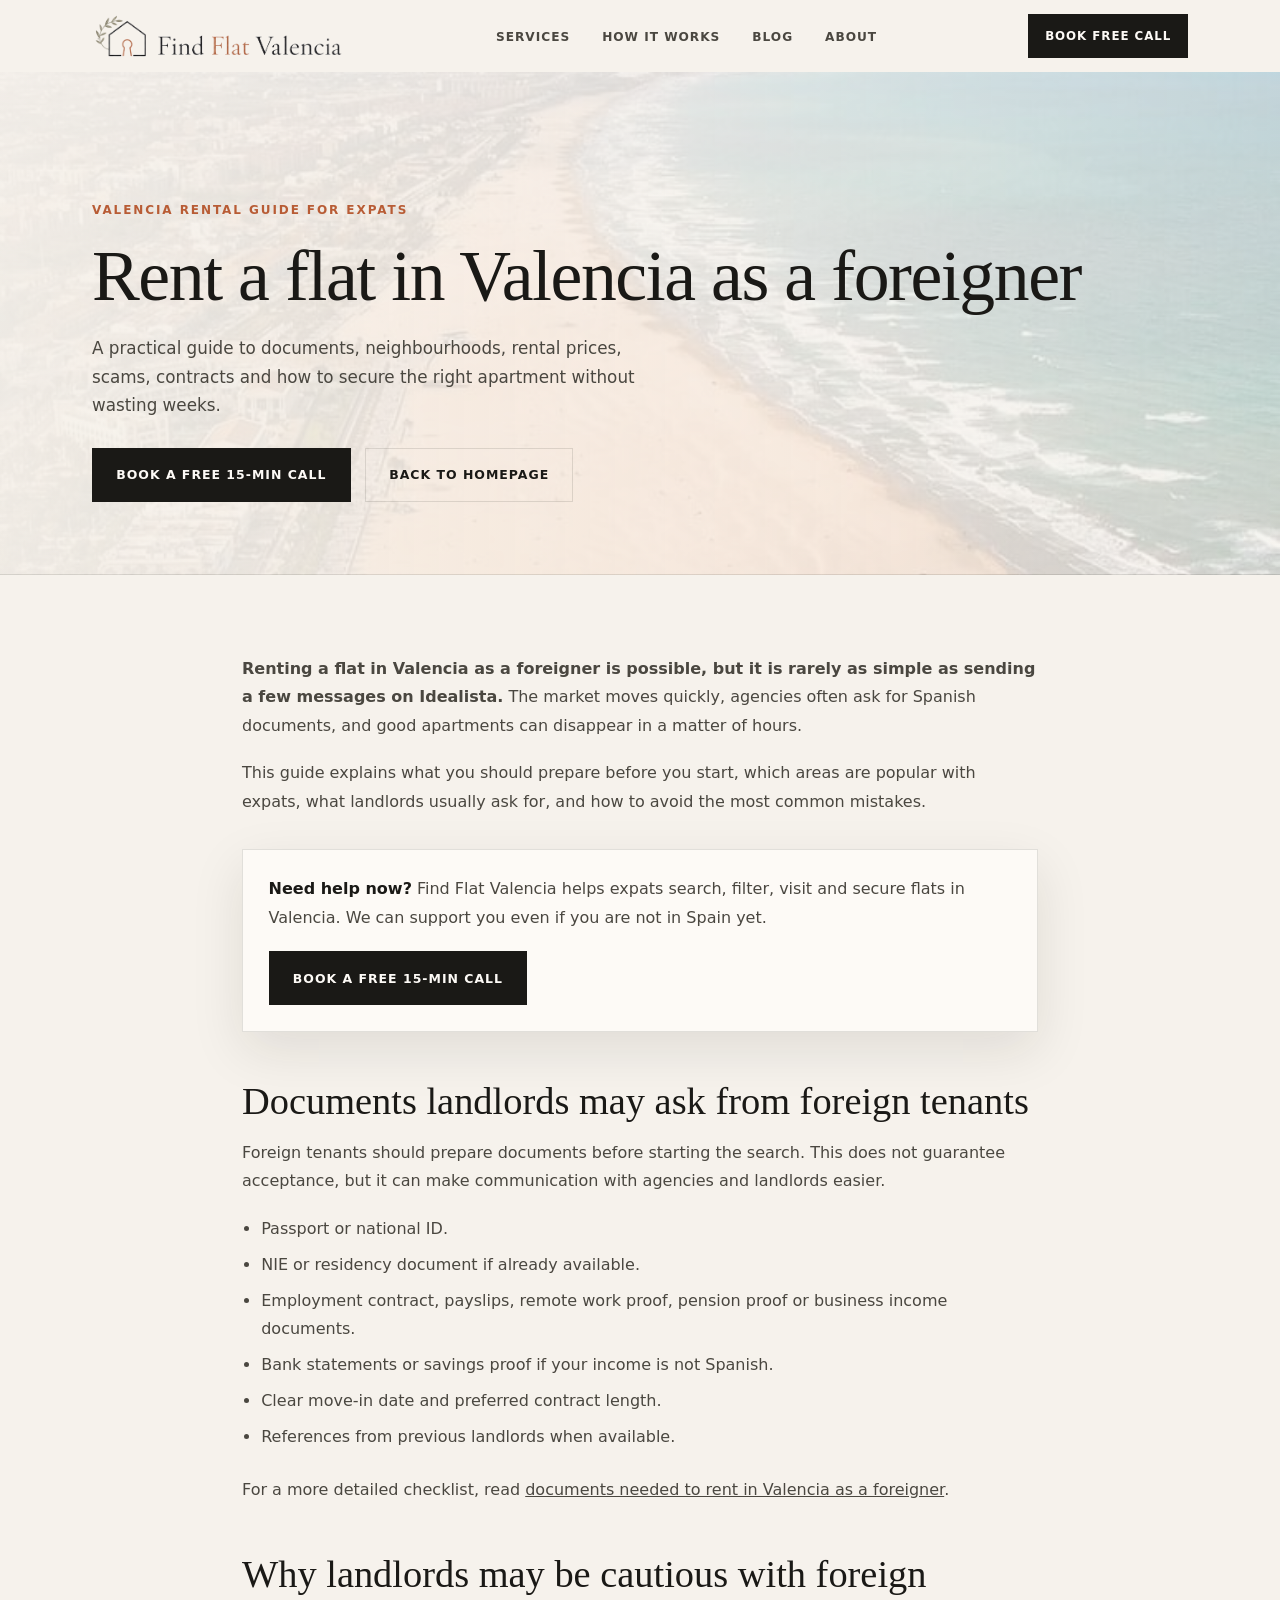
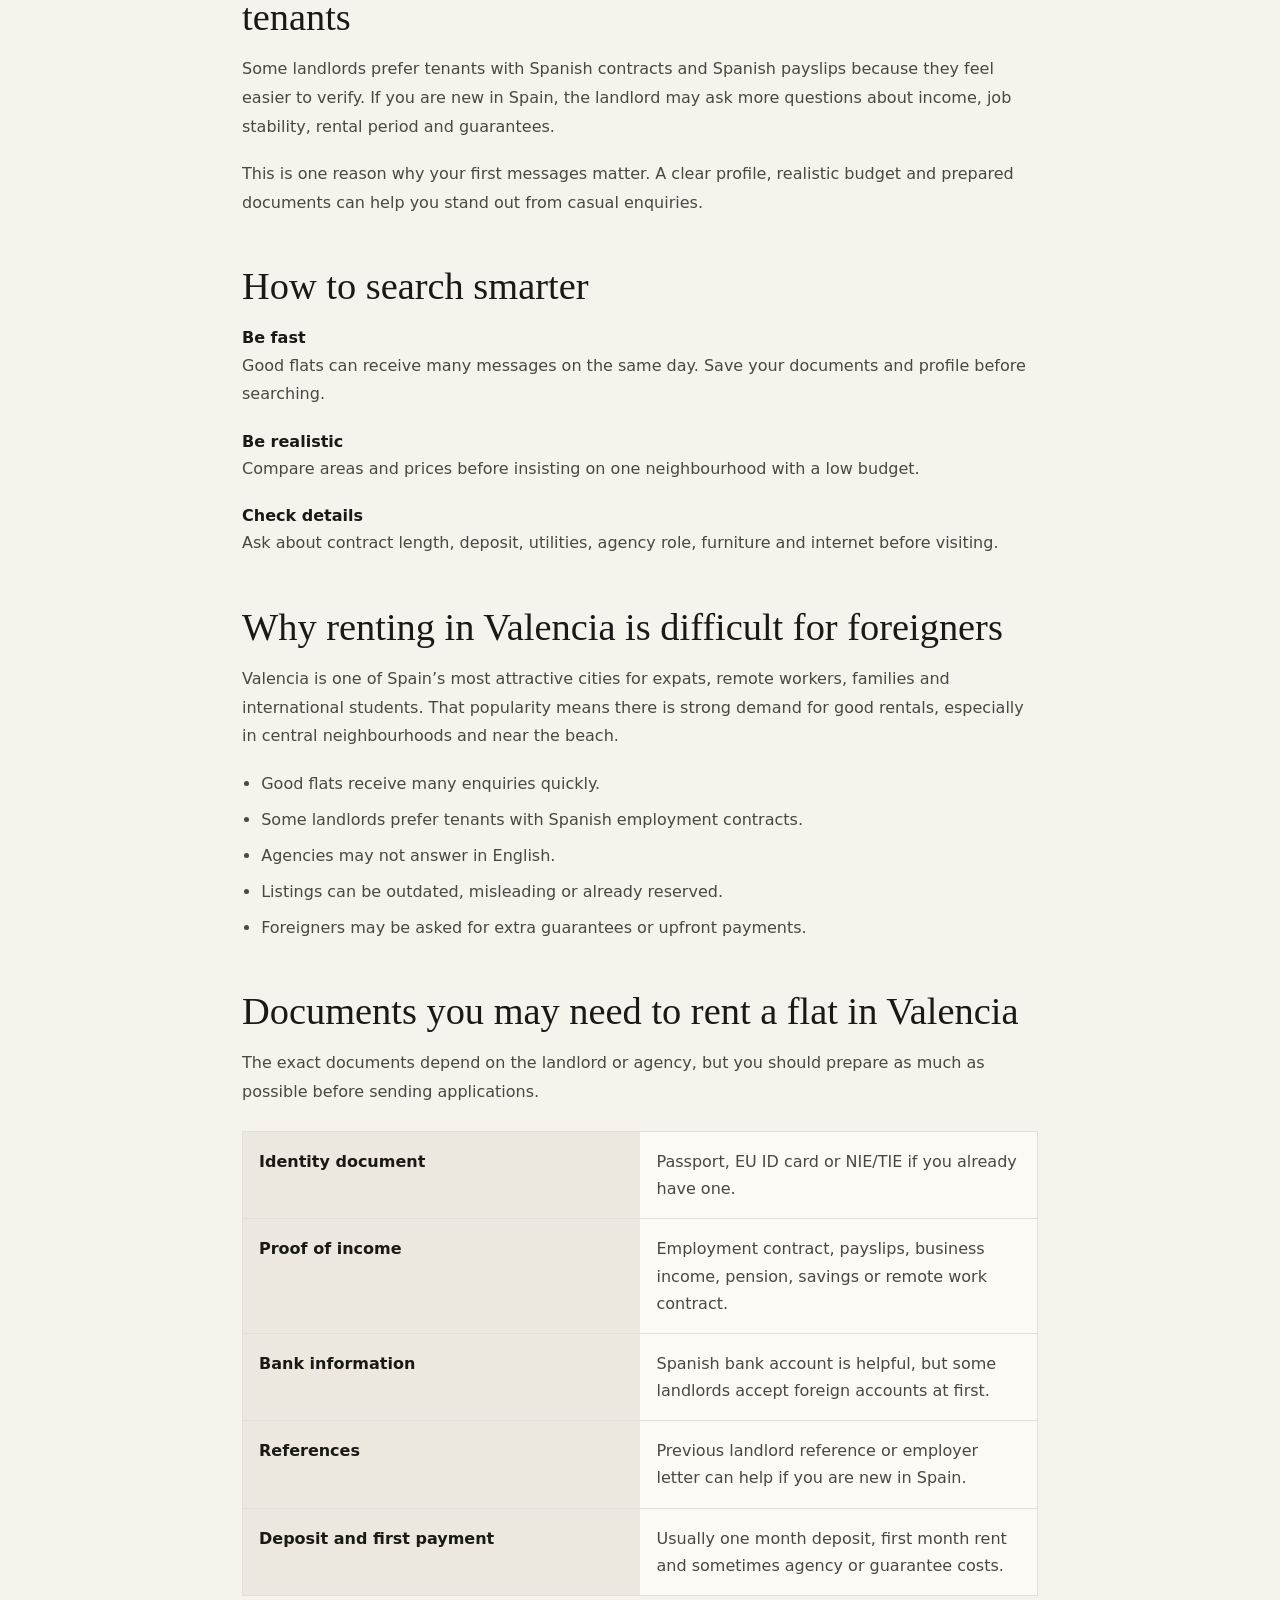
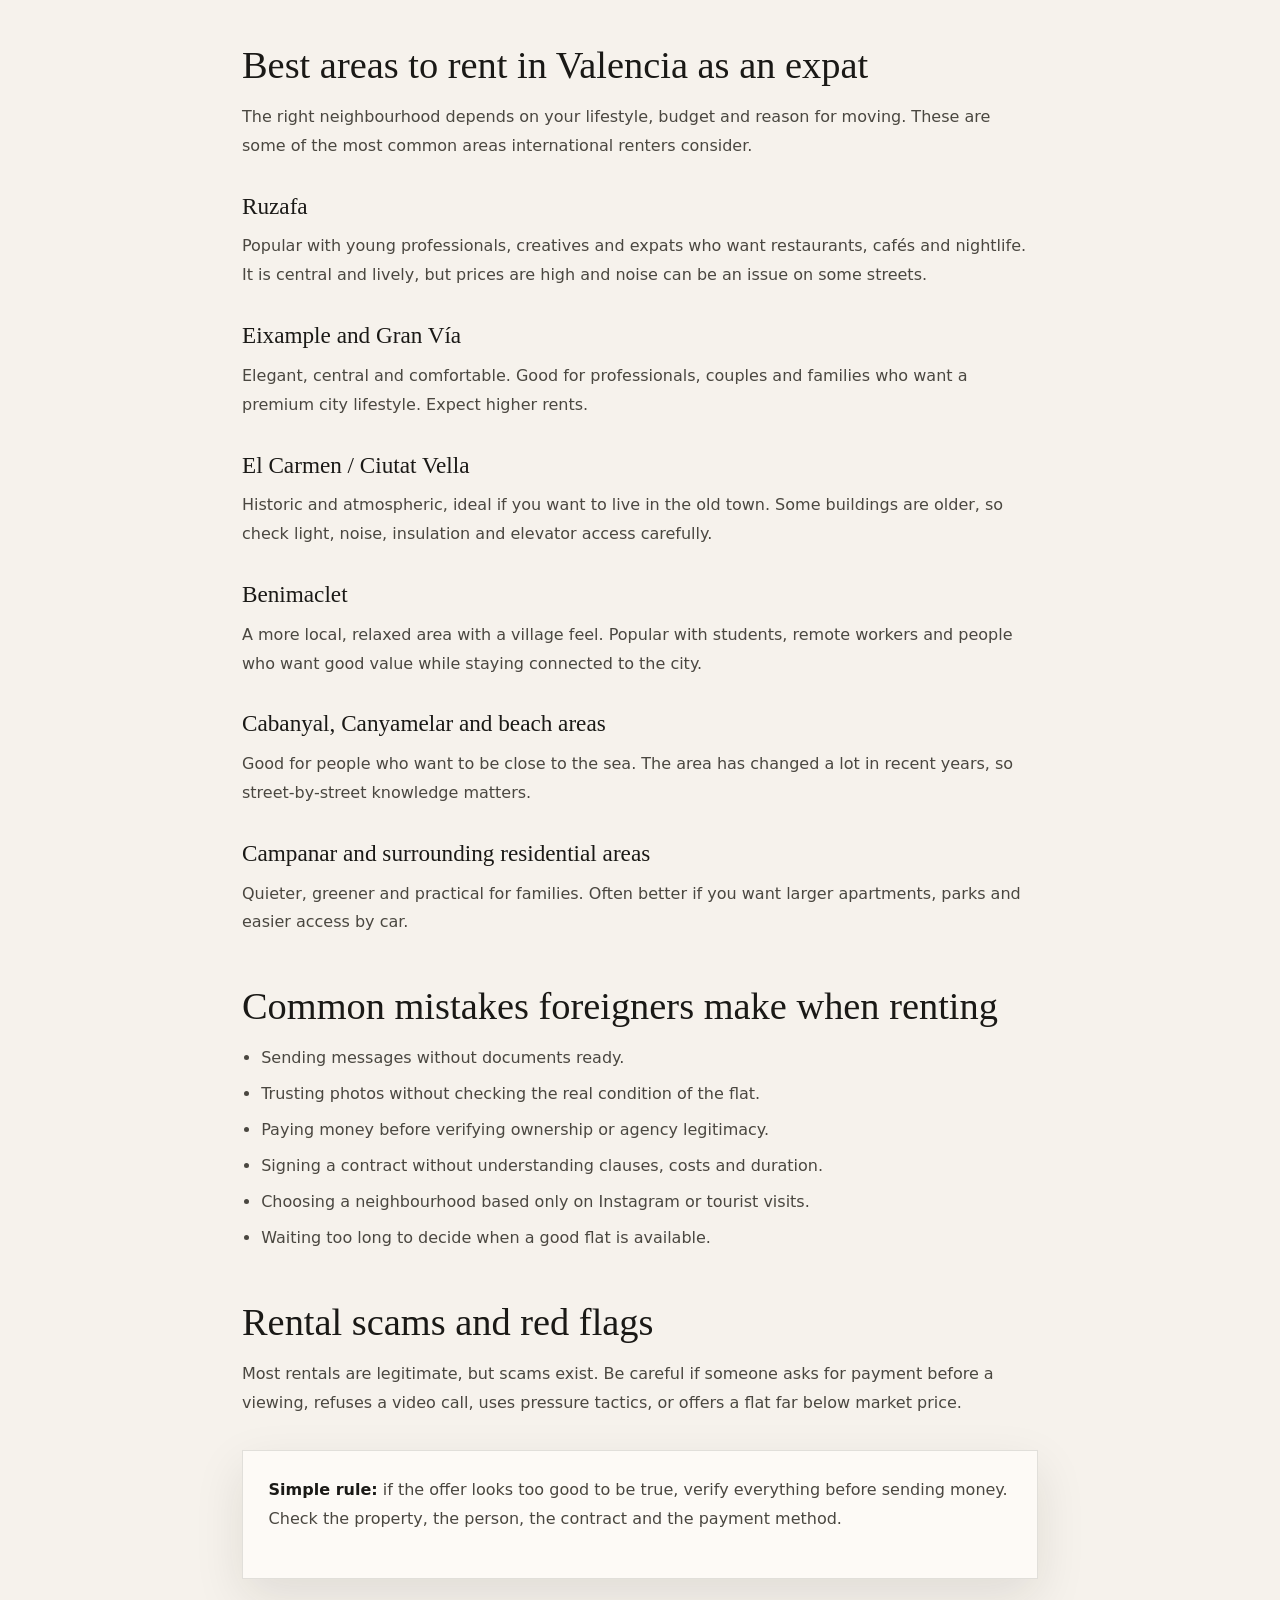
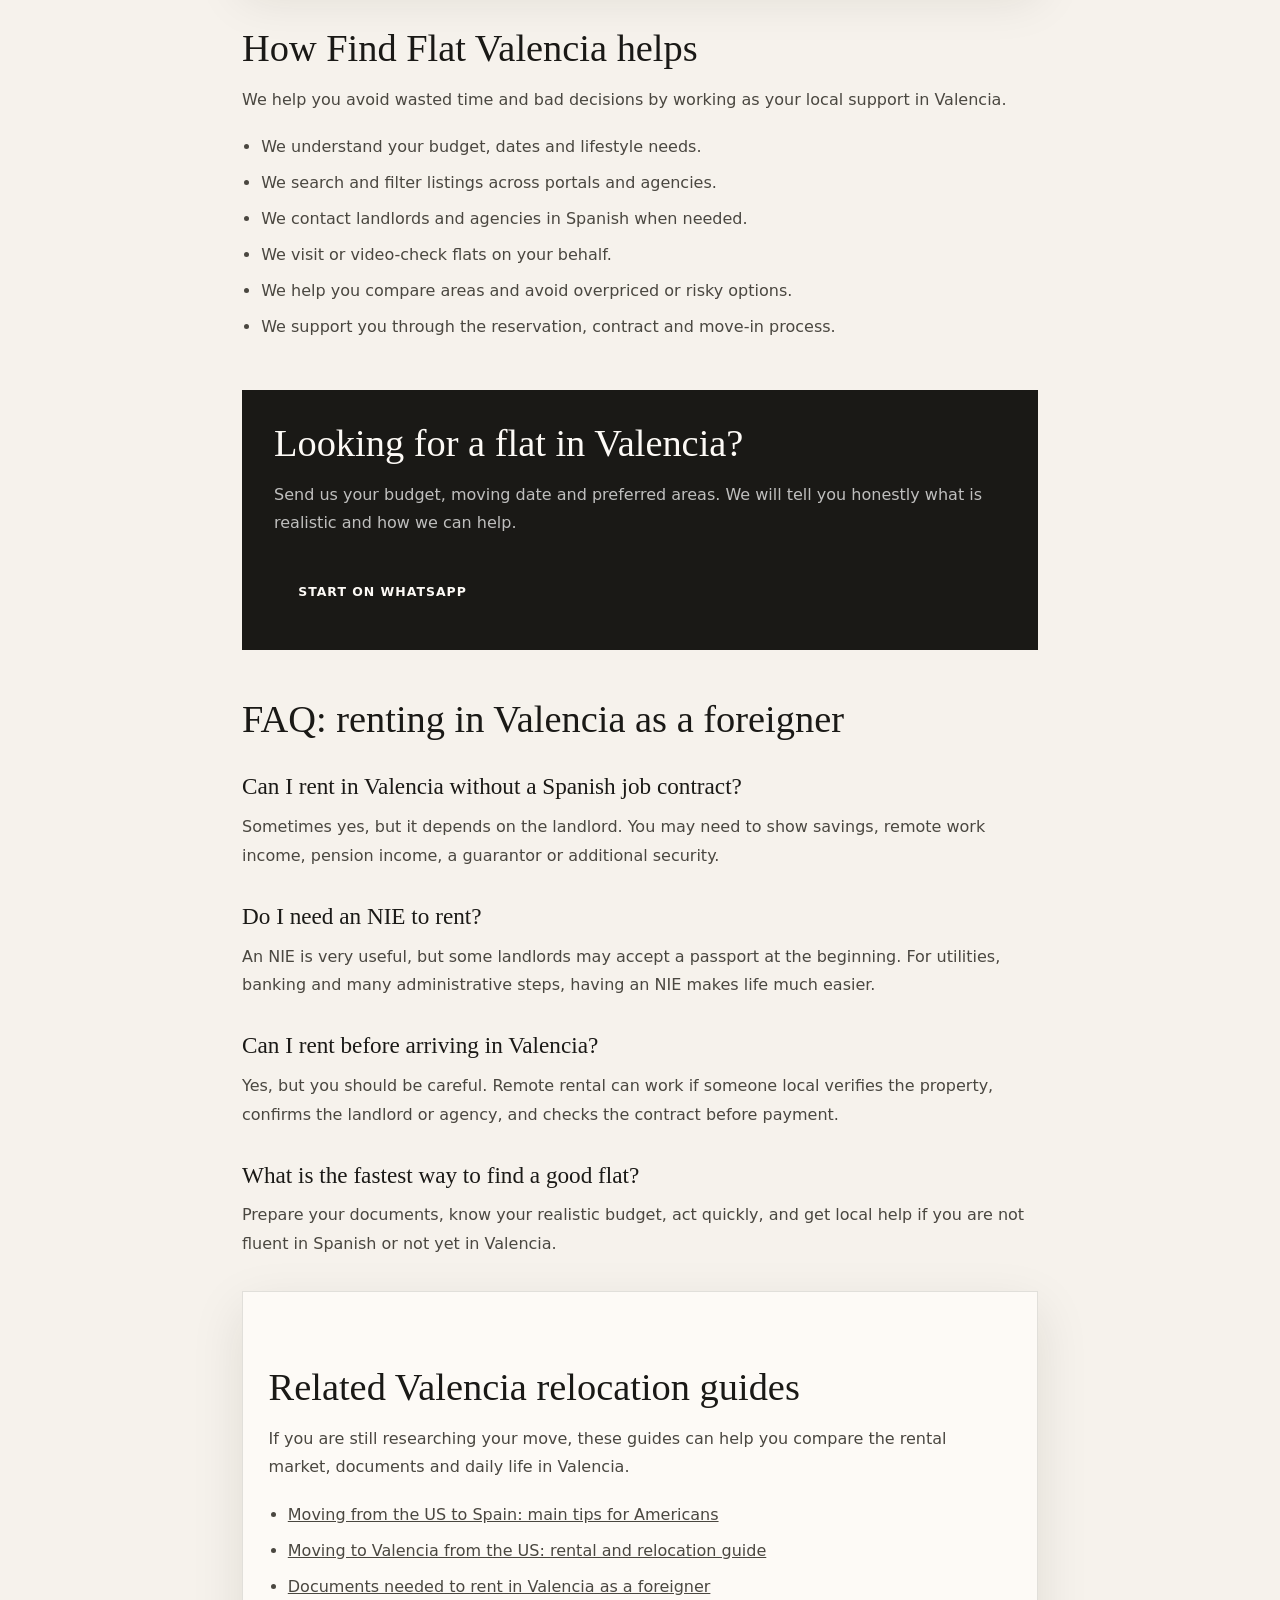
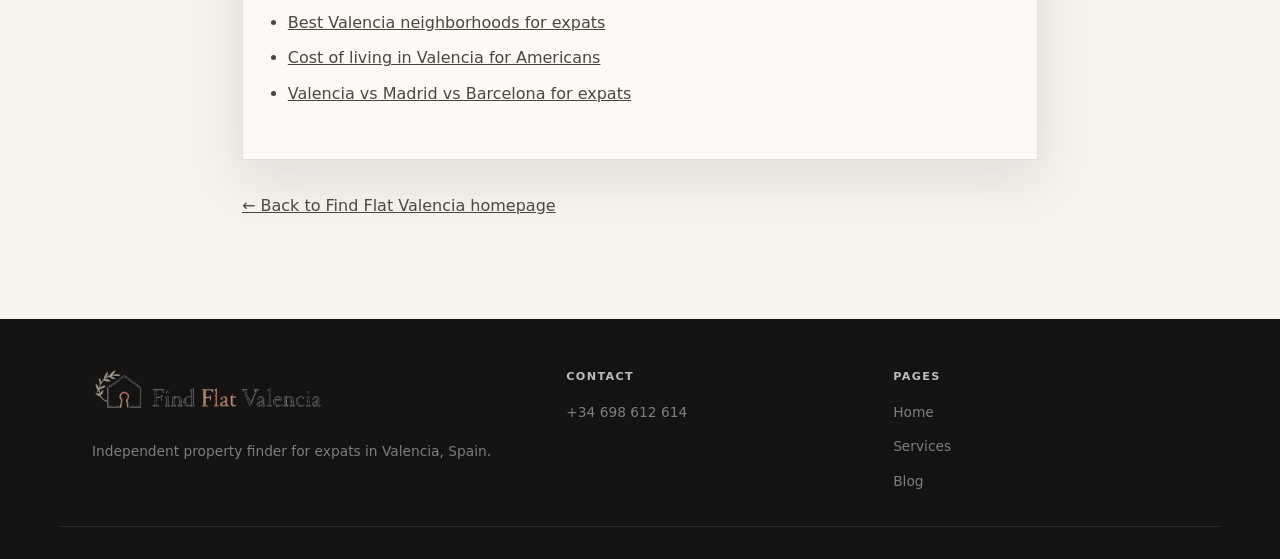
<file: rent-a-flat-in-valencia-as-a-foreigner.html>
<!DOCTYPE html>
<html lang="en">
<head>
 <meta charset="UTF-8" />
 <meta name="viewport" content="width=device-width, initial-scale=1.0" />

 <title>Rent a Flat in Valencia as a Foreigner: Documents, Areas and Tips</title>
 <meta name="description" content="Guide to renting a flat in Valencia as a foreigner: documents, proof of income, areas, viewings, contracts, rental risks and common mistakes." />
 <meta name="keywords" content="rent a flat in Valencia as a foreigner, renting in Valencia expats, Valencia rental documents, rent apartment Valencia foreigner, Valencia long term rental guide" />
 <link rel="canonical" href="https://findflatvalencia.com/rent-a-flat-in-valencia-as-a-foreigner.html" />
  <!-- Favicons / browser tab icon -->
  <link rel="icon" href="/favicon.ico" sizes="any" />
  <link rel="icon" type="image/png" sizes="16x16" href="/favicon-16x16.png" />
  <link rel="icon" type="image/png" sizes="32x32" href="/favicon-32x32.png" />
  <link rel="icon" type="image/png" sizes="48x48" href="/favicon-48x48.png" />
  <link rel="icon" type="image/png" sizes="96x96" href="/favicon-96x96.png" />
  <link rel="apple-touch-icon" sizes="180x180" href="/apple-touch-icon.png" />
  <link rel="manifest" href="/site.webmanifest" />
  <meta name="theme-color" content="#F6F2EC" />
<link rel="preload" as="image" href="valencia-landing-hero-v2.jpg" />

 <meta property="og:type" content="article" />
 <meta property="og:title" content="Rent a Flat in Valencia as a Foreigner | Find Flat Valencia" />
 <meta property="og:description" content="A practical guide for expats who want to rent safely in Valencia, Spain." />
 <meta property="og:url" content="https://findflatvalencia.com/rent-a-flat-in-valencia-as-a-foreigner.html" />
 <meta property="og:image" content="https://findflatvalencia.com/fbok2-og.jpg" />

 <style>

  *, *::before, *::after { box-sizing: border-box; margin: 0; padding: 0; }
  :root {
   --bg: #F6F2EC;
   --bg2: #EDE8DF;
   --dark: #1A1916;
   --mid: #4A4740;
   --muted: #777267;
   --accent: #B85C35;
   --accent2: #E8C4AE;
   --white: #FDFAF6;
   --border: rgba(26,25,22,.12);
   --shadow: 0 18px 50px rgba(26,25,22,.10);
   --display: 'Cormorant Garamond', Georgia, serif;
   --body: 'DM Sans', system-ui, sans-serif;
   --max: 1160px;
  }
  html { scroll-behavior: smooth; }
  body { font-family: var(--body); background: var(--bg); color: var(--dark); line-height: 1.7; font-weight: 300; -webkit-font-smoothing: antialiased; }
  a { color: inherit; }
  .container { max-width: var(--max); margin: 0 auto; padding: 0 2rem; }

  nav { position: sticky; top: 0; z-index: 50; height: 72px; background: rgba(246,242,236,.94); backdrop-filter: blur(12px); border-bottom: 1px solid var(--border); }
  .nav-inner { max-width: var(--max); height: 72px; margin: 0 auto; padding: 0 2rem; display: flex; align-items: center; justify-content: space-between; gap: 1.5rem; }
  .logo { font-family: var(--display); font-size: 1.35rem; font-weight: 500; text-decoration: none; letter-spacing: .01em; white-space: nowrap; }
  .logo span { color: var(--accent); }
  .nav-links { display: flex; gap: 2rem; list-style: none; align-items: center; }
  .nav-links a { text-decoration: none; color: var(--mid); text-transform: uppercase; letter-spacing: .08em; font-size: .76rem; font-weight: 600; }
  .nav-links a:hover { color: var(--accent); }
  .nav-cta { display: inline-flex; align-items: center; justify-content: center; gap: .4rem; background: var(--dark); color: var(--white); padding: .75rem 1.05rem; text-decoration: none; text-transform: uppercase; letter-spacing: .08em; font-size: .74rem; font-weight: 700; }
  .nav-cta:hover { background: var(--accent); }

  .hero { min-height: calc(100vh - 72px); display: grid; grid-template-columns: 1.05fr .95fr; }
  .hero-copy { padding: 5.5rem 2rem 5rem max(2rem, calc((100vw - var(--max))/2 + 2rem)); display: flex; flex-direction: column; justify-content: center; }
  .eyebrow { color: var(--accent); text-transform: uppercase; letter-spacing: .16em; font-size: .75rem; font-weight: 700; margin-bottom: 1.2rem; }
  h1 { font-family: var(--display); font-size: clamp(3rem, 5.6vw, 5.2rem); line-height: 1.02; font-weight: 300; letter-spacing: -.02em; margin-bottom: 1.35rem; }
  h1 em, h2 em { color: var(--accent); font-style: italic; }
  .hero-sub { color: var(--mid); font-size: 1.05rem; max-width: 560px; margin-bottom: 1.75rem; }
  .hero-pain { display: grid; gap: .55rem; margin: 0 0 2rem; list-style: none; max-width: 560px; }
  .hero-pain li { color: var(--mid); font-size: .92rem; display: flex; gap: .65rem; align-items: flex-start; }
  .hero-pain li::before { content: "✓"; color: var(--accent); font-weight: 700; margin-top: .02rem; }
  .actions { display: flex; gap: .9rem; flex-wrap: wrap; align-items: center; }
  .btn { display: inline-flex; align-items: center; justify-content: center; gap: .45rem; padding: .95rem 1.45rem; text-decoration: none; border: 1px solid transparent; text-transform: uppercase; letter-spacing: .08em; font-size: .78rem; font-weight: 700; min-height: 48px; }
  .btn-primary { background: var(--dark); color: var(--white); }
  .btn-primary:hover { background: var(--accent); }
  .btn-secondary { background: transparent; border-color: var(--border); color: var(--dark); }
  .btn-secondary:hover { border-color: var(--accent); color: var(--accent); }
  .microcopy { margin-top: 1rem; color: var(--muted); font-size: .78rem; }
  .hero-media {
   min-height: 520px;
   position: relative;
   background-image: url('valencia-landing-hero-v2.jpg');
   background-size: cover;
   background-position: center 32%;
   background-repeat: no-repeat;
  }
  .hero-media::before {
   content:"";
   position:absolute;
   inset:0;
   background: linear-gradient(90deg, rgba(246,242,236,.98) 0%, rgba(246,242,236,.72) 18%, rgba(246,242,236,.08) 42%, rgba(26,25,22,.10) 100%), linear-gradient(180deg, rgba(255,255,255,.06) 0%, rgba(26,25,22,.10) 100%);
  }
  .hero-card { position: absolute; right: 2.2rem; bottom: 2.2rem; background: rgba(253,250,246,.95); border: 1px solid var(--border); box-shadow: var(--shadow); padding: 1.25rem; width: min(300px, calc(100% - 4rem)); }
  .hero-card strong { display: block; font-family: var(--display); color: var(--accent); font-size: 1.6rem; font-weight: 400; line-height: 1.1; margin-bottom: .35rem; }
  .hero-card p { color: var(--mid); font-size: .88rem; }

  .trust { background: var(--dark); color: var(--white); }
  .trust-grid { display: grid; grid-template-columns: repeat(4, 1fr); }
  .trust-item { padding: 1.7rem 1rem; border-right: 1px solid rgba(255,255,255,.08); text-align: center; }
  .trust-item:last-child { border-right: 0; }
  .trust-item strong { display: block; font-family: var(--display); font-size: 2rem; font-weight: 300; color: var(--accent2); line-height: 1; }
  .trust-item span { display: block; margin-top: .4rem; color: rgba(255,255,255,.55); font-size: .72rem; text-transform: uppercase; letter-spacing: .1em; font-weight: 600; }

  section { padding: 6rem 0; }
  .section-head { max-width: 680px; margin-bottom: 3rem; }
  h2 { font-family: var(--display); font-size: clamp(2.1rem, 4vw, 3.45rem); line-height: 1.12; font-weight: 300; margin-bottom: 1rem; }
  .section-text { color: var(--mid); font-size: .98rem; max-width: 620px; }

  .problem-grid { display: grid; grid-template-columns: 1fr 1fr; gap: 2rem; align-items: center; }
  .problem-box { background: var(--white); border: 1px solid var(--border); padding: 2.2rem; box-shadow: var(--shadow); }
  .problem-list { list-style: none; display: grid; gap: 1rem; }
  .problem-list li { display: flex; gap: .85rem; color: var(--mid); font-size: .95rem; }
  .problem-list li::before { content: "×"; width: 1.55rem; height: 1.55rem; border-radius: 50%; background: var(--bg2); color: var(--accent); display: inline-flex; align-items: center; justify-content: center; flex: 0 0 auto; font-weight: 700; }

  .services { background: var(--bg2); }
  .cards { display: grid; grid-template-columns: repeat(3, 1fr); gap: 1rem; }
  .card { background: var(--white); border: 1px solid var(--border); padding: 2rem; min-height: 100%; }
  .card-num { font-family: var(--display); color: var(--accent2); font-size: 2.6rem; line-height: 1; margin-bottom: 1rem; }
  h3 { font-family: var(--display); font-weight: 400; font-size: 1.45rem; line-height: 1.2; margin-bottom: .75rem; }
  .card p { color: var(--mid); font-size: .9rem; }
  .card ul { margin-top: 1rem; list-style: none; display: grid; gap: .5rem; }
  .card li { color: var(--mid); font-size: .84rem; display: flex; gap: .5rem; }
  .card li::before { content: "•"; color: var(--accent); font-weight: 700; }

  .process { background: var(--dark); color: var(--white); }
  .process .section-text { color: rgba(255,255,255,.55); }
  .steps { display: grid; grid-template-columns: repeat(4, 1fr); gap: 1px; background: rgba(255,255,255,.08); border: 1px solid rgba(255,255,255,.08); }
  .step { background: var(--dark); padding: 2rem; }
  .step strong { display: block; font-family: var(--display); font-size: 2.5rem; line-height: 1; color: rgba(255,255,255,.22); margin-bottom: 1rem; font-weight: 300; }
  .step h3 { color: var(--white); }
  .step p { color: rgba(255,255,255,.55); font-size: .88rem; }

  .packages-grid { display: grid; grid-template-columns: repeat(3, 1fr); gap: 1rem; }
  .package { background: var(--white); border: 1px solid var(--border); padding: 2rem; position: relative; }
  .package.featured { border-color: rgba(184,92,53,.55); box-shadow: var(--shadow); }
  .tag { display: inline-block; color: var(--accent); font-weight: 700; letter-spacing: .1em; font-size: .67rem; text-transform: uppercase; margin-bottom: 1rem; }
  .price { font-family: var(--display); font-size: 2.2rem; color: var(--dark); margin: .8rem 0 .3rem; }
  .price small { font-family: var(--body); font-size: .78rem; color: var(--muted); }

  .neighbourhoods { background: var(--bg2); }
  .hood-grid { display: grid; grid-template-columns: repeat(4, 1fr); gap: 1rem; }
  .hood { min-height: 160px; padding: 1.25rem; display: flex; flex-direction: column; justify-content: flex-end; background: linear-gradient(0deg, rgba(26,25,22,.72), rgba(26,25,22,.20)), var(--accent); color: var(--white); }
  .hood:nth-child(1){ background-image: linear-gradient(0deg, rgba(26,25,22,.72), rgba(26,25,22,.16)), url('https://images.unsplash.com/photo-1558618666-fcd25c85cd64?w=700&q=80'); background-size: cover; background-position: center; }
  .hood:nth-child(2){ background-image: linear-gradient(0deg, rgba(26,25,22,.72), rgba(26,25,22,.16)), url('https://images.unsplash.com/photo-1511739001486-6bfe10ce785f?w=700&q=80'); background-size: cover; background-position: center; }
  .hood:nth-child(3){ background-image: linear-gradient(0deg, rgba(26,25,22,.72), rgba(26,25,22,.16)), url('https://images.unsplash.com/photo-1534430480872-3498386e7856?w=700&q=80'); background-size: cover; background-position: center; }
  .hood:nth-child(4){ background-image: linear-gradient(0deg, rgba(26,25,22,.72), rgba(26,25,22,.16)), url('https://images.unsplash.com/photo-1523531294919-4bcd7c65e216?w=700&q=80'); background-size: cover; background-position: center; }
  .hood strong { font-family: var(--display); font-size: 1.45rem; font-weight: 400; }
  .hood span { color: var(--accent2); text-transform: uppercase; letter-spacing: .08em; font-size: .68rem; font-weight: 700; }

  .lead { background: var(--accent); color: var(--white); }
  .lead-grid { display: grid; grid-template-columns: 1fr 1fr; gap: 3rem; align-items: center; }
  .lead h2 em { color: var(--accent2); }
  .lead p, .lead li { color: rgba(255,255,255,.78); }
  .lead ul { list-style: none; display: grid; gap: .5rem; margin-top: 1rem; }
  .lead li::before { content: "✓ "; color: var(--white); font-weight: 700; }
  .lead-box { background: var(--white); color: var(--dark); padding: 2rem; box-shadow: var(--shadow); }
  .lead-box h3 { margin-bottom: .4rem; }
  .lead-box p { color: var(--mid); }
  .contact-options { display: grid; gap: .8rem; margin-top: 1.2rem; }
  .contact-options a { text-decoration: none; padding: 1rem; border: 1px solid var(--border); background: var(--bg); font-weight: 700; color: var(--dark); display: flex; justify-content: space-between; align-items: center; }
  .contact-options a:hover { border-color: var(--accent); color: var(--accent); }

  .faq-grid { display: grid; grid-template-columns: repeat(2, 1fr); gap: 1rem; }
  details { background: var(--white); border: 1px solid var(--border); padding: 1.25rem; }
  summary { cursor: pointer; font-weight: 700; color: var(--dark); }
  details p { color: var(--mid); margin-top: .75rem; font-size: .9rem; }

  footer { background: #141311; color: rgba(255,255,255,.45); padding: 3rem 0 2rem; }
  .footer-grid { display: grid; grid-template-columns: 1.5fr 1fr 1fr; gap: 2rem; border-bottom: 1px solid rgba(255,255,255,.08); padding-bottom: 2rem; }
  footer .logo { color: var(--white); display: inline-block; margin-bottom: .8rem; }
  footer p, footer a { color: rgba(255,255,255,.45); font-size: .86rem; text-decoration: none; }
  footer a:hover { color: var(--accent2); }
  footer h4 { color: rgba(255,255,255,.72); text-transform: uppercase; letter-spacing: .12em; font-size: .7rem; margin-bottom: .75rem; }
  footer ul { list-style: none; display: grid; gap: .45rem; }
  .footer-bottom { display: flex; justify-content: space-between; gap: 1rem; padding-top: 1.5rem; flex-wrap: wrap; }


 
  /* ─── MOBILE-FIRST IMPROVEMENTS ─── */
  .mobile-menu-toggle {
   display: none;
   border: 1px solid var(--border);
   background: rgba(253,250,246,.82);
   color: var(--dark);
   padding: .62rem .72rem;
   font-size: .76rem;
   font-weight: 800;
   letter-spacing: .08em;
   text-transform: uppercase;
   cursor: pointer;
  }

  @media (max-width: 950px) {
   body { overflow-x: hidden; }
   .nav-inner {
    height: 64px;
    padding: 0 1rem;
    position: relative;
   }
   .logo { font-size: 1.12rem; }
   .nav-cta {
    display: none;
   }
   .mobile-menu-toggle {
    display: inline-flex;
    align-items: center;
    justify-content: center;
   }
   .nav-links {
    display: none;
    position: absolute;
    top: 64px;
    left: 1rem;
    right: 1rem;
    background: rgba(253,250,246,.98);
    border: 1px solid var(--border);
    box-shadow: var(--shadow);
    padding: .75rem;
    z-index: 80;
    flex-direction: column;
    align-items: stretch;
    gap: .15rem;
   }
   .nav-links.open { display: flex; }
   .nav-links li { width: 100%; }
   .nav-links a {
    display: block;
    padding: .85rem .8rem;
    font-size: .78rem;
   }

   .hero {
    min-height: auto;
    grid-template-columns: 1fr;
   }
   .hero-copy {
    min-height: auto;
    padding: 3.2rem 1.1rem 2.4rem;
   }
   h1 {
    font-size: clamp(2.55rem, 12vw, 3.65rem);
    line-height: 1.04;
    margin-bottom: 1.05rem;
   }
   .hero-sub {
    font-size: .98rem;
    line-height: 1.65;
    margin-bottom: 1.25rem;
   }
   .hero-pain {
    gap: .45rem;
    margin-bottom: 1.45rem;
   }
   .hero-pain li {
    font-size: .88rem;
    line-height: 1.45;
   }
   .actions {
    flex-direction: column;
    align-items: stretch;
    gap: .65rem;
   }
   .btn {
    width: 100%;
    min-height: 50px;
    padding: .9rem 1rem;
   }
   .microcopy {
    font-size: .76rem;
    line-height: 1.45;
   }
   .hero-media {
    order: -1;
    min-height: 300px;
    background-position: center 22%;
   }
   .hero-media::before {
    background: linear-gradient(180deg, rgba(26,25,22,.08) 0%, rgba(26,25,22,.20) 100%);
   }
   .hero-card {
    right: 1rem;
    left: 1rem;
    bottom: 1rem;
    width: auto;
    padding: 1rem;
   }
   .hero-card strong {
    font-size: 1.28rem;
   }
   .hero-card p {
    font-size: .82rem;
    line-height: 1.45;
   }

   section { padding: 4.2rem 0; }
   .container, .nav-inner {
    padding-left: 1.1rem;
    padding-right: 1.1rem;
   }
   .section-head {
    margin-bottom: 2rem;
   }
   h2 {
    font-size: clamp(2rem, 9vw, 2.75rem);
   }
   .section-text {
    font-size: .94rem;
    line-height: 1.65;
   }

   .trust-grid {
    grid-template-columns: repeat(2, 1fr);
   }
   .trust-item {
    padding: 1.25rem .75rem;
   }
   .trust-item strong {
    font-size: 1.55rem;
   }
   .trust-item span {
    font-size: .66rem;
   }

   .problem-grid,
   .lead-grid {
    grid-template-columns: 1fr;
    gap: 1.2rem;
   }
   .problem-box,
   .lead-box,
   .card,
   .package,
   .faq-item {
    padding: 1.35rem;
   }

   .cards,
   .packages-grid,
   .steps {
    grid-template-columns: 1fr;
    gap: .85rem;
   }

   .hood-grid {
    grid-template-columns: 1fr;
   }
   .hood {
    min-height: 220px;
   }

   .footer-grid {
    grid-template-columns: 1fr;
    gap: 1.4rem;
   }
   .footer-bottom {
    flex-direction: column;
    align-items: flex-start;
   }

   footer {
    padding-bottom: 5.2rem;
   }
  }

  @media (max-width: 560px) {
   .eyebrow {
    font-size: .68rem;
    margin-bottom: .85rem;
   }
   .hero-media {
    min-height: 250px;
   }
   .hero-card {
    display: none;
   }
   .trust-grid,
   .steps,
   .faq-grid {
    grid-template-columns: 1fr;
   }
   .trust-item {
    border-right: 0;
    border-bottom: 1px solid rgba(255,255,255,.08);
   }
   .trust-item:last-child {
    border-bottom: 0;
   }
   .lead-form {
    gap: .65rem;
   }
   .lead-form input,
   .lead-form button {
    min-height: 50px;
    font-size: .9rem;
   }
  }

 
  /* ─── POLISHED MOBILE MENU BAR ─── */
  .mobile-menu-cta { display: none; }

  .hamburger {
   position: relative;
   display: block;
   width: 22px;
   height: 2px;
   background: var(--dark);
   border-radius: 999px;
   transition: background .2s ease;
  }
  .hamburger::before,
  .hamburger::after {
   content: "";
   position: absolute;
   left: 0;
   width: 22px;
   height: 2px;
   background: var(--dark);
   border-radius: 999px;
   transition: transform .22s ease, top .22s ease;
  }
  .hamburger::before { top: -7px; }
  .hamburger::after { top: 7px; }

  .mobile-menu-toggle[aria-expanded="true"] .hamburger {
   background: transparent;
  }
  .mobile-menu-toggle[aria-expanded="true"] .hamburger::before {
   top: 0;
   transform: rotate(45deg);
  }
  .mobile-menu-toggle[aria-expanded="true"] .hamburger::after {
   top: 0;
   transform: rotate(-45deg);
  }

  @media (max-width: 950px) {
   header.site-nav,
   .site-nav {
    position: sticky;
    top: 0;
    z-index: 100;
    background: rgba(246,242,236,.96);
    backdrop-filter: blur(14px);
    border-bottom: 1px solid var(--border);
   }

   .nav-inner {
    height: 64px;
   }

   .mobile-menu-toggle {
    width: 44px;
    height: 44px;
    padding: 0;
    border-radius: 999px;
    background: rgba(253,250,246,.92);
    border: 1px solid rgba(26,25,22,.13);
    box-shadow: 0 8px 24px rgba(26,25,22,.07);
   }

   .nav-links {
    top: 72px;
    left: 1rem;
    right: 1rem;
    padding: .5rem;
    border-radius: 18px;
    overflow: hidden;
   }

   .nav-links a {
    border-radius: 12px;
    color: var(--dark);
   }

   .nav-links a:hover {
    background: var(--bg2);
   }

   .mobile-menu-cta {
    display: block;
    margin-top: .35rem;
    padding-top: .35rem;
    border-top: 1px solid var(--border);
   }

   .mobile-menu-cta a {
    background: var(--accent);
    color: var(--white) !important;
    text-align: center;
    font-weight: 800;
   }

   .mobile-menu-cta a:hover {
    background: var(--dark);
   }
  }

 

  .article-hero {
   padding: 8rem 0 4.5rem;
   background:
    linear-gradient(90deg, rgba(246,242,236,.96), rgba(246,242,236,.76)),
    url('valencia-landing-hero-v2.jpg') center 30%/cover no-repeat;
   border-bottom: 1px solid var(--border);
  }
  .article-wrap {
   max-width: 860px;
   margin: 0 auto;
   padding: 5rem 2rem;
  }
  .article-wrap h2 {
   margin-top: 3rem;
   margin-bottom: 1rem;
   font-size: clamp(1.9rem, 3vw, 2.6rem);
  }
  .article-wrap h3 {
   margin-top: 2rem;
   font-size: 1.45rem;
  }
  .article-wrap p {
   color: var(--mid);
   margin-bottom: 1.15rem;
   font-size: 1rem;
   line-height: 1.8;
  }
  .article-wrap ul,
  .article-wrap ol {
   margin: 1rem 0 1.5rem 1.2rem;
   color: var(--mid);
   line-height: 1.8;
  }
  .article-wrap li {
   margin-bottom: .45rem;
  }
  .article-box {
   background: var(--white);
   border: 1px solid var(--border);
   box-shadow: var(--shadow);
   padding: 1.6rem;
   margin: 2rem 0;
  }
  .article-box strong {
   color: var(--dark);
  }
  .article-cta {
   background: var(--dark);
   color: var(--white);
   padding: 2rem;
   margin: 3rem 0;
   border-radius: 0;
  }
  .article-cta p {
   color: rgba(255,255,255,.72);
  }
  .article-cta h2 {
   color: var(--white);
   margin-top: 0;
  }
  .article-cta .btn {
   margin-top: .5rem;
  }
  .mini-table {
   display: grid;
   border: 1px solid var(--border);
   background: var(--white);
   margin: 1.5rem 0 2rem;
  }
  .mini-row {
   display: grid;
   grid-template-columns: 1fr 1fr;
   gap: 1px;
   border-bottom: 1px solid var(--border);
  }
  .mini-row:last-child {
   border-bottom: 0;
  }
  .mini-cell {
   padding: 1rem;
   color: var(--mid);
  }
  .mini-cell:first-child {
   color: var(--dark);
   font-weight: 700;
   background: var(--bg2);
  }

  @media (max-width: 700px) {
   .article-hero {
    padding: 6.5rem 0 3rem;
    background-position: center top;
   }
   .article-wrap {
    padding: 3.5rem 1.1rem;
   }
   .mini-row {
    grid-template-columns: 1fr;
   }
   .article-box,
   .article-cta {
    padding: 1.25rem;
   }
  }

  .logo {
    display: inline-flex;
    align-items: center;
    text-decoration: none;
    line-height: 1;
  }
  .logo img {
    display: block;
    height: 48px;
    width: auto;
    object-fit: contain;
  }
  .footer-brand img {
    display: block;
    height: 58px;
    width: auto;
    object-fit: contain;
    margin-bottom: .8rem;
  }
  @media (max-width: 768px) {
    .logo img {
      height: 40px;
    }
    .footer-brand img {
      height: 48px;
    }
  }


  .footer-brand {
    display: flex;
    align-items: center;
    margin-bottom: 1rem;
  }
  .footer-brand img {
    display: block;
    height: 44px;
    width: auto;
    object-fit: contain;
  }
  @media (max-width: 768px) {
    .footer-brand {
      justify-content: flex-start;
    }
    .footer-brand img {
      height: 40px;
    }
  }


  footer .footer-brand {
    display: inline-flex;
    align-items: center;
    margin-bottom: 1rem;
  }
  footer .footer-brand img {
    display: block;
    height: 44px;
    width: auto;
    object-fit: contain;
  }
  @media (max-width: 768px) {
    footer .footer-brand img {
      height: 40px;
    }
  }


  /* ─── MOBILE APP-LIKE NAV + RESPONSIVE POLISH ─── */
  .mobile-menu-toggle {
    display: none;
    width: 46px;
    height: 46px;
    border: 1px solid var(--border);
    background: var(--dark);
    color: var(--white);
    align-items: center;
    justify-content: center;
    cursor: pointer;
    position: relative;
    z-index: 1002;
  }

  .hamburger,
  .hamburger::before,
  .hamburger::after {
    display: block;
    width: 20px;
    height: 2px;
    background: currentColor;
    transition: transform .25s ease, opacity .25s ease;
  }

  .hamburger {
    position: relative;
  }

  .hamburger::before,
  .hamburger::after {
    content: "";
    position: absolute;
    left: 0;
  }

  .hamburger::before {
    top: -7px;
  }

  .hamburger::after {
    top: 7px;
  }

  .mobile-menu-toggle[aria-expanded="true"] .hamburger {
    background: transparent;
  }

  .mobile-menu-toggle[aria-expanded="true"] .hamburger::before {
    transform: translateY(7px) rotate(45deg);
  }

  .mobile-menu-toggle[aria-expanded="true"] .hamburger::after {
    transform: translateY(-7px) rotate(-45deg);
  }

  .mobile-menu-backdrop {
    display: none;
  }

  @media (max-width: 860px) {
    body {
      overflow-x: hidden;
    }

    .site-nav {
      z-index: 1000;
    }

    .nav-inner {
      height: 72px;
      padding-inline: 1rem;
      display: flex;
      justify-content: space-between;
      gap: .75rem;
    }

    .logo img {
      height: 43px;
      max-width: 210px;
    }

    .mobile-menu-toggle {
      display: inline-flex;
      margin-left: auto;
      flex: 0 0 auto;
    }

    .nav-cta {
      display: none !important;
    }

    .nav-links {
      position: fixed;
      top: 0;
      right: 0;
      width: min(84vw, 360px);
      height: 100vh;
      padding: 6rem 1.25rem 1.25rem;
      background: var(--white);
      border-left: 1px solid var(--border);
      box-shadow: -24px 0 70px rgba(0,0,0,.18);
      display: flex;
      flex-direction: column;
      align-items: stretch;
      justify-content: flex-start;
      gap: 0;
      transform: translateX(105%);
      transition: transform .28s ease;
      z-index: 1001;
      overflow-y: auto;
    }

    .nav-links.open {
      transform: translateX(0);
    }

    .nav-links li {
      width: 100%;
      border-bottom: 1px solid var(--border);
    }

    .nav-links a {
      display: block;
      padding: 1rem .25rem;
      font-size: .9rem;
      letter-spacing: .12em;
      color: var(--dark);
    }

    .nav-links .mobile-menu-cta {
      display: block;
      border-bottom: 0;
      margin-top: 1rem;
    }

    .nav-links .mobile-menu-cta a {
      background: var(--dark);
      color: var(--white);
      text-align: center;
      padding: 1rem;
      font-weight: 900;
    }

    .mobile-menu-backdrop {
      position: fixed;
      inset: 0;
      background: rgba(20,19,17,.44);
      backdrop-filter: blur(3px);
      z-index: 999;
    }

    .mobile-menu-backdrop.open {
      display: block;
    }

    .hero {
      min-height: auto;
      padding: 5.5rem 0 3.5rem;
    }

    .hero .container,
    .hero-grid,
    .split,
    .two-col,
    .footer-grid,
    .cards,
    .packages,
    .process-grid,
    .faq-grid {
      grid-template-columns: 1fr !important;
    }

    .hero h1,
    h1 {
      font-size: clamp(3rem, 14vw, 4.9rem);
      line-height: .96;
      max-width: 100%;
    }

    .hero-sub,
    .section-text,
    p {
      max-width: 100%;
    }

    .actions {
      display: grid;
      grid-template-columns: 1fr;
      gap: .75rem;
      width: 100%;
    }

    .btn,
    .btn-primary,
    .btn-secondary,
    .btn-accent {
      width: 100%;
      justify-content: center;
      text-align: center;
      min-height: 52px;
      display: inline-flex;
      align-items: center;
    }

    section {
      padding: 4rem 0;
    }

    .container {
      padding-inline: 1rem;
    }

    .section-head h2,
    section h2 {
      font-size: clamp(2.35rem, 11vw, 4rem);
      line-height: 1;
    }

    .card,
    .package-card,
    .faq-item,
    details,
    .article-box,
    .article-cta {
      padding: 1.25rem !important;
    }

    img,
    video,
    iframe {
      max-width: 100%;
      height: auto;
    }

    .hero-image,
    .hero-photo,
    .image-panel {
      min-height: 320px;
      background-position: center;
    }

    footer {
      padding-bottom: 2rem;
    }

    footer .footer-grid {
      gap: 2rem;
    }

    footer .footer-brand img {
      height: 42px;
      max-width: 250px;
    }

    .footer-bottom {
      display: grid;
      gap: .75rem;
      text-align: left;
    }
  }

  @media (max-width: 480px) {
    .nav-inner {
      height: 68px;
      padding-inline: .85rem;
    }

    .logo img {
      height: 39px;
      max-width: 190px;
    }

    .mobile-menu-toggle {
      width: 44px;
      height: 44px;
    }

    .hero {
      padding-top: 4.75rem;
    }

    .hero h1,
    h1 {
      font-size: clamp(2.65rem, 13.5vw, 4rem);
    }

    .eyebrow {
      font-size: .68rem;
      letter-spacing: .18em;
    }

    .hero-sub,
    .section-text,
    p,
    li {
      font-size: .96rem;
      line-height: 1.65;
    }

    .nav-links {
      width: min(88vw, 340px);
      padding-top: 5.5rem;
    }
  }


  /* ─── CLEAR MOBILE MENU UX ─── */
  @media (max-width: 860px) {
    .mobile-menu-toggle {
      display: inline-flex !important;
      width: auto;
      min-width: 86px;
      height: 44px;
      padding: 0 .9rem;
      gap: .55rem;
      border-radius: 0;
      border: 1px solid var(--dark);
      background: var(--dark);
      color: var(--white);
      font-size: .72rem;
      font-weight: 900;
      letter-spacing: .12em;
      text-transform: uppercase;
      align-items: center;
      justify-content: center;
      box-shadow: 0 10px 22px rgba(0,0,0,.12);
    }

    .mobile-menu-toggle::before {
      content: "Menu";
    }

    .mobile-menu-toggle[aria-expanded="true"]::before {
      content: "Close";
    }

    .hamburger,
    .hamburger::before,
    .hamburger::after {
      width: 18px;
      height: 2px;
    }

    .nav-links {
      top: 0;
      right: 0;
      padding-top: 5.25rem;
    }

    .nav-links::before {
      content: "Navigation";
      position: absolute;
      top: 1.65rem;
      left: 1.25rem;
      font-size: .72rem;
      font-weight: 900;
      letter-spacing: .16em;
      text-transform: uppercase;
      color: var(--accent);
    }

    .nav-links a {
      font-size: .86rem;
      padding: 1.08rem .25rem;
    }

    .nav-links .mobile-menu-cta a {
      margin-top: .45rem;
      border-radius: 0;
      box-shadow: none;
    }
  }

  @media (max-width: 480px) {
    .mobile-menu-toggle {
      min-width: 82px;
      height: 42px;
      padding: 0 .75rem;
      font-size: .68rem;
    }

    .logo img {
      max-width: 175px;
    }
  }

</style>

<link rel="stylesheet" href="style.css" />
<script type="application/ld+json">
{
  "@context": "https://schema.org",
  "@type": "Article",
  "headline": "Rent a Flat in Valencia as a Foreigner: Documents, Areas and Tips",
  "description": "Guide to renting a flat in Valencia as a foreigner, including documents, proof of income, landlord expectations, areas and rental mistakes.",
  "url": "https://findflatvalencia.com/rent-a-flat-in-valencia-as-a-foreigner.html",
  "mainEntityOfPage": "https://findflatvalencia.com/rent-a-flat-in-valencia-as-a-foreigner.html",
  "author": {
    "@type": "Organization",
    "name": "Find Flat Valencia",
    "url": "https://findflatvalencia.com"
  },
  "publisher": {
    "@type": "Organization",
    "name": "Find Flat Valencia",
    "logo": {
      "@type": "ImageObject",
      "url": "https://findflatvalencia.com/find-flat-valencia-logo-official.png"
    }
  },
  "datePublished": "2026-09-22",
  "dateModified": "2026-09-22",
  "inLanguage": "en",
  "keywords": [
    "rent a flat in Valencia as a foreigner",
    "renting in Valencia expats",
    "Valencia rental documents",
    "rent apartment Valencia foreigner"
  ]
}
</script>
<script type="application/ld+json">
{
  "@context": "https://schema.org",
  "@type": "FAQPage",
  "mainEntity": [
    {
      "@type": "Question",
      "name": "Is it hard to rent a flat in Valencia as a foreigner?",
      "acceptedAnswer": {
        "@type": "Answer",
        "text": "It can be competitive, especially for good long-term rentals in popular areas. Prepared documents and realistic expectations help."
      }
    },
    {
      "@type": "Question",
      "name": "What documents do foreigners need to rent in Valencia?",
      "acceptedAnswer": {
        "@type": "Answer",
        "text": "Common documents include passport or ID, proof of income, work contract or savings proof, NIE or residency information if available, and a clear rental timeline."
      }
    },
    {
      "@type": "Question",
      "name": "Can I rent in Valencia from abroad?",
      "acceptedAnswer": {
        "@type": "Answer",
        "text": "It is possible, but you should verify the property, agency and rental conditions carefully before sending money or signing."
      }
    }
  ]
}
</script>
</head>

<body>
<div class="ffv-mobile-overlay" aria-hidden="true">
  <div class="ffv-mobile-panel" role="dialog" aria-modal="true" aria-label="Mobile navigation">
    <div class="ffv-mobile-head">
      <img src="find-flat-valencia-logo-official.png" alt="Find Flat Valencia">
      <button class="ffv-close-btn" type="button" aria-label="Close menu">×</button>
    </div>
    <nav class="ffv-mobile-nav" aria-label="Mobile navigation">
      <ul>
        <li><a href="index.html#services">Services</a></li>
        <li><a href="index.html#process">Process</a></li>
        <li><a href="index.html#about">About us</a></li>
        <li><a href="index.html#packages">Packages</a></li>
        <li><a href="index.html#areas">Blog</a></li>
        <li><a href="index.html#faq">FAQ</a></li>
        <li><a href="valencia-relocation-flats.html">Relocation flats</a></li>
        <li><a href="contact/">Contact</a></li>
      </ul>
    </nav>
    <div class="ffv-mobile-cta">
      <a href="https://docs.google.com/forms/d/e/1FAIpQLSdxXPG-dzI2IXyH8CfDdJmxdlSp20rvUesakMLwTe5v26tiOw/viewform?usp=publish-editor" target="_blank" rel="noopener">Book free call</a>
    </div>
  </div>
</div>
 <header class="site-nav">
  <div class="nav-inner">
   <a class="logo" href="index.html" aria-label="Find Flat Valencia home"><img src="find-flat-valencia-logo-official.png" alt="Find Flat Valencia logo"></a>
   <ul class="nav-links">
    <li><a href="index.html#services">Services</a></li>
    <li><a href="index.html#process">How it works</a></li>
    <li><a href="index.html#areas">Blog</a></li>
    <li><a href="index.html#about">About</a></li>
</ul>
   <a class="nav-cta" href="https://docs.google.com/forms/d/e/1FAIpQLSdxXPG-dzI2IXyH8CfDdJmxdlSp20rvUesakMLwTe5v26tiOw/viewform?usp=publish-editor" target="_blank" rel="noopener">Book free call</a>
    <button class="ffv-menu-btn" type="button" aria-label="Open menu" aria-expanded="false">
  <span></span>
  <span></span>
  <span></span>
</button>
</div>
 </header>
<main>
  <section class="article-hero">
   <div class="container">
    <p class="eyebrow">Valencia rental guide for expats</p>
    <h1>Rent a flat in Valencia as a foreigner</h1>
    <p class="hero-sub">A practical guide to documents, neighbourhoods, rental prices, scams, contracts and how to secure the right apartment without wasting weeks.</p>
    <div class="actions">
     <a class="btn btn-primary" href="https://docs.google.com/forms/d/e/1FAIpQLSdxXPG-dzI2IXyH8CfDdJmxdlSp20rvUesakMLwTe5v26tiOw/viewform?usp=publish-editor" target="_blank" rel="noopener">Book a free 15-min call</a>
     <a class="btn btn-secondary" href="index.html">Back to homepage</a>
    </div>
   </div>
  </section>

  <article class="article-wrap">
   <p><strong>Renting a flat in Valencia as a foreigner is possible, but it is rarely as simple as sending a few messages on Idealista.</strong> The market moves quickly, agencies often ask for Spanish documents, and good apartments can disappear in a matter of hours.</p>

   <p>This guide explains what you should prepare before you start, which areas are popular with expats, what landlords usually ask for, and how to avoid the most common mistakes.</p>

   <div class="article-box">
    <p><strong>Need help now?</strong> Find Flat Valencia helps expats search, filter, visit and secure flats in Valencia. We can support you even if you are not in Spain yet.</p>
    <a class="btn btn-primary" href="https://docs.google.com/forms/d/e/1FAIpQLSdxXPG-dzI2IXyH8CfDdJmxdlSp20rvUesakMLwTe5v26tiOw/viewform?usp=publish-editor" target="_blank" rel="noopener">Book a free 15-min call</a>
   </div>

   <h2>Documents landlords may ask from foreign tenants</h2>
<p>Foreign tenants should prepare documents before starting the search. This does not guarantee acceptance, but it can make communication with agencies and landlords easier.</p>

<ul>
 <li>Passport or national ID.</li>
 <li>NIE or residency document if already available.</li>
 <li>Employment contract, payslips, remote work proof, pension proof or business income documents.</li>
 <li>Bank statements or savings proof if your income is not Spanish.</li>
 <li>Clear move-in date and preferred contract length.</li>
 <li>References from previous landlords when available.</li>
</ul>

<p>For a more detailed checklist, read <a href="documents-needed-to-rent-in-valencia.html">documents needed to rent in Valencia as a foreigner</a>.</p>

<h2>Why landlords may be cautious with foreign tenants</h2>
<p>Some landlords prefer tenants with Spanish contracts and Spanish payslips because they feel easier to verify. If you are new in Spain, the landlord may ask more questions about income, job stability, rental period and guarantees.</p>

<p>This is one reason why your first messages matter. A clear profile, realistic budget and prepared documents can help you stand out from casual enquiries.</p>

<h2>How to search smarter</h2>
<div class="tip-grid">
 <div class="tip-card"><strong>Be fast</strong><p>Good flats can receive many messages on the same day. Save your documents and profile before searching.</p></div>
 <div class="tip-card"><strong>Be realistic</strong><p>Compare areas and prices before insisting on one neighbourhood with a low budget.</p></div>
 <div class="tip-card"><strong>Check details</strong><p>Ask about contract length, deposit, utilities, agency role, furniture and internet before visiting.</p></div>
</div>

   <h2>Why renting in Valencia is difficult for foreigners</h2>
   <p>Valencia is one of Spain’s most attractive cities for expats, remote workers, families and international students. That popularity means there is strong demand for good rentals, especially in central neighbourhoods and near the beach.</p>

   <ul>
    <li>Good flats receive many enquiries quickly.</li>
    <li>Some landlords prefer tenants with Spanish employment contracts.</li>
    <li>Agencies may not answer in English.</li>
    <li>Listings can be outdated, misleading or already reserved.</li>
    <li>Foreigners may be asked for extra guarantees or upfront payments.</li>
   </ul>

   <h2>Documents you may need to rent a flat in Valencia</h2>
   <p>The exact documents depend on the landlord or agency, but you should prepare as much as possible before sending applications.</p>

   <div class="mini-table">
    <div class="mini-row">
     <div class="mini-cell">Identity document</div>
     <div class="mini-cell">Passport, EU ID card or NIE/TIE if you already have one.</div>
    </div>
    <div class="mini-row">
     <div class="mini-cell">Proof of income</div>
     <div class="mini-cell">Employment contract, payslips, business income, pension, savings or remote work contract.</div>
    </div>
    <div class="mini-row">
     <div class="mini-cell">Bank information</div>
     <div class="mini-cell">Spanish bank account is helpful, but some landlords accept foreign accounts at first.</div>
    </div>
    <div class="mini-row">
     <div class="mini-cell">References</div>
     <div class="mini-cell">Previous landlord reference or employer letter can help if you are new in Spain.</div>
    </div>
    <div class="mini-row">
     <div class="mini-cell">Deposit and first payment</div>
     <div class="mini-cell">Usually one month deposit, first month rent and sometimes agency or guarantee costs.</div>
    </div>
   </div>

   <h2>Best areas to rent in Valencia as an expat</h2>
   <p>The right neighbourhood depends on your lifestyle, budget and reason for moving. These are some of the most common areas international renters consider.</p>

   <h3>Ruzafa</h3>
   <p>Popular with young professionals, creatives and expats who want restaurants, cafés and nightlife. It is central and lively, but prices are high and noise can be an issue on some streets.</p>

   <h3>Eixample and Gran Vía</h3>
   <p>Elegant, central and comfortable. Good for professionals, couples and families who want a premium city lifestyle. Expect higher rents.</p>

   <h3>El Carmen / Ciutat Vella</h3>
   <p>Historic and atmospheric, ideal if you want to live in the old town. Some buildings are older, so check light, noise, insulation and elevator access carefully.</p>

   <h3>Benimaclet</h3>
   <p>A more local, relaxed area with a village feel. Popular with students, remote workers and people who want good value while staying connected to the city.</p>

   <h3>Cabanyal, Canyamelar and beach areas</h3>
   <p>Good for people who want to be close to the sea. The area has changed a lot in recent years, so street-by-street knowledge matters.</p>

   <h3>Campanar and surrounding residential areas</h3>
   <p>Quieter, greener and practical for families. Often better if you want larger apartments, parks and easier access by car.</p>

   <h2>Common mistakes foreigners make when renting</h2>
   <ul>
    <li>Sending messages without documents ready.</li>
    <li>Trusting photos without checking the real condition of the flat.</li>
    <li>Paying money before verifying ownership or agency legitimacy.</li>
    <li>Signing a contract without understanding clauses, costs and duration.</li>
    <li>Choosing a neighbourhood based only on Instagram or tourist visits.</li>
    <li>Waiting too long to decide when a good flat is available.</li>
   </ul>

   <h2>Rental scams and red flags</h2>
   <p>Most rentals are legitimate, but scams exist. Be careful if someone asks for payment before a viewing, refuses a video call, uses pressure tactics, or offers a flat far below market price.</p>

   <div class="article-box">
    <p><strong>Simple rule:</strong> if the offer looks too good to be true, verify everything before sending money. Check the property, the person, the contract and the payment method.</p>
   </div>

   <h2>How Find Flat Valencia helps</h2>
   <p>We help you avoid wasted time and bad decisions by working as your local support in Valencia.</p>

   <ul>
    <li>We understand your budget, dates and lifestyle needs.</li>
    <li>We search and filter listings across portals and agencies.</li>
    <li>We contact landlords and agencies in Spanish when needed.</li>
    <li>We visit or video-check flats on your behalf.</li>
    <li>We help you compare areas and avoid overpriced or risky options.</li>
    <li>We support you through the reservation, contract and move-in process.</li>
   </ul>

   <div class="article-cta">
    <h2>Looking for a flat in Valencia?</h2>
    <p>Send us your budget, moving date and preferred areas. We will tell you honestly what is realistic and how we can help.</p>
    <a class="btn btn-primary" href="https://docs.google.com/forms/d/e/1FAIpQLSdxXPG-dzI2IXyH8CfDdJmxdlSp20rvUesakMLwTe5v26tiOw/viewform?usp=publish-editor" target="_blank" rel="noopener">Start on WhatsApp</a>
   </div>

   <h2>FAQ: renting in Valencia as a foreigner</h2>

   <h3>Can I rent in Valencia without a Spanish job contract?</h3>
   <p>Sometimes yes, but it depends on the landlord. You may need to show savings, remote work income, pension income, a guarantor or additional security.</p>

   <h3>Do I need an NIE to rent?</h3>
   <p>An NIE is very useful, but some landlords may accept a passport at the beginning. For utilities, banking and many administrative steps, having an NIE makes life much easier.</p>

   <h3>Can I rent before arriving in Valencia?</h3>
   <p>Yes, but you should be careful. Remote rental can work if someone local verifies the property, confirms the landlord or agency, and checks the contract before payment.</p>

   <h3>What is the fastest way to find a good flat?</h3>
   <p>Prepare your documents, know your realistic budget, act quickly, and get local help if you are not fluent in Spanish or not yet in Valencia.</p>

   
    <div class="article-box">
      <h2>Related Valencia relocation guides</h2>
      <p>If you are still researching your move, these guides can help you compare the rental market, documents and daily life in Valencia.</p>
      <ul>
        <li><a href="americans-moving-to-spain-main-tips.html">Moving from the US to Spain: main tips for Americans</a></li>
<li><a href="moving-to-valencia-from-us.html">Moving to Valencia from the US: rental and relocation guide</a></li>
<li><a href="documents-needed-to-rent-in-valencia.html">Documents needed to rent in Valencia as a foreigner</a></li>
<li><a href="best-5-neighborhoods-valencia-2026.html">Best Valencia neighborhoods for expats</a></li>
<li><a href="cost-of-living-in-valencia-for-americans.html">Cost of living in Valencia for Americans</a></li>
<li><a href="valencia-vs-madrid-vs-barcelona-for-expats.html">Valencia vs Madrid vs Barcelona for expats</a></li>
      </ul>
    </div>
    
<p><a href="index.html">← Back to Find Flat Valencia homepage</a></p>
  </article>
 </main>
<footer>
  <div class="container footer-grid">
   <div>
    <div class="footer-brand"><img src="find-flat-valencia-logo-official.png" alt="Find Flat Valencia logo"></div>
    <p>Independent property finder for expats in Valencia, Spain.</p>
   </div>
   <div>
    <h4>Contact</h4>
    <ul>
     <li><a href="tel:+34698612614">+34 698 612 614</a></li>
     <li>
</li>
    </ul>
   </div>
   <div>
    <h4>Pages</h4>
    <ul>
     <li><a href="index.html">Home</a></li>
     <li><a href="index.html#services">Services</a></li>
     <li><a href="index.html#areas">Blog</a></li>
    </ul>
   </div>
  </div>
 </footer>

 

  <script src="script.js" defer></script>
</body>
</html>
</file>
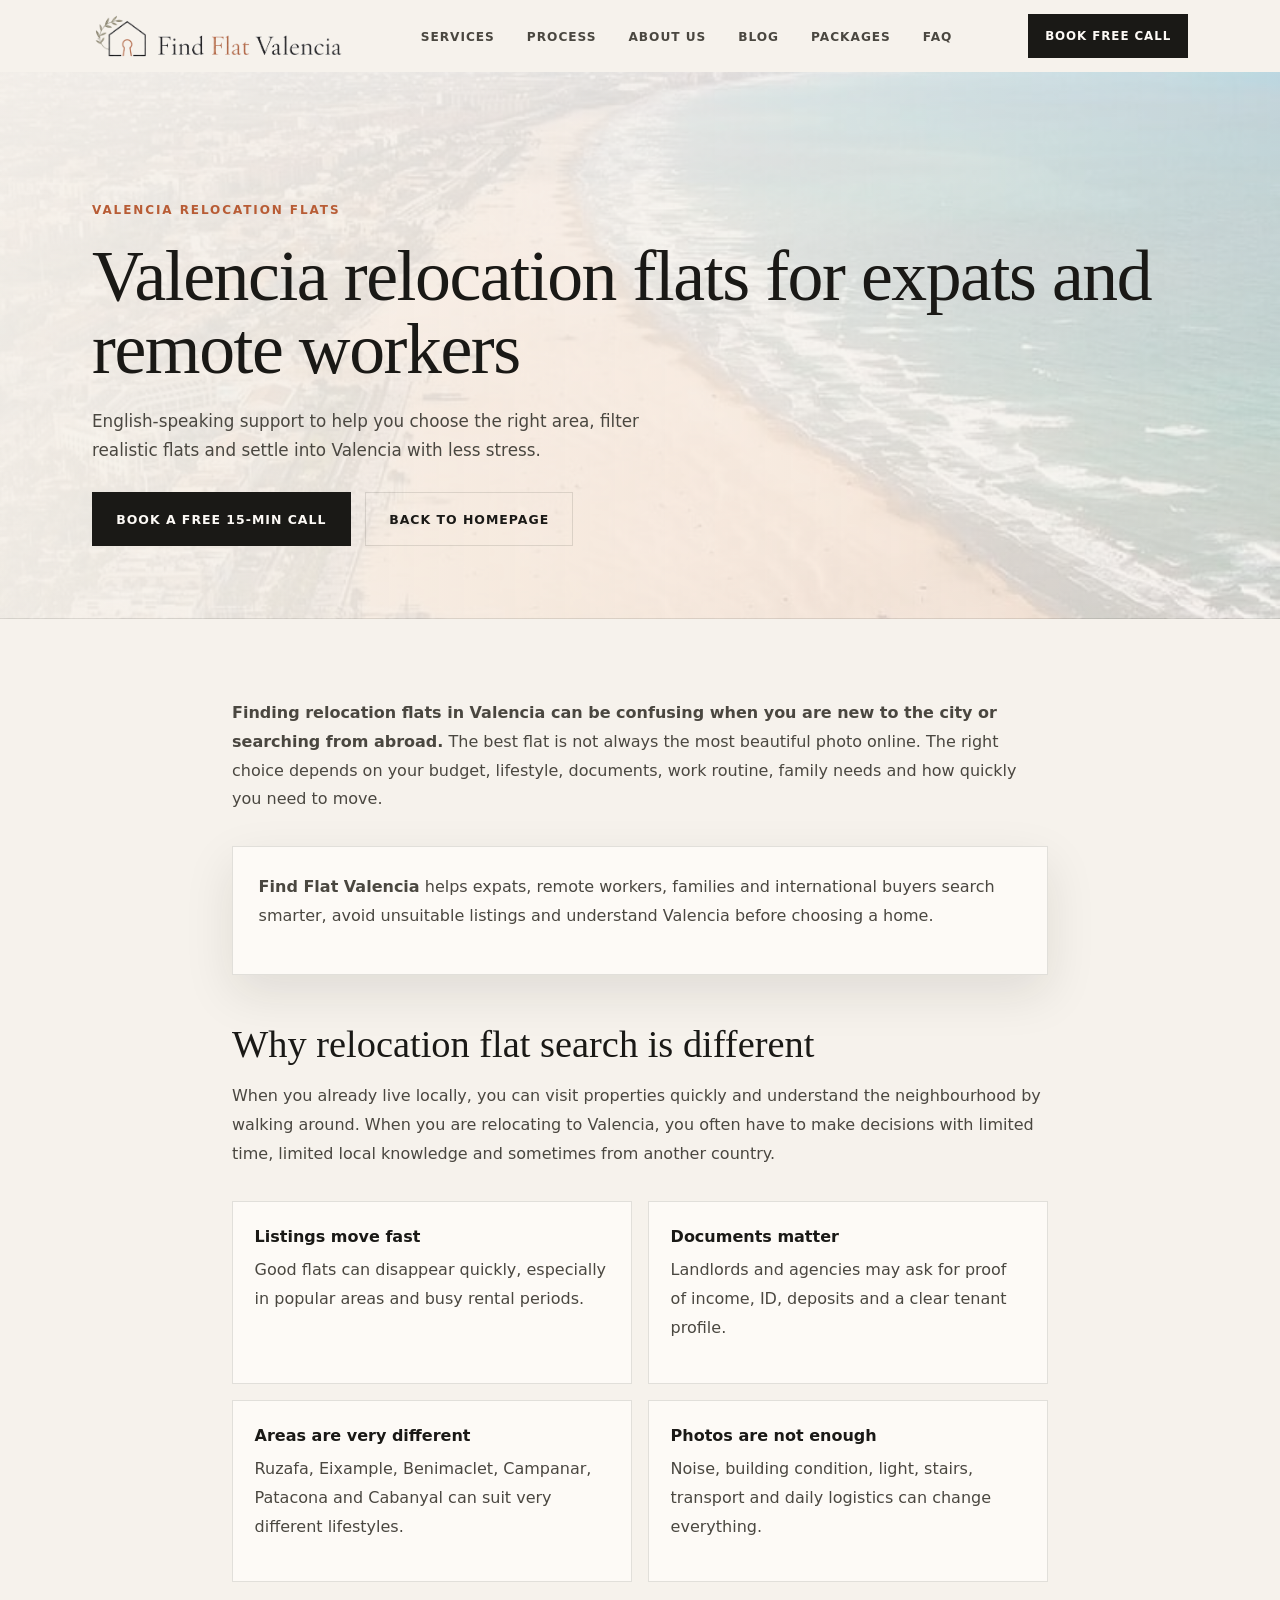
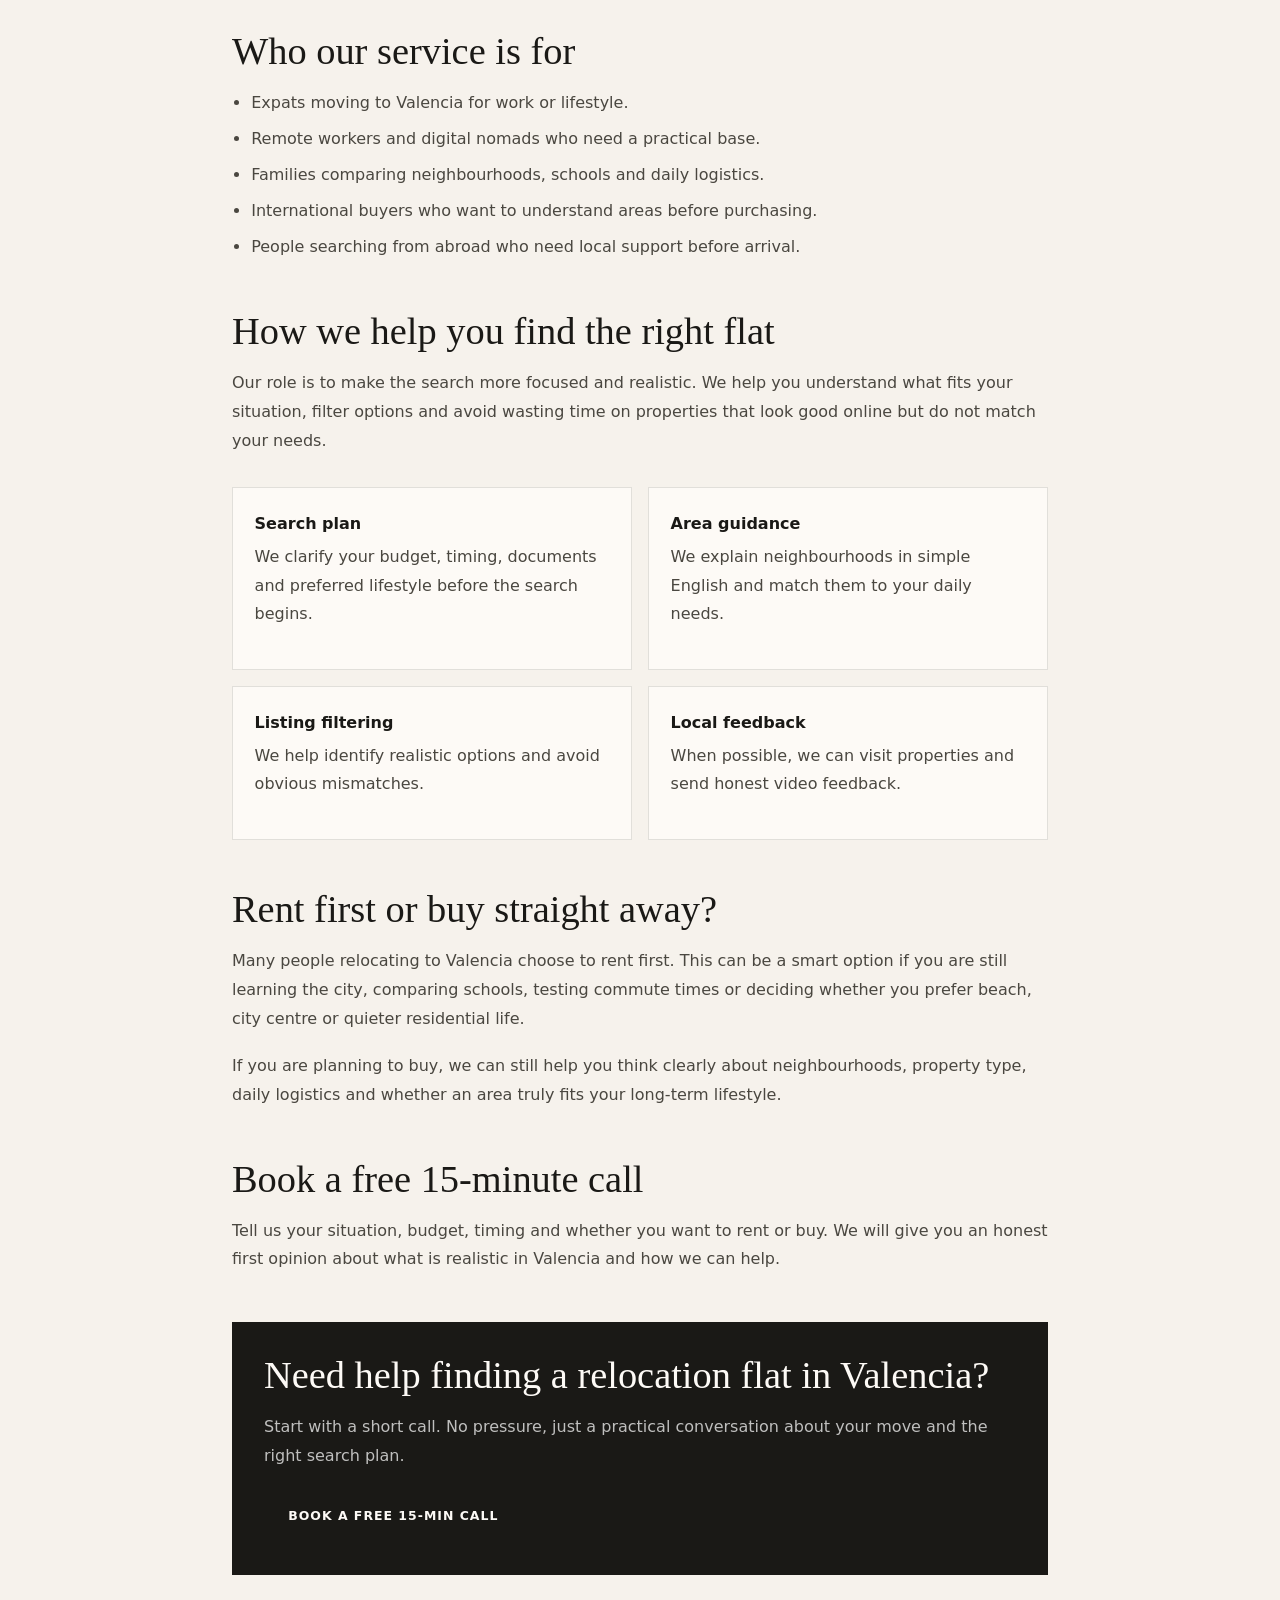
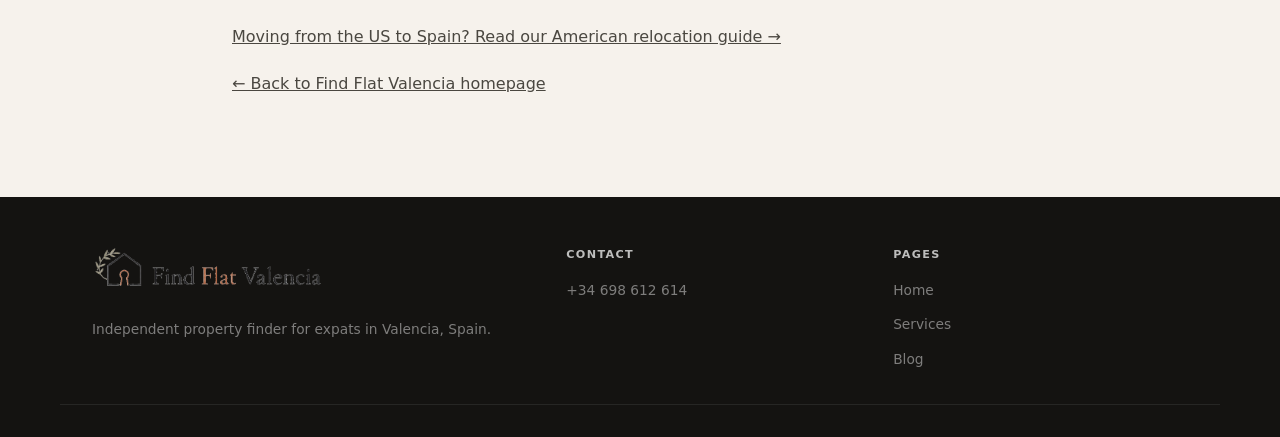
<file: valencia-relocation-flats.html>
<!DOCTYPE html>
<html lang="en">
<head>
  <meta charset="UTF-8" />
  <meta name="viewport" content="width=device-width, initial-scale=1.0" />

  <title>Valencia Relocation Flats for Expats | Find Flat Valencia</title>
  <meta name="description" content="Need relocation flats in Valencia? English-speaking support for expats, remote workers and international buyers looking for the right home before or after arriving." />
  <meta name="keywords" content="Valencia relocation flats, relocation flats Valencia, expat flats Valencia, find flat Valencia expats, Valencia relocation support, apartment search Valencia" />
  <link rel="canonical" href="https://findflatvalencia.com/valencia-relocation-flats.html" />
  <!-- Favicons / browser tab icon -->
  <link rel="icon" href="/favicon.ico" sizes="any" />
  <link rel="icon" type="image/png" sizes="16x16" href="/favicon-16x16.png" />
  <link rel="icon" type="image/png" sizes="32x32" href="/favicon-32x32.png" />
  <link rel="icon" type="image/png" sizes="48x48" href="/favicon-48x48.png" />
  <link rel="icon" type="image/png" sizes="96x96" href="/favicon-96x96.png" />
  <link rel="apple-touch-icon" sizes="180x180" href="/apple-touch-icon.png" />
  <link rel="manifest" href="/site.webmanifest" />
  <meta name="theme-color" content="#F6F2EC" />
<link rel="preload" as="image" href="valencia-landing-hero-v2.jpg" />

  <meta property="og:type" content="article" />
  <meta property="og:title" content="Valencia Relocation Flats for Expats" />
  <meta property="og:description" content="Need relocation flats in Valencia? English-speaking support for expats, remote workers and international buyers looking for the right home before or after arriving." />
  <meta property="og:image" content="https://findflatvalencia.com/fbok2-og.jpg" />

  <style>

  *, *::before, *::after { box-sizing: border-box; margin: 0; padding: 0; }
  :root {
   --bg: #F6F2EC;
   --bg2: #EDE8DF;
   --dark: #1A1916;
   --mid: #4A4740;
   --muted: #777267;
   --accent: #B85C35;
   --accent2: #E8C4AE;
   --white: #FDFAF6;
   --border: rgba(26,25,22,.12);
   --shadow: 0 18px 50px rgba(26,25,22,.10);
   --display: 'Cormorant Garamond', Georgia, serif;
   --body: 'DM Sans', system-ui, sans-serif;
   --max: 1160px;
  }
  html { scroll-behavior: smooth; }
  body { font-family: var(--body); background: var(--bg); color: var(--dark); line-height: 1.7; font-weight: 300; -webkit-font-smoothing: antialiased; }
  a { color: inherit; }
  .container { max-width: var(--max); margin: 0 auto; padding: 0 2rem; }

  nav { position: sticky; top: 0; z-index: 50; height: 72px; background: rgba(246,242,236,.94); backdrop-filter: blur(12px); border-bottom: 1px solid var(--border); }
  .nav-inner { max-width: var(--max); height: 72px; margin: 0 auto; padding: 0 2rem; display: flex; align-items: center; justify-content: space-between; gap: 1.5rem; }
  .logo { font-family: var(--display); font-size: 1.35rem; font-weight: 500; text-decoration: none; letter-spacing: .01em; white-space: nowrap; }
  .logo span { color: var(--accent); }
  .nav-links { display: flex; gap: 2rem; list-style: none; align-items: center; }
  .nav-links a { text-decoration: none; color: var(--mid); text-transform: uppercase; letter-spacing: .08em; font-size: .76rem; font-weight: 600; }
  .nav-links a:hover { color: var(--accent); }
  .nav-cta { display: inline-flex; align-items: center; justify-content: center; gap: .4rem; background: var(--dark); color: var(--white); padding: .75rem 1.05rem; text-decoration: none; text-transform: uppercase; letter-spacing: .08em; font-size: .74rem; font-weight: 700; }
  .nav-cta:hover { background: var(--accent); }

  .hero { min-height: calc(100vh - 72px); display: grid; grid-template-columns: 1.05fr .95fr; }
  .hero-copy { padding: 5.5rem 2rem 5rem max(2rem, calc((100vw - var(--max))/2 + 2rem)); display: flex; flex-direction: column; justify-content: center; }
  .eyebrow { color: var(--accent); text-transform: uppercase; letter-spacing: .16em; font-size: .75rem; font-weight: 700; margin-bottom: 1.2rem; }
  h1 { font-family: var(--display); font-size: clamp(3rem, 5.6vw, 5.2rem); line-height: 1.02; font-weight: 300; letter-spacing: -.02em; margin-bottom: 1.35rem; }
  h1 em, h2 em { color: var(--accent); font-style: italic; }
  .hero-sub { color: var(--mid); font-size: 1.05rem; max-width: 560px; margin-bottom: 1.75rem; }
  .hero-pain { display: grid; gap: .55rem; margin: 0 0 2rem; list-style: none; max-width: 560px; }
  .hero-pain li { color: var(--mid); font-size: .92rem; display: flex; gap: .65rem; align-items: flex-start; }
  .hero-pain li::before { content: "✓"; color: var(--accent); font-weight: 700; margin-top: .02rem; }
  .actions { display: flex; gap: .9rem; flex-wrap: wrap; align-items: center; }
  .btn { display: inline-flex; align-items: center; justify-content: center; gap: .45rem; padding: .95rem 1.45rem; text-decoration: none; border: 1px solid transparent; text-transform: uppercase; letter-spacing: .08em; font-size: .78rem; font-weight: 700; min-height: 48px; }
  .btn-primary { background: var(--dark); color: var(--white); }
  .btn-primary:hover { background: var(--accent); }
  .btn-secondary { background: transparent; border-color: var(--border); color: var(--dark); }
  .btn-secondary:hover { border-color: var(--accent); color: var(--accent); }
  .microcopy { margin-top: 1rem; color: var(--muted); font-size: .78rem; }
  .hero-media {
   min-height: 520px;
   position: relative;
   background-image: url('valencia-landing-hero-v2.jpg');
   background-size: cover;
   background-position: center 32%;
   background-repeat: no-repeat;
  }
  .hero-media::before {
   content:"";
   position:absolute;
   inset:0;
   background: linear-gradient(90deg, rgba(246,242,236,.98) 0%, rgba(246,242,236,.72) 18%, rgba(246,242,236,.08) 42%, rgba(26,25,22,.10) 100%), linear-gradient(180deg, rgba(255,255,255,.06) 0%, rgba(26,25,22,.10) 100%);
  }
  .hero-card { position: absolute; right: 2.2rem; bottom: 2.2rem; background: rgba(253,250,246,.95); border: 1px solid var(--border); box-shadow: var(--shadow); padding: 1.25rem; width: min(300px, calc(100% - 4rem)); }
  .hero-card strong { display: block; font-family: var(--display); color: var(--accent); font-size: 1.6rem; font-weight: 400; line-height: 1.1; margin-bottom: .35rem; }
  .hero-card p { color: var(--mid); font-size: .88rem; }

  .trust { background: var(--dark); color: var(--white); }
  .trust-grid { display: grid; grid-template-columns: repeat(4, 1fr); }
  .trust-item { padding: 1.7rem 1rem; border-right: 1px solid rgba(255,255,255,.08); text-align: center; }
  .trust-item:last-child { border-right: 0; }
  .trust-item strong { display: block; font-family: var(--display); font-size: 2rem; font-weight: 300; color: var(--accent2); line-height: 1; }
  .trust-item span { display: block; margin-top: .4rem; color: rgba(255,255,255,.55); font-size: .72rem; text-transform: uppercase; letter-spacing: .1em; font-weight: 600; }

  section { padding: 6rem 0; }
  .section-head { max-width: 680px; margin-bottom: 3rem; }
  h2 { font-family: var(--display); font-size: clamp(2.1rem, 4vw, 3.45rem); line-height: 1.12; font-weight: 300; margin-bottom: 1rem; }
  .section-text { color: var(--mid); font-size: .98rem; max-width: 620px; }

  .problem-grid { display: grid; grid-template-columns: 1fr 1fr; gap: 2rem; align-items: center; }
  .problem-box { background: var(--white); border: 1px solid var(--border); padding: 2.2rem; box-shadow: var(--shadow); }
  .problem-list { list-style: none; display: grid; gap: 1rem; }
  .problem-list li { display: flex; gap: .85rem; color: var(--mid); font-size: .95rem; }
  .problem-list li::before { content: "×"; width: 1.55rem; height: 1.55rem; border-radius: 50%; background: var(--bg2); color: var(--accent); display: inline-flex; align-items: center; justify-content: center; flex: 0 0 auto; font-weight: 700; }

  .services { background: var(--bg2); }
  .cards { display: grid; grid-template-columns: repeat(3, 1fr); gap: 1rem; }
  .card { background: var(--white); border: 1px solid var(--border); padding: 2rem; min-height: 100%; }
  .card-num { font-family: var(--display); color: var(--accent2); font-size: 2.6rem; line-height: 1; margin-bottom: 1rem; }
  h3 { font-family: var(--display); font-weight: 400; font-size: 1.45rem; line-height: 1.2; margin-bottom: .75rem; }
  .card p { color: var(--mid); font-size: .9rem; }
  .card ul { margin-top: 1rem; list-style: none; display: grid; gap: .5rem; }
  .card li { color: var(--mid); font-size: .84rem; display: flex; gap: .5rem; }
  .card li::before { content: "•"; color: var(--accent); font-weight: 700; }

  .process { background: var(--dark); color: var(--white); }
  .process .section-text { color: rgba(255,255,255,.55); }
  .steps { display: grid; grid-template-columns: repeat(4, 1fr); gap: 1px; background: rgba(255,255,255,.08); border: 1px solid rgba(255,255,255,.08); }
  .step { background: var(--dark); padding: 2rem; }
  .step strong { display: block; font-family: var(--display); font-size: 2.5rem; line-height: 1; color: rgba(255,255,255,.22); margin-bottom: 1rem; font-weight: 300; }
  .step h3 { color: var(--white); }
  .step p { color: rgba(255,255,255,.55); font-size: .88rem; }

  .packages-grid { display: grid; grid-template-columns: repeat(3, 1fr); gap: 1rem; }
  .package { background: var(--white); border: 1px solid var(--border); padding: 2rem; position: relative; }
  .package.featured { border-color: rgba(184,92,53,.55); box-shadow: var(--shadow); }
  .tag { display: inline-block; color: var(--accent); font-weight: 700; letter-spacing: .1em; font-size: .67rem; text-transform: uppercase; margin-bottom: 1rem; }
  .price { font-family: var(--display); font-size: 2.2rem; color: var(--dark); margin: .8rem 0 .3rem; }
  .price small { font-family: var(--body); font-size: .78rem; color: var(--muted); }

  .neighbourhoods { background: var(--bg2); }
  .hood-grid { display: grid; grid-template-columns: repeat(4, 1fr); gap: 1rem; }
  .hood { min-height: 160px; padding: 1.25rem; display: flex; flex-direction: column; justify-content: flex-end; background: linear-gradient(0deg, rgba(26,25,22,.72), rgba(26,25,22,.20)), var(--accent); color: var(--white); }
  .hood:nth-child(1){ background-image: linear-gradient(0deg, rgba(26,25,22,.72), rgba(26,25,22,.16)), url('https://images.unsplash.com/photo-1558618666-fcd25c85cd64?w=700&q=80'); background-size: cover; background-position: center; }
  .hood:nth-child(2){ background-image: linear-gradient(0deg, rgba(26,25,22,.72), rgba(26,25,22,.16)), url('https://images.unsplash.com/photo-1511739001486-6bfe10ce785f?w=700&q=80'); background-size: cover; background-position: center; }
  .hood:nth-child(3){ background-image: linear-gradient(0deg, rgba(26,25,22,.72), rgba(26,25,22,.16)), url('https://images.unsplash.com/photo-1534430480872-3498386e7856?w=700&q=80'); background-size: cover; background-position: center; }
  .hood:nth-child(4){ background-image: linear-gradient(0deg, rgba(26,25,22,.72), rgba(26,25,22,.16)), url('https://images.unsplash.com/photo-1523531294919-4bcd7c65e216?w=700&q=80'); background-size: cover; background-position: center; }
  .hood strong { font-family: var(--display); font-size: 1.45rem; font-weight: 400; }
  .hood span { color: var(--accent2); text-transform: uppercase; letter-spacing: .08em; font-size: .68rem; font-weight: 700; }

  .lead { background: var(--accent); color: var(--white); }
  .lead-grid { display: grid; grid-template-columns: 1fr 1fr; gap: 3rem; align-items: center; }
  .lead h2 em { color: var(--accent2); }
  .lead p, .lead li { color: rgba(255,255,255,.78); }
  .lead ul { list-style: none; display: grid; gap: .5rem; margin-top: 1rem; }
  .lead li::before { content: "✓ "; color: var(--white); font-weight: 700; }
  .lead-box { background: var(--white); color: var(--dark); padding: 2rem; box-shadow: var(--shadow); }
  .lead-box h3 { margin-bottom: .4rem; }
  .lead-box p { color: var(--mid); }
  .contact-options { display: grid; gap: .8rem; margin-top: 1.2rem; }
  .contact-options a { text-decoration: none; padding: 1rem; border: 1px solid var(--border); background: var(--bg); font-weight: 700; color: var(--dark); display: flex; justify-content: space-between; align-items: center; }
  .contact-options a:hover { border-color: var(--accent); color: var(--accent); }

  .faq-grid { display: grid; grid-template-columns: repeat(2, 1fr); gap: 1rem; }
  details { background: var(--white); border: 1px solid var(--border); padding: 1.25rem; }
  summary { cursor: pointer; font-weight: 700; color: var(--dark); }
  details p { color: var(--mid); margin-top: .75rem; font-size: .9rem; }

  footer { background: #141311; color: rgba(255,255,255,.45); padding: 3rem 0 2rem; }
  .footer-grid { display: grid; grid-template-columns: 1.5fr 1fr 1fr; gap: 2rem; border-bottom: 1px solid rgba(255,255,255,.08); padding-bottom: 2rem; }
  footer .logo { color: var(--white); display: inline-block; margin-bottom: .8rem; }
  footer p, footer a { color: rgba(255,255,255,.45); font-size: .86rem; text-decoration: none; }
  footer a:hover { color: var(--accent2); }
  footer h4 { color: rgba(255,255,255,.72); text-transform: uppercase; letter-spacing: .12em; font-size: .7rem; margin-bottom: .75rem; }
  footer ul { list-style: none; display: grid; gap: .45rem; }
  .footer-bottom { display: flex; justify-content: space-between; gap: 1rem; padding-top: 1.5rem; flex-wrap: wrap; }


 
  /* ─── MOBILE-FIRST IMPROVEMENTS ─── */
  .mobile-menu-toggle {
   display: none;
   border: 1px solid var(--border);
   background: rgba(253,250,246,.82);
   color: var(--dark);
   padding: .62rem .72rem;
   font-size: .76rem;
   font-weight: 800;
   letter-spacing: .08em;
   text-transform: uppercase;
   cursor: pointer;
  }

  @media (max-width: 950px) {
   body { overflow-x: hidden; }
   .nav-inner {
    height: 64px;
    padding: 0 1rem;
    position: relative;
   }
   .logo { font-size: 1.12rem; }
   .nav-cta {
    display: none;
   }
   .mobile-menu-toggle {
    display: inline-flex;
    align-items: center;
    justify-content: center;
   }
   .nav-links {
    display: none;
    position: absolute;
    top: 64px;
    left: 1rem;
    right: 1rem;
    background: rgba(253,250,246,.98);
    border: 1px solid var(--border);
    box-shadow: var(--shadow);
    padding: .75rem;
    z-index: 80;
    flex-direction: column;
    align-items: stretch;
    gap: .15rem;
   }
   .nav-links.open { display: flex; }
   .nav-links li { width: 100%; }
   .nav-links a {
    display: block;
    padding: .85rem .8rem;
    font-size: .78rem;
   }

   .hero {
    min-height: auto;
    grid-template-columns: 1fr;
   }
   .hero-copy {
    min-height: auto;
    padding: 3.2rem 1.1rem 2.4rem;
   }
   h1 {
    font-size: clamp(2.55rem, 12vw, 3.65rem);
    line-height: 1.04;
    margin-bottom: 1.05rem;
   }
   .hero-sub {
    font-size: .98rem;
    line-height: 1.65;
    margin-bottom: 1.25rem;
   }
   .hero-pain {
    gap: .45rem;
    margin-bottom: 1.45rem;
   }
   .hero-pain li {
    font-size: .88rem;
    line-height: 1.45;
   }
   .actions {
    flex-direction: column;
    align-items: stretch;
    gap: .65rem;
   }
   .btn {
    width: 100%;
    min-height: 50px;
    padding: .9rem 1rem;
   }
   .microcopy {
    font-size: .76rem;
    line-height: 1.45;
   }
   .hero-media {
    order: -1;
    min-height: 300px;
    background-position: center 22%;
   }
   .hero-media::before {
    background: linear-gradient(180deg, rgba(26,25,22,.08) 0%, rgba(26,25,22,.20) 100%);
   }
   .hero-card {
    right: 1rem;
    left: 1rem;
    bottom: 1rem;
    width: auto;
    padding: 1rem;
   }
   .hero-card strong {
    font-size: 1.28rem;
   }
   .hero-card p {
    font-size: .82rem;
    line-height: 1.45;
   }

   section { padding: 4.2rem 0; }
   .container, .nav-inner {
    padding-left: 1.1rem;
    padding-right: 1.1rem;
   }
   .section-head {
    margin-bottom: 2rem;
   }
   h2 {
    font-size: clamp(2rem, 9vw, 2.75rem);
   }
   .section-text {
    font-size: .94rem;
    line-height: 1.65;
   }

   .trust-grid {
    grid-template-columns: repeat(2, 1fr);
   }
   .trust-item {
    padding: 1.25rem .75rem;
   }
   .trust-item strong {
    font-size: 1.55rem;
   }
   .trust-item span {
    font-size: .66rem;
   }

   .problem-grid,
   .lead-grid {
    grid-template-columns: 1fr;
    gap: 1.2rem;
   }
   .problem-box,
   .lead-box,
   .card,
   .package,
   .faq-item {
    padding: 1.35rem;
   }

   .cards,
   .packages-grid,
   .steps {
    grid-template-columns: 1fr;
    gap: .85rem;
   }

   .hood-grid {
    grid-template-columns: 1fr;
   }
   .hood {
    min-height: 220px;
   }

   .footer-grid {
    grid-template-columns: 1fr;
    gap: 1.4rem;
   }
   .footer-bottom {
    flex-direction: column;
    align-items: flex-start;
   }

   footer {
    padding-bottom: 5.2rem;
   }
  }

  @media (max-width: 560px) {
   .eyebrow {
    font-size: .68rem;
    margin-bottom: .85rem;
   }
   .hero-media {
    min-height: 250px;
   }
   .hero-card {
    display: none;
   }
   .trust-grid,
   .steps,
   .faq-grid {
    grid-template-columns: 1fr;
   }
   .trust-item {
    border-right: 0;
    border-bottom: 1px solid rgba(255,255,255,.08);
   }
   .trust-item:last-child {
    border-bottom: 0;
   }
   .lead-form {
    gap: .65rem;
   }
   .lead-form input,
   .lead-form button {
    min-height: 50px;
    font-size: .9rem;
   }
  }

 
  /* ─── POLISHED MOBILE MENU BAR ─── */
  .mobile-menu-cta { display: none; }

  .hamburger {
   position: relative;
   display: block;
   width: 22px;
   height: 2px;
   background: var(--dark);
   border-radius: 999px;
   transition: background .2s ease;
  }
  .hamburger::before,
  .hamburger::after {
   content: "";
   position: absolute;
   left: 0;
   width: 22px;
   height: 2px;
   background: var(--dark);
   border-radius: 999px;
   transition: transform .22s ease, top .22s ease;
  }
  .hamburger::before { top: -7px; }
  .hamburger::after { top: 7px; }

  .mobile-menu-toggle[aria-expanded="true"] .hamburger {
   background: transparent;
  }
  .mobile-menu-toggle[aria-expanded="true"] .hamburger::before {
   top: 0;
   transform: rotate(45deg);
  }
  .mobile-menu-toggle[aria-expanded="true"] .hamburger::after {
   top: 0;
   transform: rotate(-45deg);
  }

  @media (max-width: 950px) {
   header.site-nav,
   .site-nav {
    position: sticky;
    top: 0;
    z-index: 100;
    background: rgba(246,242,236,.96);
    backdrop-filter: blur(14px);
    border-bottom: 1px solid var(--border);
   }

   .nav-inner {
    height: 64px;
   }

   .mobile-menu-toggle {
    width: 44px;
    height: 44px;
    padding: 0;
    border-radius: 999px;
    background: rgba(253,250,246,.92);
    border: 1px solid rgba(26,25,22,.13);
    box-shadow: 0 8px 24px rgba(26,25,22,.07);
   }

   .nav-links {
    top: 72px;
    left: 1rem;
    right: 1rem;
    padding: .5rem;
    border-radius: 18px;
    overflow: hidden;
   }

   .nav-links a {
    border-radius: 12px;
    color: var(--dark);
   }

   .nav-links a:hover {
    background: var(--bg2);
   }

   .mobile-menu-cta {
    display: block;
    margin-top: .35rem;
    padding-top: .35rem;
    border-top: 1px solid var(--border);
   }

   .mobile-menu-cta a {
    background: var(--accent);
    color: var(--white) !important;
    text-align: center;
    font-weight: 800;
   }

   .mobile-menu-cta a:hover {
    background: var(--dark);
   }
  }


    .article-hero {
      padding: 8rem 0 4.5rem;
      background:
        linear-gradient(90deg, rgba(246,242,236,.96), rgba(246,242,236,.76)),
        url('valencia-landing-hero-v2.jpg') center 30%/cover no-repeat;
      border-bottom: 1px solid var(--border);
    }
    .article-wrap {
      max-width: 880px;
      margin: 0 auto;
      padding: 5rem 2rem;
    }
    .article-wrap h2 {
      margin-top: 3rem;
      margin-bottom: 1rem;
      font-size: clamp(1.9rem, 3vw, 2.6rem);
    }
    .article-wrap h3 {
      margin-top: 2rem;
      font-size: 1.45rem;
    }
    .article-wrap p {
      color: var(--mid);
      margin-bottom: 1.15rem;
      font-size: 1rem;
      line-height: 1.8;
    }
    .article-wrap ul,
    .article-wrap ol {
      margin: 1rem 0 1.5rem 1.2rem;
      color: var(--mid);
      line-height: 1.8;
    }
    .article-wrap li { margin-bottom: .45rem; }
    .article-box {
      background: var(--white);
      border: 1px solid var(--border);
      box-shadow: var(--shadow);
      padding: 1.6rem;
      margin: 2rem 0;
    }
    .article-cta {
      background: var(--dark);
      color: var(--white);
      padding: 2rem;
      margin: 3rem 0;
    }
    .article-cta h2 { color: var(--white); margin-top: 0; }
    .article-cta p { color: rgba(255,255,255,.72); }
    .tip-grid {
      display: grid;
      grid-template-columns: 1fr 1fr;
      gap: 1rem;
      margin: 2rem 0;
    }
    .tip-card {
      background: var(--white);
      border: 1px solid var(--border);
      padding: 1.35rem;
    }
    .tip-card strong {
      display: block;
      color: var(--dark);
      margin-bottom: .35rem;
    }
    .official-links a {
      color: var(--accent);
      font-weight: 700;
    }
    @media (max-width: 750px) {
      .article-hero {
        padding: 6.5rem 0 3rem;
        background-position: center top;
      }
      .article-wrap {
        padding: 3.5rem 1.1rem;
      }
      .tip-grid {
        grid-template-columns: 1fr;
      }
      .article-box,
      .article-cta {
        padding: 1.25rem;
      }
    }
  
  .logo {
    display: inline-flex;
    align-items: center;
    text-decoration: none;
    line-height: 1;
  }
  .logo img {
    display: block;
    height: 48px;
    width: auto;
    object-fit: contain;
  }
  .footer-brand img {
    display: block;
    height: 58px;
    width: auto;
    object-fit: contain;
    margin-bottom: .8rem;
  }
  @media (max-width: 768px) {
    .logo img {
      height: 40px;
    }
    .footer-brand img {
      height: 48px;
    }
  }


  .footer-brand {
    display: flex;
    align-items: center;
    margin-bottom: 1rem;
  }
  .footer-brand img {
    display: block;
    height: 44px;
    width: auto;
    object-fit: contain;
  }
  @media (max-width: 768px) {
    .footer-brand {
      justify-content: flex-start;
    }
    .footer-brand img {
      height: 40px;
    }
  }


  footer .footer-brand {
    display: inline-flex;
    align-items: center;
    margin-bottom: 1rem;
  }
  footer .footer-brand img {
    display: block;
    height: 44px;
    width: auto;
    object-fit: contain;
  }
  @media (max-width: 768px) {
    footer .footer-brand img {
      height: 40px;
    }
  }


  /* ─── MOBILE APP-LIKE NAV + RESPONSIVE POLISH ─── */
  .mobile-menu-toggle {
    display: none;
    width: 46px;
    height: 46px;
    border: 1px solid var(--border);
    background: var(--dark);
    color: var(--white);
    align-items: center;
    justify-content: center;
    cursor: pointer;
    position: relative;
    z-index: 1002;
  }

  .hamburger,
  .hamburger::before,
  .hamburger::after {
    display: block;
    width: 20px;
    height: 2px;
    background: currentColor;
    transition: transform .25s ease, opacity .25s ease;
  }

  .hamburger {
    position: relative;
  }

  .hamburger::before,
  .hamburger::after {
    content: "";
    position: absolute;
    left: 0;
  }

  .hamburger::before {
    top: -7px;
  }

  .hamburger::after {
    top: 7px;
  }

  .mobile-menu-toggle[aria-expanded="true"] .hamburger {
    background: transparent;
  }

  .mobile-menu-toggle[aria-expanded="true"] .hamburger::before {
    transform: translateY(7px) rotate(45deg);
  }

  .mobile-menu-toggle[aria-expanded="true"] .hamburger::after {
    transform: translateY(-7px) rotate(-45deg);
  }

  .mobile-menu-backdrop {
    display: none;
  }

  @media (max-width: 860px) {
    body {
      overflow-x: hidden;
    }

    .site-nav {
      z-index: 1000;
    }

    .nav-inner {
      height: 72px;
      padding-inline: 1rem;
      display: flex;
      justify-content: space-between;
      gap: .75rem;
    }

    .logo img {
      height: 43px;
      max-width: 210px;
    }

    .mobile-menu-toggle {
      display: inline-flex;
      margin-left: auto;
      flex: 0 0 auto;
    }

    .nav-cta {
      display: none !important;
    }

    .nav-links {
      position: fixed;
      top: 0;
      right: 0;
      width: min(84vw, 360px);
      height: 100vh;
      padding: 6rem 1.25rem 1.25rem;
      background: var(--white);
      border-left: 1px solid var(--border);
      box-shadow: -24px 0 70px rgba(0,0,0,.18);
      display: flex;
      flex-direction: column;
      align-items: stretch;
      justify-content: flex-start;
      gap: 0;
      transform: translateX(105%);
      transition: transform .28s ease;
      z-index: 1001;
      overflow-y: auto;
    }

    .nav-links.open {
      transform: translateX(0);
    }

    .nav-links li {
      width: 100%;
      border-bottom: 1px solid var(--border);
    }

    .nav-links a {
      display: block;
      padding: 1rem .25rem;
      font-size: .9rem;
      letter-spacing: .12em;
      color: var(--dark);
    }

    .nav-links .mobile-menu-cta {
      display: block;
      border-bottom: 0;
      margin-top: 1rem;
    }

    .nav-links .mobile-menu-cta a {
      background: var(--dark);
      color: var(--white);
      text-align: center;
      padding: 1rem;
      font-weight: 900;
    }

    .mobile-menu-backdrop {
      position: fixed;
      inset: 0;
      background: rgba(20,19,17,.44);
      backdrop-filter: blur(3px);
      z-index: 999;
    }

    .mobile-menu-backdrop.open {
      display: block;
    }

    .hero {
      min-height: auto;
      padding: 5.5rem 0 3.5rem;
    }

    .hero .container,
    .hero-grid,
    .split,
    .two-col,
    .footer-grid,
    .cards,
    .packages,
    .process-grid,
    .faq-grid {
      grid-template-columns: 1fr !important;
    }

    .hero h1,
    h1 {
      font-size: clamp(3rem, 14vw, 4.9rem);
      line-height: .96;
      max-width: 100%;
    }

    .hero-sub,
    .section-text,
    p {
      max-width: 100%;
    }

    .actions {
      display: grid;
      grid-template-columns: 1fr;
      gap: .75rem;
      width: 100%;
    }

    .btn,
    .btn-primary,
    .btn-secondary,
    .btn-accent {
      width: 100%;
      justify-content: center;
      text-align: center;
      min-height: 52px;
      display: inline-flex;
      align-items: center;
    }

    section {
      padding: 4rem 0;
    }

    .container {
      padding-inline: 1rem;
    }

    .section-head h2,
    section h2 {
      font-size: clamp(2.35rem, 11vw, 4rem);
      line-height: 1;
    }

    .card,
    .package-card,
    .faq-item,
    details,
    .article-box,
    .article-cta {
      padding: 1.25rem !important;
    }

    img,
    video,
    iframe {
      max-width: 100%;
      height: auto;
    }

    .hero-image,
    .hero-photo,
    .image-panel {
      min-height: 320px;
      background-position: center;
    }

    footer {
      padding-bottom: 2rem;
    }

    footer .footer-grid {
      gap: 2rem;
    }

    footer .footer-brand img {
      height: 42px;
      max-width: 250px;
    }

    .footer-bottom {
      display: grid;
      gap: .75rem;
      text-align: left;
    }
  }

  @media (max-width: 480px) {
    .nav-inner {
      height: 68px;
      padding-inline: .85rem;
    }

    .logo img {
      height: 39px;
      max-width: 190px;
    }

    .mobile-menu-toggle {
      width: 44px;
      height: 44px;
    }

    .hero {
      padding-top: 4.75rem;
    }

    .hero h1,
    h1 {
      font-size: clamp(2.65rem, 13.5vw, 4rem);
    }

    .eyebrow {
      font-size: .68rem;
      letter-spacing: .18em;
    }

    .hero-sub,
    .section-text,
    p,
    li {
      font-size: .96rem;
      line-height: 1.65;
    }

    .nav-links {
      width: min(88vw, 340px);
      padding-top: 5.5rem;
    }
  }


  /* ─── CLEAR MOBILE MENU UX ─── */
  @media (max-width: 860px) {
    .mobile-menu-toggle {
      display: inline-flex !important;
      width: auto;
      min-width: 86px;
      height: 44px;
      padding: 0 .9rem;
      gap: .55rem;
      border-radius: 0;
      border: 1px solid var(--dark);
      background: var(--dark);
      color: var(--white);
      font-size: .72rem;
      font-weight: 900;
      letter-spacing: .12em;
      text-transform: uppercase;
      align-items: center;
      justify-content: center;
      box-shadow: 0 10px 22px rgba(0,0,0,.12);
    }

    .mobile-menu-toggle::before {
      content: "Menu";
    }

    .mobile-menu-toggle[aria-expanded="true"]::before {
      content: "Close";
    }

    .hamburger,
    .hamburger::before,
    .hamburger::after {
      width: 18px;
      height: 2px;
    }

    .nav-links {
      top: 0;
      right: 0;
      padding-top: 5.25rem;
    }

    .nav-links::before {
      content: "Navigation";
      position: absolute;
      top: 1.65rem;
      left: 1.25rem;
      font-size: .72rem;
      font-weight: 900;
      letter-spacing: .16em;
      text-transform: uppercase;
      color: var(--accent);
    }

    .nav-links a {
      font-size: .86rem;
      padding: 1.08rem .25rem;
    }

    .nav-links .mobile-menu-cta a {
      margin-top: .45rem;
      border-radius: 0;
      box-shadow: none;
    }
  }

  @media (max-width: 480px) {
    .mobile-menu-toggle {
      min-width: 82px;
      height: 42px;
      padding: 0 .75rem;
      font-size: .68rem;
    }

    .logo img {
      max-width: 175px;
    }
  }

</style>
<link rel="stylesheet" href="style.css" />
<script type="application/ld+json">
{
  "@context": "https://schema.org",
  "@type": "Article",
  "headline": "Valencia Relocation Flats for Expats and Remote Workers",
  "description": "Need relocation flats in Valencia? English-speaking support for expats, remote workers and international buyers looking for the right home before or after arriving.",
  "author": {
    "@type": "Organization",
    "name": "Find Flat Valencia"
  },
  "publisher": {
    "@type": "Organization",
    "name": "Find Flat Valencia",
    "logo": {
      "@type": "ImageObject",
      "url": "https://findflatvalencia.com/find-flat-valencia-logo-official.png"
    }
  },
  "image": "https://findflatvalencia.com/fbok2-og.jpg",
  "mainEntityOfPage": "https://findflatvalencia.com/valencia-relocation-flats.html",
  "dateModified": "2026-08-01"
}
</script>
<script type="application/ld+json">
{
  "@context": "https://schema.org",
  "@type": "FAQPage",
  "mainEntity": [
    {
      "@type": "Question",
      "name": "What are Valencia relocation flats?",
      "acceptedAnswer": {
        "@type": "Answer",
        "text": "Relocation flats are rental or purchase options suitable for people moving to Valencia who need local guidance, realistic filtering and support before or after arrival."
      }
    },
    {
      "@type": "Question",
      "name": "Can you help if I am still abroad?",
      "acceptedAnswer": {
        "@type": "Answer",
        "text": "Yes. We can help with area guidance, listing filtering, agency communication and honest feedback before you arrive in Valencia."
      }
    },
    {
      "@type": "Question",
      "name": "Which Valencia areas are best for relocation?",
      "acceptedAnswer": {
        "@type": "Answer",
        "text": "It depends on your lifestyle, budget and needs. Ruzafa, Eixample, Benimaclet, Campanar, Patacona and Cabanyal can all work for different people."
      }
    },
    {
      "@type": "Question",
      "name": "Do you help renters and buyers?",
      "acceptedAnswer": {
        "@type": "Answer",
        "text": "Yes. Find Flat Valencia can help people looking to rent, buy or understand the city before making a property decision."
      }
    }
  ]
}
</script>
</head>

<body>
<div class="ffv-mobile-overlay" aria-hidden="true">
  <div class="ffv-mobile-panel" role="dialog" aria-modal="true" aria-label="Mobile navigation">
    <div class="ffv-mobile-head">
      <img src="find-flat-valencia-logo-official.png" alt="Find Flat Valencia">
      <button class="ffv-close-btn" type="button" aria-label="Close menu">×</button>
    </div>
    <nav class="ffv-mobile-nav" aria-label="Mobile navigation">
      <ul>
        <li><a href="index.html#services">Services</a></li>
        <li><a href="index.html#process">Process</a></li>
        <li><a href="index.html#about">About us</a></li>
        <li><a href="index.html#packages">Packages</a></li>
        <li><a href="index.html#areas">Blog</a></li>
        <li><a href="index.html#faq">FAQ</a></li>
        <li><a href="valencia-relocation-flats.html">Relocation flats</a></li>
        <li><a href="contact/">Contact</a></li>
      </ul>
    </nav>
    <div class="ffv-mobile-cta">
      <a href="https://docs.google.com/forms/d/e/1FAIpQLSdxXPG-dzI2IXyH8CfDdJmxdlSp20rvUesakMLwTe5v26tiOw/viewform?usp=publish-editor" target="_blank" rel="noopener">Book free call</a>
    </div>
  </div>
</div>
  <header class="site-nav">
    <div class="nav-inner">
      <a class="logo" href="index.html" aria-label="Find Flat Valencia home"><img src="find-flat-valencia-logo-official.png" alt="Find Flat Valencia logo"></a>
      <ul class="nav-links">
        <li><a href="index.html#services">Services</a></li>
        <li><a href="index.html#process">Process</a></li>
        <li><a href="index.html#about">About us</a></li>
        <li><a href="index.html#areas">Blog</a></li>
        <li><a href="index.html#packages">Packages</a></li>
        <li><a href="index.html#faq">FAQ</a></li>
      </ul>
      <a class="nav-cta" href="https://docs.google.com/forms/d/e/1FAIpQLSdxXPG-dzI2IXyH8CfDdJmxdlSp20rvUesakMLwTe5v26tiOw/viewform?usp=publish-editor" target="_blank" rel="noopener">Book free call</a>
    <button class="ffv-menu-btn" type="button" aria-label="Open menu" aria-expanded="false">
  <span></span>
  <span></span>
  <span></span>
</button>
</div>
  </header>
<main>
    <section class="article-hero">
      <div class="container">
        <p class="eyebrow">Valencia relocation flats</p>
        <h1>Valencia relocation flats for expats and remote workers</h1>
        <p class="hero-sub">English-speaking support to help you choose the right area, filter realistic flats and settle into Valencia with less stress.</p>
        <div class="actions">
          <a class="btn btn-primary" href="https://docs.google.com/forms/d/e/1FAIpQLSdxXPG-dzI2IXyH8CfDdJmxdlSp20rvUesakMLwTe5v26tiOw/viewform?usp=publish-editor" target="_blank" rel="noopener">Book a free 15-min call</a>
          <a class="btn btn-secondary" href="index.html">Back to homepage</a>
        </div>
      </div>
    </section>

    <article class="article-wrap">
      <p><strong>Finding relocation flats in Valencia can be confusing when you are new to the city or searching from abroad.</strong> The best flat is not always the most beautiful photo online. The right choice depends on your budget, lifestyle, documents, work routine, family needs and how quickly you need to move.</p>

      <div class="article-box">
        <p><strong>Find Flat Valencia</strong> helps expats, remote workers, families and international buyers search smarter, avoid unsuitable listings and understand Valencia before choosing a home.</p>
      </div>

      <h2>Why relocation flat search is different</h2>
      <p>When you already live locally, you can visit properties quickly and understand the neighbourhood by walking around. When you are relocating to Valencia, you often have to make decisions with limited time, limited local knowledge and sometimes from another country.</p>

      <div class="tip-grid">
        <div class="tip-card">
          <strong>Listings move fast</strong>
          <p>Good flats can disappear quickly, especially in popular areas and busy rental periods.</p>
        </div>
        <div class="tip-card">
          <strong>Documents matter</strong>
          <p>Landlords and agencies may ask for proof of income, ID, deposits and a clear tenant profile.</p>
        </div>
        <div class="tip-card">
          <strong>Areas are very different</strong>
          <p>Ruzafa, Eixample, Benimaclet, Campanar, Patacona and Cabanyal can suit very different lifestyles.</p>
        </div>
        <div class="tip-card">
          <strong>Photos are not enough</strong>
          <p>Noise, building condition, light, stairs, transport and daily logistics can change everything.</p>
        </div>
      </div>

      <h2>Who our service is for</h2>
      <ul>
        <li>Expats moving to Valencia for work or lifestyle.</li>
        <li>Remote workers and digital nomads who need a practical base.</li>
        <li>Families comparing neighbourhoods, schools and daily logistics.</li>
        <li>International buyers who want to understand areas before purchasing.</li>
        <li>People searching from abroad who need local support before arrival.</li>
      </ul>

      <h2>How we help you find the right flat</h2>
      <p>Our role is to make the search more focused and realistic. We help you understand what fits your situation, filter options and avoid wasting time on properties that look good online but do not match your needs.</p>

      <div class="tip-grid">
        <div class="tip-card">
          <strong>Search plan</strong>
          <p>We clarify your budget, timing, documents and preferred lifestyle before the search begins.</p>
        </div>
        <div class="tip-card">
          <strong>Area guidance</strong>
          <p>We explain neighbourhoods in simple English and match them to your daily needs.</p>
        </div>
        <div class="tip-card">
          <strong>Listing filtering</strong>
          <p>We help identify realistic options and avoid obvious mismatches.</p>
        </div>
        <div class="tip-card">
          <strong>Local feedback</strong>
          <p>When possible, we can visit properties and send honest video feedback.</p>
        </div>
      </div>

      <h2>Rent first or buy straight away?</h2>
      <p>Many people relocating to Valencia choose to rent first. This can be a smart option if you are still learning the city, comparing schools, testing commute times or deciding whether you prefer beach, city centre or quieter residential life.</p>

      <p>If you are planning to buy, we can still help you think clearly about neighbourhoods, property type, daily logistics and whether an area truly fits your long-term lifestyle.</p>

      <h2>Book a free 15-minute call</h2>
      <p>Tell us your situation, budget, timing and whether you want to rent or buy. We will give you an honest first opinion about what is realistic in Valencia and how we can help.</p>

      <div class="article-cta">
        <h2>Need help finding a relocation flat in Valencia?</h2>
        <p>Start with a short call. No pressure, just a practical conversation about your move and the right search plan.</p>
        <a class="btn btn-primary" href="https://docs.google.com/forms/d/e/1FAIpQLSdxXPG-dzI2IXyH8CfDdJmxdlSp20rvUesakMLwTe5v26tiOw/viewform?usp=publish-editor" target="_blank" rel="noopener">Book a free 15-min call</a>
      </div>

      <p><a href="americans-moving-to-spain-main-tips.html">Moving from the US to Spain? Read our American relocation guide →</a></p>
      <p><a href="index.html">← Back to Find Flat Valencia homepage</a></p>

    </article>
  </main>

  <footer>
    <div class="container footer-grid">
      <div>
        <div class="footer-brand"><img src="find-flat-valencia-logo-official.png" alt="Find Flat Valencia logo"></div>
        <p>Independent property finder for expats in Valencia, Spain.</p>
      </div>
      <div>
        <h4>Contact</h4>
        <ul>
          <li><a href="tel:+34698612614">+34 698 612 614</a></li>
          <li>
</li>
        </ul>
      </div>
      <div>
        <h4>Pages</h4>
        <ul>
          <li><a href="index.html">Home</a></li>
          <li><a href="index.html#services">Services</a></li>
          <li><a href="americans-moving-to-spain-main-tips.html">Blog</a></li>
        </ul>
      </div>
    </div>
  </footer>

  

  <script src="script.js" defer></script>
</body>
</html>
</file>
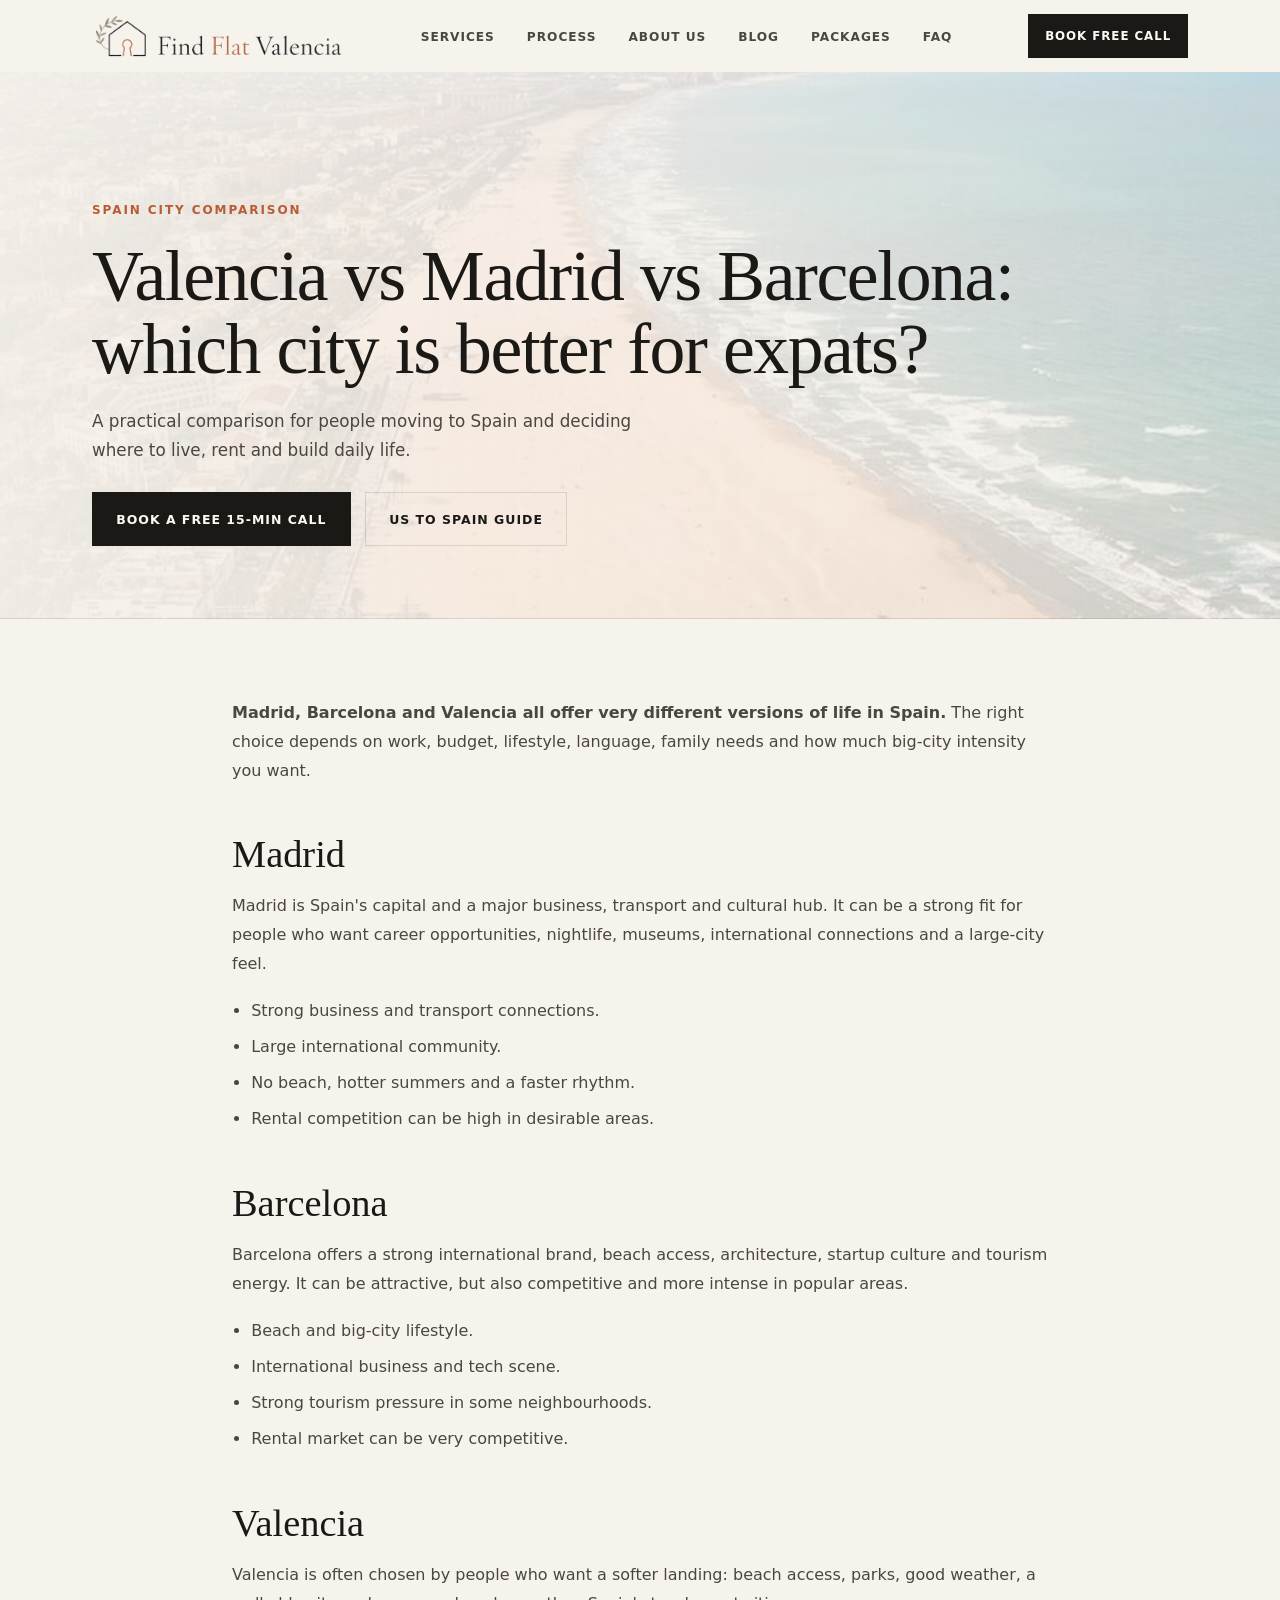
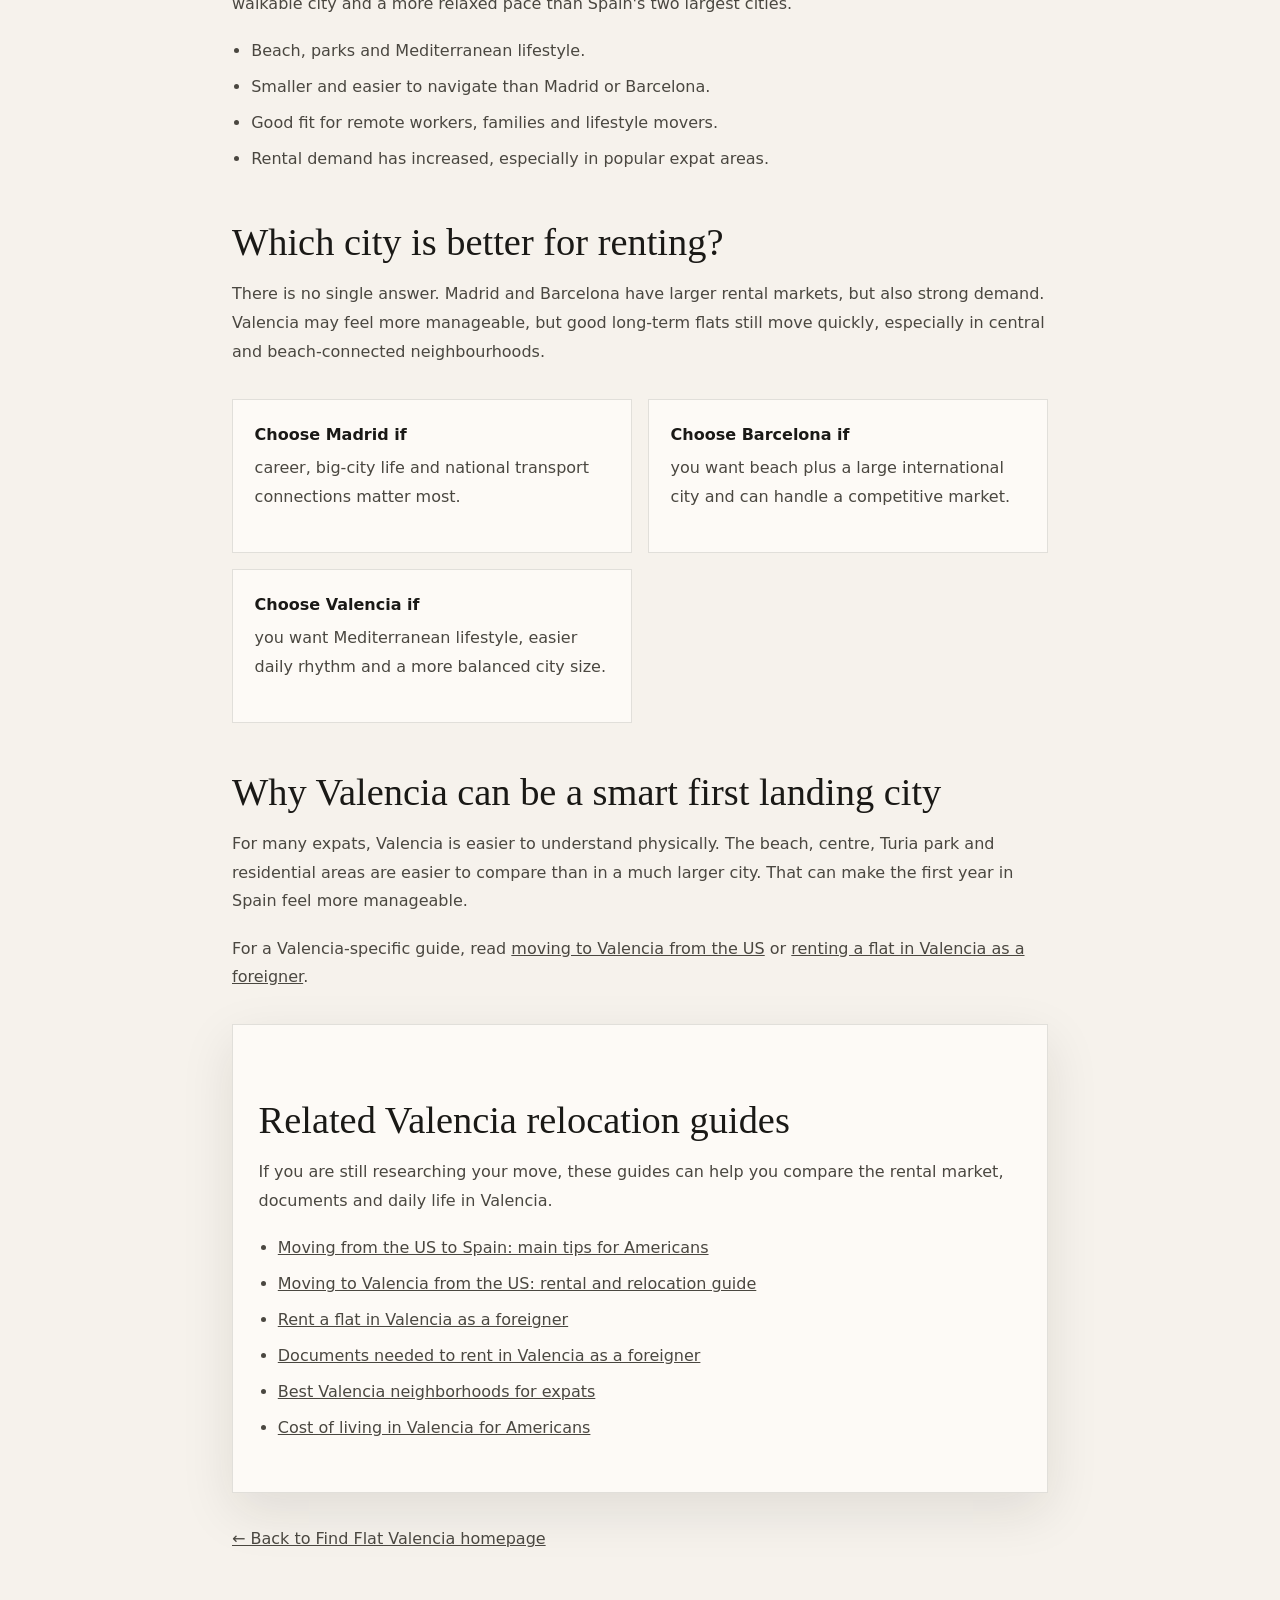
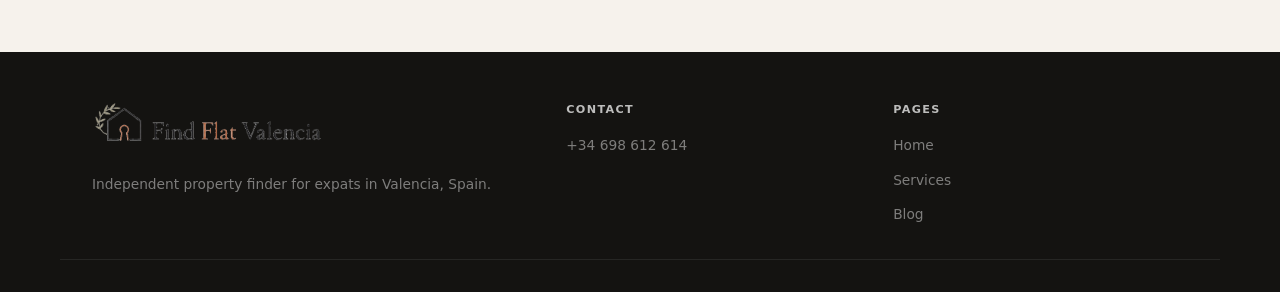
<file: valencia-vs-madrid-vs-barcelona-for-expats.html>
<!DOCTYPE html>
<html lang="en">
<head>
  <meta charset="UTF-8" />
  <meta name="viewport" content="width=device-width, initial-scale=1.0" />

  <title>Valencia vs Madrid vs Barcelona: Which City Is Better for Expats?</title>
  <meta name="description" content="Valencia vs Madrid vs Barcelona for expats: compare lifestyle, renting, city size, beach access, work opportunities and relocation fit." />
  <meta name="keywords" content="Valencia vs Madrid vs Barcelona expats, best city in Spain for expats, moving to Valencia vs Madrid, Valencia vs Barcelona living, Spain expat cities" />
  <link rel="canonical" href="https://findflatvalencia.com/valencia-vs-madrid-vs-barcelona-for-expats.html" />
  <!-- Favicons / browser tab icon -->
  <link rel="icon" href="/favicon.ico" sizes="any" />
  <link rel="icon" type="image/png" sizes="16x16" href="/favicon-16x16.png" />
  <link rel="icon" type="image/png" sizes="32x32" href="/favicon-32x32.png" />
  <link rel="icon" type="image/png" sizes="48x48" href="/favicon-48x48.png" />
  <link rel="icon" type="image/png" sizes="96x96" href="/favicon-96x96.png" />
  <link rel="apple-touch-icon" sizes="180x180" href="/apple-touch-icon.png" />
  <link rel="manifest" href="/site.webmanifest" />
  <meta name="theme-color" content="#F6F2EC" />
<link rel="preload" as="image" href="valencia-landing-hero-v2.jpg" />

  <meta property="og:type" content="article" />
  <meta property="og:title" content="Moving from US to Spain in 2026: Guide for Americans" />
  <meta property="og:description" content="Moving from the US to Spain? Practical guide for Americans covering visas, NIE, housing, healthcare, banking and why Valencia can be a smart landing city." />
  <meta property="og:image" content="https://findflatvalencia.com/fbok2-og.jpg" />

  <style>

  *, *::before, *::after { box-sizing: border-box; margin: 0; padding: 0; }
  :root {
   --bg: #F6F2EC;
   --bg2: #EDE8DF;
   --dark: #1A1916;
   --mid: #4A4740;
   --muted: #777267;
   --accent: #B85C35;
   --accent2: #E8C4AE;
   --white: #FDFAF6;
   --border: rgba(26,25,22,.12);
   --shadow: 0 18px 50px rgba(26,25,22,.10);
   --display: 'Cormorant Garamond', Georgia, serif;
   --body: 'DM Sans', system-ui, sans-serif;
   --max: 1160px;
  }
  html { scroll-behavior: smooth; }
  body { font-family: var(--body); background: var(--bg); color: var(--dark); line-height: 1.7; font-weight: 300; -webkit-font-smoothing: antialiased; }
  a { color: inherit; }
  .container { max-width: var(--max); margin: 0 auto; padding: 0 2rem; }

  nav { position: sticky; top: 0; z-index: 50; height: 72px; background: rgba(246,242,236,.94); backdrop-filter: blur(12px); border-bottom: 1px solid var(--border); }
  .nav-inner { max-width: var(--max); height: 72px; margin: 0 auto; padding: 0 2rem; display: flex; align-items: center; justify-content: space-between; gap: 1.5rem; }
  .logo { font-family: var(--display); font-size: 1.35rem; font-weight: 500; text-decoration: none; letter-spacing: .01em; white-space: nowrap; }
  .logo span { color: var(--accent); }
  .nav-links { display: flex; gap: 2rem; list-style: none; align-items: center; }
  .nav-links a { text-decoration: none; color: var(--mid); text-transform: uppercase; letter-spacing: .08em; font-size: .76rem; font-weight: 600; }
  .nav-links a:hover { color: var(--accent); }
  .nav-cta { display: inline-flex; align-items: center; justify-content: center; gap: .4rem; background: var(--dark); color: var(--white); padding: .75rem 1.05rem; text-decoration: none; text-transform: uppercase; letter-spacing: .08em; font-size: .74rem; font-weight: 700; }
  .nav-cta:hover { background: var(--accent); }

  .hero { min-height: calc(100vh - 72px); display: grid; grid-template-columns: 1.05fr .95fr; }
  .hero-copy { padding: 5.5rem 2rem 5rem max(2rem, calc((100vw - var(--max))/2 + 2rem)); display: flex; flex-direction: column; justify-content: center; }
  .eyebrow { color: var(--accent); text-transform: uppercase; letter-spacing: .16em; font-size: .75rem; font-weight: 700; margin-bottom: 1.2rem; }
  h1 { font-family: var(--display); font-size: clamp(3rem, 5.6vw, 5.2rem); line-height: 1.02; font-weight: 300; letter-spacing: -.02em; margin-bottom: 1.35rem; }
  h1 em, h2 em { color: var(--accent); font-style: italic; }
  .hero-sub { color: var(--mid); font-size: 1.05rem; max-width: 560px; margin-bottom: 1.75rem; }
  .hero-pain { display: grid; gap: .55rem; margin: 0 0 2rem; list-style: none; max-width: 560px; }
  .hero-pain li { color: var(--mid); font-size: .92rem; display: flex; gap: .65rem; align-items: flex-start; }
  .hero-pain li::before { content: "✓"; color: var(--accent); font-weight: 700; margin-top: .02rem; }
  .actions { display: flex; gap: .9rem; flex-wrap: wrap; align-items: center; }
  .btn { display: inline-flex; align-items: center; justify-content: center; gap: .45rem; padding: .95rem 1.45rem; text-decoration: none; border: 1px solid transparent; text-transform: uppercase; letter-spacing: .08em; font-size: .78rem; font-weight: 700; min-height: 48px; }
  .btn-primary { background: var(--dark); color: var(--white); }
  .btn-primary:hover { background: var(--accent); }
  .btn-secondary { background: transparent; border-color: var(--border); color: var(--dark); }
  .btn-secondary:hover { border-color: var(--accent); color: var(--accent); }
  .microcopy { margin-top: 1rem; color: var(--muted); font-size: .78rem; }
  .hero-media {
   min-height: 520px;
   position: relative;
   background-image: url('valencia-landing-hero-v2.jpg');
   background-size: cover;
   background-position: center 32%;
   background-repeat: no-repeat;
  }
  .hero-media::before {
   content:"";
   position:absolute;
   inset:0;
   background: linear-gradient(90deg, rgba(246,242,236,.98) 0%, rgba(246,242,236,.72) 18%, rgba(246,242,236,.08) 42%, rgba(26,25,22,.10) 100%), linear-gradient(180deg, rgba(255,255,255,.06) 0%, rgba(26,25,22,.10) 100%);
  }
  .hero-card { position: absolute; right: 2.2rem; bottom: 2.2rem; background: rgba(253,250,246,.95); border: 1px solid var(--border); box-shadow: var(--shadow); padding: 1.25rem; width: min(300px, calc(100% - 4rem)); }
  .hero-card strong { display: block; font-family: var(--display); color: var(--accent); font-size: 1.6rem; font-weight: 400; line-height: 1.1; margin-bottom: .35rem; }
  .hero-card p { color: var(--mid); font-size: .88rem; }

  .trust { background: var(--dark); color: var(--white); }
  .trust-grid { display: grid; grid-template-columns: repeat(4, 1fr); }
  .trust-item { padding: 1.7rem 1rem; border-right: 1px solid rgba(255,255,255,.08); text-align: center; }
  .trust-item:last-child { border-right: 0; }
  .trust-item strong { display: block; font-family: var(--display); font-size: 2rem; font-weight: 300; color: var(--accent2); line-height: 1; }
  .trust-item span { display: block; margin-top: .4rem; color: rgba(255,255,255,.55); font-size: .72rem; text-transform: uppercase; letter-spacing: .1em; font-weight: 600; }

  section { padding: 6rem 0; }
  .section-head { max-width: 680px; margin-bottom: 3rem; }
  h2 { font-family: var(--display); font-size: clamp(2.1rem, 4vw, 3.45rem); line-height: 1.12; font-weight: 300; margin-bottom: 1rem; }
  .section-text { color: var(--mid); font-size: .98rem; max-width: 620px; }

  .problem-grid { display: grid; grid-template-columns: 1fr 1fr; gap: 2rem; align-items: center; }
  .problem-box { background: var(--white); border: 1px solid var(--border); padding: 2.2rem; box-shadow: var(--shadow); }
  .problem-list { list-style: none; display: grid; gap: 1rem; }
  .problem-list li { display: flex; gap: .85rem; color: var(--mid); font-size: .95rem; }
  .problem-list li::before { content: "×"; width: 1.55rem; height: 1.55rem; border-radius: 50%; background: var(--bg2); color: var(--accent); display: inline-flex; align-items: center; justify-content: center; flex: 0 0 auto; font-weight: 700; }

  .services { background: var(--bg2); }
  .cards { display: grid; grid-template-columns: repeat(3, 1fr); gap: 1rem; }
  .card { background: var(--white); border: 1px solid var(--border); padding: 2rem; min-height: 100%; }
  .card-num { font-family: var(--display); color: var(--accent2); font-size: 2.6rem; line-height: 1; margin-bottom: 1rem; }
  h3 { font-family: var(--display); font-weight: 400; font-size: 1.45rem; line-height: 1.2; margin-bottom: .75rem; }
  .card p { color: var(--mid); font-size: .9rem; }
  .card ul { margin-top: 1rem; list-style: none; display: grid; gap: .5rem; }
  .card li { color: var(--mid); font-size: .84rem; display: flex; gap: .5rem; }
  .card li::before { content: "•"; color: var(--accent); font-weight: 700; }

  .process { background: var(--dark); color: var(--white); }
  .process .section-text { color: rgba(255,255,255,.55); }
  .steps { display: grid; grid-template-columns: repeat(4, 1fr); gap: 1px; background: rgba(255,255,255,.08); border: 1px solid rgba(255,255,255,.08); }
  .step { background: var(--dark); padding: 2rem; }
  .step strong { display: block; font-family: var(--display); font-size: 2.5rem; line-height: 1; color: rgba(255,255,255,.22); margin-bottom: 1rem; font-weight: 300; }
  .step h3 { color: var(--white); }
  .step p { color: rgba(255,255,255,.55); font-size: .88rem; }

  .packages-grid { display: grid; grid-template-columns: repeat(3, 1fr); gap: 1rem; }
  .package { background: var(--white); border: 1px solid var(--border); padding: 2rem; position: relative; }
  .package.featured { border-color: rgba(184,92,53,.55); box-shadow: var(--shadow); }
  .tag { display: inline-block; color: var(--accent); font-weight: 700; letter-spacing: .1em; font-size: .67rem; text-transform: uppercase; margin-bottom: 1rem; }
  .price { font-family: var(--display); font-size: 2.2rem; color: var(--dark); margin: .8rem 0 .3rem; }
  .price small { font-family: var(--body); font-size: .78rem; color: var(--muted); }

  .neighbourhoods { background: var(--bg2); }
  .hood-grid { display: grid; grid-template-columns: repeat(4, 1fr); gap: 1rem; }
  .hood { min-height: 160px; padding: 1.25rem; display: flex; flex-direction: column; justify-content: flex-end; background: linear-gradient(0deg, rgba(26,25,22,.72), rgba(26,25,22,.20)), var(--accent); color: var(--white); }
  .hood:nth-child(1){ background-image: linear-gradient(0deg, rgba(26,25,22,.72), rgba(26,25,22,.16)), url('https://images.unsplash.com/photo-1558618666-fcd25c85cd64?w=700&q=80'); background-size: cover; background-position: center; }
  .hood:nth-child(2){ background-image: linear-gradient(0deg, rgba(26,25,22,.72), rgba(26,25,22,.16)), url('https://images.unsplash.com/photo-1511739001486-6bfe10ce785f?w=700&q=80'); background-size: cover; background-position: center; }
  .hood:nth-child(3){ background-image: linear-gradient(0deg, rgba(26,25,22,.72), rgba(26,25,22,.16)), url('https://images.unsplash.com/photo-1534430480872-3498386e7856?w=700&q=80'); background-size: cover; background-position: center; }
  .hood:nth-child(4){ background-image: linear-gradient(0deg, rgba(26,25,22,.72), rgba(26,25,22,.16)), url('https://images.unsplash.com/photo-1523531294919-4bcd7c65e216?w=700&q=80'); background-size: cover; background-position: center; }
  .hood strong { font-family: var(--display); font-size: 1.45rem; font-weight: 400; }
  .hood span { color: var(--accent2); text-transform: uppercase; letter-spacing: .08em; font-size: .68rem; font-weight: 700; }

  .lead { background: var(--accent); color: var(--white); }
  .lead-grid { display: grid; grid-template-columns: 1fr 1fr; gap: 3rem; align-items: center; }
  .lead h2 em { color: var(--accent2); }
  .lead p, .lead li { color: rgba(255,255,255,.78); }
  .lead ul { list-style: none; display: grid; gap: .5rem; margin-top: 1rem; }
  .lead li::before { content: "✓ "; color: var(--white); font-weight: 700; }
  .lead-box { background: var(--white); color: var(--dark); padding: 2rem; box-shadow: var(--shadow); }
  .lead-box h3 { margin-bottom: .4rem; }
  .lead-box p { color: var(--mid); }
  .contact-options { display: grid; gap: .8rem; margin-top: 1.2rem; }
  .contact-options a { text-decoration: none; padding: 1rem; border: 1px solid var(--border); background: var(--bg); font-weight: 700; color: var(--dark); display: flex; justify-content: space-between; align-items: center; }
  .contact-options a:hover { border-color: var(--accent); color: var(--accent); }

  .faq-grid { display: grid; grid-template-columns: repeat(2, 1fr); gap: 1rem; }
  details { background: var(--white); border: 1px solid var(--border); padding: 1.25rem; }
  summary { cursor: pointer; font-weight: 700; color: var(--dark); }
  details p { color: var(--mid); margin-top: .75rem; font-size: .9rem; }

  footer { background: #141311; color: rgba(255,255,255,.45); padding: 3rem 0 2rem; }
  .footer-grid { display: grid; grid-template-columns: 1.5fr 1fr 1fr; gap: 2rem; border-bottom: 1px solid rgba(255,255,255,.08); padding-bottom: 2rem; }
  footer .logo { color: var(--white); display: inline-block; margin-bottom: .8rem; }
  footer p, footer a { color: rgba(255,255,255,.45); font-size: .86rem; text-decoration: none; }
  footer a:hover { color: var(--accent2); }
  footer h4 { color: rgba(255,255,255,.72); text-transform: uppercase; letter-spacing: .12em; font-size: .7rem; margin-bottom: .75rem; }
  footer ul { list-style: none; display: grid; gap: .45rem; }
  .footer-bottom { display: flex; justify-content: space-between; gap: 1rem; padding-top: 1.5rem; flex-wrap: wrap; }


 
  /* ─── MOBILE-FIRST IMPROVEMENTS ─── */
  .mobile-menu-toggle {
   display: none;
   border: 1px solid var(--border);
   background: rgba(253,250,246,.82);
   color: var(--dark);
   padding: .62rem .72rem;
   font-size: .76rem;
   font-weight: 800;
   letter-spacing: .08em;
   text-transform: uppercase;
   cursor: pointer;
  }

  @media (max-width: 950px) {
   body { overflow-x: hidden; }
   .nav-inner {
    height: 64px;
    padding: 0 1rem;
    position: relative;
   }
   .logo { font-size: 1.12rem; }
   .nav-cta {
    display: none;
   }
   .mobile-menu-toggle {
    display: inline-flex;
    align-items: center;
    justify-content: center;
   }
   .nav-links {
    display: none;
    position: absolute;
    top: 64px;
    left: 1rem;
    right: 1rem;
    background: rgba(253,250,246,.98);
    border: 1px solid var(--border);
    box-shadow: var(--shadow);
    padding: .75rem;
    z-index: 80;
    flex-direction: column;
    align-items: stretch;
    gap: .15rem;
   }
   .nav-links.open { display: flex; }
   .nav-links li { width: 100%; }
   .nav-links a {
    display: block;
    padding: .85rem .8rem;
    font-size: .78rem;
   }

   .hero {
    min-height: auto;
    grid-template-columns: 1fr;
   }
   .hero-copy {
    min-height: auto;
    padding: 3.2rem 1.1rem 2.4rem;
   }
   h1 {
    font-size: clamp(2.55rem, 12vw, 3.65rem);
    line-height: 1.04;
    margin-bottom: 1.05rem;
   }
   .hero-sub {
    font-size: .98rem;
    line-height: 1.65;
    margin-bottom: 1.25rem;
   }
   .hero-pain {
    gap: .45rem;
    margin-bottom: 1.45rem;
   }
   .hero-pain li {
    font-size: .88rem;
    line-height: 1.45;
   }
   .actions {
    flex-direction: column;
    align-items: stretch;
    gap: .65rem;
   }
   .btn {
    width: 100%;
    min-height: 50px;
    padding: .9rem 1rem;
   }
   .microcopy {
    font-size: .76rem;
    line-height: 1.45;
   }
   .hero-media {
    order: -1;
    min-height: 300px;
    background-position: center 22%;
   }
   .hero-media::before {
    background: linear-gradient(180deg, rgba(26,25,22,.08) 0%, rgba(26,25,22,.20) 100%);
   }
   .hero-card {
    right: 1rem;
    left: 1rem;
    bottom: 1rem;
    width: auto;
    padding: 1rem;
   }
   .hero-card strong {
    font-size: 1.28rem;
   }
   .hero-card p {
    font-size: .82rem;
    line-height: 1.45;
   }

   section { padding: 4.2rem 0; }
   .container, .nav-inner {
    padding-left: 1.1rem;
    padding-right: 1.1rem;
   }
   .section-head {
    margin-bottom: 2rem;
   }
   h2 {
    font-size: clamp(2rem, 9vw, 2.75rem);
   }
   .section-text {
    font-size: .94rem;
    line-height: 1.65;
   }

   .trust-grid {
    grid-template-columns: repeat(2, 1fr);
   }
   .trust-item {
    padding: 1.25rem .75rem;
   }
   .trust-item strong {
    font-size: 1.55rem;
   }
   .trust-item span {
    font-size: .66rem;
   }

   .problem-grid,
   .lead-grid {
    grid-template-columns: 1fr;
    gap: 1.2rem;
   }
   .problem-box,
   .lead-box,
   .card,
   .package,
   .faq-item {
    padding: 1.35rem;
   }

   .cards,
   .packages-grid,
   .steps {
    grid-template-columns: 1fr;
    gap: .85rem;
   }

   .hood-grid {
    grid-template-columns: 1fr;
   }
   .hood {
    min-height: 220px;
   }

   .footer-grid {
    grid-template-columns: 1fr;
    gap: 1.4rem;
   }
   .footer-bottom {
    flex-direction: column;
    align-items: flex-start;
   }

   footer {
    padding-bottom: 5.2rem;
   }
  }

  @media (max-width: 560px) {
   .eyebrow {
    font-size: .68rem;
    margin-bottom: .85rem;
   }
   .hero-media {
    min-height: 250px;
   }
   .hero-card {
    display: none;
   }
   .trust-grid,
   .steps,
   .faq-grid {
    grid-template-columns: 1fr;
   }
   .trust-item {
    border-right: 0;
    border-bottom: 1px solid rgba(255,255,255,.08);
   }
   .trust-item:last-child {
    border-bottom: 0;
   }
   .lead-form {
    gap: .65rem;
   }
   .lead-form input,
   .lead-form button {
    min-height: 50px;
    font-size: .9rem;
   }
  }

 
  /* ─── POLISHED MOBILE MENU BAR ─── */
  .mobile-menu-cta { display: none; }

  .hamburger {
   position: relative;
   display: block;
   width: 22px;
   height: 2px;
   background: var(--dark);
   border-radius: 999px;
   transition: background .2s ease;
  }
  .hamburger::before,
  .hamburger::after {
   content: "";
   position: absolute;
   left: 0;
   width: 22px;
   height: 2px;
   background: var(--dark);
   border-radius: 999px;
   transition: transform .22s ease, top .22s ease;
  }
  .hamburger::before { top: -7px; }
  .hamburger::after { top: 7px; }

  .mobile-menu-toggle[aria-expanded="true"] .hamburger {
   background: transparent;
  }
  .mobile-menu-toggle[aria-expanded="true"] .hamburger::before {
   top: 0;
   transform: rotate(45deg);
  }
  .mobile-menu-toggle[aria-expanded="true"] .hamburger::after {
   top: 0;
   transform: rotate(-45deg);
  }

  @media (max-width: 950px) {
   header.site-nav,
   .site-nav {
    position: sticky;
    top: 0;
    z-index: 100;
    background: rgba(246,242,236,.96);
    backdrop-filter: blur(14px);
    border-bottom: 1px solid var(--border);
   }

   .nav-inner {
    height: 64px;
   }

   .mobile-menu-toggle {
    width: 44px;
    height: 44px;
    padding: 0;
    border-radius: 999px;
    background: rgba(253,250,246,.92);
    border: 1px solid rgba(26,25,22,.13);
    box-shadow: 0 8px 24px rgba(26,25,22,.07);
   }

   .nav-links {
    top: 72px;
    left: 1rem;
    right: 1rem;
    padding: .5rem;
    border-radius: 18px;
    overflow: hidden;
   }

   .nav-links a {
    border-radius: 12px;
    color: var(--dark);
   }

   .nav-links a:hover {
    background: var(--bg2);
   }

   .mobile-menu-cta {
    display: block;
    margin-top: .35rem;
    padding-top: .35rem;
    border-top: 1px solid var(--border);
   }

   .mobile-menu-cta a {
    background: var(--accent);
    color: var(--white) !important;
    text-align: center;
    font-weight: 800;
   }

   .mobile-menu-cta a:hover {
    background: var(--dark);
   }
  }


    .article-hero {
      padding: 8rem 0 4.5rem;
      background:
        linear-gradient(90deg, rgba(246,242,236,.96), rgba(246,242,236,.76)),
        url('valencia-landing-hero-v2.jpg') center 30%/cover no-repeat;
      border-bottom: 1px solid var(--border);
    }
    .article-wrap {
      max-width: 880px;
      margin: 0 auto;
      padding: 5rem 2rem;
    }
    .article-wrap h2 {
      margin-top: 3rem;
      margin-bottom: 1rem;
      font-size: clamp(1.9rem, 3vw, 2.6rem);
    }
    .article-wrap h3 {
      margin-top: 2rem;
      font-size: 1.45rem;
    }
    .article-wrap p {
      color: var(--mid);
      margin-bottom: 1.15rem;
      font-size: 1rem;
      line-height: 1.8;
    }
    .article-wrap ul,
    .article-wrap ol {
      margin: 1rem 0 1.5rem 1.2rem;
      color: var(--mid);
      line-height: 1.8;
    }
    .article-wrap li { margin-bottom: .45rem; }
    .article-box {
      background: var(--white);
      border: 1px solid var(--border);
      box-shadow: var(--shadow);
      padding: 1.6rem;
      margin: 2rem 0;
    }
    .article-cta {
      background: var(--dark);
      color: var(--white);
      padding: 2rem;
      margin: 3rem 0;
    }
    .article-cta h2 { color: var(--white); margin-top: 0; }
    .article-cta p { color: rgba(255,255,255,.72); }
    .tip-grid {
      display: grid;
      grid-template-columns: 1fr 1fr;
      gap: 1rem;
      margin: 2rem 0;
    }
    .tip-card {
      background: var(--white);
      border: 1px solid var(--border);
      padding: 1.35rem;
    }
    .tip-card strong {
      display: block;
      color: var(--dark);
      margin-bottom: .35rem;
    }
    .official-links a {
      color: var(--accent);
      font-weight: 700;
    }
    @media (max-width: 750px) {
      .article-hero {
        padding: 6.5rem 0 3rem;
        background-position: center top;
      }
      .article-wrap {
        padding: 3.5rem 1.1rem;
      }
      .tip-grid {
        grid-template-columns: 1fr;
      }
      .article-box,
      .article-cta {
        padding: 1.25rem;
      }
    }
  
  .logo {
    display: inline-flex;
    align-items: center;
    text-decoration: none;
    line-height: 1;
  }
  .logo img {
    display: block;
    height: 48px;
    width: auto;
    object-fit: contain;
  }
  .footer-brand img {
    display: block;
    height: 58px;
    width: auto;
    object-fit: contain;
    margin-bottom: .8rem;
  }
  @media (max-width: 768px) {
    .logo img {
      height: 40px;
    }
    .footer-brand img {
      height: 48px;
    }
  }


  .footer-brand {
    display: flex;
    align-items: center;
    margin-bottom: 1rem;
  }
  .footer-brand img {
    display: block;
    height: 44px;
    width: auto;
    object-fit: contain;
  }
  @media (max-width: 768px) {
    .footer-brand {
      justify-content: flex-start;
    }
    .footer-brand img {
      height: 40px;
    }
  }


  footer .footer-brand {
    display: inline-flex;
    align-items: center;
    margin-bottom: 1rem;
  }
  footer .footer-brand img {
    display: block;
    height: 44px;
    width: auto;
    object-fit: contain;
  }
  @media (max-width: 768px) {
    footer .footer-brand img {
      height: 40px;
    }
  }


  /* ─── MOBILE APP-LIKE NAV + RESPONSIVE POLISH ─── */
  .mobile-menu-toggle {
    display: none;
    width: 46px;
    height: 46px;
    border: 1px solid var(--border);
    background: var(--dark);
    color: var(--white);
    align-items: center;
    justify-content: center;
    cursor: pointer;
    position: relative;
    z-index: 1002;
  }

  .hamburger,
  .hamburger::before,
  .hamburger::after {
    display: block;
    width: 20px;
    height: 2px;
    background: currentColor;
    transition: transform .25s ease, opacity .25s ease;
  }

  .hamburger {
    position: relative;
  }

  .hamburger::before,
  .hamburger::after {
    content: "";
    position: absolute;
    left: 0;
  }

  .hamburger::before {
    top: -7px;
  }

  .hamburger::after {
    top: 7px;
  }

  .mobile-menu-toggle[aria-expanded="true"] .hamburger {
    background: transparent;
  }

  .mobile-menu-toggle[aria-expanded="true"] .hamburger::before {
    transform: translateY(7px) rotate(45deg);
  }

  .mobile-menu-toggle[aria-expanded="true"] .hamburger::after {
    transform: translateY(-7px) rotate(-45deg);
  }

  .mobile-menu-backdrop {
    display: none;
  }

  @media (max-width: 860px) {
    body {
      overflow-x: hidden;
    }

    .site-nav {
      z-index: 1000;
    }

    .nav-inner {
      height: 72px;
      padding-inline: 1rem;
      display: flex;
      justify-content: space-between;
      gap: .75rem;
    }

    .logo img {
      height: 43px;
      max-width: 210px;
    }

    .mobile-menu-toggle {
      display: inline-flex;
      margin-left: auto;
      flex: 0 0 auto;
    }

    .nav-cta {
      display: none !important;
    }

    .nav-links {
      position: fixed;
      top: 0;
      right: 0;
      width: min(84vw, 360px);
      height: 100vh;
      padding: 6rem 1.25rem 1.25rem;
      background: var(--white);
      border-left: 1px solid var(--border);
      box-shadow: -24px 0 70px rgba(0,0,0,.18);
      display: flex;
      flex-direction: column;
      align-items: stretch;
      justify-content: flex-start;
      gap: 0;
      transform: translateX(105%);
      transition: transform .28s ease;
      z-index: 1001;
      overflow-y: auto;
    }

    .nav-links.open {
      transform: translateX(0);
    }

    .nav-links li {
      width: 100%;
      border-bottom: 1px solid var(--border);
    }

    .nav-links a {
      display: block;
      padding: 1rem .25rem;
      font-size: .9rem;
      letter-spacing: .12em;
      color: var(--dark);
    }

    .nav-links .mobile-menu-cta {
      display: block;
      border-bottom: 0;
      margin-top: 1rem;
    }

    .nav-links .mobile-menu-cta a {
      background: var(--dark);
      color: var(--white);
      text-align: center;
      padding: 1rem;
      font-weight: 900;
    }

    .mobile-menu-backdrop {
      position: fixed;
      inset: 0;
      background: rgba(20,19,17,.44);
      backdrop-filter: blur(3px);
      z-index: 999;
    }

    .mobile-menu-backdrop.open {
      display: block;
    }

    .hero {
      min-height: auto;
      padding: 5.5rem 0 3.5rem;
    }

    .hero .container,
    .hero-grid,
    .split,
    .two-col,
    .footer-grid,
    .cards,
    .packages,
    .process-grid,
    .faq-grid {
      grid-template-columns: 1fr !important;
    }

    .hero h1,
    h1 {
      font-size: clamp(3rem, 14vw, 4.9rem);
      line-height: .96;
      max-width: 100%;
    }

    .hero-sub,
    .section-text,
    p {
      max-width: 100%;
    }

    .actions {
      display: grid;
      grid-template-columns: 1fr;
      gap: .75rem;
      width: 100%;
    }

    .btn,
    .btn-primary,
    .btn-secondary,
    .btn-accent {
      width: 100%;
      justify-content: center;
      text-align: center;
      min-height: 52px;
      display: inline-flex;
      align-items: center;
    }

    section {
      padding: 4rem 0;
    }

    .container {
      padding-inline: 1rem;
    }

    .section-head h2,
    section h2 {
      font-size: clamp(2.35rem, 11vw, 4rem);
      line-height: 1;
    }

    .card,
    .package-card,
    .faq-item,
    details,
    .article-box,
    .article-cta {
      padding: 1.25rem !important;
    }

    img,
    video,
    iframe {
      max-width: 100%;
      height: auto;
    }

    .hero-image,
    .hero-photo,
    .image-panel {
      min-height: 320px;
      background-position: center;
    }

    footer {
      padding-bottom: 2rem;
    }

    footer .footer-grid {
      gap: 2rem;
    }

    footer .footer-brand img {
      height: 42px;
      max-width: 250px;
    }

    .footer-bottom {
      display: grid;
      gap: .75rem;
      text-align: left;
    }
  }

  @media (max-width: 480px) {
    .nav-inner {
      height: 68px;
      padding-inline: .85rem;
    }

    .logo img {
      height: 39px;
      max-width: 190px;
    }

    .mobile-menu-toggle {
      width: 44px;
      height: 44px;
    }

    .hero {
      padding-top: 4.75rem;
    }

    .hero h1,
    h1 {
      font-size: clamp(2.65rem, 13.5vw, 4rem);
    }

    .eyebrow {
      font-size: .68rem;
      letter-spacing: .18em;
    }

    .hero-sub,
    .section-text,
    p,
    li {
      font-size: .96rem;
      line-height: 1.65;
    }

    .nav-links {
      width: min(88vw, 340px);
      padding-top: 5.5rem;
    }
  }


  /* ─── CLEAR MOBILE MENU UX ─── */
  @media (max-width: 860px) {
    .mobile-menu-toggle {
      display: inline-flex !important;
      width: auto;
      min-width: 86px;
      height: 44px;
      padding: 0 .9rem;
      gap: .55rem;
      border-radius: 0;
      border: 1px solid var(--dark);
      background: var(--dark);
      color: var(--white);
      font-size: .72rem;
      font-weight: 900;
      letter-spacing: .12em;
      text-transform: uppercase;
      align-items: center;
      justify-content: center;
      box-shadow: 0 10px 22px rgba(0,0,0,.12);
    }

    .mobile-menu-toggle::before {
      content: "Menu";
    }

    .mobile-menu-toggle[aria-expanded="true"]::before {
      content: "Close";
    }

    .hamburger,
    .hamburger::before,
    .hamburger::after {
      width: 18px;
      height: 2px;
    }

    .nav-links {
      top: 0;
      right: 0;
      padding-top: 5.25rem;
    }

    .nav-links::before {
      content: "Navigation";
      position: absolute;
      top: 1.65rem;
      left: 1.25rem;
      font-size: .72rem;
      font-weight: 900;
      letter-spacing: .16em;
      text-transform: uppercase;
      color: var(--accent);
    }

    .nav-links a {
      font-size: .86rem;
      padding: 1.08rem .25rem;
    }

    .nav-links .mobile-menu-cta a {
      margin-top: .45rem;
      border-radius: 0;
      box-shadow: none;
    }
  }

  @media (max-width: 480px) {
    .mobile-menu-toggle {
      min-width: 82px;
      height: 42px;
      padding: 0 .75rem;
      font-size: .68rem;
    }

    .logo img {
      max-width: 175px;
    }
  }

</style>
<link rel="stylesheet" href="style.css" />

<script type="application/ld+json">
{
  "@context": "https://schema.org",
  "@type": "Article",
  "headline": "Valencia vs Madrid vs Barcelona: Which City Is Better for Expats?",
  "description": "Valencia vs Madrid vs Barcelona for expats: compare lifestyle, renting, city size, beach access, work opportunities and relocation fit.",
  "url": "https://findflatvalencia.com/valencia-vs-madrid-vs-barcelona-for-expats.html",
  "mainEntityOfPage": "https://findflatvalencia.com/valencia-vs-madrid-vs-barcelona-for-expats.html",
  "author": {
    "@type": "Organization",
    "name": "Find Flat Valencia",
    "url": "https://findflatvalencia.com"
  },
  "publisher": {
    "@type": "Organization",
    "name": "Find Flat Valencia",
    "logo": {
      "@type": "ImageObject",
      "url": "https://findflatvalencia.com/find-flat-valencia-logo-official.png"
    }
  },
  "datePublished": "2026-09-22",
  "dateModified": "2026-09-22",
  "inLanguage": "en",
  "keywords": [
    "Valencia vs Madrid vs Barcelona expats",
    "best city in Spain for expats",
    "moving to Valencia vs Madrid",
    "Valencia vs Barcelona living",
    "Spain expat cities"
  ]
}
</script>
<script type="application/ld+json">
{
  "@context": "https://schema.org",
  "@type": "FAQPage",
  "mainEntity": [
    {
      "@type": "Question",
      "name": "Is Valencia better than Madrid or Barcelona for expats?",
      "acceptedAnswer": {
        "@type": "Answer",
        "text": "It depends on lifestyle. Valencia can be better for people who want Mediterranean lifestyle and a more manageable city size, while Madrid and Barcelona may offer more big-city opportunities."
      }
    },
    {
      "@type": "Question",
      "name": "Which Spanish city is best for remote workers?",
      "acceptedAnswer": {
        "@type": "Answer",
        "text": "Valencia, Madrid and Barcelona can all work for remote workers. Valencia often appeals to people who want beach access, walkability and a calmer rhythm."
      }
    },
    {
      "@type": "Question",
      "name": "Is Valencia cheaper than Madrid or Barcelona?",
      "acceptedAnswer": {
        "@type": "Answer",
        "text": "Valencia may be more affordable in some daily-life categories, but housing prices depend on area, flat quality and demand."
      }
    }
  ]
}
</script>
</head>

<body>
<div class="ffv-mobile-overlay" aria-hidden="true">
  <div class="ffv-mobile-panel" role="dialog" aria-modal="true" aria-label="Mobile navigation">
    <div class="ffv-mobile-head">
      <img src="find-flat-valencia-logo-official.png" alt="Find Flat Valencia">
      <button class="ffv-close-btn" type="button" aria-label="Close menu">×</button>
    </div>
    <nav class="ffv-mobile-nav" aria-label="Mobile navigation">
      <ul>
        <li><a href="index.html#services">Services</a></li>
        <li><a href="index.html#process">Process</a></li>
        <li><a href="index.html#about">About us</a></li>
        <li><a href="index.html#packages">Packages</a></li>
        <li><a href="index.html#areas">Blog</a></li>
        <li><a href="index.html#faq">FAQ</a></li>
        <li><a href="valencia-relocation-flats.html">Relocation flats</a></li>
        <li><a href="contact/">Contact</a></li>
      </ul>
    </nav>
    <div class="ffv-mobile-cta">
      <a href="https://docs.google.com/forms/d/e/1FAIpQLSdxXPG-dzI2IXyH8CfDdJmxdlSp20rvUesakMLwTe5v26tiOw/viewform?usp=publish-editor" target="_blank" rel="noopener">Book free call</a>
    </div>
  </div>
</div>
  <header class="site-nav">
    <div class="nav-inner">
      <a class="logo" href="index.html" aria-label="Find Flat Valencia home"><img src="find-flat-valencia-logo-official.png" alt="Find Flat Valencia logo"></a>
      <ul class="nav-links">
        <li><a href="index.html#services">Services</a></li>
        <li><a href="index.html#process">Process</a></li>
        <li><a href="index.html#about">About us</a></li>
        <li><a href="index.html#areas">Blog</a></li>
        <li><a href="index.html#packages">Packages</a></li>
        <li><a href="index.html#faq">FAQ</a></li>
      </ul>
      <a class="nav-cta" href="https://docs.google.com/forms/d/e/1FAIpQLSdxXPG-dzI2IXyH8CfDdJmxdlSp20rvUesakMLwTe5v26tiOw/viewform?usp=publish-editor" target="_blank" rel="noopener">Book free call</a>
    <button class="ffv-menu-btn" type="button" aria-label="Open menu" aria-expanded="false">
  <span></span>
  <span></span>
  <span></span>
</button>
</div>
  </header>
<main>
<section class="article-hero">
  <div class="container">
    <p class="eyebrow">Spain city comparison</p>
    <h1>Valencia vs Madrid vs Barcelona: which city is better for expats?</h1>
    <p class="hero-sub">A practical comparison for people moving to Spain and deciding where to live, rent and build daily life.</p>
    <div class="actions">
      <a class="btn btn-primary" href="https://docs.google.com/forms/d/e/1FAIpQLSdxXPG-dzI2IXyH8CfDdJmxdlSp20rvUesakMLwTe5v26tiOw/viewform?usp=publish-editor" target="_blank" rel="noopener">Book a free 15-min call</a>
      <a class="btn btn-secondary" href="americans-moving-to-spain-main-tips.html">US to Spain guide</a>
    </div>
  </div>
</section>

<article class="article-wrap">
  <p><strong>Madrid, Barcelona and Valencia all offer very different versions of life in Spain.</strong> The right choice depends on work, budget, lifestyle, language, family needs and how much big-city intensity you want.</p>

  <h2>Madrid</h2>
  <p>Madrid is Spain's capital and a major business, transport and cultural hub. It can be a strong fit for people who want career opportunities, nightlife, museums, international connections and a large-city feel.</p>

  <ul>
    <li>Strong business and transport connections.</li>
    <li>Large international community.</li>
    <li>No beach, hotter summers and a faster rhythm.</li>
    <li>Rental competition can be high in desirable areas.</li>
  </ul>

  <h2>Barcelona</h2>
  <p>Barcelona offers a strong international brand, beach access, architecture, startup culture and tourism energy. It can be attractive, but also competitive and more intense in popular areas.</p>

  <ul>
    <li>Beach and big-city lifestyle.</li>
    <li>International business and tech scene.</li>
    <li>Strong tourism pressure in some neighbourhoods.</li>
    <li>Rental market can be very competitive.</li>
  </ul>

  <h2>Valencia</h2>
  <p>Valencia is often chosen by people who want a softer landing: beach access, parks, good weather, a walkable city and a more relaxed pace than Spain's two largest cities.</p>

  <ul>
    <li>Beach, parks and Mediterranean lifestyle.</li>
    <li>Smaller and easier to navigate than Madrid or Barcelona.</li>
    <li>Good fit for remote workers, families and lifestyle movers.</li>
    <li>Rental demand has increased, especially in popular expat areas.</li>
  </ul>

  <h2>Which city is better for renting?</h2>
  <p>There is no single answer. Madrid and Barcelona have larger rental markets, but also strong demand. Valencia may feel more manageable, but good long-term flats still move quickly, especially in central and beach-connected neighbourhoods.</p>

  <div class="tip-grid">
    <div class="tip-card"><strong>Choose Madrid if</strong><p>career, big-city life and national transport connections matter most.</p></div>
    <div class="tip-card"><strong>Choose Barcelona if</strong><p>you want beach plus a large international city and can handle a competitive market.</p></div>
    <div class="tip-card"><strong>Choose Valencia if</strong><p>you want Mediterranean lifestyle, easier daily rhythm and a more balanced city size.</p></div>
  </div>

  <h2>Why Valencia can be a smart first landing city</h2>
  <p>For many expats, Valencia is easier to understand physically. The beach, centre, Turia park and residential areas are easier to compare than in a much larger city. That can make the first year in Spain feel more manageable.</p>

  <p>For a Valencia-specific guide, read <a href="moving-to-valencia-from-us.html">moving to Valencia from the US</a> or <a href="rent-a-flat-in-valencia-as-a-foreigner.html">renting a flat in Valencia as a foreigner</a>.</p>


    <div class="article-box">
      <h2>Related Valencia relocation guides</h2>
      <p>If you are still researching your move, these guides can help you compare the rental market, documents and daily life in Valencia.</p>
      <ul>
        <li><a href="americans-moving-to-spain-main-tips.html">Moving from the US to Spain: main tips for Americans</a></li>
<li><a href="moving-to-valencia-from-us.html">Moving to Valencia from the US: rental and relocation guide</a></li>
<li><a href="rent-a-flat-in-valencia-as-a-foreigner.html">Rent a flat in Valencia as a foreigner</a></li>
<li><a href="documents-needed-to-rent-in-valencia.html">Documents needed to rent in Valencia as a foreigner</a></li>
<li><a href="best-5-neighborhoods-valencia-2026.html">Best Valencia neighborhoods for expats</a></li>
<li><a href="cost-of-living-in-valencia-for-americans.html">Cost of living in Valencia for Americans</a></li>
      </ul>
    </div>


  <p><a href="index.html">← Back to Find Flat Valencia homepage</a></p>
</article>
</main>

  <footer>
    <div class="container footer-grid">
      <div>
        <div class="footer-brand"><img src="find-flat-valencia-logo-official.png" alt="Find Flat Valencia logo"></div>
        <p>Independent property finder for expats in Valencia, Spain.</p>
      </div>
      <div>
        <h4>Contact</h4>
        <ul>
          <li><a href="tel:+34698612614">+34 698 612 614</a></li>
          <li>
</li>
        </ul>
      </div>
      <div>
        <h4>Pages</h4>
        <ul>
          <li><a href="index.html">Home</a></li>
          <li><a href="index.html#services">Services</a></li>
          <li><a href="americans-moving-to-spain-main-tips.html">Blog</a></li>
        </ul>
      </div>
    </div>
  </footer>

  

  <script src="script.js" defer></script>
</body>
</html>
</file>
<file: style.css>
/* Shared safe overrides. Main visual CSS remains inside each HTML file to avoid breaking layout. */
img { max-width: 100%; height: auto; }
a[href*="docs.google.com/forms"] { cursor: pointer; }

/* Logo size update: +25% bigger on desktop and mobile */
.logo img {
  height: 48px;
}
#hbg-panel .ph-head img {
  height: 38px;
}
@media (max-width: 860px) {
  .logo img {
    height: 38px;
    max-width: 240px;
  }
}
@media (max-width: 480px) {
  .logo img {
    height: 36px;
    max-width: 230px;
  }
}


/* === Mobile polish for new SEO pages === */
@media (max-width: 860px) {
  html, body {
    width: 100%;
    max-width: 100%;
    overflow-x: hidden;
  }

  .site-nav {
    position: sticky;
    top: 0;
    z-index: 999;
  }

  .nav-inner {
    height: 68px;
    padding: 0 1rem;
    display: flex;
    align-items: center;
    justify-content: space-between;
  }

  .logo img {
    height: 38px !important;
    max-width: 230px;
    object-fit: contain;
  }

  .nav-links,
  .nav-cta {
    display: none !important;
  }

  #hbg-btn,
  .mobile-menu-toggle {
    display: inline-flex !important;
    width: 48px;
    height: 48px;
    min-width: 48px;
    align-items: center;
    justify-content: center;
    background: #141311;
    border: 0;
    margin-left: auto;
  }

  #hbg-btn .bar {
    width: 24px;
    height: 2px;
    background: #fff;
  }

  #hbg-panel {
    width: min(86vw, 340px);
  }

  #hbg-panel .ph-head {
    height: 70px;
  }

  #hbg-panel .ph-head img {
    height: 36px !important;
    max-width: 220px;
  }

  #hbg-panel nav a {
    font-size: .86rem;
    padding: 1.05rem 1.25rem;
  }

  .article-hero {
    padding: 4.5rem 0 3rem !important;
    min-height: auto !important;
    background-position: center top !important;
  }

  .article-hero .container,
  .article-wrap,
  .container {
    padding-left: 1.15rem !important;
    padding-right: 1.15rem !important;
    max-width: 100% !important;
  }

  .article-hero h1,
  h1 {
    font-size: clamp(2.35rem, 11vw, 3.7rem) !important;
    line-height: 1.02 !important;
    letter-spacing: -.02em;
    max-width: 100%;
    word-break: normal;
  }

  .article-hero .hero-sub,
  .hero-sub,
  .section-text,
  .article-wrap p {
    font-size: 1rem !important;
    line-height: 1.68 !important;
    max-width: 100%;
  }

  .eyebrow {
    font-size: .72rem !important;
    letter-spacing: .16em !important;
    line-height: 1.4;
    margin-bottom: 1rem !important;
  }

  .actions {
    display: grid !important;
    grid-template-columns: 1fr !important;
    gap: .75rem !important;
    width: 100%;
    margin-top: 1.2rem;
  }

  .btn,
  .btn-primary,
  .btn-secondary,
  .btn-inline {
    width: 100% !important;
    min-height: 54px;
    display: inline-flex !important;
    align-items: center;
    justify-content: center;
    text-align: center;
    white-space: normal;
    padding: .95rem 1rem !important;
    font-size: .78rem !important;
    line-height: 1.35;
  }

  .article-wrap {
    padding-top: 3.25rem !important;
    padding-bottom: 3.5rem !important;
  }

  .article-wrap h2 {
    font-size: clamp(1.85rem, 8vw, 2.55rem) !important;
    line-height: 1.08 !important;
    margin-top: 2.6rem !important;
  }

  .article-wrap h3 {
    font-size: 1.35rem !important;
    line-height: 1.25 !important;
  }

  .article-wrap ul,
  .article-wrap ol {
    margin-left: 1.05rem !important;
    padding-left: .35rem !important;
  }

  .article-wrap li {
    margin-bottom: .65rem !important;
    line-height: 1.65 !important;
  }

  .article-box,
  .article-cta,
  .tip-card,
  .compare-card,
  .comparison-card,
  .hood-article-card,
  .step-card {
    padding: 1.2rem !important;
    border-radius: 0;
  }

  .article-cta {
    margin: 2.4rem 0 !important;
  }

  .article-cta h2 {
    font-size: clamp(1.85rem, 8vw, 2.5rem) !important;
    line-height: 1.08 !important;
  }

  .tip-grid,
  .compare-grid,
  .comparison-grid,
  .cards,
  .packages-grid,
  .faq-grid,
  .footer-grid {
    grid-template-columns: 1fr !important;
    gap: 1rem !important;
  }

  .mini-row {
    grid-template-columns: 1fr !important;
  }

  .mini-cell {
    padding: .9rem !important;
  }

  .official-links a {
    display: inline;
    word-break: break-word;
  }

  footer {
    padding: 2.5rem 0 1.75rem !important;
  }

  footer .footer-grid {
    gap: 1.7rem !important;
  }

  footer .footer-brand img,
  .footer-brand img {
    height: 42px !important;
    max-width: 250px;
  }

  .footer-bottom {
    display: grid !important;
    gap: .6rem !important;
    text-align: left;
  }
}

@media (max-width: 480px) {
  .nav-inner {
    height: 64px;
    padding-left: .85rem !important;
    padding-right: .85rem !important;
  }

  .logo img {
    height: 34px !important;
    max-width: 205px;
  }

  #hbg-btn,
  .mobile-menu-toggle {
    width: 46px;
    height: 46px;
    min-width: 46px;
  }

  .article-hero {
    padding-top: 3.8rem !important;
    padding-bottom: 2.5rem !important;
  }

  .article-hero h1,
  h1 {
    font-size: clamp(2.15rem, 12.2vw, 3.25rem) !important;
  }

  .article-wrap {
    padding-left: 1rem !important;
    padding-right: 1rem !important;
  }

  .article-wrap p,
  .article-wrap li,
  .article-hero .hero-sub {
    font-size: .96rem !important;
  }

  .btn,
  .btn-primary,
  .btn-secondary,
  .btn-inline {
    font-size: .74rem !important;
    letter-spacing: .07em !important;
  }

  footer .footer-brand img,
  .footer-brand img {
    height: 38px !important;
  }
}


/* === FINAL MOBILE HAMBURGER MENU FIX - ALL PAGES === */
.ffv-menu-btn,
#hbg-btn,
.mobile-menu-toggle {
  display: none;
}

.ffv-mobile-overlay {
  display: none;
}

@media (max-width: 860px) {
  body.ffv-menu-open {
    overflow: hidden;
  }

  .site-nav {
    position: sticky;
    top: 0;
    z-index: 1000;
    background: rgba(246,242,236,.98);
  }

  .nav-inner {
    height: 68px !important;
    padding: 0 1rem !important;
    display: flex !important;
    align-items: center !important;
    justify-content: space-between !important;
    gap: .75rem !important;
  }

  .logo {
    display: inline-flex !important;
    align-items: center !important;
    flex: 1 1 auto !important;
    min-width: 0 !important;
    text-decoration: none !important;
  }

  .logo img {
    height: 36px !important;
    width: auto !important;
    max-width: min(230px, calc(100vw - 92px)) !important;
    object-fit: contain !important;
    display: block !important;
  }

  .nav-links,
  .nav-cta {
    display: none !important;
  }

  .ffv-menu-btn,
  #hbg-btn,
  .mobile-menu-toggle {
    display: inline-flex !important;
    width: 48px !important;
    height: 48px !important;
    min-width: 48px !important;
    flex: 0 0 48px !important;
    align-items: center !important;
    justify-content: center !important;
    flex-direction: column !important;
    gap: 6px !important;
    background: #141311 !important;
    border: 0 !important;
    border-radius: 0 !important;
    color: #fff !important;
    cursor: pointer !important;
    padding: 0 !important;
    margin: 0 !important;
    box-shadow: none !important;
    z-index: 1002 !important;
  }

  .ffv-menu-btn span,
  #hbg-btn .bar,
  .mobile-menu-toggle .hamburger,
  .mobile-menu-toggle .hamburger::before,
  .mobile-menu-toggle .hamburger::after {
    display: block !important;
    width: 25px !important;
    height: 2px !important;
    background: #fff !important;
    border-radius: 2px !important;
    transition: transform .25s ease, opacity .25s ease !important;
  }

  .mobile-menu-toggle .hamburger {
    position: relative !important;
  }

  .mobile-menu-toggle .hamburger::before,
  .mobile-menu-toggle .hamburger::after {
    content: "" !important;
    position: absolute !important;
    left: 0 !important;
  }

  .mobile-menu-toggle .hamburger::before {
    top: -8px !important;
  }

  .mobile-menu-toggle .hamburger::after {
    top: 8px !important;
  }

  .ffv-menu-btn.open span:nth-child(1),
  #hbg-btn.open .bar:nth-child(1) {
    transform: translateY(8px) rotate(45deg) !important;
  }

  .ffv-menu-btn.open span:nth-child(2),
  #hbg-btn.open .bar:nth-child(2) {
    opacity: 0 !important;
  }

  .ffv-menu-btn.open span:nth-child(3),
  #hbg-btn.open .bar:nth-child(3) {
    transform: translateY(-8px) rotate(-45deg) !important;
  }

  .ffv-mobile-overlay,
  #hbg-overlay,
  .mobile-menu-backdrop {
    display: block !important;
    visibility: hidden !important;
    opacity: 0 !important;
    position: fixed !important;
    inset: 0 !important;
    z-index: 9999 !important;
    background: rgba(20,19,17,.48) !important;
    transition: opacity .25s ease, visibility .25s ease !important;
  }

  .ffv-mobile-overlay.open,
  #hbg-overlay.open,
  .mobile-menu-backdrop.open {
    visibility: visible !important;
    opacity: 1 !important;
  }

  .ffv-mobile-panel,
  #hbg-panel {
    position: absolute !important;
    top: 0 !important;
    right: 0 !important;
    bottom: 0 !important;
    width: min(86vw, 340px) !important;
    background: #F6F2EC !important;
    color: #1A1916 !important;
    box-shadow: -24px 0 70px rgba(0,0,0,.18) !important;
    transform: translateX(100%) !important;
    transition: transform .28s ease !important;
    display: flex !important;
    flex-direction: column !important;
    overflow-y: auto !important;
  }

  .ffv-mobile-overlay.open .ffv-mobile-panel,
  #hbg-overlay.open #hbg-panel {
    transform: translateX(0) !important;
  }

  .ffv-mobile-head,
  #hbg-panel .ph-head {
    height: 70px !important;
    min-height: 70px !important;
    padding: 0 1rem !important;
    border-bottom: 1px solid rgba(26,25,22,.12) !important;
    display: flex !important;
    align-items: center !important;
    justify-content: space-between !important;
  }

  .ffv-mobile-head img,
  #hbg-panel .ph-head img {
    height: 34px !important;
    max-width: 220px !important;
    width: auto !important;
    object-fit: contain !important;
  }

  .ffv-close-btn,
  #hbg-close {
    width: 40px !important;
    height: 40px !important;
    min-width: 40px !important;
    background: #141311 !important;
    color: #fff !important;
    border: 0 !important;
    cursor: pointer !important;
    font-size: 1.15rem !important;
    line-height: 1 !important;
    display: inline-flex !important;
    align-items: center !important;
    justify-content: center !important;
  }

  .ffv-mobile-nav ul,
  #hbg-panel nav ul {
    list-style: none !important;
    padding: .25rem 0 !important;
    margin: 0 !important;
  }

  .ffv-mobile-nav li,
  #hbg-panel nav li {
    border-bottom: 1px solid rgba(26,25,22,.12) !important;
  }

  .ffv-mobile-nav a,
  #hbg-panel nav a {
    display: block !important;
    padding: 1.05rem 1.25rem !important;
    color: #1A1916 !important;
    text-decoration: none !important;
    text-transform: uppercase !important;
    letter-spacing: .1em !important;
    font-size: .84rem !important;
    font-weight: 700 !important;
  }

  .ffv-mobile-nav a:hover,
  #hbg-panel nav a:hover {
    color: #B85C35 !important;
    background: #EDE8DF !important;
  }

  .ffv-mobile-cta,
  #hbg-panel .ph-cta {
    padding: 1.25rem !important;
    margin-top: auto !important;
  }

  .ffv-mobile-cta a,
  #hbg-panel .ph-cta a {
    display: block !important;
    width: 100% !important;
    background: #141311 !important;
    color: #fff !important;
    text-align: center !important;
    padding: 1rem !important;
    text-decoration: none !important;
    text-transform: uppercase !important;
    letter-spacing: .08em !important;
    font-size: .82rem !important;
    font-weight: 800 !important;
  }
}

@media (max-width: 480px) {
  .nav-inner {
    height: 64px !important;
    padding: 0 .85rem !important;
  }

  .logo img {
    height: 33px !important;
    max-width: min(205px, calc(100vw - 88px)) !important;
  }

  .ffv-menu-btn,
  #hbg-btn,
  .mobile-menu-toggle {
    width: 46px !important;
    height: 46px !important;
    min-width: 46px !important;
    flex-basis: 46px !important;
  }

  .ffv-mobile-panel,
  #hbg-panel {
    width: min(88vw, 330px) !important;
  }
}
</file>
